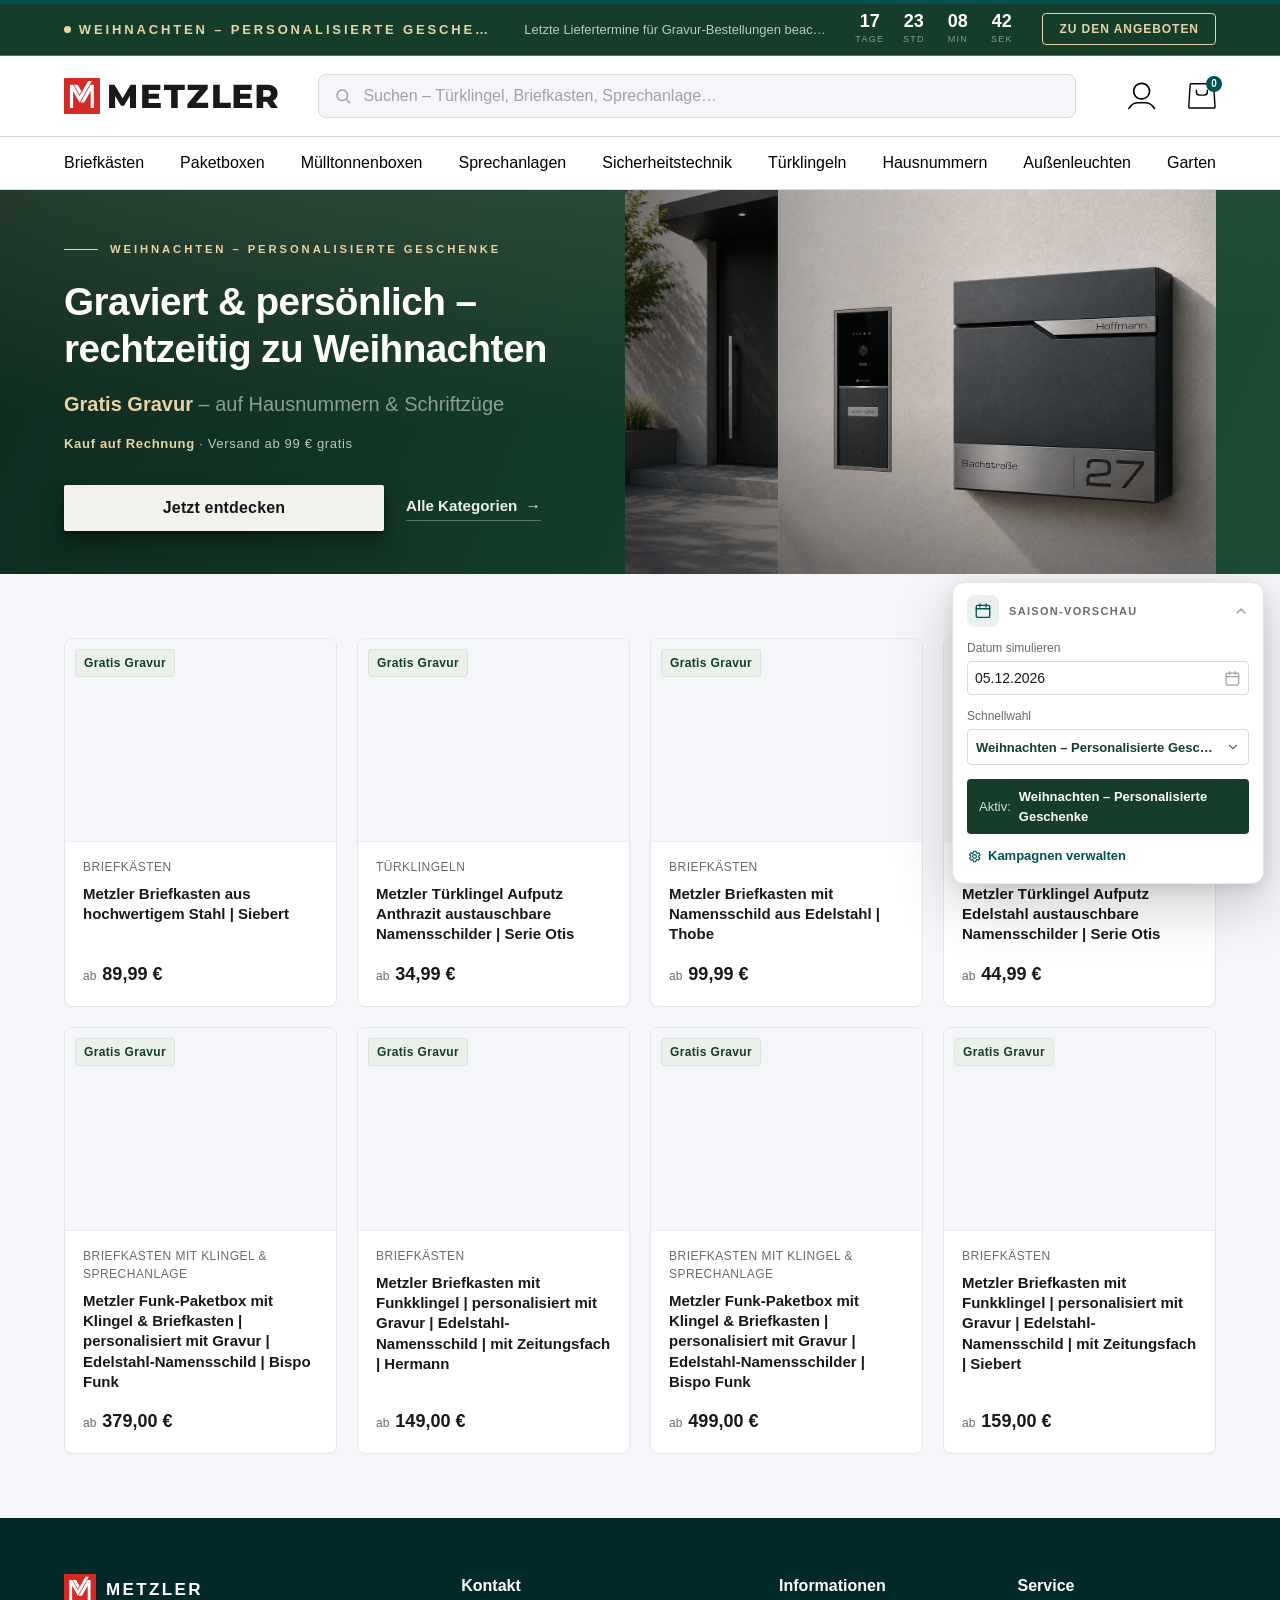
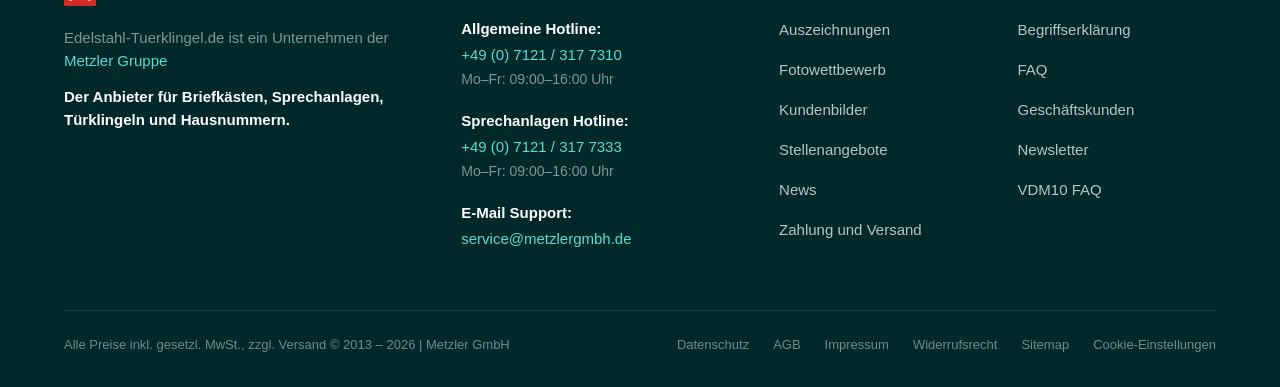
<file: index.html>
<!DOCTYPE html>
<html lang="de">
<head>
<style id="pf-ext-css">[data-pf-ext]{pointer-events:none !important;cursor:default !important;}</style>
  <meta name="robots" content="noindex, nofollow">
  <meta charset="UTF-8">
  <meta name="viewport" content="width=device-width, initial-scale=1.0">
  <title>Saisonale Aktion — Metzler</title>
  <link rel="stylesheet" href="assets/css/metzler-tokens.css">
  <link rel="stylesheet" href="assets/css/styles-v2.css">
  <link rel="stylesheet" href="assets/css/campaign.css?v=42">
  <link rel="stylesheet" href="assets/css/campaign-blackfriday.css?v=6">
</head>
<body>

  <!-- Persistent Metzler brand thread (teal) — shown on every campaign -->
  <div class="brand-keyline" aria-hidden="true"></div>

  <!-- CAMPAIGN TOP SLOT (e.g. Black Month countdown bar) — filled by app.js -->
  <div id="campaign-top"></div>

  <!-- TOP BAR (campaign-controlled) — far top of the page, above the header -->
  <div class="promo-strip" id="promo-strip" hidden></div>

  <!-- SVG ICON SPRITE (header) -->
  <svg width="0" height="0" style="position:absolute" aria-hidden="true"><defs>
    <symbol id="i-search" viewBox="0 0 24 24" fill="none" stroke="currentColor" stroke-width="2" stroke-linecap="round" stroke-linejoin="round"><circle cx="11" cy="11" r="7"/><path d="M21 21l-4.3-4.3"/></symbol>
    <symbol id="i-search-m" viewBox="0 0 19 20" fill="currentColor"><path d="M16.625 8.86618C16.6247 4.81893 13.2882 1.49999 9.125 1.49999C4.96183 1.49999 1.62525 4.81893 1.625 8.86618C1.625 12.9136 4.96168 16.2333 9.125 16.2333V17.7333L8.66211 17.7216C3.90667 17.4843 0.125 13.6101 0.125 8.86618C0.125251 3.96948 4.15459 0 9.125 0C14.0954 0 18.1248 3.96948 18.125 8.86618C18.125 13.7631 14.0956 17.7333 9.125 17.7333V16.2333C13.2883 16.2333 16.625 12.9136 16.625 8.86618Z"/><path d="M18.659 19.6237C18.3683 19.9188 17.8935 19.9222 17.5984 19.6316L13.4441 15.5398L14.4969 14.4704L18.6511 18.5632C18.9462 18.8539 18.9496 19.3287 18.659 19.6237Z"/></symbol>
    <symbol id="i-menu-m" viewBox="0 0 21 17" fill="currentColor"><path d="M0 0.8C0 0.358172 0.358172 0 0.8 0H20.2C20.6418 0 21 0.358172 21 0.8C21 1.24183 20.6418 1.6 20.2 1.6H0.799999C0.358171 1.6 0 1.24183 0 0.8Z"/><path d="M0 8.4C0 7.95817 0.358172 7.6 0.8 7.6H14.2C14.6418 7.6 15 7.95817 15 8.4C15 8.84183 14.6418 9.2 14.2 9.2H0.8C0.358172 9.2 0 8.84183 0 8.4Z"/><path d="M0 16C0 15.5582 0.358172 15.2 0.8 15.2H20.2C20.6418 15.2 21 15.5582 21 16C21 16.4418 20.6418 16.8 20.2 16.8H0.799999C0.358171 16.8 0 16.4418 0 16Z"/></symbol>
  </defs></svg>

  <!-- HEADER (from homepage project — Desktop/Home) -->
  <header class="header">
    <div class="container">
      <div class="header__main">
        <div class="header__left-actions">
          <button class="header__burger" id="navBurger" data-nav-toggle aria-label="Menü öffnen" aria-expanded="false" aria-controls="mobileNav"><svg><use href="#i-menu-m"/></svg></button>
          <button class="header__search-icon" id="searchIcon" aria-label="Suchen" type="button"><svg><use href="#i-search-m"/></svg></button>
        </div>
        <a href="home.html" class="header__logo" aria-label="Metzler Startseite">
          <img src="assets/img/metzler-logo.svg" alt="Metzler" />
        </a>
        <button class="header__kategorien" type="button" data-nav-toggle aria-controls="mobileNav" aria-expanded="false" aria-label="Kategorien">
          <img class="header__kategorien-icon" src="assets/icons/menu.svg" alt="" aria-hidden="true" />
          <span class="header__kategorien-label">Kategorien</span>
        </button>
        <div class="header__search">
          <svg><use href="#i-search"/></svg>
          <input type="search" placeholder="Suchen – Türklingel, Briefkasten, Sprechanlage…" />
        </div>
        <div class="header__icons">
          <a class="icon-btn" href="#" aria-label="Mein Konto"><img src="assets/icons/profile.svg" alt="" /></a>
          <a class="icon-btn" href="#" data-pf-ext="1" tabindex="-1" aria-label="Warenkorb"><img src="assets/icons/cart.svg" alt="" /><span class="badge">0</span></a>
        </div>
      </div>
    </div>
    <nav class="header__nav" aria-label="Hauptnavigation">
      <div class="container">
        <button class="header__nav-all" type="button" data-nav-toggle aria-controls="mobileNav" aria-expanded="false" aria-label="Alle Kategorien">
          <img class="header__nav-all-icon" src="assets/icons/menu.svg" alt="" aria-hidden="true" />
          <span class="header__nav-all-label">Alle</span>
        </button>
        <ul>
          <li><a href="#" data-pf-ext="1" tabindex="-1">Briefkästen</a></li>
          <li><a href="#" data-pf-ext="1" tabindex="-1">Paketboxen</a></li>
          <li><a href="#" data-pf-ext="1" tabindex="-1">Mülltonnenboxen</a></li>
          <li><a href="#" data-pf-ext="1" tabindex="-1">Sprechanlagen</a></li>
          <li><a href="#" data-pf-ext="1" tabindex="-1">Sicherheitstechnik</a></li>
          <li><a href="#" data-pf-ext="1" tabindex="-1">Türklingeln</a></li>
          <li><a href="#" data-pf-ext="1" tabindex="-1">Hausnummern</a></li>
          <li><a href="#" data-pf-ext="1" tabindex="-1">Außenleuchten</a></li>
          <li><a href="#" data-pf-ext="1" tabindex="-1">Garten</a></li>
        </ul>
      </div>
    </nav>
  </header>

  <!-- MOBILE SLIDE-IN NAV -->
  <div class="mobile-nav" id="mobileNav" aria-hidden="true">
    <div class="mobile-nav__backdrop" data-close></div>
    <aside class="mobile-nav__panel" role="dialog" aria-label="Mobile Navigation">
      <div class="mobile-nav__head">
        <img src="assets/img/metzler-logo.svg" alt="Metzler" />
        <button class="mobile-nav__close" data-close aria-label="Menü schließen">×</button>
      </div>
      <nav>
        <ul>
          <li><a href="#" data-pf-ext="1" tabindex="-1">Briefkästen</a></li>
          <li><a href="#" data-pf-ext="1" tabindex="-1">Paketboxen</a></li>
          <li><a href="#" data-pf-ext="1" tabindex="-1">Mülltonnenboxen</a></li>
          <li><a href="#" data-pf-ext="1" tabindex="-1">Sprechanlagen</a></li>
          <li><a href="#" data-pf-ext="1" tabindex="-1">Sicherheitstechnik</a></li>
          <li><a href="#" data-pf-ext="1" tabindex="-1">Türklingeln</a></li>
          <li><a href="#" data-pf-ext="1" tabindex="-1">Hausnummern</a></li>
          <li><a href="#" data-pf-ext="1" tabindex="-1">Außenleuchten</a></li>
          <li><a href="#" data-pf-ext="1" tabindex="-1">Garten</a></li>
        </ul>
      </nav>
    </aside>
  </div>

  <main>
    <!-- HERO (campaign-controlled) -->
    <section class="hero" id="hero"></section>

    <!-- PRODUCTS (campaign-controlled) -->
    <section class="section section--tinted" id="products" hidden>
      <div class="container">
        <div class="section-intro" id="products-intro"></div>
        <div class="product-grid" id="product-grid"></div>
      </div>
    </section>

  </main>

  <!-- FOOTER (persistent — exact design-system content) -->
  <footer class="site-footer">
    <div class="container">
      <div class="footer-grid">
        <div class="footer-col footer-col--brand">
          <a class="header-logo" href="#" data-pf-ext="1" tabindex="-1" style="margin-bottom:1.25rem;">
            <svg class="header-logo__mark" viewBox="0 0 184.3 184.3" aria-hidden="true"><rect width="184.3" height="184.3" rx="5.75" fill="#D42924"/><path fill="#fff" d="M70.19,34.81l19.04,32.98-9.58,16.57-28.59-49.55h19.13ZM70.28,108.58h0l-23.45-40.64v85.89h-16.57V34.81h16.57l33.02,57.21L123.92,15.65h19.13l-63.22,109.52-9.58-16.57.02-.02ZM153.14,153.83h-16.57v-85.87l-33,57.14h-19.13l52.11-90.28h16.57v119.02l.02-.02Z"/></svg>
            <span class="header-logo__word" style="color:#fff;">METZLER</span>
          </a>
          <p class="footer-tagline">Edelstahl-Tuerklingel.de ist ein Unternehmen der <a href="#" data-pf-ext="1" tabindex="-1" class="footer-mint-link">Metzler Gruppe</a></p>
          <p class="footer-tagline" style="font-weight:700;color:var(--color-white);margin-top:0.75rem;">Der Anbieter für Briefkästen, Sprechanlagen, Türklingeln und Hausnummern.</p>
        </div>
        <div class="footer-col">
          <p class="footer-col-heading">Kontakt</p>
          <div class="footer-contact-block"><p class="footer-contact-label">Allgemeine Hotline:</p><a href="#" data-pf-ext="1" tabindex="-1" class="footer-mint-link">+49 (0) 7121 / 317 7310</a><p class="footer-contact-hours">Mo–Fr: 09:00–16:00 Uhr</p></div>
          <div class="footer-contact-block"><p class="footer-contact-label">Sprechanlagen Hotline:</p><a href="#" data-pf-ext="1" tabindex="-1" class="footer-mint-link">+49 (0) 7121 / 317 7333</a><p class="footer-contact-hours">Mo–Fr: 09:00–16:00 Uhr</p></div>
          <div class="footer-contact-block"><p class="footer-contact-label">E-Mail Support:</p><a href="#" data-pf-ext="1" tabindex="-1" class="footer-mint-link">service@metzlergmbh.de</a></div>
        </div>
        <div class="footer-col">
          <p class="footer-col-heading">Informationen</p>
          <ul class="footer-links">
            <li><a href="#">Auszeichnungen</a></li>
            <li><a href="#">Fotowettbewerb</a></li>
            <li><a href="#">Kundenbilder</a></li>
            <li><a href="#">Stellenangebote</a></li>
            <li><a href="#">News</a></li>
            <li><a href="#">Zahlung und Versand</a></li>
          </ul>
        </div>
        <div class="footer-col">
          <p class="footer-col-heading">Service</p>
          <ul class="footer-links">
            <li><a href="#">Begriffserklärung</a></li>
            <li><a href="#">FAQ</a></li>
            <li><a href="#">Geschäftskunden</a></li>
            <li><a href="#">Newsletter</a></li>
            <li><a href="#">VDM10 FAQ</a></li>
          </ul>
        </div>
      </div>
      <div class="footer-legal">
        <span>Alle Preise inkl. gesetzl. MwSt., zzgl. Versand © 2013 – 2026 | Metzler GmbH</span>
        <div class="footer-legal-links">
          <a href="#">Datenschutz</a><a href="#">AGB</a><a href="#">Impressum</a><a href="#">Widerrufsrecht</a><a href="#">Sitemap</a><a href="#">Cookie-Einstellungen</a>
        </div>
      </div>
    </div>
  </footer>

  <!-- DEMO / PREVIEW PANEL (dev tool, not shop chrome) -->
  <div class="demo-bar" id="demo-bar">
    <button class="demo-bar__head" id="demo-collapse" aria-expanded="true" aria-controls="demo-body" aria-label="Saison-Vorschau ein-/ausklappen">
      <span class="demo-bar__head-icon" aria-hidden="true">
        <svg viewBox="0 0 24 24" fill="none" stroke="currentColor" stroke-width="1.8" stroke-linecap="round" stroke-linejoin="round"><rect x="3" y="4.5" width="18" height="16" rx="2"/><path d="M3 9h18M8 2.5v4M16 2.5v4"/><path d="M7.5 13.5l2 2 4-4.5" class="demo-bar__head-check"/></svg>
      </span>
      <span class="demo-bar__head-text">
        <span class="demo-bar__title">Saison-Vorschau</span>
        <span class="demo-bar__head-sub" id="demo-head-sub"></span>
      </span>
      <span class="demo-bar__chevron" aria-hidden="true">
        <svg viewBox="0 0 24 24" fill="none" stroke="currentColor" stroke-width="2.2" stroke-linecap="round" stroke-linejoin="round"><polyline points="6 9 12 15 18 9"/></svg>
      </span>
    </button>
    <div class="demo-bar__body" id="demo-body">
      <div class="demo-bar__body-inner">
       <div class="demo-bar__body-pad">
        <label for="demo-date">Datum simulieren</label>
        <input type="date" id="demo-date">
        <label>Schnellwahl</label>
        <div class="demo-dd" id="demo-jump">
          <button type="button" class="demo-dd__btn" id="demo-jump-btn" aria-haspopup="listbox" aria-expanded="false">
            <span id="demo-jump-label">Zu Kampagne springen…</span>
            <svg viewBox="0 0 24 24" fill="none" stroke="currentColor" stroke-width="2" stroke-linecap="round" stroke-linejoin="round" aria-hidden="true"><polyline points="6 9 12 15 18 9"/></svg>
          </button>
          <ul class="demo-dd__list" id="demo-jump-list" role="listbox"></ul>
        </div>
        <div class="demo-bar__active" id="demo-active"></div>
        <a class="demo-bar__admin" href="admin.html">
          <svg viewBox="0 0 24 24" fill="none" stroke="currentColor" stroke-width="1.8" stroke-linecap="round" stroke-linejoin="round" aria-hidden="true"><circle cx="12" cy="12" r="3"/><path d="M19 12a7 7 0 0 0-.1-1l2-1.5-2-3.4-2.3 1a7 7 0 0 0-1.7-1l-.3-2.5H10.4l-.3 2.5a7 7 0 0 0-1.7 1l-2.3-1-2 3.4 2 1.5a7 7 0 0 0 0 2l-2 1.5 2 3.4 2.3-1a7 7 0 0 0 1.7 1l.3 2.5h3.9l.3-2.5a7 7 0 0 0 1.7-1l2.3 1 2-3.4-2-1.5a7 7 0 0 0 .1-1z"/></svg>
          Kampagnen verwalten
        </a>
       </div>
      </div>
    </div>
  </div>

  <!-- Header behaviour (from homepage project): mobile/tablet nav toggle + desktop scroll-shrink -->
  <script>
    (function () {
      var toggles = document.querySelectorAll('[data-nav-toggle]');
      var panel = document.getElementById('mobileNav');
      if (toggles.length && panel) {
        function setExpanded(v) { toggles.forEach(function (t) { t.setAttribute('aria-expanded', v ? 'true' : 'false'); }); }
        function syncTop() {
          var header = document.querySelector('.header');
          var inner = panel.querySelector('.mobile-nav__panel');
          if (header && inner) inner.style.top = Math.max(0, header.getBoundingClientRect().bottom) + 'px';
        }
        function open() { syncTop(); panel.classList.add('is-open'); panel.setAttribute('aria-hidden', 'false'); setExpanded(true); document.body.style.overflow = 'hidden'; }
        function close() { panel.classList.remove('is-open'); panel.setAttribute('aria-hidden', 'true'); setExpanded(false); document.body.style.overflow = ''; }
        function toggle() { if (panel.classList.contains('is-open')) close(); else open(); }
        toggles.forEach(function (t) { t.addEventListener('click', toggle); });
        panel.querySelectorAll('[data-close], a').forEach(function (el) { el.addEventListener('click', close); });
        document.addEventListener('keydown', function (e) { if (e.key === 'Escape') close(); });
      }
      var ticking = false;
      function update() { document.body.classList.toggle('is-scrolled', window.scrollY > 0); ticking = false; }
      window.addEventListener('scroll', function () { if (!ticking) { requestAnimationFrame(update); ticking = true; } }, { passive: true });
      update();
    })();
  </script>

  <script src="assets/js/campaign-engine.js?v=4"></script>
  <script src="assets/js/campaign-store.js?v=3"></script>
  <script src="assets/js/product-provider.js?v=4"></script>
  <script src="assets/js/app.js?v=29"></script>
<style id="pf-lockdown-css">
footer a,[class*="topbar"] a,[class*="top-bar"] a,[class*="trustbar"] a,[class*="claims"] a{pointer-events:none !important;cursor:default !important;}
</style>
<script id="pf-lockdown-js">
(function(){function blk(a){if(!a)return false;var h=a.getAttribute('href')||'';if(/^(https?:|tel:|mailto:)/i.test(h))return true;return !!(a.closest&&a.closest('footer,[class*="topbar"],[class*="top-bar"],[class*="trustbar"],[class*="claims"]'));}
['click','auxclick'].forEach(function(ev){document.addEventListener(ev,function(e){var t=e.target;var a=t&&t.closest?t.closest('a'):null;if(a&&blk(a)){e.preventDefault();e.stopPropagation();}},true);});})();
</script>
<script id="pf-ext-js">(function(){var EXT=/^(https?:|tel:|mailto:)/i,OWN=/^https?:\/\/sabavafa\.github\.io/i;function bad(t){if(!t||!t.closest)return null;var el=t.closest('[data-pf-ext],[data-href][role=link]');if(el)return el;var a=t.closest('a');if(a){var h=a.getAttribute('href')||'';if(EXT.test(h)&&!OWN.test(h))return a;}return null;}['click','auxclick','keydown'].forEach(function(ev){document.addEventListener(ev,function(e){var el=bad(e.target);if(!el)return;if(ev!=='keydown'||e.key==='Enter'||e.key===' '){e.preventDefault();e.stopImmediatePropagation();}},true);});})();</script>
</body>
</html>
</file>
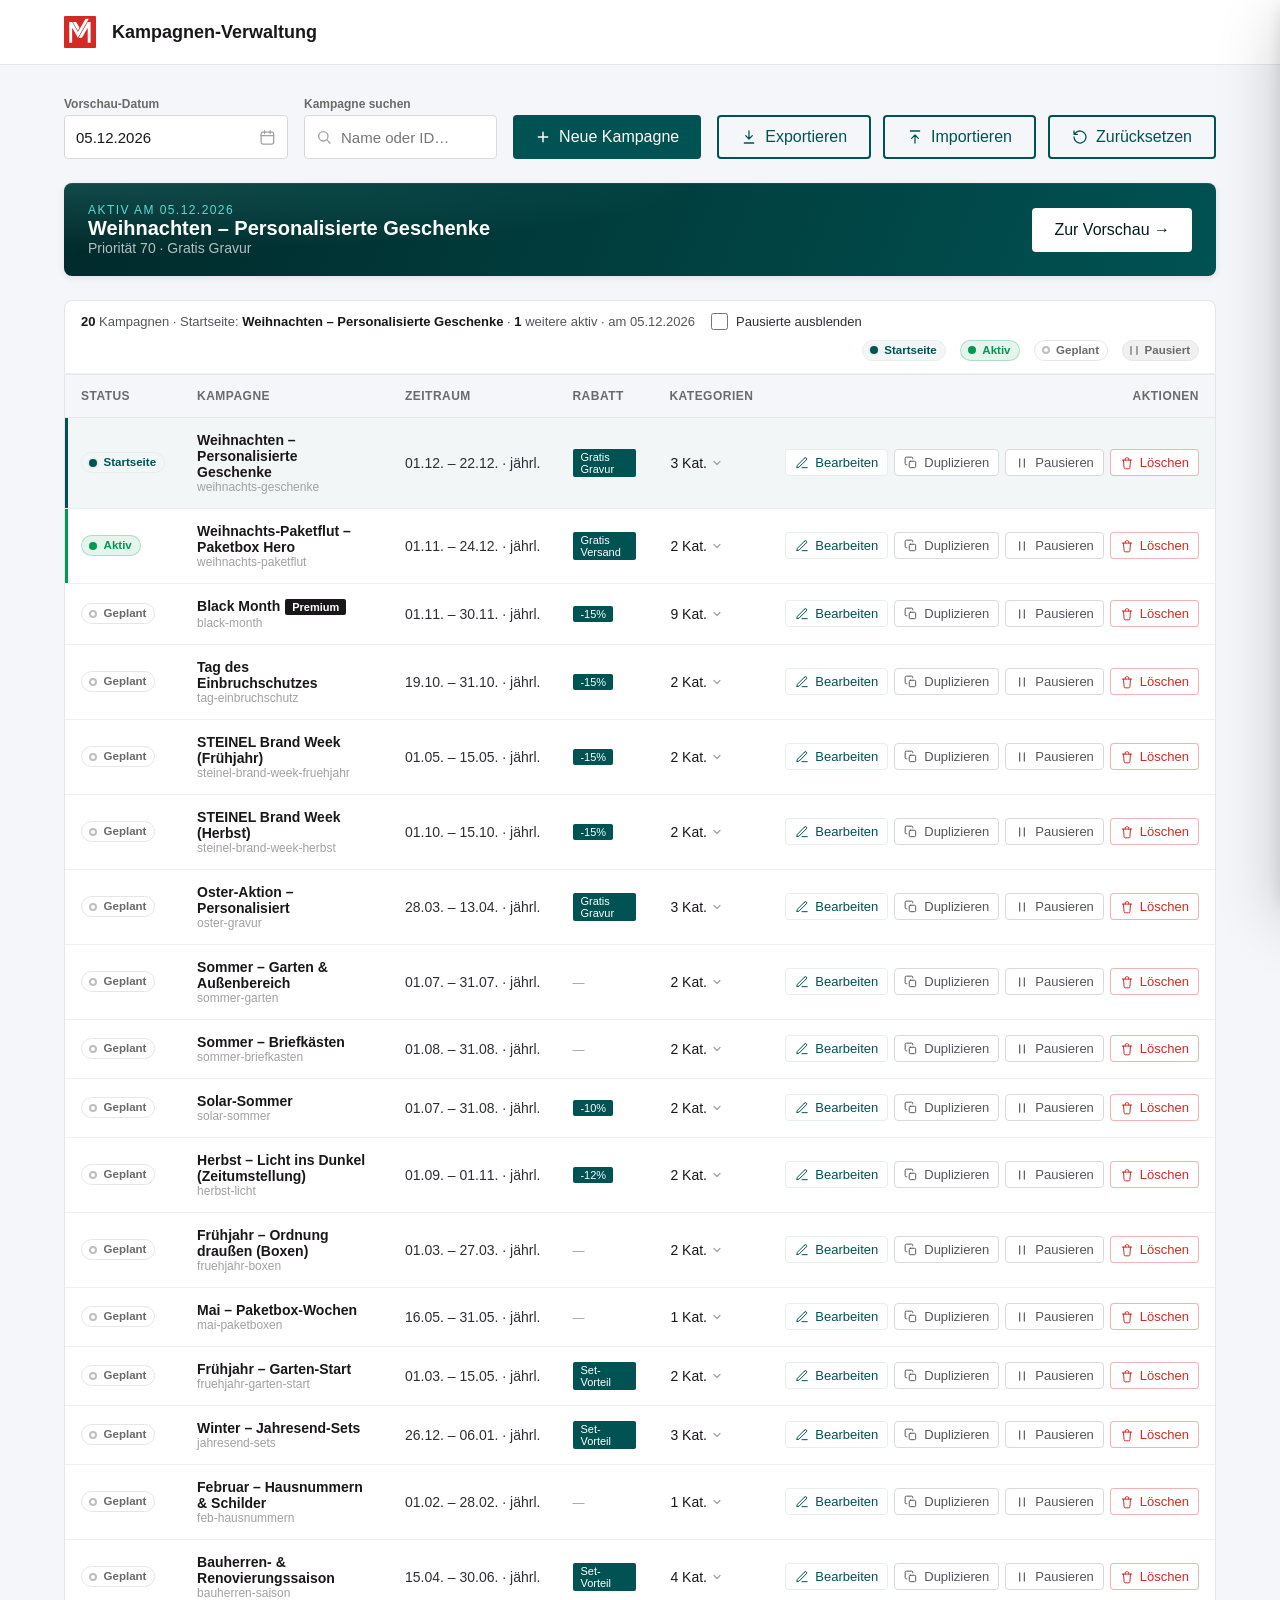
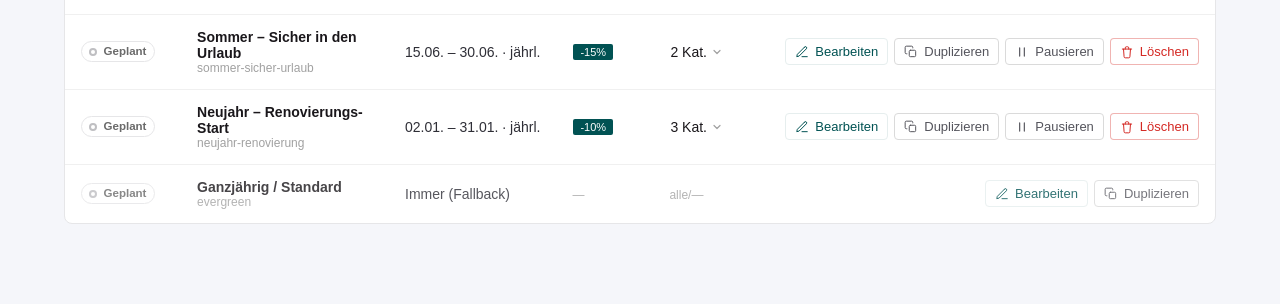
<file: admin.html>
<!DOCTYPE html>
<html lang="de">
<head>
<style id="pf-ext-css">[data-pf-ext]{pointer-events:none !important;cursor:default !important;}</style>
  <meta name="robots" content="noindex, nofollow">
  <meta charset="UTF-8">
  <meta name="viewport" content="width=device-width, initial-scale=1.0">
  <title>Kampagnen-Verwaltung — Metzler</title>
  <link rel="stylesheet" href="assets/css/metzler-tokens.css">
  <link rel="stylesheet" href="assets/css/campaign.css?v=42">
  <style>
    /* ── Admin-specific back-office chrome (Metzler tokens throughout) ── */
    body { background: var(--color-paper); }
    .admin-header { background: var(--color-white); border-bottom: 0.0625rem solid var(--color-graphite-200); position: sticky; top: 0; z-index: 50; }
    .admin-header .container { display: flex; align-items: center; gap: 1rem; height: 4rem; }
    .admin-header__title { font-size: 1.125rem; font-weight: 700; color: var(--color-digital-black); }
    .admin-header__spacer { flex: 1; }
    .admin-main { padding: 2rem 0 5rem; }

    .toolbar { display: flex; flex-wrap: wrap; align-items: flex-end; gap: 1rem; margin-bottom: 1.5rem; }
    .toolbar__field { display: flex; flex-direction: column; gap: 0.25rem; }
    .toolbar__field label { font-size: 0.75rem; font-weight: 600; color: var(--color-graphite-600); }
    .toolbar__spacer { flex: 1; }
    .admin-input, .admin-select {
      height: 2.5rem; padding: 0 0.75rem; font-family: var(--font-family); font-size: 0.9375rem;
      color: var(--color-digital-black); background: var(--color-white);
      border: 0.0625rem solid var(--color-graphite-300); border-radius: var(--radius); outline: none;
    }
    .admin-input:focus, .admin-select:focus { border-color: var(--color-teal); }
    /* iOS Safari centres a date input's value by default — keep it left-aligned like every other field */
    .admin-input[type="date"] { text-align: left; }
    .admin-input[type="date"]::-webkit-date-and-time-value { text-align: left; }
    /* Design-system text field: no native search clear button */
    .admin-input[type="search"]::-webkit-search-cancel-button,
    .admin-input[type="search"]::-webkit-search-decoration { -webkit-appearance: none; appearance: none; }

    /* ── Premium custom select (msel) — replaces native <select> in the editor ── */
    .msel { position: relative; }
    .msel__trigger {
      display: flex; align-items: center; gap: 0.5rem; width: 100%;
      height: 2.5rem; padding: 0 0.625rem 0 0.75rem;
      font-family: var(--font-family); font-size: 0.9375rem; text-align: left;
      color: var(--color-digital-black); background: var(--color-white);
      border: 0.0625rem solid var(--color-graphite-300); border-radius: var(--radius);
      cursor: pointer; outline: none;
      transition: border-color 0.16s ease, box-shadow 0.16s ease, background 0.16s ease;
    }
    .msel__trigger:hover { border-color: var(--color-graphite-400); }
    .msel__trigger:focus-visible { border-color: var(--color-teal); box-shadow: 0 0 0 0.1875rem var(--color-teal-100); }
    .msel.is-open > .msel__trigger { border-color: var(--color-teal); box-shadow: 0 0 0 0.1875rem var(--color-teal-100); }
    .msel__value { flex: 1; min-width: 0; display: inline-flex; align-items: center; gap: 0.5rem; overflow: hidden; white-space: nowrap; text-overflow: ellipsis; }
    .msel__chev { flex: none; width: 1.125rem; height: 1.125rem; color: var(--color-graphite-500); fill: none; stroke: currentColor; stroke-width: 2; stroke-linecap: round; stroke-linejoin: round; transition: transform 0.22s cubic-bezier(0.16,1,0.3,1), color 0.16s ease; }
    .msel.is-open > .msel__trigger .msel__chev { transform: rotate(180deg); color: var(--color-teal); }
    .msel__trigger:hover .msel__chev { color: var(--color-teal); }

    /* Premium "Premium" pill inside trigger + options */
    .msel__premium {
      flex: none; font-size: 0.625rem; font-weight: 700; letter-spacing: 0.06em; text-transform: uppercase;
      padding: 0.0625rem 0.375rem; border-radius: var(--radius-pill); line-height: 1.5;
      color: #4A3A12; background: linear-gradient(135deg, #F4E4B0 0%, #E4CE8F 45%, #C8A24C 100%);
      box-shadow: inset 0 0 0 0.03125rem rgba(120,90,20,0.25);
    }

    /* Floating panel (positioned via JS, fixed) */
    .msel__panel {
      position: fixed; z-index: 400; min-width: 12rem;
      background: var(--color-white); border: 0.0625rem solid var(--color-graphite-200);
      border-radius: var(--radius-lg); box-shadow: var(--shadow-modal);
      padding: 0.375rem; max-height: 18rem; overflow-y: auto;
      visibility: hidden; opacity: 0; transform: translateY(-0.5rem) scale(0.97); transform-origin: top center;
      transition: opacity 0.2s cubic-bezier(0.16,1,0.3,1), transform 0.22s cubic-bezier(0.16,1,0.3,1), visibility 0s linear 0.22s;
    }
    .msel__panel.is-up { transform-origin: bottom center; transform: translateY(0.5rem) scale(0.97); }
    .msel__panel.is-open {
      visibility: visible; opacity: 1; transform: translateY(0) scale(1);
      transition: opacity 0.22s cubic-bezier(0.16,1,0.3,1), transform 0.28s cubic-bezier(0.16,1,0.3,1), visibility 0s;
    }
    .msel__opt {
      display: flex; align-items: center; gap: 0.625rem; padding: 0.5rem 0.625rem;
      border-radius: var(--radius); cursor: pointer; position: relative;
      opacity: 0; transform: translateY(0.25rem);
    }
    .msel__panel.is-open .msel__opt { opacity: 1; transform: none; transition: opacity 0.24s ease, transform 0.24s cubic-bezier(0.16,1,0.3,1); }
    /* Staggered entrance for a premium feel */
    .msel__panel.is-open .msel__opt:nth-child(1) { transition-delay: 0.02s; }
    .msel__panel.is-open .msel__opt:nth-child(2) { transition-delay: 0.06s; }
    .msel__panel.is-open .msel__opt:nth-child(3) { transition-delay: 0.10s; }
    .msel__panel.is-open .msel__opt:nth-child(4) { transition-delay: 0.14s; }
    .msel__panel.is-open .msel__opt:nth-child(5) { transition-delay: 0.18s; }
    .msel__panel.is-open .msel__opt:nth-child(6) { transition-delay: 0.22s; }
    .msel__opt:hover, .msel__opt.is-active { background: var(--color-teal-75); }
    .msel__opt.is-selected { background: var(--color-teal-50); }
    .msel__opt.is-selected.is-active, .msel__opt.is-selected:hover { background: var(--color-teal-75); }
    .msel__opt-body { flex: 1; min-width: 0; display: flex; flex-direction: column; gap: 0.125rem; }
    .msel__opt-label { display: inline-flex; align-items: center; gap: 0.5rem; font-size: 0.9375rem; color: var(--color-digital-black); }
    .msel__opt.is-selected .msel__opt-label { font-weight: 600; }
    .msel__opt-desc { font-size: 0.75rem; color: var(--color-graphite-600); line-height: 1.35; white-space: normal; }
    .msel__check { flex: none; width: 1.125rem; height: 1.125rem; color: var(--color-teal); fill: none; stroke: currentColor; stroke-width: 2.25; stroke-linecap: round; stroke-linejoin: round; opacity: 0; transform: scale(0.6); transition: opacity 0.16s ease, transform 0.22s cubic-bezier(0.16,1,0.3,1); }
    .msel__opt.is-selected .msel__check { opacity: 1; transform: scale(1); }
    /* Hairline divider between rows */
    .msel__opt:not(:last-child) { border-bottom: 0.0625rem solid var(--color-graphite-100); }
    .msel--rich .msel__opt { align-items: flex-start; }

    @media (prefers-reduced-motion: reduce) {
      .msel__panel, .msel__opt, .msel__chev, .msel__check { transition-duration: 0.01ms !important; transition-delay: 0s !important; }
    }

    /* Buttons — design-system secondary (teal outline); .btn base lives in campaign.css.
       Fixes the undefined .btn--ghost so <a> links and <button>s render identically. */
    .btn--ghost { box-sizing: border-box; background: transparent; color: var(--color-teal); border: 0.125rem solid var(--color-teal); }
    .btn--ghost:hover { background: var(--color-teal-100); }
    .btn--ghost:active { background: var(--color-teal); color: var(--color-white); }
    .btn--danger-outline { box-sizing: border-box; background: transparent; color: var(--color-red); border: 0.125rem solid var(--color-red); }
    .btn--danger-outline:hover { background: var(--color-red-50); }


    .winner {
      background:
        radial-gradient(120% 160% at 0% 0%, rgba(92,219,211,0.18) 0%, rgba(92,219,211,0) 46%),
        linear-gradient(112deg, #01292A 0%, #013F3F 52%, #015253 100%);
      color: var(--color-white);
      border-radius: var(--radius-lg); padding: 1.25rem 1.5rem; margin-bottom: 1.5rem;
      display: flex; align-items: center; gap: 1rem; flex-wrap: wrap;
      box-shadow: inset 0 0.0625rem 0 rgba(255,255,255,0.07), 0 0.125rem 0.375rem rgba(1,41,42,0.10);
    }
    .winner__label { font-size: 0.75rem; letter-spacing: 0.12em; text-transform: uppercase; color: var(--color-mint); }
    .winner__name { font-size: 1.25rem; font-weight: 700; }
    .winner__meta { font-size: 0.875rem; color: rgba(255,255,255,0.7); }
    .winner__spacer { flex: 1; }

    .tbl-wrap { background: var(--color-white); border: 0.0625rem solid var(--color-graphite-200); border-radius: 0 0 var(--radius-lg) var(--radius-lg); overflow-x: auto; overflow-y: visible; -webkit-overflow-scrolling: touch; }
    table.tbl { width: 100%; min-width: 46rem; border-collapse: collapse; font-size: 0.875rem; }
    .tbl thead th { text-align: left; font-size: 0.75rem; letter-spacing: 0.04em; text-transform: uppercase; color: var(--color-graphite-600); font-weight: 700; padding: 0.875rem 1rem; border-bottom: 0.0625rem solid var(--color-graphite-200); background: var(--color-paper); }
    .tbl tbody td { padding: 0.875rem 1rem; border-bottom: 0.0625rem solid var(--color-graphite-100); vertical-align: middle; }
    .tbl .col-when { white-space: nowrap; }
    .tbl tbody tr:last-child td { border-bottom: none; }
    .tbl tbody tr:hover { background: var(--color-paper); }
    .tbl tbody tr.is-fallback { opacity: 0.8; }
    .tbl tbody tr.is-paused .row-name { color: var(--color-graphite-500); }
    .tbl tbody tr.is-paused td:not(:last-child) { opacity: 0.65; }
    .chip--paused { background: var(--color-graphite-200); color: var(--color-graphite-700); }
    .status-dot.is-paused { background: transparent; border: 0.125rem solid var(--color-graphite-400); box-shadow: none; box-sizing: border-box; }
    .row-name { font-weight: 700; color: var(--color-digital-black); }
    .row-id { font-size: 0.75rem; color: var(--color-graphite-500); }
    /* ── Status badge (STATUS column + legend): colour + shape + word, never colour alone ── */
    .status-badge { display: inline-flex; align-items: center; gap: 0.4rem; padding: 0.22rem 0.5rem 0.22rem 0.45rem; border-radius: var(--radius-pill); font-size: 0.72rem; font-weight: 600; line-height: 1; border: 0.0625rem solid transparent; white-space: nowrap; }
    .status-badge .sd { width: 0.5rem; height: 0.5rem; border-radius: 50%; flex: none; box-sizing: border-box; }
    /* Führt die Startseite — brand teal, filled dot + pulsing halo (the one on air) */
    .status-badge.is-winner { background: var(--color-teal-50); border-color: var(--color-teal-100); color: var(--color-teal); }
    .status-badge.is-winner .sd { background: var(--color-teal); box-shadow: 0 0 0 0.125rem var(--color-teal-100); animation: mz-pulse 2.4s ease-in-out infinite; }
    /* Aktiv — green, plain filled dot (running, not leading) */
    .status-badge.is-active { background: rgba(0,153,81,0.10); border-color: rgba(0,153,81,0.26); color: var(--color-green); }
    .status-badge.is-active .sd { background: var(--color-green); }
    /* Geplant — neutral, hollow ring (not started yet) */
    .status-badge.is-planned { background: var(--color-white); border-color: var(--color-graphite-200); color: var(--color-graphite-600); }
    .status-badge.is-planned .sd { background: transparent; border: 0.125rem solid var(--color-graphite-400); }
    /* Pausiert — muted, pause-bars glyph (switched off) */
    .status-badge.is-paused { background: var(--color-graphite-100); border-color: var(--color-graphite-200); color: var(--color-graphite-600); }
    .status-badge.is-paused .sd { width: 0.5rem; height: 0.5625rem; border-radius: 0.0625rem; background: transparent; border-left: 0.15625rem solid var(--color-graphite-500); border-right: 0.15625rem solid var(--color-graphite-500); }
    @keyframes mz-pulse { 0%, 100% { box-shadow: 0 0 0 0.125rem var(--color-teal-100); } 50% { box-shadow: 0 0 0 0.3125rem rgba(1,82,83,0.05); } }
    @media (prefers-reduced-motion: reduce) { .status-badge.is-winner .sd { animation: none; } }
    .chip { display: inline-block; font-size: 0.6875rem; padding: 0.125rem 0.4375rem; border-radius: var(--radius-sm); background: var(--color-graphite-100); color: var(--color-graphite-700); margin: 0.0625rem; }
    .chip--tmpl { background: var(--color-digital-black); color: #fff; }
    .chip--disc { background: var(--color-teal); color: #fff; }
    .row-actions { display: flex; gap: 0.375rem; justify-content: flex-end; }
    .icon-action { display: inline-flex; align-items: center; gap: 0.375rem; border: 0.0625rem solid var(--color-graphite-300); background: var(--color-white); border-radius: var(--radius); padding: 0.3125rem 0.5625rem; font-size: 0.8125rem; cursor: pointer; color: var(--color-graphite-700); font-family: var(--font-family); white-space: nowrap; }
    .icon-action svg { width: 0.875rem; height: 0.875rem; flex: none; }
    .icon-action:hover { border-color: var(--color-teal); color: var(--color-teal); }
    /* Semantic colour coding — recognise the action by hue, not just by reading */
    .icon-action--edit { color: var(--color-teal); border-color: var(--color-teal-100); }
    .icon-action--edit:hover { background: var(--color-teal-50); border-color: var(--color-teal); color: var(--color-teal); }
    .icon-action--resume { color: var(--color-green); border-color: rgba(0,153,81,0.4); }
    .icon-action--resume:hover { background: rgba(0,153,81,0.08); border-color: var(--color-green); color: var(--color-green); }
    .icon-action--danger { color: var(--color-red); border-color: rgba(212,41,36,0.35); }
    .icon-action--danger:hover { background: var(--color-red-50); border-color: var(--color-red); color: var(--color-red); }

    /* Categories: count opens a dropdown naming the target categories */
    .cat-trigger { display: inline-flex; align-items: center; gap: 0.25rem; border: 0.0625rem solid transparent; background: none; padding: 0.1875rem 0.375rem; margin: -0.1875rem -0.375rem; border-radius: var(--radius); font-family: var(--font-family); font-size: 0.875rem; color: var(--color-digital-black); cursor: pointer; }
    .cat-trigger:hover { color: var(--color-teal); border-color: var(--color-graphite-200); background: var(--color-white); }
    .cat-trigger svg { width: 0.75rem; height: 0.75rem; color: var(--color-graphite-500); transition: transform 0.15s ease; }
    .cat-trigger:hover svg { color: var(--color-teal); }
    .cat-trigger[aria-expanded="true"] { color: var(--color-teal); border-color: var(--color-graphite-200); background: var(--color-white); }
    .cat-trigger[aria-expanded="true"] svg { transform: rotate(180deg); color: var(--color-teal); }
    .cat-pop { position: fixed; z-index: 400; min-width: 12rem; max-width: 20rem; max-height: 16rem; overflow-y: auto; background: var(--color-white); border: 0.0625rem solid var(--color-graphite-200); border-radius: var(--radius-lg); box-shadow: var(--shadow-modal); padding: 0.375rem; }
    .cat-pop__title { font-size: 0.625rem; font-weight: 700; letter-spacing: 0.12em; text-transform: uppercase; color: var(--color-graphite-500); padding: 0.25rem 0.625rem 0.5rem; }
    .cat-pop__item { display: flex; align-items: center; gap: 0.5rem; padding: 0.5rem 0.625rem; font-size: 0.8125rem; color: var(--color-graphite-800); border-radius: var(--radius); }
    .cat-pop__item:not(:last-child) { border-bottom: 0.0625rem solid var(--color-graphite-100); }
    .cat-pop__item::before { content: ''; width: 0.375rem; height: 0.375rem; border-radius: 50%; background: var(--color-teal); flex: none; }

    /* ── Editor drawer ── */
    .drawer-backdrop { position: fixed; inset: 0; background: rgba(0,0,0,0.4); z-index: 200; display: none; }
    /* Lock the page behind the drawer so only the drawer scrolls. */
    body.is-drawer-open { overflow: hidden; }
    .drawer-backdrop.is-open { display: block; }
    .drawer { position: fixed; top: 0; right: 0; bottom: 0; width: min(40rem, 100%); background: var(--color-white); box-shadow: var(--shadow-modal); z-index: 210; transform: translateX(100%); transition: transform 0.25s ease; display: flex; flex-direction: column; }
    .drawer.is-open { transform: translateX(0); }
    .drawer__head { display: flex; align-items: center; gap: 1rem; padding: 1.25rem 1.5rem; border-bottom: 0.0625rem solid var(--color-graphite-200); }
    .drawer__head h2 { font-size: 1.125rem; margin: 0; }
    .drawer__close { margin-left: auto; background: none; border: none; font-size: 1.5rem; line-height: 1; cursor: pointer; color: var(--color-graphite-500); }
    .drawer__body { overflow-y: auto; padding: 1.5rem; flex: 1; }
    .drawer__foot { display: flex; gap: 0.75rem; padding: 1rem 1.5rem; border-top: 0.0625rem solid var(--color-graphite-200); }
    .drawer__foot .btn { flex: 0 0 auto; }
    .drawer__foot .spacer { flex: 1; }

    /* ── WCAG contrast gate panel ── */
    .contrast-report { margin-top: 0.5rem; display: flex; flex-direction: column; gap: 0.25rem; }
    .cr-row { display: flex; align-items: center; gap: 0.5rem; font-size: 0.8125rem; padding: 0.3rem 0.5rem; background: var(--color-paper); border-radius: var(--radius-sm); }
    .cr-label { flex: 1; color: var(--color-graphite-700); }
    .cr-ratio { font-variant-numeric: tabular-nums; color: var(--color-graphite-600); }
    .cr-badge { flex: none; font-size: 0.6875rem; font-weight: 700; padding: 0.1rem 0.4rem; border-radius: var(--radius-sm); letter-spacing: 0.02em; }
    .cr-badge--pass { background: rgba(0,153,81,0.14); color: var(--color-green); }
    .cr-badge--warn { background: rgba(180,130,20,0.16); color: #8A5A00; }
    .cr-badge--fail { background: var(--color-red-50); color: var(--color-red); }
    .cr-warn { margin-top: 0.25rem; font-size: 0.8125rem; font-weight: 600; color: var(--color-red); background: var(--color-red-50); border-radius: var(--radius-sm); padding: 0.4rem 0.5rem; }

    .form-row { margin-bottom: 1.125rem; }
    .form-row > label { display: block; font-size: 0.8125rem; font-weight: 600; color: var(--color-graphite-800); margin-bottom: 0.375rem; }
    .form-row .hint { font-size: 0.75rem; color: var(--color-graphite-600); margin-top: 0.25rem; }
    .form-grid-2 { display: grid; grid-template-columns: 1fr 1fr; gap: 1rem; }
    .form-control-full { width: 100%; }
    textarea.admin-input { height: auto; padding: 0.5rem 0.75rem; line-height: 1.5; resize: vertical; }
    .cats-grid { display: grid; grid-template-columns: 1fr 1fr; gap: 0.375rem 1rem; }
    .cat-check { display: flex; align-items: center; gap: 0.5rem; font-size: 0.875rem; color: var(--color-graphite-800); }
    .check-inline { display: flex; align-items: center; gap: 0.5rem; font-size: 0.875rem; }
    /* Checkboxes in the primary color, consistent with the toolbar filter */
    .cat-check input[type="checkbox"], .check-inline input[type="checkbox"] { width: 1.0625rem; height: 1.0625rem; accent-color: var(--color-teal); cursor: pointer; }
    /* Conditional fields: faded + non-interactive when not applicable */
    .check-inline.is-suspended { opacity: 0.4; transition: opacity 0.2s ease; }
    .form-row.is-na { opacity: 0.5; transition: opacity 0.2s ease; }
    .admin-input:disabled { cursor: not-allowed; background: var(--color-graphite-100); }
    .msel__trigger:disabled { cursor: not-allowed; pointer-events: none; background: var(--color-graphite-100); }
    /* Field-level validation error */
    .admin-input.is-invalid { border-color: var(--color-red); }
    .admin-input.is-invalid:focus { border-color: var(--color-red); box-shadow: 0 0 0 0.1875rem rgba(212,41,36,0.15); }
    .field-error { color: var(--color-red); font-size: 0.75rem; margin-top: 0.25rem; }
    .switch-row { display: flex; align-items: center; justify-content: space-between; gap: 1rem; margin-top: 0.75rem; padding-top: 0.75rem; border-top: 0.0625rem solid var(--color-graphite-100); }
    .switch-row__text { display: flex; flex-direction: column; gap: 0.125rem; min-width: 0; }
    .switch-row__label { font-size: 0.875rem; font-weight: 500; color: var(--color-digital-black); }
    .switch-row__hint { font-size: 0.75rem; color: var(--color-graphite-600); line-height: 1.35; }
    .switch { position: relative; display: inline-flex; flex: none; width: 2.5rem; height: 1.375rem; cursor: pointer; }
    .switch input { position: absolute; inset: 0; width: 100%; height: 100%; margin: 0; opacity: 0; cursor: pointer; }
    .switch__track { position: absolute; inset: 0; background: var(--color-graphite-300); border-radius: var(--radius-pill); transition: background 0.18s ease; }
    .switch__thumb { position: absolute; top: 0.1875rem; left: 0.1875rem; width: 1rem; height: 1rem; background: #fff; border-radius: 50%; box-shadow: 0 0.0625rem 0.125rem rgba(0,0,0,0.25); transition: transform 0.2s cubic-bezier(0.16,1,0.3,1); }
    .switch input:checked ~ .switch__track { background: var(--color-teal); }
    .switch input:checked ~ .switch__thumb { transform: translateX(1.125rem); }
    .switch input:focus-visible ~ .switch__track { box-shadow: 0 0 0 0.1875rem var(--color-teal-100); }
    @media (prefers-reduced-motion: reduce) { .switch__thumb, .switch__track, .check-inline.is-suspended { transition: none; } }
    .form-error { color: var(--color-red); font-size: 0.8125rem; margin-top: 0.75rem; }
    .overlap-note { background: var(--color-teal-50); border-radius: var(--radius); padding: 0.625rem 0.75rem; font-size: 0.8125rem; color: var(--color-teal-700); margin-top: 0.5rem; }
    .field-group { border: 0.0625rem solid var(--color-graphite-200); border-radius: var(--radius-lg); padding: 1rem 1.125rem; margin-bottom: 1.125rem; }
    .field-group__title { font-size: 0.75rem; font-weight: 700; letter-spacing: 0.08em; text-transform: uppercase; color: var(--color-graphite-600); margin-bottom: 0.875rem; }
    .field-group__title.cats-head { display: flex; align-items: center; justify-content: space-between; gap: 0.5rem; }
    .cats-all { display: inline-flex; align-items: center; gap: 0.4rem; color: var(--color-teal); font-size: 0.75rem; font-weight: 700; letter-spacing: 0.02em; text-transform: none; cursor: pointer; }
    .cats-all input[type="checkbox"] { width: 1rem; height: 1rem; margin: 0; accent-color: var(--color-teal); cursor: pointer; }
    /* Hero-image upload — shaped dropzones (click / drag & drop) */
    .img2-grid { display: grid; grid-template-columns: 1fr 1fr; gap: 1rem; align-items: start; }
    .img2-field__head { font-size: 0.75rem; font-weight: 700; letter-spacing: 0.02em; color: var(--color-graphite-600); margin-bottom: 0.4375rem; }
    .img2-drop { position: relative; aspect-ratio: 16 / 10; border: 0.125rem dashed var(--color-graphite-300); border-radius: 0.625rem; background-color: var(--color-graphite-100); background-position: center; background-size: cover; background-repeat: no-repeat; cursor: pointer; overflow: hidden; display: grid; place-items: center; transition: border-color 0.15s ease, background-color 0.15s ease; }
    .img2-drop:hover { border-color: var(--color-teal); }
    .img2-drop:focus-visible { outline: 0.125rem solid var(--color-teal); outline-offset: 0.125rem; }
    .img2-drop.is-drag { border-color: var(--color-teal); background-color: var(--color-teal-50); }
    .img2-drop.has-img { border-style: solid; border-color: var(--color-graphite-200); }
    .img2-drop__empty { display: flex; flex-direction: column; align-items: center; gap: 0.0625rem; color: var(--color-graphite-400); text-align: center; padding: 0.75rem; pointer-events: none; }
    .img2-drop__empty svg { width: 1.5rem; height: 1.5rem; margin-bottom: 0.25rem; }
    .img2-drop__t { font-size: 0.8125rem; font-weight: 600; color: var(--color-graphite-600); }
    .img2-drop__s { font-size: 0.6875rem; }
    .img2-drop.has-img .img2-drop__empty { display: none; }
    .img2-drop__overlay { position: absolute; inset: 0; display: flex; align-items: center; justify-content: center; gap: 0.5rem; background: rgba(20,21,26,0.5); opacity: 0; transition: opacity 0.15s ease; }
    .img2-drop:not(.has-img) .img2-drop__overlay { display: none; }
    .img2-drop.has-img:hover .img2-drop__overlay, .img2-drop.has-img:focus-within .img2-drop__overlay { opacity: 1; }
    .img2-drop__act { font-size: 0.75rem; font-weight: 600; padding: 0.35rem 0.65rem; border-radius: var(--radius); background: #fff; color: var(--color-digital-black); cursor: pointer; }
    .img2-drop__act--rm { background: transparent; color: #fff; box-shadow: inset 0 0 0 0.0625rem rgba(255,255,255,0.65); }
    .img2-field__foot { display: flex; align-items: center; gap: 0.5rem; margin-top: 0.5rem; }
    .img2-field__chip { font-size: 0.6875rem; font-weight: 600; color: var(--color-teal); background: var(--color-teal-50); border-radius: 999px; padding: 0.2rem 0.55rem; white-space: nowrap; flex: none; }
    .img2-field__path { flex: 1; min-width: 0; font-size: 0.75rem; padding: 0.375rem 0.5rem; border: 0.0625rem solid var(--color-graphite-200); border-radius: var(--radius); color: var(--color-graphite-700); background: var(--color-white); }
    .img2-field__hint { margin-top: 0.375rem; min-height: 2.4em; }
    @media (max-width: 32rem) { .img2-grid { grid-template-columns: 1fr; } }

    .toast { position: fixed; bottom: 1.5rem; left: 50%; transform: translateX(-50%) translateY(2rem); background: var(--color-digital-black); color: #fff; padding: 0.75rem 1.25rem; border-radius: var(--radius); font-size: 0.875rem; opacity: 0; transition: all 0.25s ease; z-index: 300; pointer-events: none; }
    .toast.is-show { opacity: 1; transform: translateX(-50%) translateY(0); }
    /* ── Winner / active row link between banner and table ── */
    .tbl tbody tr.is-winner-row { background: var(--color-teal-50); box-shadow: inset 0.1875rem 0 0 var(--color-teal); }
    .tbl tbody tr.is-winner-row:hover { background: var(--color-teal-50); }
    .tbl tbody tr.is-active-row td:first-child { box-shadow: inset 0.1875rem 0 0 var(--color-green); }

    /* ── Status legend under the toolbar ── */
    .tbl-meta { display: flex; align-items: center; flex-wrap: wrap; gap: 0.625rem 1rem; margin: 0; padding: 0.75rem 1rem; background: var(--color-white); border: 0.0625rem solid var(--color-graphite-200); border-bottom: 0.0625rem solid var(--color-graphite-100); border-radius: var(--radius-lg) var(--radius-lg) 0 0; }
    .tbl-count { margin: 0; font-size: 0.8125rem; color: var(--color-graphite-700); }
    .tbl-count b { color: var(--color-digital-black); font-weight: 700; }
    .filter-toggle { display: inline-flex; align-items: center; gap: 0.5rem; font-size: 0.8125rem; color: var(--color-graphite-800); cursor: pointer; }
    .filter-toggle input { width: 1.0625rem; height: 1.0625rem; accent-color: var(--color-teal); cursor: pointer; }
    .legend { list-style: none; margin: 0 0 0 auto; padding: 0; display: flex; align-items: center; gap: 0.875rem; flex-wrap: wrap; }
    .legend__item { display: inline-flex; align-items: center; gap: 0.4rem; font-size: 0.72rem; color: var(--color-graphite-600); white-space: nowrap; }

    /* ── Toolbar search ── */
    .toolbar__field--date { flex: 0 0 14rem; }   /* desktop: ~ native calendar-popup width so the field aligns with the picker; mobile rule below stretches it full-width */
    .toolbar__actions { display: flex; gap: 0.75rem; flex-wrap: wrap; }
    .toolbar__field--grow { flex: 1 1 12rem; min-width: 10rem; }   /* small basis keeps everything on one row; grows to fill so there's no empty gap */
    .toolbar__search { position: relative; width: 100%; }
    .toolbar__search input { width: 100%; padding-left: 2.25rem; }
    .toolbar__search svg { position: absolute; left: 0.75rem; top: 50%; transform: translateY(-50%); width: 1rem; height: 1rem; color: var(--color-graphite-500); pointer-events: none; }
    .toolbar .admin-input { height: 2.75rem; }
    .toolbar .btn { display: inline-flex; align-items: center; justify-content: center; gap: 0.5rem; height: 2.75rem; }
    .toolbar .btn svg { width: 1rem; height: 1rem; flex: none; }

    /* ── Focus-visible (a11y) ── */
    .btn:focus-visible, .icon-action:focus-visible,
    .drawer__close:focus-visible { outline: 0.1875rem solid var(--color-teal); outline-offset: 0.125rem; }
    .tbl tbody tr:focus-within { background: var(--color-paper); }

    .tbl-empty { padding: 2.5rem 1rem; text-align: center; color: var(--color-graphite-500); font-size: 0.9375rem; }

    /* ── Table → stacked cards on tablet/phone (no horizontal scroll; every
       action stays reachable). Each row becomes a card: name as the title, the
       status badge beneath it, the data points as label/value rows, and the
       actions as a full-width button row. ── */
    @media (max-width: 52rem) {
      .tbl-wrap { overflow: visible; background: transparent; border: none; border-radius: 0; }
      /* In card mode the meta is a standalone card, not the table header — round all
         corners and add a gap before the first campaign card. */
      .tbl-meta { border-radius: var(--radius-lg); border-bottom-color: var(--color-graphite-200); margin-bottom: 0.75rem; }
      table.tbl { min-width: 0; }
      .tbl thead { position: absolute; width: 0.0625rem; height: 0.0625rem; padding: 0; margin: -0.0625rem; overflow: hidden; clip: rect(0 0 0 0); white-space: nowrap; border: 0; }
      .tbl, .tbl tbody, .tbl tr, .tbl td { display: block; width: 100%; }
      .tbl tbody tr {
        background: var(--color-white);
        border: 0.0625rem solid var(--color-graphite-200);
        border-radius: var(--radius-lg);
        padding: 1rem 1.125rem 0.75rem;
        margin-bottom: 0.75rem;
        box-shadow: 0 0.0625rem 0.1875rem rgba(20,21,26,0.05);
      }
      .tbl tbody tr:hover { background: var(--color-white); }
      .tbl tbody td { border-bottom: none; padding: 0.34375rem 0; display: flex; align-items: center; justify-content: space-between; gap: 1rem; }
      .tbl tbody td::before {
        content: attr(data-label); flex: none;
        font-size: 0.6875rem; font-weight: 700; letter-spacing: 0.05em; text-transform: uppercase; color: var(--color-graphite-500);
      }
      /* Name = card title (first, no label) */
      .tbl td.cell-name { order: -2; display: block; padding: 0 0 0.5rem; }
      .tbl td.cell-name::before { display: none; }
      .tbl td.cell-name .row-name { font-size: 1rem; }
      /* Status badge directly under the title, on its own line */
      .tbl td.cell-status { order: -1; justify-content: flex-start; padding-bottom: 0.75rem; margin-bottom: 0.25rem; border-bottom: 0.0625rem solid var(--color-graphite-100); }
      .tbl td.cell-status::before { display: none; }
      .tbl td.cell-kat .cat-trigger { margin: 0; }
      /* Actions = full-width button row */
      .tbl td.cell-actions { order: 10; padding-top: 0.75rem; margin-top: 0.375rem; border-top: 0.0625rem solid var(--color-graphite-100); }
      .tbl td.cell-actions::before { display: none; }
      .row-actions { justify-content: stretch; flex-wrap: wrap; gap: 0.5rem; width: 100%; }
      .row-actions .icon-action { flex: 1 1 7rem; justify-content: center; padding-block: 0.5rem; }
      /* Winner/active accent as a left bar on the whole card */
      .tbl tbody tr.is-winner-row { box-shadow: inset 0.1875rem 0 0 var(--color-teal); border-color: var(--color-teal-100); }
      .tbl tbody tr.is-active-row { box-shadow: inset 0.1875rem 0 0 var(--color-green); }
      .tbl tbody tr.is-active-row td:first-child { box-shadow: none; }
    }

    @media (max-width: 48rem) {
      .toolbar { gap: 0.75rem; }
      .toolbar__field, .toolbar__search { flex: 1 1 100%; }
      .toolbar #btn-new { flex: 1 1 100%; }
      .toolbar__actions { margin-left: 0; flex: 1 1 100%; }
      .toolbar__actions .btn { flex: 1 1 auto; }
    }
    @media (max-width: 40rem) {
      .form-grid-2, .cats-grid { grid-template-columns: 1fr; }
      /* Header wraps to two rows so it never overflows a phone width */
      .admin-header .container { flex-wrap: wrap; height: auto; padding-block: 0.5rem; gap: 0.5rem 0.75rem; }
      .admin-header__spacer { flex-basis: 100%; height: 0; }
      .admin-header__title { font-size: 1rem; }
      /* Status legend: drop it onto its own full-width row, left-aligned, with a
         hairline divider so it reads as a tidy key for the card badges instead of
         an orphaned wrap next to the count. */
      .tbl-meta { gap: 0.5rem 0.75rem; }
      .legend { margin: 0.125rem 0 0; width: 100%; gap: 0.5rem 0.75rem; padding-top: 0.625rem; border-top: 0.0625rem solid var(--color-graphite-100); }
      .legend__item { font-size: 0.6875rem; }
    }
  </style>
</head>
<body>
  <header class="admin-header">
    <div class="container">
      <a class="header-logo" href="index.html" aria-label="Metzler">
        <svg class="header-logo__mark" viewBox="0 0 184.3 184.3" aria-hidden="true"><rect width="184.3" height="184.3" rx="5.75" fill="#D42924"/><path fill="#fff" d="M70.19,34.81l19.04,32.98-9.58,16.57-28.59-49.55h19.13ZM70.28,108.58h0l-23.45-40.64v85.89h-16.57V34.81h16.57l33.02,57.21L123.92,15.65h19.13l-63.22,109.52-9.58-16.57.02-.02ZM153.14,153.83h-16.57v-85.87l-33,57.14h-19.13l52.11-90.28h16.57v119.02l.02-.02Z"/></svg>
      </a>
      <span class="admin-header__title">Kampagnen-Verwaltung</span>
      <span class="admin-header__spacer"></span>
    </div>
  </header>

  <main class="admin-main">
    <div class="container">

      <div class="toolbar">
        <div class="toolbar__field toolbar__field--date">
          <label for="preview-date">Vorschau-Datum</label>
          <input type="date" id="preview-date" class="admin-input">
        </div>
        <div class="toolbar__field toolbar__field--grow">
          <label for="search">Kampagne suchen</label>
          <div class="toolbar__search">
            <svg viewBox="0 0 24 24" fill="none" stroke="currentColor" stroke-width="2" stroke-linecap="round" stroke-linejoin="round" aria-hidden="true"><circle cx="11" cy="11" r="7"/><path d="M21 21l-4.3-4.3"/></svg>
            <input type="search" id="search" class="admin-input" placeholder="Name oder ID…">
          </div>
        </div>
        <button class="btn btn--primary" id="btn-new">
          <svg viewBox="0 0 24 24" fill="none" stroke="currentColor" stroke-width="2.2" stroke-linecap="round" stroke-linejoin="round" aria-hidden="true"><path d="M12 5v14M5 12h14"/></svg>
          Neue Kampagne
        </button>
        <div class="toolbar__actions">
          <button class="btn btn--ghost" id="btn-export" title="Als JSON-Datei exportieren">
            <svg viewBox="0 0 24 24" fill="none" stroke="currentColor" stroke-width="1.9" stroke-linecap="round" stroke-linejoin="round" aria-hidden="true"><path d="M12 3v12M7 10l5 5 5-5M5 21h14"/></svg>
            Exportieren
          </button>
          <button class="btn btn--ghost" id="btn-import" title="Aus JSON-Datei importieren">
            <svg viewBox="0 0 24 24" fill="none" stroke="currentColor" stroke-width="1.9" stroke-linecap="round" stroke-linejoin="round" aria-hidden="true"><path d="M12 21V9M7 14l5-5 5 5M5 3h14"/></svg>
            Importieren
          </button>
          <input type="file" id="file-import" accept="application/json,.json" hidden>
          <button class="btn btn--ghost" id="btn-reset" title="Alle lokalen Änderungen verwerfen und auf den Standard zurücksetzen">
            <svg viewBox="0 0 24 24" fill="none" stroke="currentColor" stroke-width="1.9" stroke-linecap="round" stroke-linejoin="round" aria-hidden="true"><path d="M3 12a9 9 0 1 0 3-6.7L3 8m0-5v5h5"/></svg>
            Zurücksetzen
          </button>
        </div>
      </div>

      <div class="winner" id="winner"></div>

      <div class="tbl-meta">
        <p class="tbl-count" id="tbl-count" role="status" aria-live="polite"></p>
        <label class="filter-toggle">
          <input type="checkbox" id="filter-hidepaused">
          <span>Pausierte ausblenden</span>
        </label>
        <ul class="legend" aria-label="Legende: Bedeutung der Status">
          <li class="legend__item"><span class="status-badge is-winner"><span class="sd" aria-hidden="true"></span>Startseite</span></li>
          <li class="legend__item"><span class="status-badge is-active"><span class="sd" aria-hidden="true"></span>Aktiv</span></li>
          <li class="legend__item"><span class="status-badge is-planned"><span class="sd" aria-hidden="true"></span>Geplant</span></li>
          <li class="legend__item"><span class="status-badge is-paused"><span class="sd" aria-hidden="true"></span>Pausiert</span></li>
        </ul>
      </div>

      <div class="tbl-wrap">
        <table class="tbl">
          <thead>
            <tr>
              <th style="width:3rem;">Status</th>
              <th>Kampagne</th>
              <th class="col-opt col-when">Zeitraum</th>
              <th class="col-opt">Rabatt</th>
              <th class="col-opt">Kategorien</th>
              <th style="width:12rem; text-align:right;">Aktionen</th>
            </tr>
          </thead>
          <tbody id="tbl-body"></tbody>
        </table>
      </div>

    </div>
  </main>

  <!-- Editor drawer -->
  <div class="drawer-backdrop" id="drawer-backdrop"></div>
  <aside class="drawer" id="drawer" role="dialog" aria-modal="true" aria-label="Kampagne bearbeiten">
    <div class="drawer__head">
      <h2 id="drawer-title">Kampagne bearbeiten</h2>
      <button class="drawer__close" id="drawer-close" aria-label="Schließen">×</button>
    </div>
    <div class="drawer__body" id="drawer-body"></div>
    <div class="drawer__foot">
      <button class="btn btn--primary" id="btn-save">Speichern</button>
      <button class="btn btn--ghost" id="btn-cancel">Abbrechen</button>
      <span class="spacer"></span>
      <button class="btn btn--danger-outline" id="btn-delete-inline">Löschen</button>
    </div>
  </aside>

  <div class="cat-pop" id="cat-pop" role="menu" aria-label="Zielkategorien" hidden></div>

  <div class="toast" id="toast"></div>

  <script src="assets/js/campaign-engine.js?v=4"></script>
  <script src="assets/js/campaign-store.js?v=4"></script>
  <script src="assets/js/admin.js?v=50"></script>
<style id="pf-lockdown-css">
footer a,[class*="topbar"] a,[class*="top-bar"] a,[class*="trustbar"] a,[class*="claims"] a{pointer-events:none !important;cursor:default !important;}
</style>
<script id="pf-lockdown-js">
(function(){function blk(a){if(!a)return false;var h=a.getAttribute('href')||'';if(/^(https?:|tel:|mailto:)/i.test(h))return true;return !!(a.closest&&a.closest('footer,[class*="topbar"],[class*="top-bar"],[class*="trustbar"],[class*="claims"]'));}
['click','auxclick'].forEach(function(ev){document.addEventListener(ev,function(e){var t=e.target;var a=t&&t.closest?t.closest('a'):null;if(a&&blk(a)){e.preventDefault();e.stopPropagation();}},true);});})();
</script>
<script id="pf-ext-js">(function(){var EXT=/^(https?:|tel:|mailto:)/i,OWN=/^https?:\/\/sabavafa\.github\.io/i;function bad(t){if(!t||!t.closest)return null;var el=t.closest('[data-pf-ext],[data-href][role=link]');if(el)return el;var a=t.closest('a');if(a){var h=a.getAttribute('href')||'';if(EXT.test(h)&&!OWN.test(h))return a;}return null;}['click','auxclick','keydown'].forEach(function(ev){document.addEventListener(ev,function(e){var el=bad(e.target);if(!el)return;if(ev!=='keydown'||e.key==='Enter'||e.key===' '){e.preventDefault();e.stopImmediatePropagation();}},true);});})();</script>
</body>
</html>
</file>
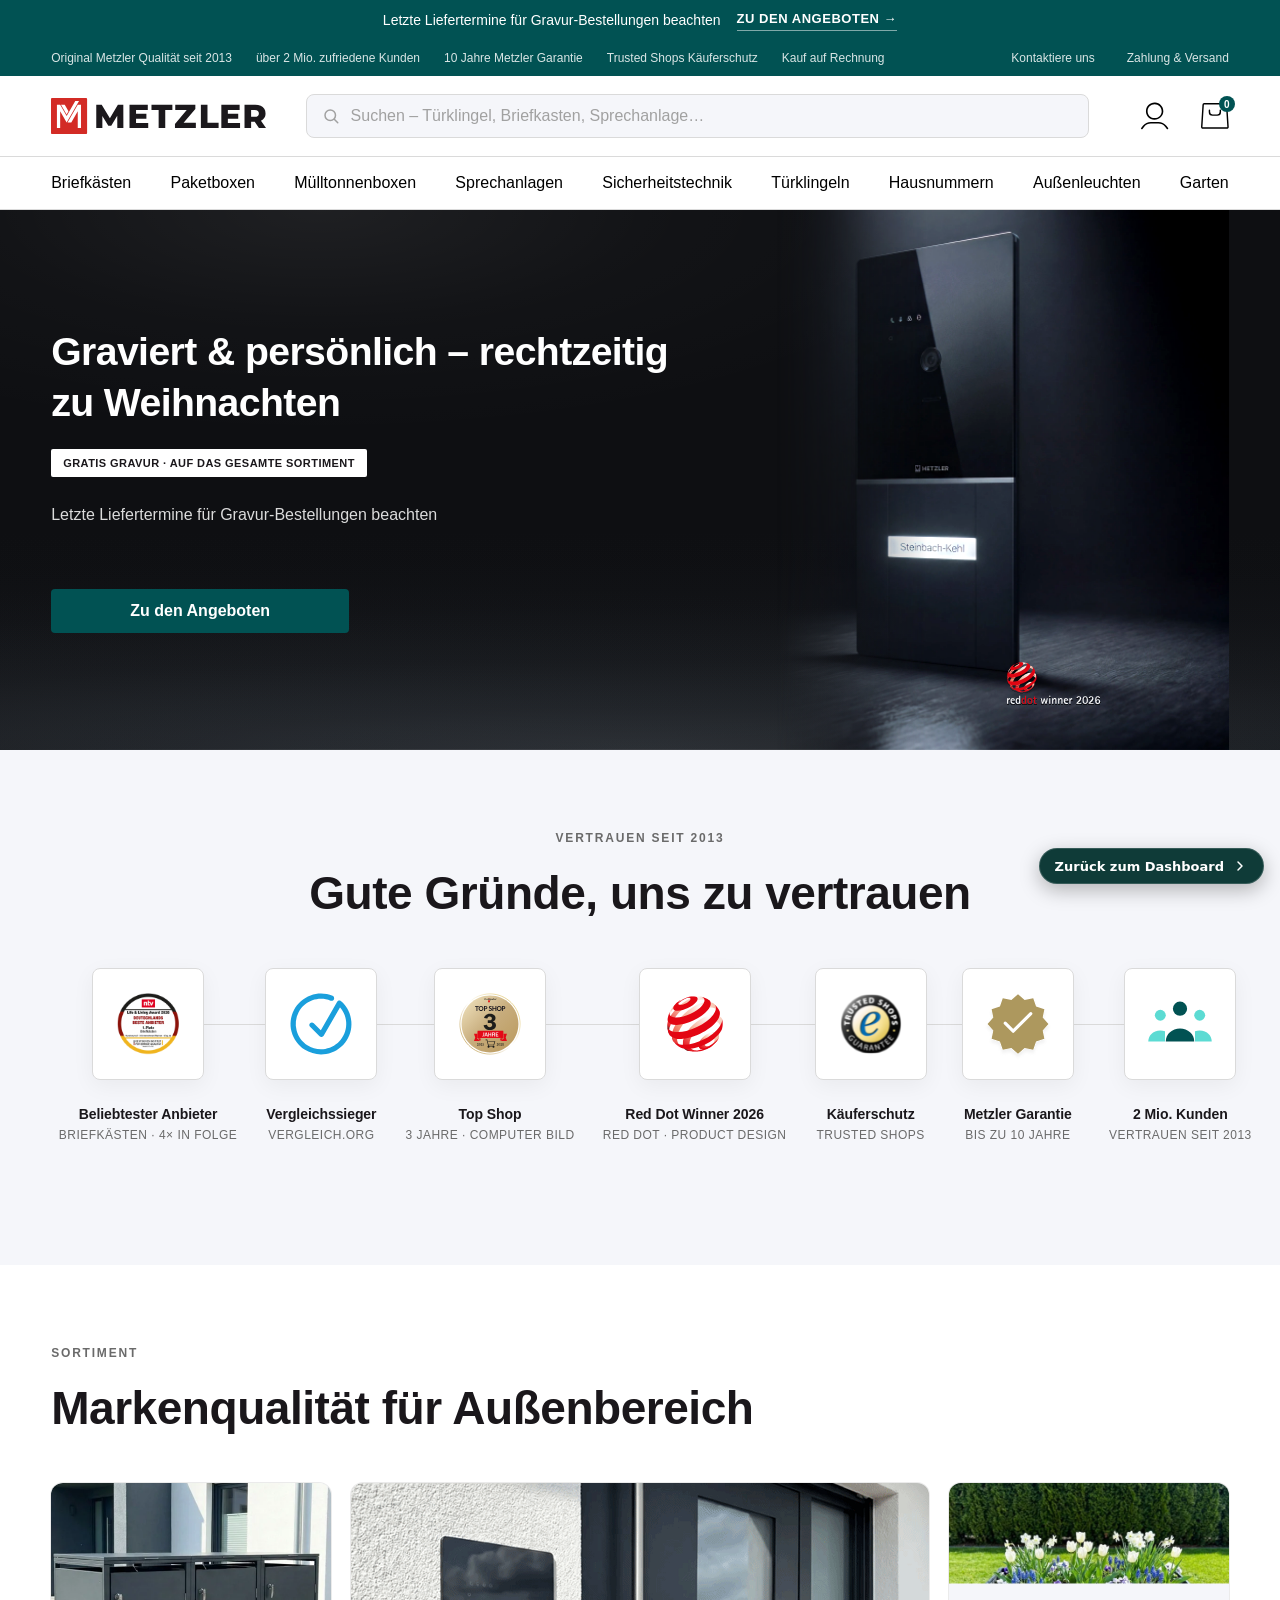
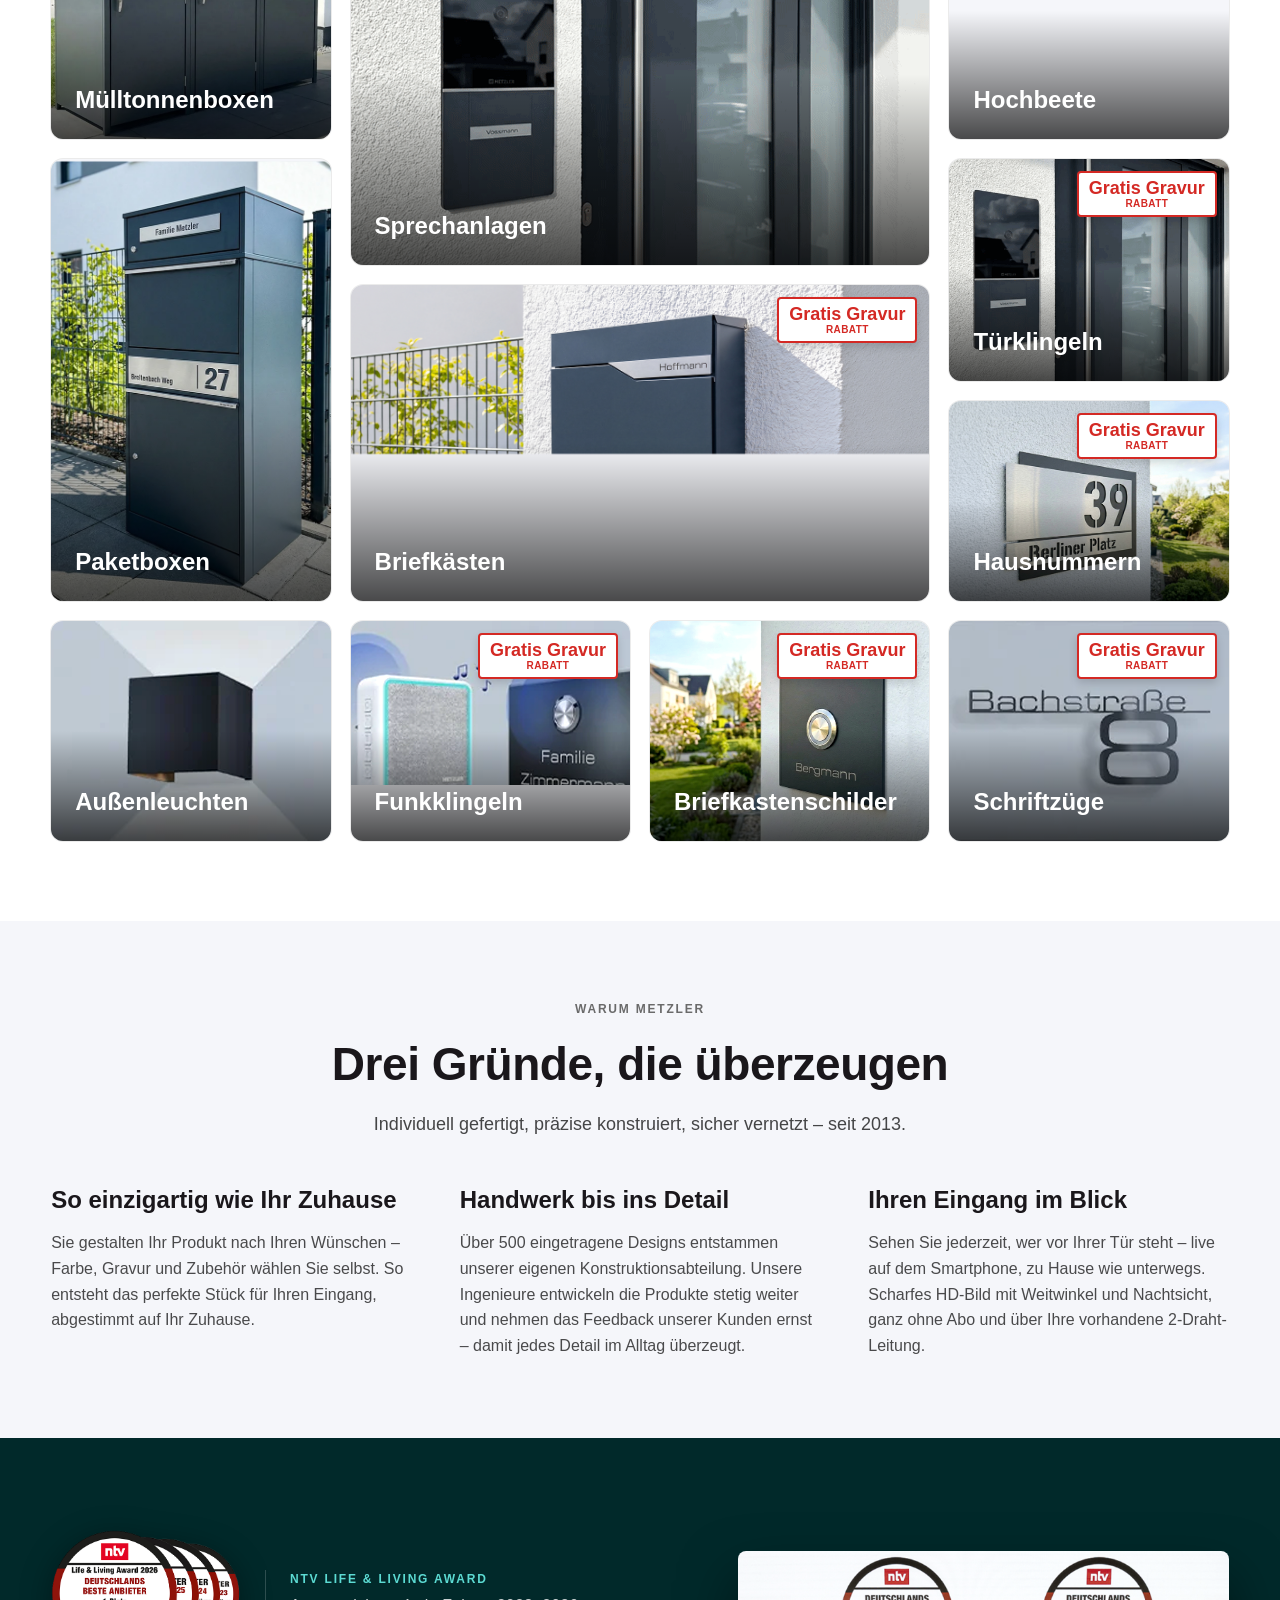
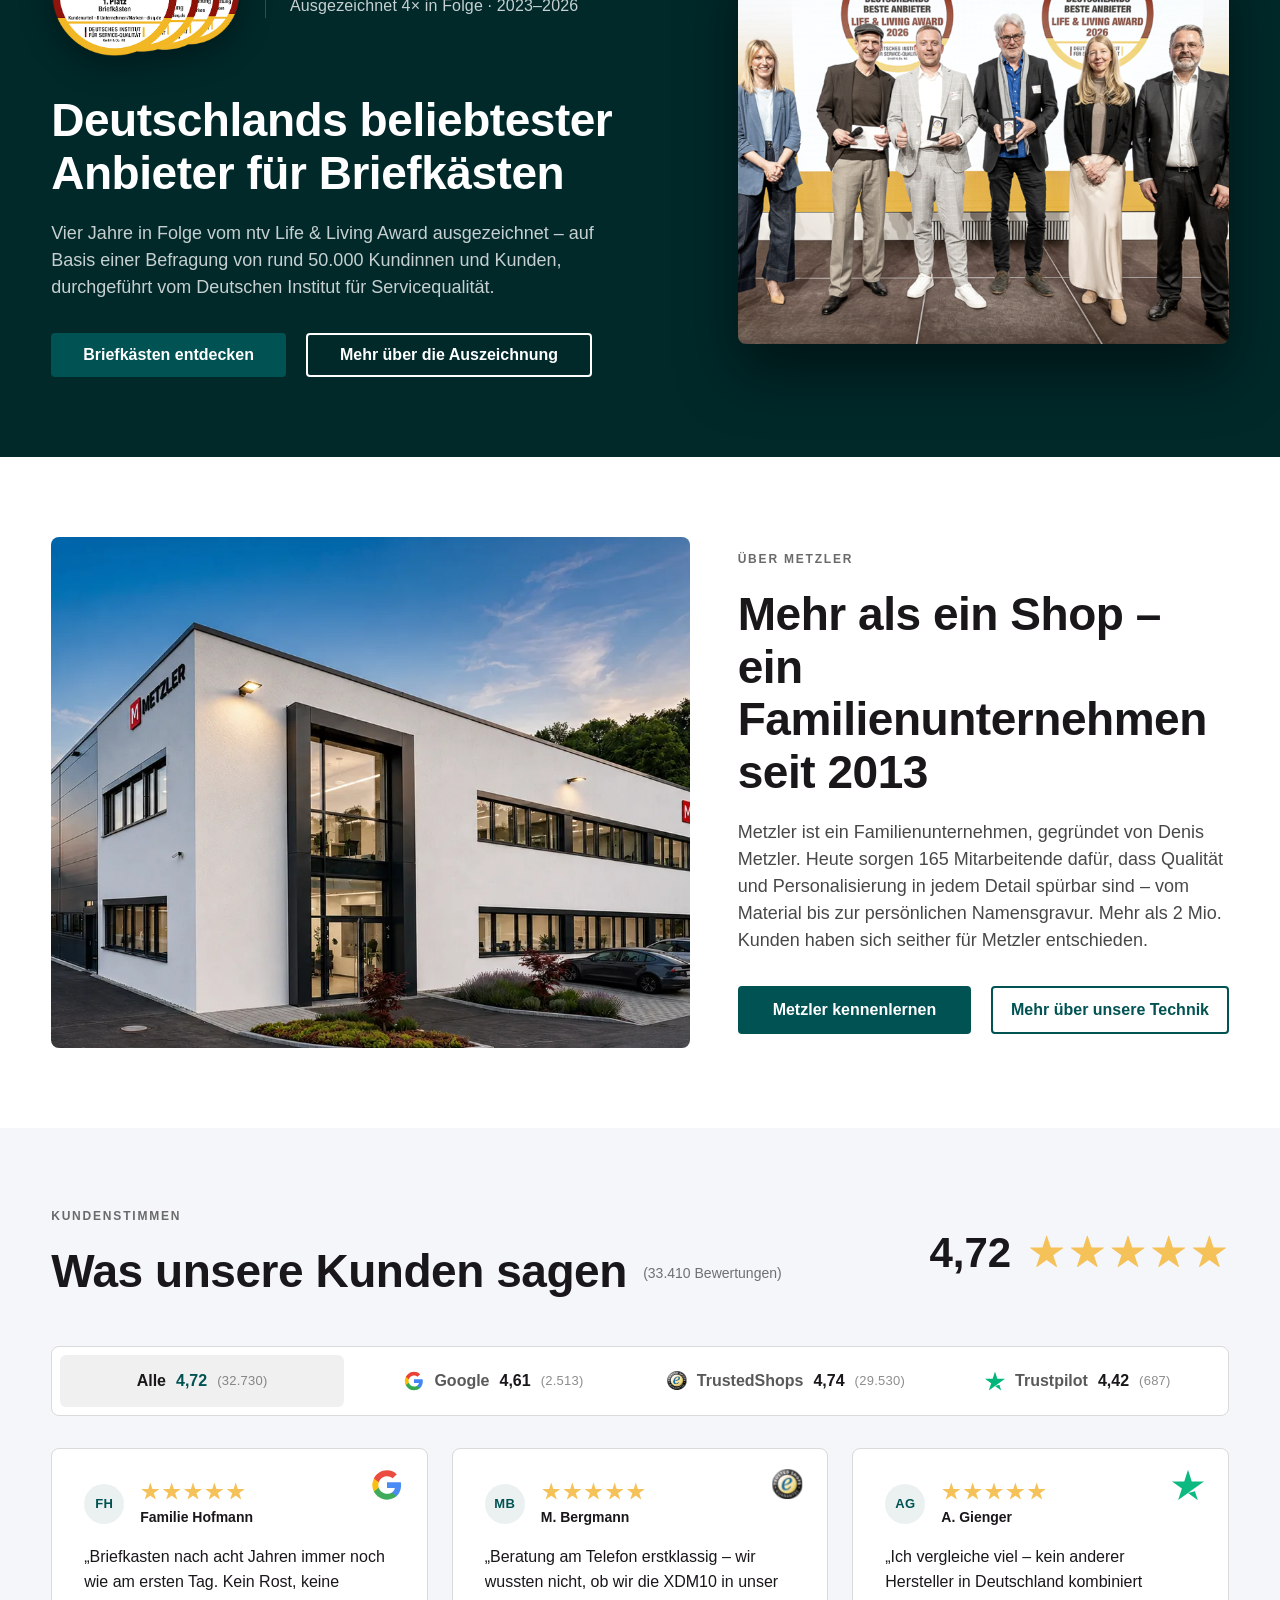
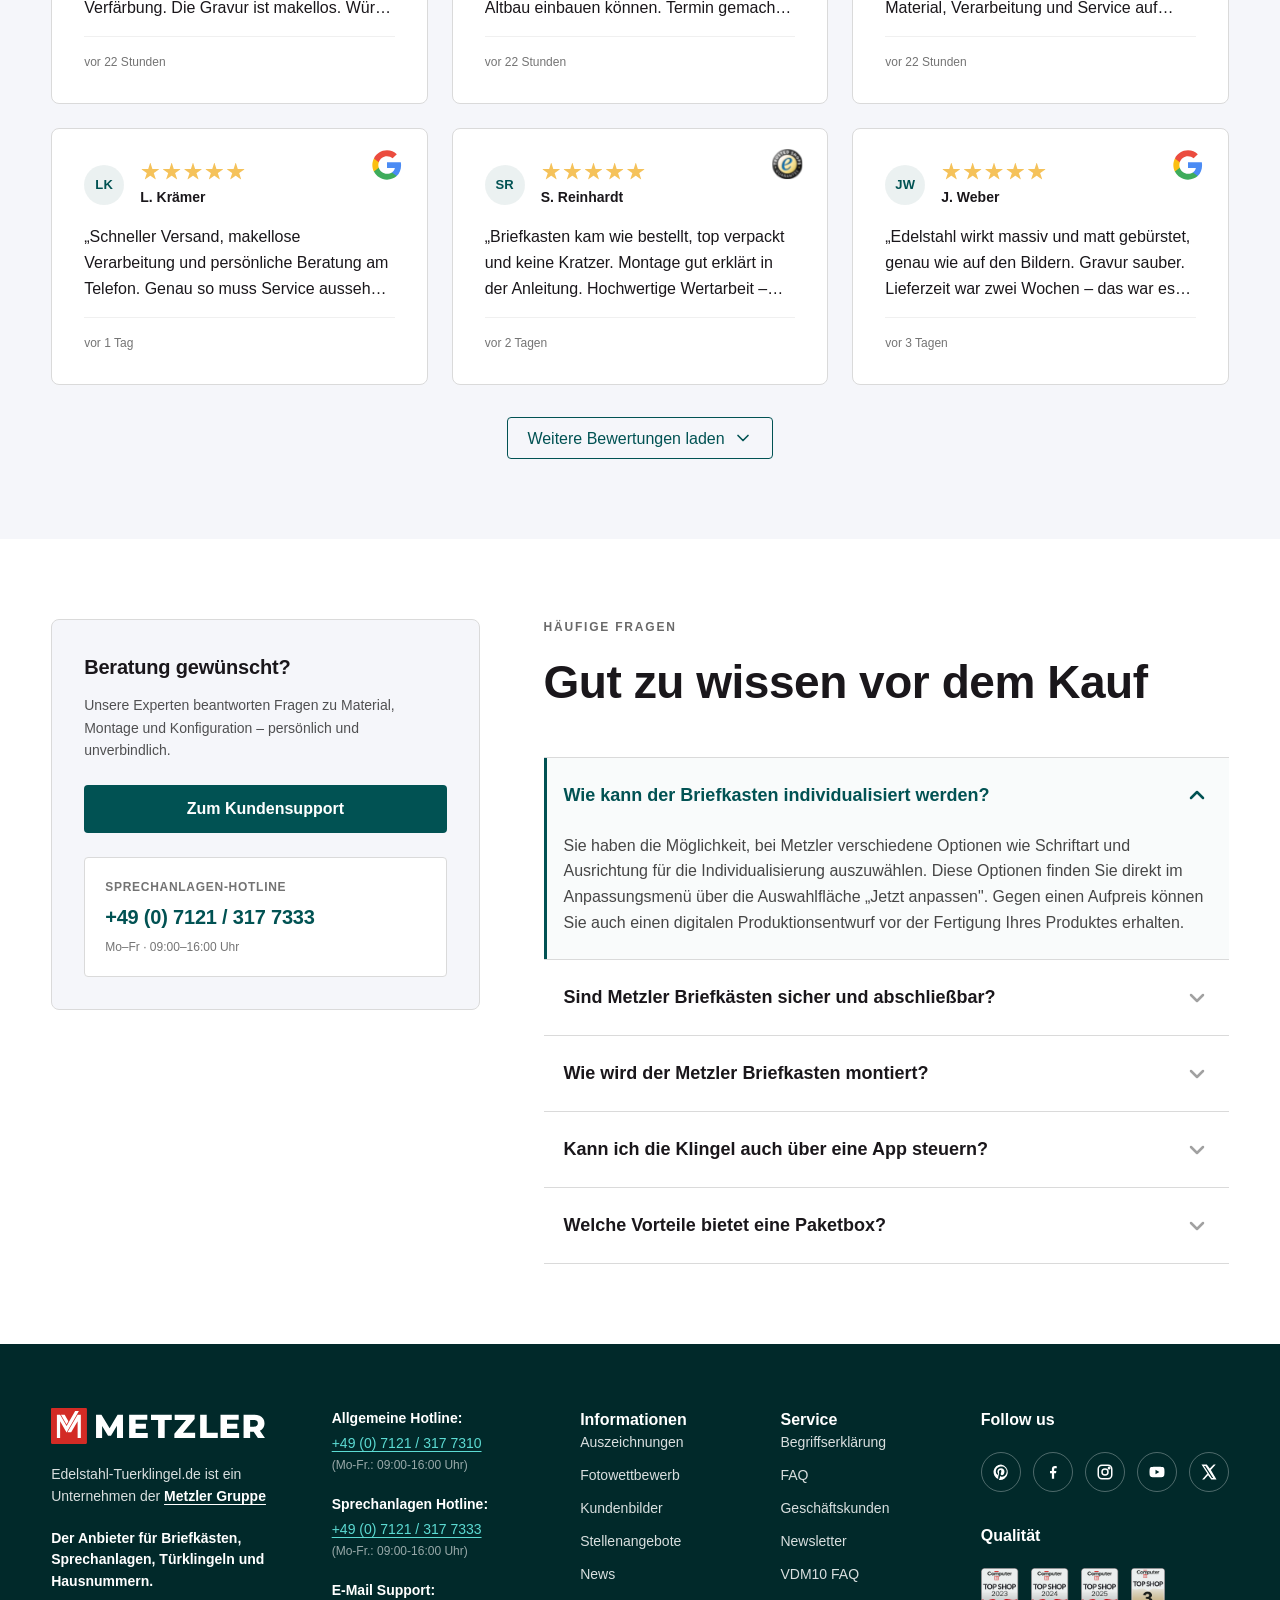
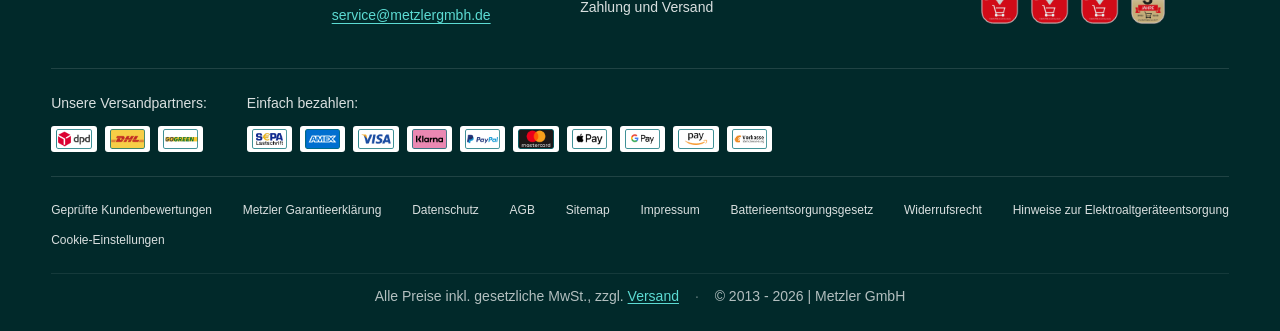
<file: home.html>
<!DOCTYPE html>
<html lang="de">
<head>
<style id="pf-ext-css">[data-pf-ext]{pointer-events:none !important;cursor:default !important;}</style>
<meta charset="UTF-8" />
<meta name="viewport" content="width=device-width, initial-scale=1" />
<!-- Prototype: keep out of search engines. Page stays crawlable so bots SEE this
     noindex, and link-preview scrapers (Teams/LinkedIn/Slack) still work. -->
<meta name="robots" content="noindex, nofollow" />
<title>Metzler – Edelstahl-Türklingeln, Briefkästen & Sprechanlagen, Designed in Germany</title>
<meta name="description" content="Premium Eingangslösungen aus Edelstahl. Türklingeln, Briefkästen, Sprechanlagen und mehr – gefertigt in Reutlingen. Red Dot Winner 2026 · 4× Deutschlands beliebtester Anbieter." />
<link rel="stylesheet" href="styles-v2.css" />
<!-- Seasonal campaign banner (injected by home-campaign.js) -->
<link rel="stylesheet" href="assets/css/campaign-blackfriday.css?v=6" />
<style>
  /* Standard (non-Black-Month) campaign announcement bar */
  .home-promo-bar { background: var(--teal); color: #fff; }
  .home-promo-bar__inner { display: flex; align-items: center; justify-content: center; gap: 1rem; min-height: 2.5rem; padding-block: 0.5rem; flex-wrap: wrap; text-align: center; }
  .home-promo-bar__msg { font-size: 0.875rem; font-weight: 500; }
  .home-promo-bar__cta { display: inline-flex; align-items: center; gap: 0.375rem; font-size: 0.8125rem; font-weight: 700; letter-spacing: 0.04em; text-transform: uppercase; color: #fff; border-bottom: 1px solid rgba(255,255,255,0.5); padding-bottom: 2px; white-space: nowrap; }
  .home-promo-bar__cta:hover { border-color: #fff; }
  @media (max-width: 35rem) { .home-promo-bar__cta { display: none; } }
</style>
</head>
<body>

<!-- ===== SEASONAL CAMPAIGN BANNER (injected by home-campaign.js) ===== -->
<div id="campaign-top"></div>

<!-- ===== SVG ICON SPRITE ===== -->

<svg width="0" height="0" style="position:absolute" aria-hidden="true">
  <defs>
    <symbol id="i-search" viewBox="0 0 24 24" fill="none" stroke="currentColor" stroke-width="2" stroke-linecap="round" stroke-linejoin="round">
      <circle cx="11" cy="11" r="7"/><path d="M21 21l-4.3-4.3"/>
    </symbol>
    <symbol id="i-search-m" viewBox="0 0 19 20" fill="currentColor">
      <path d="M16.625 8.86618C16.6247 4.81893 13.2882 1.49999 9.125 1.49999C4.96183 1.49999 1.62525 4.81893 1.625 8.86618C1.625 12.9136 4.96168 16.2333 9.125 16.2333V17.7333L8.66211 17.7216C3.90667 17.4843 0.125 13.6101 0.125 8.86618C0.125251 3.96948 4.15459 0 9.125 0C14.0954 0 18.1248 3.96948 18.125 8.86618C18.125 13.7631 14.0956 17.7333 9.125 17.7333V16.2333C13.2883 16.2333 16.625 12.9136 16.625 8.86618Z"/>
      <path d="M18.659 19.6237C18.3683 19.9188 17.8935 19.9222 17.5984 19.6316L13.4441 15.5398L14.4969 14.4704L18.6511 18.5632C18.9462 18.8539 18.9496 19.3287 18.659 19.6237Z"/>
    </symbol>
    <symbol id="i-menu-m" viewBox="0 0 21 17" fill="currentColor">
      <path d="M0 0.8C0 0.358172 0.358172 0 0.8 0H20.2C20.6418 0 21 0.358172 21 0.8C21 1.24183 20.6418 1.6 20.2 1.6H0.799999C0.358171 1.6 0 1.24183 0 0.8Z"/>
      <path d="M0 8.4C0 7.95817 0.358172 7.6 0.8 7.6H14.2C14.6418 7.6 15 7.95817 15 8.4C15 8.84183 14.6418 9.2 14.2 9.2H0.8C0.358172 9.2 0 8.84183 0 8.4Z"/>
      <path d="M0 16C0 15.5582 0.358172 15.2 0.8 15.2H20.2C20.6418 15.2 21 15.5582 21 16C21 16.4418 20.6418 16.8 20.2 16.8H0.799999C0.358171 16.8 0 16.4418 0 16Z"/>
    </symbol>
    <symbol id="i-user" viewBox="0 0 24 24" fill="none" stroke="currentColor" stroke-width="2" stroke-linecap="round" stroke-linejoin="round">
      <circle cx="12" cy="8" r="4"/><path d="M4 21c0-4.4 3.6-8 8-8s8 3.6 8 8"/>
    </symbol>
    <symbol id="i-heart" viewBox="0 0 24 24" fill="none" stroke="currentColor" stroke-width="2" stroke-linecap="round" stroke-linejoin="round">
      <path d="M20.8 4.6c-1.8-1.7-4.7-1.7-6.5 0L12 6.9 9.7 4.6c-1.8-1.7-4.7-1.7-6.5 0-1.8 1.8-1.8 4.7 0 6.5L12 20l8.8-8.9c1.8-1.8 1.8-4.7 0-6.5z"/>
    </symbol>
    <symbol id="i-cart" viewBox="0 0 24 24" fill="none" stroke="currentColor" stroke-width="2" stroke-linecap="round" stroke-linejoin="round">
      <circle cx="9" cy="20" r="1.5"/><circle cx="18" cy="20" r="1.5"/><path d="M3 4h2l2.6 11.6a2 2 0 002 1.4h7.4a2 2 0 002-1.4L21 7H6"/>
    </symbol>
    <symbol id="i-arrow-right" viewBox="0 0 24 24" fill="none" stroke="currentColor" stroke-width="2" stroke-linecap="round" stroke-linejoin="round">
      <path d="M5 12h14M13 5l7 7-7 7"/>
    </symbol>
    <symbol id="i-plus" viewBox="0 0 24 24" fill="none" stroke="currentColor" stroke-width="2.5" stroke-linecap="round">
      <path d="M12 5v14M5 12h14"/>
    </symbol>
    <symbol id="i-chevron-down" viewBox="0 0 24 24" fill="none" stroke="currentColor" stroke-width="2.5" stroke-linecap="round" stroke-linejoin="round">
      <path d="M6 9l6 6 6-6"/>
    </symbol>
    <symbol id="i-chevron-right" viewBox="0 0 24 24" fill="none" stroke="currentColor" stroke-width="2.5" stroke-linecap="round" stroke-linejoin="round">
      <path d="M9 6l6 6-6 6"/>
    </symbol>
    <symbol id="i-shield" viewBox="0 0 24 24" fill="none" stroke="currentColor" stroke-width="1.8" stroke-linejoin="round" stroke-linecap="round">
      <path d="M12 3l8 3v6c0 5-3.5 8.5-8 9-4.5-.5-8-4-8-9V6l8-3z"/><path d="M9 12l2 2 4-4"/>
    </symbol>
    <symbol id="i-factory" viewBox="0 0 24 24" fill="none" stroke="currentColor" stroke-width="1.8" stroke-linejoin="round" stroke-linecap="round">
      <path d="M3 21V11l5 3V11l5 3V8l8 5v8H3z"/><path d="M7 17h2M11 17h2M15 17h2"/>
    </symbol>
    <symbol id="i-diamond" viewBox="0 0 24 24" fill="none" stroke="currentColor" stroke-width="1.8" stroke-linejoin="round" stroke-linecap="round">
      <path d="M6 3h12l4 6-10 12L2 9z"/><path d="M2 9h20M9 3l3 6 3-6"/>
    </symbol>
    <symbol id="i-instagram" viewBox="0 0 24 24" fill="none" stroke="currentColor" stroke-width="2" stroke-linecap="round" stroke-linejoin="round">
      <rect x="3" y="3" width="18" height="18" rx="5"/><circle cx="12" cy="12" r="4"/><circle cx="17.5" cy="6.5" r="1" fill="currentColor"/>
    </symbol>
    <symbol id="i-facebook" viewBox="0 0 24 24" fill="currentColor">
      <path d="M13.5 21v-7.5h2.5l.5-3h-3V8.5c0-.9.3-1.5 1.5-1.5H17V4.2c-.5-.1-1.5-.2-2.5-.2-2.4 0-4 1.4-4 4v2.5H8v3h2.5V21h3z"/>
    </symbol>
    <symbol id="i-youtube" viewBox="0 0 24 24" fill="currentColor">
      <path d="M21.6 7.2c-.2-.9-.9-1.6-1.8-1.8C18.2 5 12 5 12 5s-6.2 0-7.8.4c-.9.2-1.6.9-1.8 1.8C2 8.8 2 12 2 12s0 3.2.4 4.8c.2.9.9 1.6 1.8 1.8 1.6.4 7.8.4 7.8.4s6.2 0 7.8-.4c.9-.2 1.6-.9 1.8-1.8.4-1.6.4-4.8.4-4.8s0-3.2-.4-4.8zM10 15V9l5.2 3-5.2 3z"/>
    </symbol>
    <symbol id="i-pinterest" viewBox="0 0 24 24" fill="currentColor">
      <path d="M12 2a10 10 0 00-3.6 19.3c-.1-.8-.2-2 0-2.9.2-.8 1.2-5 1.2-5s-.3-.6-.3-1.5c0-1.4.8-2.5 1.9-2.5.9 0 1.3.7 1.3 1.5 0 .9-.6 2.2-.9 3.5-.2 1 .5 1.9 1.6 1.9 1.9 0 3.4-2 3.4-5 0-2.6-1.9-4.4-4.5-4.4-3.1 0-4.9 2.3-4.9 4.7 0 .9.4 1.9.8 2.5.1.1.1.2.1.3l-.3 1.2c-.1.2-.2.3-.4.2-1.4-.7-2.3-2.7-2.3-4.4 0-3.6 2.6-6.9 7.5-6.9 3.9 0 7 2.8 7 6.6 0 3.9-2.5 7.1-5.9 7.1-1.2 0-2.3-.6-2.6-1.3l-.7 2.7c-.3 1-1 2.3-1.4 3.1A10 10 0 1012 2z"/>
    </symbol>
    <symbol id="i-x" viewBox="0 0 24 24" fill="currentColor">
      <path d="M18.244 2H21l-6.54 7.47L22 22h-6.86l-4.39-5.74L5.6 22H2.84l7.01-8.01L2 2h7.04l3.97 5.25L18.244 2zm-2.4 18h1.79L7.24 4H5.34l10.5 16z"/>
    </symbol>
  </defs>
</svg>

<!-- ===== TOPBAR ===== -->
<div class="topbar">
  <div class="container topbar__inner">
    <ul class="topbar__claims">
      <li>Original Metzler Qualität seit 2013</li>
      <li>über 2 Mio. zufriedene Kunden</li>
      <li>10 Jahre Metzler Garantie</li>
      <li>Trusted Shops Käuferschutz</li>
      <li>Kauf auf Rechnung</li>
    </ul>
    <div class="topbar__links">
      <a href="#">Kontaktiere uns</a>
      <a href="#">Zahlung &amp; Versand</a>
    </div>
  </div>
</div>

<!-- ===== HEADER ===== -->
<header class="header">
  <div class="container">
    <div class="header__main">
      <div class="header__left-actions">
        <button class="header__burger" id="navBurger" data-nav-toggle aria-label="Menü öffnen" aria-expanded="false" aria-controls="mobileNav">
          <svg><use href="#i-menu-m"/></svg>
        </button>
        <button class="header__search-icon" id="searchIcon" aria-label="Suchen" type="button">
          <svg><use href="#i-search-m"/></svg>
        </button>
      </div>
      <a href="home.html" class="header__logo" aria-label="Metzler Startseite">
        <img src="Logo/Metzler_Logo-rot-schwarz.svg" alt="Metzler" />
      </a>
      <button class="header__kategorien" type="button" data-nav-toggle aria-controls="mobileNav" aria-expanded="false" aria-label="Kategorien">
        <img class="header__kategorien-icon" src="ICONS/menu.svg" alt="" aria-hidden="true" />
        <span class="header__kategorien-label">Kategorien</span>
      </button>
      <div class="header__search">
        <svg><use href="#i-search"/></svg>
        <input type="search" placeholder="Suchen – Türklingel, Briefkasten, Sprechanlage…" />
      </div>
      <div class="header__icons">
        <a class="icon-btn" href="#" aria-label="Mein Konto"><img src="ICONS/profile.svg" alt="" /></a>
        <a class="icon-btn" href="#" aria-label="Warenkorb"><img src="ICONS/cart.svg" alt="" /><span class="badge">0</span></a>
      </div>
    </div>
  </div>
  <nav class="header__nav" aria-label="Hauptnavigation">
    <div class="container">
      <button class="header__nav-all" type="button" data-nav-toggle aria-controls="mobileNav" aria-expanded="false" aria-label="Alle Kategorien">
        <img class="header__nav-all-icon" src="ICONS/menu.svg" alt="" aria-hidden="true" />
        <span class="header__nav-all-label">Alle</span>
      </button>
      <ul>
        <li><a href="#">Briefkästen</a></li>
        <li><a href="#">Paketboxen</a></li>
        <li><a href="#">Mülltonnenboxen</a></li>
        <li><a href="#">Sprechanlagen</a></li>
        <li><a href="#">Sicherheitstechnik</a></li>
        <li><a href="#">Türklingeln</a></li>
        <li><a href="#">Hausnummern</a></li>
        <li><a href="#">Außenleuchten</a></li>
        <li><a href="#">Garten</a></li>
      </ul>
    </div>
  </nav>
</header>

<!-- ===== MOBILE SLIDE-IN NAV ===== -->
<div class="mobile-nav" id="mobileNav" aria-hidden="true">
  <div class="mobile-nav__backdrop" data-close></div>
  <aside class="mobile-nav__panel" role="dialog" aria-label="Mobile Navigation">
    <div class="mobile-nav__head">
      <img src="Logo/Metzler_Logo-rot-schwarz.svg" alt="Metzler" />
      <button class="mobile-nav__close" data-close aria-label="Menü schließen">×</button>
    </div>
    <nav>
      <ul>
        <li><a href="#">Briefkästen</a></li>
        <li><a href="#">Paketboxen</a></li>
        <li><a href="#">Mülltonnenboxen</a></li>
        <li><a href="#">Sprechanlagen</a></li>
        <li><a href="#">Sicherheitstechnik</a></li>
        <li><a href="#">Türklingeln</a></li>
        <li><a href="#">Hausnummern</a></li>
        <li><a href="#">Außenleuchten</a></li>
        <li><a href="#">Garten</a></li>
      </ul>
    </nav>
  </aside>
</div>

<!-- ===== STICKY MOBILE ACTION BAR ===== -->
<div class="mobile-bar" aria-label="Schnellzugriff">
  <a href="#search" class="mobile-bar__action" aria-label="Suchen">
    <svg><use href="#i-search"/></svg>
    <span>Suchen</span>
  </a>
  <a href="#" data-pf-ext="1" tabindex="-1" class="mobile-bar__action mobile-bar__action--accent" aria-label="Hotline anrufen">
    <svg viewBox="0 0 24 24" fill="none" stroke="currentColor" stroke-width="2" stroke-linecap="round" stroke-linejoin="round"><path d="M22 16.92v3a2 2 0 01-2.18 2 19.79 19.79 0 01-8.63-3.07 19.5 19.5 0 01-6-6 19.79 19.79 0 01-3.07-8.67A2 2 0 014.11 2h3a2 2 0 012 1.72c.13.96.37 1.9.72 2.81a2 2 0 01-.45 2.11L8.09 9.91a16 16 0 006 6l1.27-1.27a2 2 0 012.11-.45c.91.35 1.85.59 2.81.72A2 2 0 0122 16.92z"/></svg>
    <span>Beratung</span>
  </a>
  <a href="#cart" class="mobile-bar__action" aria-label="Warenkorb">
    <img src="ICONS/cart.svg" alt="" />
    <span>Warenkorb</span>
  </a>
</div>

<!-- ===== HERO BANNER (XDM10) – Monolithic Canvas ===== -->
<section class="hero-banner" aria-label="XDM10 Video-Türsprechanlage">
  <div class="hero-banner__copy">
    <h1 class="hero-banner__title">Metzler Video-Türsprechanlage zur <br class="hero-banner__break">Nachrüstung ohne neue Kabel – XDM10</h1>
    <div class="hero-banner__chips">
      <span class="hero-chip">
        <span class="hero-chip__pre">POWERED BY</span>
        <span class="hero-chip__hikvision">HIK<span>VISION</span></span>
      </span>
      <span class="hero-chip">
        <span class="hero-chip__pre">DESIGNED IN GERMANY</span>
        <svg class="hero-chip__flag" viewBox="0 0 18 12" aria-hidden="true">
          <rect width="18" height="4" y="0" fill="#000"/>
          <rect width="18" height="4" y="4" fill="#DD0000"/>
          <rect width="18" height="4" y="8" fill="#FFCE00"/>
        </svg>
      </span>
    </div>
    <p class="hero-banner__body">
      Die XDM10 Video-Türsprechanlage nutzt die vorhandene Verkabelung, um alte Klingel- oder Sprechanlagen ohne neue Kabel in ein modernes System mit App-Anbindung zu verwandeln. Die ideale Lösung zum einfachen Austausch bestehender Türsprechanlagen.
    </p>
    <div class="hero-banner__ctas">
      <a class="btn btn--primary hero-banner__cta" href="#config">Jetzt Konfigurieren</a>
      <a class="btn hero-banner__cta hero-banner__cta--secondary" href="#">Mehr erfahren</a>
    </div>
  </div>
  <div class="hero-banner__stage" aria-hidden="true">
    <img class="hero-banner__poster" src="XDM10%20Banner/Photo.png" alt="" />
    <img class="hero-banner__reddot" src="XDM10%20Banner/Red%20dot.svg" alt="Red Dot Winner 2026" />
  </div>
</section>

<!-- ===== TRUST BAR ===== -->
<section class="trustbar section" aria-label="Auszeichnungen und Vertrauen">
  <div class="container">
    <header class="trustbar__head">
      <p class="eyebrow">Vertrauen seit 2013</p>
      <h2 class="section-title">Gute Gründe, uns zu vertrauen</h2>
    </header>

    <div class="strip-viewport trustbar__viewport">
    <button class="strip-arrow strip-arrow--prev" type="button" data-strip-scroll="prev" aria-label="Zurück"><svg><use href="#i-chevron-right"/></svg></button>
    <ul class="trustbar__rail" role="list">

      <li class="trustbar__item" tabindex="0">
        <div class="trustbar__icon">
          <div class="trustbar__face trustbar__face--front">
            <img src="Trust%20badges/NTV.svg" alt="NTV Auszeichnung" loading="lazy" />
          </div>
          <div class="trustbar__face trustbar__face--back">
            <strong>ntv Life &amp; Living Award</strong>
            <span>DISQ-Umfrage · rund 50.000 Befragte</span>
          </div>
        </div>
        <span class="trustbar__node" aria-hidden="true"></span>
        <h3 class="trustbar__title">Beliebtester Anbieter</h3>
        <p class="trustbar__sub">Briefkästen · 4× in Folge</p>
      </li>

      <li class="trustbar__item" tabindex="0">
        <div class="trustbar__icon">
          <div class="trustbar__face trustbar__face--front">
            <img src="Trust%20badges/Vergleich3.svg" alt="Vergleich.org Vergleichssieger" loading="lazy" />
          </div>
          <div class="trustbar__face trustbar__face--back">
            <strong>Edelstahl-Briefkasten-Vergleich</strong>
            <span>SEHR GUT · 2024</span>
          </div>
        </div>
        <span class="trustbar__node" aria-hidden="true"></span>
        <h3 class="trustbar__title">Vergleichssieger</h3>
        <p class="trustbar__sub">Vergleich.org</p>
      </li>

      <li class="trustbar__item" tabindex="0">
        <div class="trustbar__icon">
          <div class="trustbar__face trustbar__face--front">
            <svg width="64" height="64" viewBox="0 0 64 64" fill="none" xmlns="http://www.w3.org/2000/svg" role="img" aria-label="Computer BILD Top Shop – 3 Jahre in Folge">
<g clip-path="url(#clip0_4786_3394)">
<path d="M32.0002 62.0802C48.6129 62.0802 62.0802 48.6129 62.0802 32.0002C62.0802 15.3874 48.6129 1.92017 32.0002 1.92017C15.3874 1.92017 1.92017 15.3874 1.92017 32.0002C1.92017 48.6129 15.3874 62.0802 32.0002 62.0802Z" stroke="url(#paint0_linear_4786_3394)" stroke-width="0.768"/>
<path d="M31.9999 60.7999C47.9058 60.7999 60.7999 47.9058 60.7999 31.9999C60.7999 16.0941 47.9058 3.19995 31.9999 3.19995C16.0941 3.19995 3.19995 16.0941 3.19995 31.9999C3.19995 47.9058 16.0941 60.7999 31.9999 60.7999Z" stroke="white" stroke-width="0.512"/>
<path d="M32.0002 60.4162C47.694 60.4162 60.4162 47.694 60.4162 32.0002C60.4162 16.3065 47.694 3.58423 32.0002 3.58423C16.3065 3.58423 3.58423 16.3065 3.58423 32.0002C3.58423 47.694 16.3065 60.4162 32.0002 60.4162Z" fill="url(#paint1_linear_4786_3394)"/>
<path d="M20.0058 46.5358L22.4043 48.5052V46.5358H20.0058ZM20.0058 46.5358L22.4043 48.5052V46.5358H20.0058ZM20.0058 46.5358L22.4043 48.5052V46.5358H20.0058ZM20.0058 46.5358L22.4043 48.5052V46.5358H20.0058ZM20.0058 46.5358L22.4043 48.5052V46.5358H20.0058ZM19.7057 41.5884V46.0145H22.7036V41.5884H19.7057ZM16 49.106H22.3138L19.1836 46.5358V41.8494H16L17.1633 45.3117L17.219 45.4777L17.1633 45.6438L16 49.106ZM20.0058 46.5358L22.4043 48.5052V46.5358H20.0058ZM20.0058 46.5358L22.4043 48.5052V46.5358H20.0058ZM20.0058 46.5358L22.4043 48.5052V46.5358H20.0058ZM20.0058 46.5358L22.4043 48.5052V46.5358H20.0058Z" fill="#E30917"/>
<path d="M19.7061 41.3281V41.8494H22.4433V46.0145H22.9654V41.3281H19.7061Z" fill="#D5B982"/>
<path d="M22.5393 41.3279L19.7061 39.0017V46.0143H22.6653V41.4314L22.5393 41.3279ZM20.0062 46.5356L22.4047 48.505V46.5356H20.0062Z" fill="#E30917"/>
<path d="M19.819 38.7568H19.7061V39.3392L22.1278 41.3278L22.4047 41.5549V46.0142H22.9268V41.3085L19.819 38.7568Z" fill="#D5B982"/>
<path d="M42.677 46.0142H45.2V42.24L42.677 46.0142ZM42.677 46.0142H45.2V42.24L42.677 46.0142ZM42.677 46.0142H45.2V42.24L42.677 46.0142ZM42.2407 41.5881V46.0142H45.2V41.5881H42.2407ZM42.5022 46.5355V48.5049L44.8999 46.5355H42.5022ZM42.5022 46.5355V48.5049L44.8999 46.5355H42.5022ZM47.7261 45.4775L47.7818 45.3114L48.9451 41.8492H45.7221V46.5355L42.5926 49.1058H48.9451L47.7818 45.6435L47.7261 45.4775ZM42.677 46.0142H45.2V42.24L42.677 46.0142ZM42.677 46.0142H45.2V42.24L42.677 46.0142ZM42.677 46.0142H45.2V42.24L42.677 46.0142Z" fill="#E30917"/>
<path d="M41.98 41.3279V46.0142H42.5021V41.8492H45.1999V41.3279H41.98Z" fill="#D5B982"/>
<path d="M42.502 48.505V46.5356H44.8997L42.502 48.505Z" fill="#E30917"/>
<path d="M45.2 39.0024V46.0142H42.2407V41.4314L42.3668 41.3279L45.2 39.0024Z" fill="#E30917"/>
<path d="M45.087 38.7568L41.98 41.3085V46.0142H42.5021V41.5549L42.7782 41.3278L45.1999 39.3392V38.7568H45.087Z" fill="#D5B982"/>
<path d="M45.2009 38.7568V42.2399L42.6779 46.0142H19.7061V38.7568H45.2009Z" fill="#E30917"/>
<path d="M26.1957 43.2278C26.1957 43.5978 26.1191 43.9206 25.9962 44.0905C25.7788 44.384 25.4903 44.5014 24.9675 44.5014C24.7091 44.5014 24.5676 44.4836 24.4028 44.4427V43.8735C24.6967 43.8912 24.7555 43.8966 24.8553 43.8966C25.102 43.8966 25.2962 43.8318 25.3844 43.7206C25.4493 43.6325 25.4725 43.492 25.4725 43.2278V40.5278H26.1957V43.2278Z" fill="white"/>
<path d="M29.1704 44.4427L28.8587 43.5097H27.3535L27.0418 44.4427H26.4424L27.7418 40.5278H28.6119L29.9292 44.4427H29.1712H29.1704ZM28.1007 41.1966L27.5306 42.9459H28.6707L28.1007 41.1966Z" fill="white"/>
<path d="M32.5506 44.4427V42.7405H31.0516V44.4427H30.3462V40.5278H31.0516V42.1366H32.5506V40.5278H33.256V44.4427H32.5506Z" fill="white"/>
<path d="M36.3765 44.4427L35.7654 42.8339H34.7723V44.4427H34.0669V40.5278H35.7662C36.2365 40.5278 36.5366 40.6159 36.7887 40.8329C37.0177 41.0322 37.1414 41.3202 37.1414 41.6778C37.1414 42.1829 36.9241 42.5057 36.436 42.7166L37.1236 44.4419H36.3772L36.3765 44.4427ZM35.6533 42.2709C36.1351 42.2709 36.4058 42.0539 36.4058 41.6662C36.4058 41.314 36.1413 41.0908 35.712 41.0908H34.7715V42.2709H35.6533Z" fill="white"/>
<path d="M37.7783 44.4427V40.5278H40.3006V41.1086H38.4837V42.1713H39.9417V42.7405H38.4837V43.8379H40.3238V44.4427H37.7783Z" fill="white"/>
<path d="M31.4678 28.242C32.4168 28.242 32.9861 28.0528 33.3898 27.6257C33.7216 27.2705 33.8879 26.8441 33.8879 26.3939C33.8879 25.2802 32.9861 24.4747 31.7524 24.4747C30.4476 24.4747 29.7592 25.0671 29.3322 26.4889L26.0574 25.9676C26.3892 24.7589 26.7218 24.1434 27.5045 23.385C28.667 22.2952 30.067 21.75 31.8947 21.75C35.2407 21.75 37.5186 23.48 37.5186 25.9915C37.5186 27.7215 36.6167 28.8823 34.8138 29.5217C35.8108 29.782 36.2849 30.0191 36.807 30.4933C37.5897 31.2038 37.9935 32.1522 37.9935 33.2651C37.9935 36.1559 35.5965 38.0279 31.8715 38.0279C29.8783 38.0279 28.5023 37.5537 27.3158 36.4401C26.3196 35.5396 25.8919 34.734 25.5833 33.218L28.9525 32.7438C29.3562 34.4259 30.2341 35.1843 31.8003 35.1843C33.2475 35.1843 34.2205 34.3317 34.2205 33.052C34.2205 32.3646 33.9119 31.7251 33.4138 31.3699C33.0108 31.1096 32.4648 31.0146 31.2311 31.0146H29.7839V28.242H31.4685H31.4678Z" fill="#1D1D1B"/>
<path d="M36.4113 49.8342L35.5636 52.6523H30.5183L29.2545 47.6038H27.6016V48.2494H28.7239L30.0875 53.8031C29.7719 53.9807 29.5584 54.3198 29.5584 54.7075C29.5584 55.282 30.0248 55.747 30.5987 55.747C31.0613 55.747 31.4519 55.4458 31.588 55.031H34.4676C34.6045 55.4458 34.9951 55.747 35.4576 55.747C36.0323 55.747 36.4979 55.282 36.4979 54.7075C36.4979 54.1329 36.0323 53.6679 35.4576 53.6679C34.9951 53.6679 34.6045 53.9684 34.4676 54.3839H31.588C31.4642 54.0054 31.1293 53.7235 30.7225 53.6756L30.6467 53.2988H36.0439L37.2791 49.1862H30.2514V49.8334" fill="#1D1D1B"/>
<path d="M20.586 53.3946H19.0669V53.0332C19.2185 52.9343 19.2742 52.9004 19.4536 52.7768C19.828 52.5327 19.8682 52.5018 20.0012 52.3721C20.1312 52.2454 20.1931 52.1188 20.1931 51.989C20.1931 51.779 20.0384 51.6276 19.828 51.6276C19.5959 51.6276 19.4598 51.7759 19.4258 52.057L19.0669 51.9674C19.1009 51.7851 19.1473 51.6801 19.2556 51.5565C19.4072 51.3835 19.5928 51.3032 19.8435 51.3032C20.2921 51.3032 20.5922 51.5813 20.5922 51.9952C20.5922 52.2207 20.4932 52.4092 20.2797 52.5853C20.1766 52.6697 19.9208 52.8324 19.5124 53.0734H20.586V53.3946Z" fill="#1D1D1B"/>
<path d="M22.4827 52.3814C22.4827 52.6378 22.4239 52.8726 22.3094 53.0641C22.1733 53.305 21.9567 53.4255 21.6783 53.4255C21.1894 53.4255 20.8862 53.027 20.8862 52.3783C20.8862 52.0539 20.9574 51.7944 21.1028 51.6029C21.2575 51.3959 21.4369 51.3032 21.6783 51.3032C22.1764 51.3032 22.4827 51.7141 22.4827 52.3814ZM21.2637 52.3536C21.2637 52.888 21.3936 53.1351 21.6783 53.1351C21.9629 53.1351 22.099 52.8911 22.099 52.3783C22.099 52.1651 22.0712 51.9643 22.0279 51.8438C21.9598 51.6585 21.8577 51.5782 21.6875 51.5782C21.4029 51.5782 21.2637 51.8315 21.2637 52.3536Z" fill="#1D1D1B"/>
<path d="M24.2569 53.3946H22.7378V53.0332C22.8894 52.9343 22.9451 52.9004 23.1245 52.7768C23.4989 52.5327 23.5391 52.5018 23.6721 52.3721C23.8021 52.2454 23.864 52.1188 23.864 51.989C23.864 51.779 23.7093 51.6276 23.4989 51.6276C23.2668 51.6276 23.1307 51.7759 23.0967 52.057L22.7378 51.9674C22.7718 51.7851 22.8182 51.6801 22.9265 51.5565C23.0781 51.3835 23.2637 51.3032 23.5143 51.3032C23.963 51.3032 24.2631 51.5813 24.2631 51.9952C24.2631 52.2207 24.1641 52.4092 23.9506 52.5853C23.8475 52.6697 23.5917 52.8324 23.1833 53.0734H24.2569V53.3946Z" fill="#1D1D1B"/>
<path d="M25.0748 52.1929H25.2635C25.5079 52.1929 25.6595 52.0755 25.6595 51.8902C25.6595 51.7048 25.5296 51.5967 25.3161 51.5967C25.1026 51.5967 24.9851 51.6863 24.9015 51.8994L24.5612 51.8377C24.6448 51.5102 24.9449 51.3032 25.3285 51.3032C25.74 51.3032 26.0308 51.5318 26.0308 51.8562C26.0308 52.1095 25.8761 52.2949 25.6472 52.3227C25.9318 52.3752 26.0958 52.5574 26.0958 52.82C26.0958 53.1784 25.7771 53.4255 25.313 53.4255C25.0531 53.4255 24.852 53.3483 24.6881 53.1877C24.586 53.0888 24.5365 53.0054 24.5024 52.8787L24.852 52.7922C24.9232 53.0208 25.0748 53.1351 25.3099 53.1351C25.5451 53.1351 25.7121 53.0023 25.7121 52.8139C25.7121 52.7088 25.6472 52.5945 25.5574 52.5389C25.5018 52.5049 25.4151 52.4864 25.3285 52.4864H25.0748V52.1929Z" fill="#1D1D1B"/>
<path d="M40.2911 53.3946H38.772V53.0332C38.9236 52.9343 38.9793 52.9004 39.1587 52.7768C39.5331 52.5327 39.5733 52.5018 39.7063 52.3721C39.8363 52.2454 39.8981 52.1188 39.8981 51.989C39.8981 51.779 39.7434 51.6276 39.5331 51.6276C39.301 51.6276 39.1649 51.7759 39.1309 52.057L38.772 51.9674C38.806 51.7851 38.8524 51.6801 38.9607 51.5565C39.1123 51.3835 39.2979 51.3032 39.5485 51.3032C39.9971 51.3032 40.2972 51.5813 40.2972 51.9952C40.2972 52.2207 40.1982 52.4092 39.9848 52.5853C39.8816 52.6697 39.6259 52.8324 39.2175 53.0734H40.2911V53.3946Z" fill="#1D1D1B"/>
<path d="M42.1875 52.3814C42.1875 52.6378 42.1287 52.8726 42.0142 53.0641C41.8781 53.305 41.6615 53.4255 41.3831 53.4255C40.8943 53.4255 40.5911 53.027 40.5911 52.3783C40.5911 52.0539 40.6622 51.7944 40.8076 51.6029C40.9623 51.3959 41.1418 51.3032 41.3831 51.3032C41.8812 51.3032 42.1875 51.7141 42.1875 52.3814ZM40.9693 52.3536C40.9693 52.888 41.0992 53.1351 41.3839 53.1351C41.6685 53.1351 41.8046 52.8911 41.8046 52.3783C41.8046 52.1651 41.7768 51.9643 41.7335 51.8438C41.6654 51.6585 41.5633 51.5782 41.3931 51.5782C41.1085 51.5782 40.9693 51.8315 40.9693 52.3536Z" fill="#1D1D1B"/>
<path d="M43.962 53.3946H42.4429V53.0332C42.5945 52.9343 42.6502 52.9004 42.8296 52.7768C43.204 52.5327 43.2442 52.5018 43.3772 52.3721C43.5072 52.2454 43.569 52.1188 43.569 51.989C43.569 51.779 43.4143 51.6276 43.204 51.6276C42.9719 51.6276 42.8358 51.7759 42.8018 52.057L42.4429 51.9674C42.4769 51.7851 42.5233 51.6801 42.6316 51.5565C42.7832 51.3835 42.9688 51.3032 43.2194 51.3032C43.668 51.3032 43.9681 51.5813 43.9681 51.9952C43.9681 52.2207 43.8691 52.4092 43.6557 52.5853C43.5525 52.6697 43.2968 52.8324 42.8884 53.0734H43.962V53.3946Z" fill="#1D1D1B"/>
<path d="M45.7401 51.335L45.7092 51.6532H44.7315L44.6727 52.2525C44.8181 52.0795 44.9512 52.0146 45.1554 52.0146C45.5514 52.0146 45.8669 52.3235 45.8669 52.7097C45.8669 52.8858 45.7958 53.0618 45.6751 53.1916C45.5266 53.3461 45.3193 53.4264 45.0625 53.4264C44.8058 53.4264 44.5644 53.3399 44.4159 53.1854C44.3324 53.0989 44.2922 53.0155 44.252 52.8641L44.6077 52.8085C44.6789 53.0186 44.8243 53.1236 45.044 53.1236C45.2946 53.1236 45.4647 52.9568 45.4647 52.7066C45.4647 52.4718 45.3008 52.2988 45.0749 52.2988C44.8955 52.2988 44.7655 52.376 44.6727 52.5367L44.3417 52.4718L44.4592 51.335H45.7401Z" fill="#1D1D1B"/>
<path d="M20.8549 14.867H19.3887V18.8831H18.4729V14.867H17V14.051H20.8543V14.867H20.8549ZM29.2247 14.9708C29.3 15.1601 29.3383 15.3737 29.3383 15.6048C29.3383 15.836 29.297 16.049 29.2162 16.2419C29.1342 16.4367 29.0114 16.6072 28.8528 16.7485C28.6954 16.8881 28.4998 16.9979 28.2701 17.0744C28.0446 17.1496 27.7846 17.1878 27.4971 17.1878H26.9199V18.8825H26.0072V14.0504H27.4971C27.7985 14.0504 28.0653 14.0862 28.2913 14.1565C28.5229 14.2293 28.7185 14.3349 28.8729 14.4702C29.029 14.6073 29.1481 14.776 29.2253 14.9702L29.2247 14.9708ZM28.2044 15.0393C28.0556 14.904 27.8174 14.8349 27.4965 14.8349H26.9193V16.3997H27.4965C27.6545 16.3997 27.7943 16.379 27.911 16.3384C28.0252 16.2989 28.1206 16.2443 28.1959 16.1752C28.2695 16.1072 28.326 16.0253 28.3637 15.9313C28.4025 15.8342 28.4226 15.7244 28.4226 15.6042C28.4226 15.3573 28.3509 15.1722 28.2044 15.0387V15.0393ZM25.2336 15.4805C25.3473 15.7802 25.405 16.1121 25.405 16.4682C25.405 16.8244 25.3473 17.1563 25.2336 17.456C25.1194 17.7576 24.9547 18.0209 24.7457 18.2387C24.5355 18.4577 24.2802 18.6294 23.9861 18.7496C23.6933 18.8691 23.3669 18.9298 23.0151 18.9298C22.6633 18.9298 22.337 18.8691 22.0459 18.7496C21.753 18.6294 21.4984 18.4571 21.2882 18.2387C21.0785 18.0209 20.9145 17.7576 20.8002 17.456C20.6866 17.1569 20.6289 16.8244 20.6289 16.4682C20.6289 16.1121 20.6866 15.7796 20.8002 15.4805C20.9145 15.1795 21.0785 14.9156 21.2882 14.6965C21.4984 14.4769 21.753 14.304 22.0453 14.1826C22.337 14.0619 22.6633 14.0006 23.0151 14.0006C23.3669 14.0006 23.6939 14.0619 23.9868 14.1826C24.2802 14.304 24.5355 14.4769 24.7457 14.6965C24.9553 14.9162 25.1194 15.1795 25.2336 15.4811V15.4805ZM24.3677 15.768C24.2991 15.5672 24.2006 15.3961 24.0761 15.259C23.9527 15.1231 23.8002 15.0175 23.6228 14.9441C23.4435 14.8701 23.2393 14.8324 23.0151 14.8324C22.7909 14.8324 22.5904 14.8701 22.4111 14.9441C22.2343 15.0175 22.0812 15.1237 21.956 15.2596C21.8302 15.3961 21.7318 15.5672 21.6631 15.768C21.5932 15.9725 21.5574 16.2079 21.5574 16.4682C21.5574 16.7285 21.5926 16.9639 21.6631 17.1672C21.7324 17.3668 21.8308 17.5373 21.9566 17.6738C22.0812 17.8097 22.2337 17.9153 22.4111 17.9875C22.7715 18.1349 23.2679 18.1331 23.624 17.9875C23.8008 17.9153 23.9533 17.8097 24.0761 17.6744C24.2013 17.5379 24.2991 17.3668 24.3684 17.1672C24.4388 16.9639 24.4741 16.7291 24.4741 16.4682C24.4741 16.2073 24.4382 15.9719 24.3684 15.768H24.3677ZM33.5189 16.4434C33.4059 16.3457 33.2765 16.2638 33.1331 16.2C33 16.1406 32.8615 16.0866 32.7211 16.0387C32.5844 15.9919 32.4513 15.947 32.3213 15.904C32.201 15.8639 32.0934 15.8166 32.0004 15.7632C31.9166 15.7147 31.8485 15.6564 31.7987 15.5903C31.7562 15.5332 31.7355 15.4598 31.7355 15.3658C31.7355 15.2875 31.7495 15.2135 31.7774 15.1473C31.8048 15.0818 31.8449 15.0266 31.899 14.9781C31.9543 14.9283 32.0266 14.8883 32.1128 14.8579C32.297 14.7936 32.5838 14.7985 32.7491 14.8561C32.842 14.8889 32.921 14.9241 32.9848 14.9623C33.0523 15.0023 33.1082 15.0387 33.1513 15.0715C33.2965 15.1819 33.4412 15.1759 33.5408 15.1018C33.5779 15.0739 33.6113 15.0351 33.6441 14.9793L33.8434 14.5898L33.7638 14.5121C33.5943 14.3471 33.3926 14.219 33.1647 14.1317C32.9392 14.0455 32.6877 14.0012 32.4173 14.0012C32.173 14.0012 31.9524 14.04 31.7616 14.1165C31.5702 14.1929 31.4055 14.2973 31.2731 14.4271C31.1406 14.557 31.0385 14.7081 30.9692 14.8755C30.8994 15.043 30.8641 15.2189 30.8641 15.3979C30.8641 15.6188 30.9 15.8093 30.9711 15.9646C31.0416 16.1181 31.1364 16.2492 31.253 16.3542C31.3654 16.4549 31.4961 16.538 31.6401 16.6011C31.7738 16.66 31.9129 16.7121 32.0539 16.757L32.4531 16.8838C32.5716 16.9215 32.678 16.9676 32.7697 17.021C32.8517 17.0689 32.9186 17.1284 32.9684 17.1981C33.0122 17.2594 33.034 17.3431 33.034 17.4475C33.034 17.5519 33.0164 17.6453 32.9824 17.7278C32.9484 17.8097 32.901 17.8777 32.8372 17.9359C32.7734 17.9948 32.6932 18.0409 32.599 18.0737C32.5017 18.1076 32.3875 18.1252 32.2593 18.1252C32.1037 18.1252 31.9725 18.1046 31.8692 18.064C31.7586 18.0209 31.6638 17.9729 31.5878 17.9226C31.5064 17.8686 31.439 17.8188 31.3873 17.7758C31.239 17.6526 31.0914 17.6417 30.9753 17.7175C30.9358 17.743 30.9018 17.7758 30.8672 17.8237L30.6302 18.2126L30.7092 18.2963C30.8933 18.4917 31.1181 18.6489 31.377 18.7623C31.6365 18.877 31.9275 18.9346 32.2405 18.9346C32.4993 18.9346 32.7345 18.894 32.9399 18.8133C33.1477 18.732 33.3257 18.6185 33.4691 18.4765C33.6131 18.334 33.7243 18.1635 33.7997 17.9705C33.8738 17.7794 33.9115 17.5731 33.9115 17.3577C33.9115 17.1423 33.875 16.9664 33.8027 16.8183C33.7316 16.6721 33.6362 16.5459 33.5189 16.4446V16.4434Z" fill="#1B181E"/>
<path d="M37.4547 16.0714H35.3115V14.051H34.3927V18.8831H35.3115V16.8214H37.4547V18.8831H38.3735V14.051H37.4547V16.0714ZM43.3987 15.4805C43.5123 15.7802 43.5701 16.1121 43.5701 16.4682C43.5701 16.8244 43.5123 17.1569 43.3987 17.456C43.2845 17.7576 43.1198 18.0209 42.9102 18.2387C42.6999 18.4577 42.4447 18.6294 42.1506 18.7496C41.8583 18.8691 41.532 18.9298 41.1802 18.9298C40.8284 18.9298 40.5021 18.8691 40.211 18.7496C39.9181 18.6294 39.6635 18.4571 39.4532 18.2387C39.2436 18.0209 39.0795 17.7576 38.9647 17.456C38.8511 17.1563 38.7933 16.8238 38.7933 16.4682C38.7933 16.1127 38.8511 15.7808 38.9647 15.4805C39.0789 15.1789 39.2436 14.9156 39.4526 14.6959C39.6629 14.4763 39.9175 14.3034 40.2098 14.182C40.5014 14.0613 40.8278 14 41.1796 14C41.5314 14 41.8583 14.0613 42.1506 14.182C42.4441 14.3034 42.6993 14.4763 42.9096 14.6959C43.1192 14.915 43.2833 15.1789 43.3975 15.4798L43.3987 15.4805ZM42.5328 15.7674C42.4642 15.5666 42.3657 15.3955 42.2405 15.259C42.1172 15.1231 41.9647 15.0175 41.7878 14.9441C41.6086 14.8701 41.4044 14.8324 41.1802 14.8324C40.956 14.8324 40.7554 14.8701 40.5762 14.9441C40.3994 15.0175 40.2462 15.1237 40.1211 15.2596C39.9953 15.3961 39.8968 15.5672 39.8282 15.768C39.7577 15.9731 39.7218 16.2085 39.7218 16.4688C39.7218 16.7291 39.7577 16.9645 39.8282 17.1678C39.8968 17.3674 39.9959 17.5379 40.1211 17.675C40.2456 17.8103 40.3988 17.9159 40.5756 17.9887C40.9353 18.1362 41.4311 18.1343 41.7884 17.9887C41.9653 17.9165 42.1172 17.8109 42.2405 17.6756C42.3651 17.5385 42.4635 17.368 42.5328 17.1684C42.6027 16.9651 42.6385 16.7297 42.6385 16.4694C42.6385 16.2091 42.6027 15.9731 42.5328 15.7687V15.7674ZM47.25 15.6048C47.25 15.8342 47.2087 16.0484 47.1273 16.2419C47.0452 16.4367 46.9225 16.6072 46.7639 16.7485C46.6065 16.8881 46.4108 16.9979 46.1811 17.0744C45.9557 17.1496 45.6956 17.1884 45.4082 17.1884H44.8303V18.8831H43.9176V14.051H45.4076C45.709 14.051 45.9758 14.0868 46.2018 14.1571C46.4333 14.23 46.629 14.3355 46.7833 14.4708C46.9401 14.6086 47.0586 14.7766 47.1358 14.9714C47.2111 15.1607 47.2494 15.3743 47.2494 15.6054L47.25 15.6048ZM46.1155 15.0393C45.9666 14.904 45.7284 14.8349 45.4076 14.8349H44.8297V16.3997H45.4076C45.5656 16.3997 45.7054 16.379 45.822 16.3384C45.9363 16.2989 46.0317 16.2443 46.1064 16.1752C46.1811 16.1066 46.2364 16.0265 46.2747 15.9307C46.3136 15.8336 46.3331 15.7231 46.3331 15.6042C46.3331 15.3573 46.2614 15.1722 46.1149 15.0387L46.1155 15.0393Z" fill="#1B181E"/>
<path d="M31.9839 8.27637H29.9749V10.2824H31.9839V8.27637Z" fill="#E52521"/>
<path d="M31.9859 6H29.9758V6.30575H31.9859V6Z" fill="#E52521"/>
<path d="M26.5 7.08448C26.5 6.51846 26.9286 6.13208 27.4816 6.13208C27.8879 6.13208 28.1231 6.35301 28.2529 6.582L27.9157 6.74777C27.8382 6.59877 27.6725 6.48008 27.4816 6.48008C27.147 6.48008 26.9038 6.73681 26.9038 7.08481C26.9038 7.43248 27.147 7.68953 27.4816 7.68953C27.6725 7.68953 27.8382 7.57375 27.9157 7.42184L28.2529 7.58471C28.1202 7.8137 27.8879 8.03753 27.4816 8.03753C26.9286 8.03753 26.5 7.65115 26.5 7.08513V7.08448Z" fill="#1D1D1B"/>
<path d="M28.3755 7.33554C28.3755 6.95723 28.641 6.63696 29.0806 6.63696C29.5231 6.63696 29.7883 6.95723 29.7883 7.33554C29.7883 7.71644 29.5228 8.0367 29.0806 8.0367C28.6384 8.0367 28.3755 7.71644 28.3755 7.33554ZM29.4233 7.33554C29.4233 7.12848 29.299 6.94916 29.0806 6.94916C28.8623 6.94916 28.7405 7.12848 28.7405 7.33554C28.7405 7.5426 28.8623 7.72483 29.0806 7.72483C29.299 7.72483 29.4233 7.5455 29.4233 7.33554Z" fill="#1D1D1B"/>
<path d="M31.6316 8.00356V7.16146C31.6316 7.03729 31.5764 6.94892 31.4327 6.94892C31.3083 6.94892 31.2059 7.03181 31.1562 7.10341V8.00324H30.8022V7.16114C30.8022 7.03697 30.7469 6.9486 30.6032 6.9486C30.4814 6.9486 30.3793 7.03148 30.3267 7.10599V8.00324H29.9756V6.66994H30.3267V6.84378C30.3819 6.76379 30.5589 6.63672 30.7634 6.63672C30.9598 6.63672 31.0841 6.72767 31.1339 6.87958C31.2114 6.75799 31.3881 6.63672 31.5929 6.63672C31.839 6.63672 31.9853 6.76637 31.9853 7.03987V8.00324H31.6313L31.6316 8.00356Z" fill="#1D1D1B"/>
<path d="M32.5511 7.83222V8.51145H32.2V6.67018H32.5511V6.83854C32.6534 6.70888 32.7998 6.63696 32.9629 6.63696C33.3056 6.63696 33.5546 6.89079 33.5546 7.33554C33.5546 7.77998 33.3059 8.0367 32.9629 8.0367C32.8053 8.0367 32.6586 7.97059 32.5511 7.83255V7.83222ZM33.1896 7.33554C33.1896 7.10655 33.0543 6.94916 32.8524 6.94916C32.739 6.94916 32.6092 7.01528 32.5511 7.10107V7.57324C32.6092 7.65613 32.739 7.72515 32.8524 7.72515C33.0543 7.72515 33.1896 7.56776 33.1896 7.33586V7.33554Z" fill="#1D1D1B"/>
<path d="M34.6404 8.00371V7.83535C34.5493 7.93759 34.3888 8.03693 34.1705 8.03693C33.8775 8.03693 33.7393 7.87696 33.7393 7.61733V6.67041H34.0904V7.47929C34.0904 7.6641 34.1873 7.72505 34.3365 7.72505C34.4718 7.72505 34.5797 7.65055 34.6408 7.57315V6.67041H34.9919V8.00371H34.6408H34.6404Z" fill="#1D1D1B"/>
<path d="M35.4056 7.67243V6.97675H35.1843V6.67036H35.4056V6.30591H35.7596V6.67036H36.0306V6.97675H35.7596V7.57857C35.7596 7.66146 35.8038 7.725 35.8814 7.725C35.934 7.725 35.9838 7.70565 36.0031 7.6863L36.0778 7.95141C36.0251 7.9985 35.9311 8.03688 35.7848 8.03688C35.5387 8.03688 35.4059 7.9098 35.4059 7.67243H35.4056Z" fill="#1D1D1B"/>
<path d="M36.1741 7.33554C36.1741 6.94916 36.459 6.63696 36.8653 6.63696C37.2636 6.63696 37.5342 6.93497 37.5342 7.37134V7.44875H36.5416C36.5636 7.6171 36.6993 7.75804 36.926 7.75804C37.0394 7.75804 37.197 7.70838 37.2826 7.62549L37.4373 7.8519C37.3046 7.97349 37.0946 8.0367 36.8873 8.0367C36.4809 8.0367 36.1741 7.76353 36.1741 7.33554ZM36.8653 6.91594C36.6469 6.91594 36.553 7.07882 36.5362 7.21137H37.1941C37.1857 7.0843 37.0972 6.91594 36.865 6.91594H36.8653Z" fill="#1D1D1B"/>
<path d="M37.7232 8.00348V6.67018H38.0743V6.85241C38.1683 6.73372 38.3343 6.63696 38.5 6.63696V6.97916C38.4752 6.97367 38.4419 6.97077 38.4031 6.97077C38.2872 6.97077 38.1321 7.03689 38.074 7.12268V8.00316H37.7229L37.7232 8.00348Z" fill="#1D1D1B"/>
</g>
<defs>
<linearGradient id="paint0_linear_4786_3394" x1="1.92017" y1="62.0802" x2="62.0802" y2="1.92017" gradientUnits="userSpaceOnUse">
<stop stop-color="#AA7C11"/>
<stop offset="0.5" stop-color="white"/>
<stop offset="1" stop-color="#D4AF37"/>
</linearGradient>
<linearGradient id="paint1_linear_4786_3394" x1="3.58423" y1="3.58423" x2="60.4162" y2="60.4162" gradientUnits="userSpaceOnUse">
<stop stop-color="#F3E7C4"/>
<stop offset="0.5" stop-color="#C7AC7C"/>
<stop offset="1" stop-color="#BA995B"/>
</linearGradient>
<clipPath id="clip0_4786_3394">
<rect width="64" height="64" fill="white"/>
</clipPath>
</defs>
            </svg>
          </div>
          <div class="trustbar__face trustbar__face--back">
            <strong>3 Jahre in Folge</strong>
            <span>Computer BILD &amp; Statista</span>
          </div>
        </div>
        <span class="trustbar__node" aria-hidden="true"></span>
        <h3 class="trustbar__title">Top Shop</h3>
        <p class="trustbar__sub">3 Jahre · Computer BILD</p>
      </li>

      <li class="trustbar__item" tabindex="0">
        <div class="trustbar__icon">
          <div class="trustbar__face trustbar__face--front">
            <img src="Trust%20badges/Reddot2.svg" alt="Red Dot Winner 2026" loading="lazy" />
          </div>
          <div class="trustbar__face trustbar__face--back">
            <strong>Internationale Jury</strong>
            <span>Kategorie Product Design</span>
          </div>
        </div>
        <span class="trustbar__node" aria-hidden="true"></span>
        <h3 class="trustbar__title">Red Dot Winner 2026</h3>
        <p class="trustbar__sub">Red Dot · Product Design</p>
      </li>

      <li class="trustbar__item" tabindex="0">
        <div class="trustbar__icon">
          <div class="trustbar__face trustbar__face--front">
            <img src="Trust%20badges/Trustedshop%202.svg" alt="Trusted Shops Käuferschutz" loading="lazy" />
          </div>
          <div class="trustbar__face trustbar__face--back">
            <strong>★ 4,73 / 5</strong>
            <span>30.673 Bewertungen</span>
          </div>
        </div>
        <span class="trustbar__node" aria-hidden="true"></span>
        <h3 class="trustbar__title">Käuferschutz</h3>
        <p class="trustbar__sub">Trusted Shops</p>
      </li>

      <li class="trustbar__item trustbar__item--link" data-pf-ext="1" tabindex="-1" aria-label="Metzler Garantie – zu den Garantiebedingungen">
        <div class="trustbar__icon">
          <div class="trustbar__face trustbar__face--front">
            <img src="Trust%20badges/Garantie2.svg" alt="Metzler Garantie" loading="lazy" />
          </div>
          <div class="trustbar__face trustbar__face--back">
            <strong>Schutz vor Durchrostung</strong>
            <span>Reparatur oder Ersatzteile</span>
          </div>
        </div>
        <span class="trustbar__node" aria-hidden="true"></span>
        <h3 class="trustbar__title">Metzler Garantie</h3>
        <p class="trustbar__sub">Bis zu 10 Jahre</p>
        <span class="trustbar__cue-text">Zu den Garantiebedingungen <svg viewBox="0 0 24 24" fill="none" stroke="currentColor" stroke-width="2" stroke-linecap="round" stroke-linejoin="round" aria-hidden="true"><path d="M5 12h14M13 5l7 7-7 7"/></svg></span>
      </li>

      <li class="trustbar__item" tabindex="0">
        <div class="trustbar__icon">
          <div class="trustbar__face trustbar__face--front">
            <img src="Trust%20badges/customers.svg" alt="2 Mio. Kunden" loading="lazy" />
          </div>
          <div class="trustbar__face trustbar__face--back">
            <strong>Privat &amp; Gewerbe</strong>
            <span>Deutschland</span>
          </div>
        </div>
        <span class="trustbar__node" aria-hidden="true"></span>
        <h3 class="trustbar__title">2&nbsp;Mio. Kunden</h3>
        <p class="trustbar__sub">vertrauen seit 2013</p>
      </li>

    </ul>
    <button class="strip-arrow strip-arrow--next" type="button" data-strip-scroll="next" aria-label="Weiter"><svg><use href="#i-chevron-right"/></svg></button>
    </div>
  </div>
</section>

<!-- ===== CATEGORY GRID ===== -->
<section class="cats section" id="cats" aria-label="Kategorien">
  <div class="container">
    <div class="cats__head">
      <div class="cats__head-text">
        <p class="eyebrow">Sortiment</p>
        <h2 class="section-title">Markenqualität für Außenbereich</h2>
      </div>
    </div>
    <div class="cats__grid">
      <!-- Row 1 -->
      <a class="cat-card cat-card--c1" href="#">
        <picture>
          <source media="(max-width: 768px)" srcset="images/Mobile/muelltonnen.png" />
          <img src="images/M%C3%BClltonnen.jpg" alt="Mülltonnenboxen" />
        </picture>
        <span class="cat-card__discount">10 %<span>Rabatt</span></span>
        <div class="cat-card__body">
          <div>
            <div class="cat-card__title">Mülltonnenboxen</div>
          </div>
        </div>
      </a>
      <a class="cat-card cat-card--c2" href="#">
        <picture>
          <source media="(max-width: 768px)" srcset="images/Mobile/sprechanlage.png" />
          <img src="images/sprechanlage.jpg" alt="Sprechanlagen" />
        </picture>
        <div class="cat-card__body">
          <div>
            <div class="cat-card__title">Sprechanlagen</div>
          </div>
        </div>
      </a>
      <a class="cat-card cat-card--c3" href="#">
        <picture>
          <source media="(max-width: 768px)" srcset="images/Mobile/hochbeet.png" />
          <img src="images/Hochbeet.jpg" alt="Hochbeete" />
        </picture>
        <div class="cat-card__body">
          <div>
            <div class="cat-card__title">Hochbeete</div>
          </div>
        </div>
      </a>
      <!-- Row 2 + 3 -->
      <a class="cat-card cat-card--c4" href="#">
        <picture>
          <source media="(max-width: 768px)" srcset="images/Mobile/poketbox.png" />
          <img src="images/poketbox.jpg" alt="Paketboxen" />
        </picture>
        <div class="cat-card__body">
          <div>
            <div class="cat-card__title">Paketboxen</div>
          </div>
        </div>
      </a>
      <a class="cat-card cat-card--c5" href="#">
        <picture>
          <source media="(max-width: 768px)" srcset="images/Mobile/briefkasten.png" />
          <img src="images/Briefkasten.jpg" alt="Briefkästen" />
        </picture>
        <div class="cat-card__body">
          <div>
            <div class="cat-card__title">Briefkästen</div>
          </div>
        </div>
      </a>
      <a class="cat-card cat-card--c6" href="#">
        <picture>
          <source media="(max-width: 768px)" srcset="images/Mobile/tuerklingel.png" />
          <img src="images/T%C3%BCrklingel.jpg" alt="Türklingeln" />
        </picture>
        <span class="cat-card__discount">5 %<span>Rabatt</span></span>
        <div class="cat-card__body">
          <div>
            <div class="cat-card__title">Türklingeln</div>
          </div>
        </div>
      </a>
      <a class="cat-card cat-card--c7" href="#">
        <picture>
          <source media="(max-width: 768px)" srcset="images/Mobile/hausnummer.png" />
          <img src="images/Hausnummer2.jpg" alt="Hausnummern" />
        </picture>
        <div class="cat-card__body">
          <div>
            <div class="cat-card__title">Hausnummern</div>
          </div>
        </div>
      </a>
      <!-- Row 4 -->
      <a class="cat-card cat-card--c8" href="#">
        <picture>
          <source media="(max-width: 768px)" srcset="images/Mobile/licht.png" />
          <img src="images/Licht.jpg" alt="Außenleuchten" />
        </picture>
        <div class="cat-card__body">
          <div>
            <div class="cat-card__title">Außenleuchten</div>
          </div>
        </div>
      </a>
      <a class="cat-card cat-card--c9" href="#">
        <picture>
          <source media="(max-width: 768px)" srcset="images/Mobile/funkklingel.png" />
          <img src="images/Funkklingel.jpg" alt="Funkklingeln" />
        </picture>
        <div class="cat-card__body">
          <div>
            <div class="cat-card__title">Funkklingeln</div>
          </div>
        </div>
      </a>
      <a class="cat-card cat-card--c10" href="#">
        <picture>
          <source media="(max-width: 1023px)" srcset="images/T%C3%BCrklingel.jpg" />
          <img src="images/Schield.jpg" alt="Briefkastenschilder" />
        </picture>
        <div class="cat-card__body">
          <div>
            <div class="cat-card__title">Briefkastenschilder</div>
          </div>
        </div>
      </a>
      <a class="cat-card cat-card--c11" href="#">
        <picture>
          <source media="(max-width: 768px)" srcset="images/Mobile/schriftzug.png" />
          <img src="images/Hausnummer.jpg" alt="Schriftzüge" />
        </picture>
        <div class="cat-card__body">
          <div>
            <div class="cat-card__title">Schriftzüge</div>
          </div>
        </div>
      </a>
    </div>
  </div>
</section>

<!-- ===== WHY METZLER ===== -->
<section class="why section" aria-label="Warum Metzler">
  <div class="container">
    <div class="why__head">
      <p class="eyebrow">Warum Metzler</p>
      <h2 class="section-title">Drei Gründe, die überzeugen</h2>
      <p class="section-sub">Individuell gefertigt, präzise konstruiert, sicher vernetzt – seit 2013.</p>
    </div>
    <div class="why__grid">
      <div class="why__item">
        <h3>So einzigartig wie Ihr Zuhause</h3>
        <p>Sie gestalten Ihr Produkt nach Ihren Wünschen – Farbe, Gravur und Zubehör wählen Sie selbst. So entsteht das perfekte Stück für Ihren Eingang, abgestimmt auf Ihr Zuhause.</p>
      </div>
      <div class="why__item">
        <h3>Handwerk bis ins Detail</h3>
        <p>Über 500 eingetragene Designs entstammen unserer eigenen Konstruktionsabteilung. Unsere Ingenieure entwickeln die Produkte stetig weiter und nehmen das Feedback unserer Kunden ernst – damit jedes Detail im Alltag überzeugt.</p>
      </div>
      <div class="why__item">
        <h3>Ihren Eingang im Blick</h3>
        <p>Sehen Sie jederzeit, wer vor Ihrer Tür steht – live auf dem Smartphone, zu Hause wie unterwegs. Scharfes HD-Bild mit Weitwinkel und Nachtsicht, ganz ohne Abo und über Ihre vorhandene 2-Draht-Leitung.</p>
      </div>
    </div>
  </div>
</section>

<!-- ===== AWARDS ===== -->
<section class="awards section" aria-label="Auszeichnungen">
  <div class="container">
    <div class="awards__top">
      <div class="awards__content">
        <div class="awards__credential">
          <img class="awards__badge" src="Awards/siegel_dba_bk_metzler_2026%201.png" alt="ntv Deutschlands Beste Anbieter – 4× in Folge ausgezeichnet" />
          <div class="awards__credential-text">
            <span class="awards__credential-label">ntv Life &amp; Living Award</span>
            <span class="awards__credential-meta">Ausgezeichnet 4× in Folge · 2023–2026</span>
          </div>
        </div>
        <h2>Deutschlands beliebtester Anbieter für Briefkästen</h2>
        <p class="awards__sub">
          Vier Jahre in Folge vom ntv Life &amp; Living Award ausgezeichnet – auf Basis einer
          Befragung von rund 50.000 Kundinnen und Kunden, durchgeführt vom Deutschen Institut
          für Servicequalität.
        </p>
      </div>
      <div class="awards__ctas">
        <a class="btn btn--primary awards__cta" href="#">Briefkästen entdecken</a>
        <a class="btn btn--secondary-light awards__cta-secondary" href="#">Mehr über die Auszeichnung</a>
      </div>
      <div class="awards__visual">
        <figure class="awards__photo">
          <img src="Carousel%20Images/image%202.jpg" alt="Metzler bei der ntv Life & Living Award Verleihung 2026" />
        </figure>
      </div>
    </div>
  </div>
</section>

<!-- ===== ABOUT BRIDGE ===== -->
<section class="about-bridge section" aria-label="Über Metzler">
  <div class="container">
    <div class="about-bridge__grid">
      <figure class="about-bridge__media">
        <img src="images/office.webp"
             alt="Metzler Hauptsitz"
             loading="lazy" decoding="async" />
      </figure>
      <div class="about-bridge__copy">
        <p class="eyebrow">Über Metzler</p>
        <h2 class="section-title">Mehr als ein Shop – <br class="about-bridge__break" />ein Familienunternehmen seit 2013</h2>
        <p class="about-bridge__lead">
          Metzler ist ein Familienunternehmen, gegründet von Denis Metzler. Heute sorgen
          165 Mitarbeitende dafür, dass Qualität und Personalisierung in jedem Detail spürbar
          sind – vom Material bis zur persönlichen Namensgravur. Mehr als 2 Mio. Kunden
          haben sich seither für Metzler entschieden.
        </p>
        <div class="about-bridge__ctas">
          <!-- TODO: primary href → About us page; secondary href → technology/product page (distinct destination) -->
          <a class="btn btn--primary" href="#">Metzler kennenlernen</a>
          <a class="btn btn--secondary" href="#">Mehr über unsere Technik</a>
        </div>
      </div>
    </div>
  </div>
</section>

<!-- ===== REVIEWS ===== -->
<section class="reviews section" aria-label="Kundenstimmen">
  <div class="container">
    <div class="reviews__head">
      <div class="reviews__head-text">
        <p class="eyebrow">Kundenstimmen</p>
        <h2 class="section-title">Was unsere Kunden sagen <span class="reviews__rating-count">(33.410 Bewertungen)</span></h2>
      </div>
      <div class="reviews__rating">
        <div class="reviews__rating-num">4,72</div>
        <img class="reviews__rating-stars" src="ICONS/StarRating.svg" alt="4,72 von 5 Sternen" />
      </div>
    </div>
    <div class="reviews__tabs" role="tablist" aria-label="Bewertungen filtern">
      <button class="reviews__tab is-active" type="button" role="tab" aria-selected="true">Alle <span class="reviews__tab-score">4,72</span> <span class="reviews__tab-count">(32.730)</span></button>
      <button class="reviews__tab" type="button" role="tab" aria-selected="false"><img class="reviews__tab-logo" src="Reviews/Google.svg" alt="" />Google <span class="reviews__tab-score">4,61</span> <span class="reviews__tab-count">(2.513)</span></button>
      <button class="reviews__tab" type="button" role="tab" aria-selected="false"><img class="reviews__tab-logo" src="Reviews/TrustedShop.svg" alt="" />TrustedShops <span class="reviews__tab-score">4,74</span> <span class="reviews__tab-count">(29.530)</span></button>
      <button class="reviews__tab" type="button" role="tab" aria-selected="false"><img class="reviews__tab-logo" src="Reviews/Trust%20Pilot.svg" alt="" />Trustpilot <span class="reviews__tab-score">4,42</span> <span class="reviews__tab-count">(687)</span></button>
    </div>
    <div class="reviews__grid">
      <article class="review">
        <img class="review__platform" src="Reviews/Google.svg" alt="Google" title="Bewertung von Google" />
        <div class="review__head">
          <span class="review__avatar">FH</span>
          <div class="review__info">
            <img class="review__stars" src="ICONS/StarRating.svg" alt="5 von 5 Sternen" />
            <span class="review__name">Familie Hofmann</span>
          </div>
        </div>
        <p class="review__quote">„Briefkasten nach acht Jahren immer noch wie am ersten Tag. Kein Rost, keine Verfärbung. Die Gravur ist makellos. Würde sofort wieder bei Metzler bestellen."</p>
        <div class="review__city">vor 22 Stunden</div>
      </article>
      <article class="review">
        <img class="review__platform" src="Reviews/TrustedShop.svg" alt="Trusted Shops" title="Bewertung von Trusted Shops" />
        <div class="review__head">
          <span class="review__avatar">MB</span>
          <div class="review__info">
            <img class="review__stars" src="ICONS/StarRating.svg" alt="5 von 5 Sternen" />
            <span class="review__name">M. Bergmann</span>
          </div>
        </div>
        <p class="review__quote">„Beratung am Telefon erstklassig – wir wussten nicht, ob wir die XDM10 in unser Altbau einbauen können. Termin gemacht, Frage geklärt, eine Woche später montiert. Top."</p>
        <div class="review__city">vor 22 Stunden</div>
      </article>
      <article class="review">
        <img class="review__platform" src="Reviews/Trust%20Pilot.svg" alt="Trustpilot" title="Bewertung von Trustpilot" />
        <div class="review__head">
          <span class="review__avatar">AG</span>
          <div class="review__info">
            <img class="review__stars" src="ICONS/StarRating.svg" alt="5 von 5 Sternen" />
            <span class="review__name">A. Gienger</span>
          </div>
        </div>
        <p class="review__quote">„Ich vergleiche viel – kein anderer Hersteller in Deutschland kombiniert Material, Verarbeitung und Service auf diesem Niveau. Den Preis ist es wert."</p>
        <div class="review__city">vor 22 Stunden</div>
      </article>
      <article class="review">
        <img class="review__platform" src="Reviews/Google.svg" alt="Google" title="Bewertung von Google" />
        <div class="review__head">
          <span class="review__avatar">LK</span>
          <div class="review__info">
            <img class="review__stars" src="ICONS/StarRating.svg" alt="5 von 5 Sternen" />
            <span class="review__name">L. Krämer</span>
          </div>
        </div>
        <p class="review__quote">„Schneller Versand, makellose Verarbeitung und persönliche Beratung am Telefon. Genau so muss Service aussehen. Klare Empfehlung."</p>
        <div class="review__city">vor 1 Tag</div>
      </article>
      <article class="review">
        <img class="review__platform" src="Reviews/TrustedShop.svg" alt="Trusted Shops" title="Bewertung von Trusted Shops" />
        <div class="review__head">
          <span class="review__avatar">SR</span>
          <div class="review__info">
            <img class="review__stars" src="ICONS/StarRating.svg" alt="5 von 5 Sternen" />
            <span class="review__name">S. Reinhardt</span>
          </div>
        </div>
        <p class="review__quote">„Briefkasten kam wie bestellt, top verpackt und keine Kratzer. Montage gut erklärt in der Anleitung. Hochwertige Wertarbeit – würde wieder kaufen."</p>
        <div class="review__city">vor 2 Tagen</div>
      </article>
      <article class="review">
        <img class="review__platform" src="Reviews/Google.svg" alt="Google" title="Bewertung von Google" />
        <div class="review__head">
          <span class="review__avatar">JW</span>
          <div class="review__info">
            <img class="review__stars" src="ICONS/StarRating.svg" alt="5 von 5 Sternen" />
            <span class="review__name">J. Weber</span>
          </div>
        </div>
        <p class="review__quote">„Edelstahl wirkt massiv und matt gebürstet, genau wie auf den Bildern. Gravur sauber. Lieferzeit war zwei Wochen – das war es absolut wert."</p>
        <div class="review__city">vor 3 Tagen</div>
      </article>
    </div>
    <div class="reviews__cta">
      <a class="btn btn--secondary reviews__load-more" href="#">
        Weitere Bewertungen laden
        <svg width="20" height="20" viewBox="0 0 24 24" fill="none" stroke="currentColor" stroke-width="2" stroke-linecap="round" stroke-linejoin="round" aria-hidden="true">
          <path d="M6 9l6 6 6-6"/>
        </svg>
      </a>
    </div>
  </div>
</section>

<!-- ===== FAQ ===== -->
<section class="faq section" aria-label="Häufige Fragen">
  <div class="container">
    <div class="faq__inner">
      <aside class="faq__support">
        <h3>Beratung gewünscht?</h3>
        <p>Unsere Experten beantworten Fragen zu Material, Montage und Konfiguration – persönlich und unverbindlich.</p>
        <a class="btn btn--primary" href="#">Zum Kundensupport</a>
        <div class="faq__phone">
          Sprechanlagen-Hotline
          <strong>+49 (0) 7121 / 317 7333</strong>
          <span class="faq__phone-hours">Mo–Fr · 09:00–16:00 Uhr</span>
        </div>
      </aside>
      <div>
        <p class="eyebrow">Häufige Fragen</p>
        <h2 class="section-title" style="margin-bottom:var(--sp-12)">Gut zu wissen vor dem Kauf</h2>
        <div class="faq__list">
          <details class="faq__item" open>
            <summary class="faq__q">
              Wie kann der Briefkasten individualisiert werden?
              <span class="faq__q-icon"><svg><use href="#i-chevron-down"/></svg></span>
            </summary>
            <div class="faq__a">
              Sie haben die Möglichkeit, bei Metzler verschiedene Optionen wie Schriftart und Ausrichtung für die Individualisierung auszuwählen. Diese Optionen finden Sie direkt im Anpassungsmenü über die Auswahlfläche „Jetzt anpassen". Gegen einen Aufpreis können Sie auch einen digitalen Produktionsentwurf vor der Fertigung Ihres Produktes erhalten.
            </div>
          </details>
          <details class="faq__item">
            <summary class="faq__q">
              Sind Metzler Briefkästen sicher und abschließbar?
              <span class="faq__q-icon"><svg><use href="#i-chevron-down"/></svg></span>
            </summary>
            <div class="faq__a">
              Ja. Alle Metzler Briefkästen sind abschließbar und schützen Ihre Post zuverlässig. Der Einwurfschlitz ist so konstruiert, dass eingeworfene Sendungen nicht wieder herausgezogen werden können.
            </div>
          </details>
          <details class="faq__item">
            <summary class="faq__q">
              Wie wird der Metzler Briefkasten montiert?
              <span class="faq__q-icon"><svg><use href="#i-chevron-down"/></svg></span>
            </summary>
            <div class="faq__a">
              Je nach Modell erfolgt die Montage an der Wand oder als freistehende Stele. Passendes Befestigungsmaterial und eine bebilderte Anleitung liegen bei – für die meisten Modelle ist keine Fachkraft erforderlich.
            </div>
          </details>
          <details class="faq__item">
            <summary class="faq__q">
              Kann ich die Klingel auch über eine App steuern?
              <span class="faq__q-icon"><svg><use href="#i-chevron-down"/></svg></span>
            </summary>
            <div class="faq__a">
              Dank der Kompatibilität mit modernen Technologien wie Smartphone-Apps oder Alexa können Sie den Metzler smarter Funkgong mit Nachtlicht bequem von überall aus steuern. Sie können die Klingeltöne und das Nachtlicht anpassen, Einstellungen ändern und einen Alarm einstellen, ganz einfach über Ihr Smartphone oder per Sprachbefehl an Alexa. Sie erhalten eine Pushbenachrichtigung auf Ihr Handy, wenn geklingelt wird. So haben Sie volle Kontrolle über Ihr Klingelsystem und können es Ihren individuellen Bedürfnissen anpassen.
            </div>
          </details>
          <details class="faq__item">
            <summary class="faq__q">
              Welche Vorteile bietet eine Paketbox?
              <span class="faq__q-icon"><svg><use href="#i-chevron-down"/></svg></span>
            </summary>
            <div class="faq__a">
              Mit einer Metzler Paketbox nehmen Sie Lieferungen sicher entgegen – auch, wenn Sie nicht zu Hause sind. Zusteller legen das Paket ein, entnehmen kann es nur, wer den Schlüssel besitzt. Abschließbar, wetterfest und passend zum Design Ihres Eingangs.
            </div>
          </details>
        </div>
      </div>
    </div>
  </div>
</section>

<!-- ===== FOOTER (Figma node 4438:23420) ===== -->
<footer class="footer">
  <div class="container">

    <!-- Top: 5-column grid -->
    <div class="footer__top">

      <!-- 1. Brand -->
      <div class="footer__brand">
        <img src="Logo/Metzler_Logo-rot-Wei%C3%9F.svg" alt="Metzler" class="footer__brand-logo" />
        <p class="footer__brand-line">Edelstahl-Tuerklingel.de ist ein Unternehmen der <a href="#" class="footer__brand-link">Metzler Gruppe</a></p>
        <p class="footer__brand-strong">Der Anbieter für Briefkästen, Sprechanlagen, Türklingeln und Hausnummern.</p>
      </div>

      <!-- 2. Hotlines -->
      <div class="footer__hotline">
        <div class="footer__hotline-item">
          <strong class="footer__hotline-label">Allgemeine Hotline:</strong>
          <a class="footer__hotline-num" href="#" data-pf-ext="1" tabindex="-1">+49 (0) 7121 / 317 7310</a>
          <em>(Mo-Fr.: 09:00-16:00 Uhr)</em>
        </div>
        <div class="footer__hotline-item">
          <strong class="footer__hotline-label">Sprechanlagen Hotline:</strong>
          <a class="footer__hotline-num" href="#" data-pf-ext="1" tabindex="-1">+49 (0) 7121 / 317 7333</a>
          <em>(Mo-Fr.: 09:00-16:00 Uhr)</em>
        </div>
        <div class="footer__hotline-item">
          <strong class="footer__hotline-label">E-Mail Support:</strong>
          <a class="footer__hotline-num" href="#" data-pf-ext="1" tabindex="-1">service@metzlergmbh.de</a>
        </div>
      </div>

      <!-- 3. Informationen -->
      <details class="footer__details" open>
        <summary><h4>Informationen</h4></summary>
        <ul class="footer__links">
          <li><a href="#">Auszeichnungen</a></li>
          <li><a href="#">Fotowettbewerb</a></li>
          <li><a href="#">Kundenbilder</a></li>
          <li><a href="#">Stellenangebote</a></li>
          <li><a href="#">News</a></li>
          <li><a href="#">Zahlung und Versand</a></li>
        </ul>
      </details>

      <!-- 4. Service -->
      <details class="footer__details" open>
        <summary><h4>Service</h4></summary>
        <ul class="footer__links">
          <li><a href="#">Begriffserklärung</a></li>
          <li><a href="#">FAQ</a></li>
          <li><a href="#">Geschäftskunden</a></li>
          <li><a href="#">Newsletter</a></li>
          <li><a href="#">VDM10 FAQ</a></li>
        </ul>
      </details>

      <!-- 5. Follow us + Qualität -->
      <div class="footer__follow">
        <h4>Follow us</h4>
        <div class="footer__social">
          <a href="#" aria-label="Pinterest"><svg><use href="#i-pinterest"/></svg></a>
          <a href="#" aria-label="Facebook"><svg><use href="#i-facebook"/></svg></a>
          <a href="#" aria-label="Instagram"><svg><use href="#i-instagram"/></svg></a>
          <a href="#" aria-label="YouTube"><svg><use href="#i-youtube"/></svg></a>
          <a href="#" aria-label="X"><svg><use href="#i-x"/></svg></a>
        </div>
        <h4 class="footer__labels-title">Qualität</h4>
        <div class="footer__labels" aria-label="Top Shop Auszeichnungen">
          <img src="Trust%20badges/Top%20SHOP/Label1.png" alt="Top Shop 2023" />
          <img src="Trust%20badges/Top%20SHOP/Label2.png" alt="Top Shop 2024" />
          <img src="Trust%20badges/Top%20SHOP/Label3.png" alt="Top Shop 2025" />
          <img src="Trust%20badges/Top%20SHOP/Labels4.png" alt="Top Shop 3 Jahre" />
        </div>
      </div>

    </div>

    <!-- Partners row -->
    <div class="footer__partners">

      <div class="footer__partners-block">
        <span class="footer__partners-label">Unsere Versandpartners:</span>
        <div class="footer__partners-logos">
          <img src="Paymentshipping%20logos/DPD.png" alt="DPD" />
          <img src="Paymentshipping%20logos/DHL.png" alt="DHL" />
          <img src="Paymentshipping%20logos/GOGREEN.png" alt="GoGreen" />
        </div>
      </div>

      <div class="footer__partners-block">
        <span class="footer__partners-label">Einfach bezahlen:</span>
        <div class="footer__partners-logos">
          <img src="Paymentshipping%20logos/payment/SEPA.png" alt="SEPA" />
          <img src="Paymentshipping%20logos/payment/AMEX.png" alt="Amex" />
          <img src="Paymentshipping%20logos/payment/VISA.png" alt="Visa" />
          <img src="Paymentshipping%20logos/payment/KLARNA.png" alt="Klarna" />
          <img src="Paymentshipping%20logos/payment/PAYPAL.png" alt="PayPal" />
          <img src="Paymentshipping%20logos/payment/MASTER%20CARD.png" alt="Mastercard" />
          <img src="Paymentshipping%20logos/payment/APPLE%20PAY.png" alt="Apple Pay" />
          <img src="Paymentshipping%20logos/payment/GOOGLE%20PAY.png" alt="Google Pay" />
          <img src="Paymentshipping%20logos/payment/AMAZON.png" alt="Amazon Pay" />
          <img src="Paymentshipping%20logos/payment/VORKASEE.png" alt="Vorkasse" />
        </div>
      </div>

    </div>

    <!-- Legal links -->
    <nav class="footer__legal-links" aria-label="Rechtliches">
      <a href="#">Geprüfte Kundenbewertungen</a>
      <a href="#">Metzler Garantieerklärung</a>
      <a href="#">Datenschutz</a>
      <a href="#">AGB</a>
      <a href="#">Sitemap</a>
      <a href="#">Impressum</a>
      <a href="#">Batterieentsorgungsgesetz</a>
      <a href="#">Widerrufsrecht</a>
      <a href="#">Hinweise zur Elektroaltgeräteentsorgung</a>
      <a href="#">Cookie-Einstellungen</a>
    </nav>

    <!-- Copyright -->
    <div class="footer__copy">
      Alle Preise inkl. gesetzliche MwSt., zzgl. <a href="#">Versand</a>
      <span class="footer__copy-sep">·</span>
      © 2013 - 2026 | Metzler GmbH
    </div>

  </div>
</footer>

<script>
  // Mobile + tablet nav toggle – supports multiple openers via [data-nav-toggle]
  (function(){
    var toggles = document.querySelectorAll('[data-nav-toggle]');
    var panel   = document.getElementById('mobileNav');
    if (!toggles.length || !panel) return;
    function setExpanded(v) { toggles.forEach(function(t){ t.setAttribute('aria-expanded', v ? 'true' : 'false'); }); }
    function syncTop() {
      // Drawer panel sits below whatever portion of the header is
      // currently visible. Set its top to header.bottom so it never
      // overlaps the sticky chrome (topbar + header row + strip).
      var header = document.querySelector('.header');
      var inner = panel.querySelector('.mobile-nav__panel');
      if (header && inner) inner.style.top = Math.max(0, header.getBoundingClientRect().bottom) + 'px';
    }
    function open() { syncTop(); panel.classList.add('is-open'); panel.setAttribute('aria-hidden','false'); setExpanded(true); document.body.style.overflow='hidden'; }
    function close() { panel.classList.remove('is-open'); panel.setAttribute('aria-hidden','true'); setExpanded(false); document.body.style.overflow=''; }
    function toggle() { if (panel.classList.contains('is-open')) close(); else open(); }
    toggles.forEach(function(t){ t.addEventListener('click', toggle); });
    panel.querySelectorAll('[data-close], a').forEach(function(el){ el.addEventListener('click', close); });
    document.addEventListener('keydown', function(e){ if(e.key==='Escape') close(); });
  })();

  // Desktop scroll-shrink: when the user scrolls, hide the
  // category strip and reveal the compact "Kategorien" pill.
  // Toggles body.is-scrolled at any scroll position.
  (function(){
    var threshold = 0;
    var ticking = false;
    function update() {
      document.body.classList.toggle('is-scrolled', window.scrollY > threshold);
      ticking = false;
    }
    window.addEventListener('scroll', function(){
      if (!ticking) { window.requestAnimationFrame(update); ticking = true; }
    }, { passive: true });
    update();
  })();

  // Tablet nav: hide categories that don't fit. Hidden items remain
  // accessible via the "Alle" drawer. No horizontal scroll.
  (function(){
    var nav = document.querySelector('.header__nav');
    if (!nav) return;
    var ul = nav.querySelector('ul');
    if (!ul) return;
    var items = Array.prototype.slice.call(ul.children);
    var tabletMq = window.matchMedia('(min-width: 768px) and (max-width: 1023px)');

    function reset() { items.forEach(function(li){ li.hidden = false; }); }

    function fit() {
      reset();
      if (!tabletMq.matches) return;
      // Hide from the end until ul no longer overflows
      for (var i = items.length - 1; i >= 0; i--) {
        if (ul.scrollWidth <= ul.clientWidth + 1) break;
        items[i].hidden = true;
      }
    }

    // Run after fonts load so widths are accurate
    if (document.fonts && document.fonts.ready) {
      document.fonts.ready.then(fit);
    } else {
      window.addEventListener('load', fit);
    }
    fit();
    var raf;
    window.addEventListener('resize', function(){
      cancelAnimationFrame(raf);
      raf = requestAnimationFrame(fit);
    });
  })();

  // Trust-bar rail: scroll arrows + edge hiding (strip-viewport)
  (function(){
    document.querySelectorAll('.strip-viewport').forEach(function(vp){
      var scroller = vp.querySelector('.trustbar__rail');
      if (!scroller) return;
      var prev = vp.querySelector('.strip-arrow--prev');
      var next = vp.querySelector('.strip-arrow--next');
      function step(dir){
        var amount = scroller.clientWidth * 0.7;
        scroller.scrollBy({ left: dir * amount, behavior: 'smooth' });
      }
      vp.querySelectorAll('[data-strip-scroll]').forEach(function(btn){
        btn.addEventListener('click', function(){
          step(btn.getAttribute('data-strip-scroll') === 'next' ? 1 : -1);
        });
      });
      function update(){
        var firstItem = scroller.firstElementChild;
        var startThreshold = firstItem ? firstItem.offsetLeft : 0;
        var atStart = scroller.scrollLeft <= startThreshold + 4;
        var atEnd   = scroller.scrollLeft + scroller.clientWidth >= scroller.scrollWidth - 4;
        if (prev) prev.classList.toggle('is-hidden', atStart);
        if (next) next.classList.toggle('is-hidden', atEnd);
      }
      scroller.addEventListener('scroll', update, { passive: true });
      window.addEventListener('resize', update);
      update();
    });
  })();

  // Trust-bar badges: 3D flip card + link/scroll behaviour
  (function(){
    var isCoarse = window.matchMedia('(hover: none), (pointer: coarse)').matches;
    var flippedEl = null;
    function unflip(){
      if (flippedEl){ flippedEl.classList.remove('is-flipped'); flippedEl = null; }
    }
    if (isCoarse){
      document.addEventListener('click', function(e){
        if (flippedEl && !flippedEl.contains(e.target)) unflip();
      }, true);
    }
    document.querySelectorAll('.trustbar__item').forEach(function(el){
      var scrollSel = el.getAttribute('data-scroll');
      var hrefUrl = el.getAttribute('data-href');
      var go = scrollSel ? function(){
        var t = document.querySelector(scrollSel);
        if (t) t.scrollIntoView({ behavior: 'smooth', block: 'start' });
      } : hrefUrl ? function(){
        window.open(hrefUrl, '_blank', 'noopener');
      } : null;
      el.addEventListener('click', function(e){
        if (isCoarse){
          if (flippedEl !== el){
            if (go) e.preventDefault();
            unflip();
            el.classList.add('is-flipped');
            flippedEl = el;
            return;
          }
          unflip();
          if (go) go();
          return;
        }
        if (go) go();
      });
      el.addEventListener('keydown', function(e){
        if (e.key === 'Enter' || e.key === ' '){
          e.preventDefault();
          unflip();
          if (go) go();
        }
      });
    });
  })();

  // Trust-bar: one-shot flip hint for the first badge on mobile
  (function(){
    var rail = document.querySelector('.trustbar__rail');
    if (!rail) return;
    var first = rail.querySelector('.trustbar__item');
    if (!first) return;
    var isMobile = window.matchMedia('(max-width: 767px)').matches;
    if (!isMobile || !('IntersectionObserver' in window)) return;
    var hinted = false;
    var obs = new IntersectionObserver(function(entries){
      entries.forEach(function(e){
        if (!e.isIntersecting || hinted) return;
        hinted = true;
        obs.disconnect();
        setTimeout(function(){
          first.classList.add('is-hinting');
          setTimeout(function(){ first.classList.remove('is-hinting'); }, 1500);
        }, 450);
      });
    }, { threshold: 0.35 });
    obs.observe(rail);
  })();

  // Footer accordions: collapsed on mobile, expanded on tablet+.
  (function(){
    var details = document.querySelectorAll('.footer__details');
    if (!details.length) return;
    var mobileMq = window.matchMedia('(max-width: 640px)');
    function sync() {
      details.forEach(function(el){
        if (mobileMq.matches) el.removeAttribute('open');
        else el.setAttribute('open', '');
      });
    }
    sync();
    mobileMq.addEventListener('change', sync);
  })();

  // Responsive search placeholder – short on mobile, 2 items on tablet, 3 on desktop
  (function(){
    var input = document.querySelector('.header__search input');
    if (!input) return;
    var mobileMq = window.matchMedia('(max-width: 720px)');
    var tabletMq = window.matchMedia('(min-width: 768px) and (max-width: 1023px)');
    function setPlaceholder() {
      if (mobileMq.matches)       input.placeholder = 'Produkte suchen…';
      else if (tabletMq.matches)  input.placeholder = 'Suchen – Türklingel, Briefkasten…';
      else                        input.placeholder = 'Suchen – Türklingel, Briefkasten, Sprechanlage…';
    }
    setPlaceholder();
    mobileMq.addEventListener('change', setPlaceholder);
    tabletMq.addEventListener('change', setPlaceholder);
  })();

  // Search icon click – placeholder (search overlay/modal can be wired later)
  (function(){
    var searchIcon = document.getElementById('searchIcon');
    if (!searchIcon) return;
    searchIcon.addEventListener('click', function(){
      // TODO: open search overlay / modal
    });
  })();
</script>

<!-- Seasonal campaign banner injection -->
<script src="assets/js/campaign-engine.js?v=4"></script>
<script src="assets/js/campaign-store.js?v=3"></script>
<script src="assets/js/home-campaign.js?v=7"></script>
<style id="pf-lockdown-css">
footer a,[class*="topbar"] a,[class*="top-bar"] a,[class*="trustbar"] a,[class*="claims"] a{pointer-events:none !important;cursor:default !important;}
</style>
<script id="pf-lockdown-js">
(function(){function blk(a){if(!a)return false;var h=a.getAttribute('href')||'';if(/^(https?:|tel:|mailto:)/i.test(h))return true;return !!(a.closest&&a.closest('footer,[class*="topbar"],[class*="top-bar"],[class*="trustbar"],[class*="claims"]'));}
['click','auxclick'].forEach(function(ev){document.addEventListener(ev,function(e){var t=e.target;var a=t&&t.closest?t.closest('a'):null;if(a&&blk(a)){e.preventDefault();e.stopPropagation();}},true);});})();
</script>
<script id="pf-ext-js">(function(){var EXT=/^(https?:|tel:|mailto:)/i,OWN=/^https?:\/\/sabavafa\.github\.io/i;function bad(t){if(!t||!t.closest)return null;var el=t.closest('[data-pf-ext],[data-href][role=link]');if(el)return el;var a=t.closest('a');if(a){var h=a.getAttribute('href')||'';if(EXT.test(h)&&!OWN.test(h))return a;}return null;}['click','auxclick','keydown'].forEach(function(ev){document.addEventListener(ev,function(e){var el=bad(e.target);if(!el)return;if(ev!=='keydown'||e.key==='Enter'||e.key===' '){e.preventDefault();e.stopImmediatePropagation();}},true);});})();</script>
</body>
</html>
</file>
<file: assets/css/metzler-tokens.css>
/**
 * Metzler Design System — Design Tokens
 * Version: 1.3
 * Font: Helvetica Neue (system stack — no custom @font-face required)
 * Base: 16px = 1rem
 *
 * Usage in any project:
 *   <link rel="stylesheet" href="metzler-tokens.css">
 *   then use: color: var(--color-teal);
 */

:root {

  /* ─────────────────────────────────────────
     TYPOGRAPHY
  ───────────────────────────────────────── */

  /*
   * Font rule — same weights, sizes, and line-heights on all systems:
   * macOS / Ubuntu  → "Helvetica Neue", Helvetica, Arial, sans-serif
   * Windows         → Arial, "Helvetica Neue", Helvetica, sans-serif  (Arial first = default)
   *
   * Use the stack below as-is; the browser resolves to the correct typeface automatically.
   */
  --font-family:         "Helvetica Neue", Helvetica, Arial, sans-serif; /* macOS / Ubuntu */
  --font-family-windows: Arial, "Helvetica Neue", Helvetica, sans-serif; /* Windows */

  /* Font weights — the three body weights */
  --font-regular: 400;   /* body copy */
  --font-bold:    600;   /* emphasis */
  --font-strong:  800;   /* strong emphasis */

  /* Display — fluid / responsive */
  --display-1-size:   clamp(3rem, 9vw, 5rem);   /* max 80px */
  --display-1-weight: 700;
  --display-1-lh:     0.85;

  --display-2-size:   clamp(3rem, 7vw, 3.5rem);   /* max 56px */
  --display-2-weight: 700;
  --display-2-lh:     0.92;

  --display-3-size:   3rem;       /* 48px — matches rendered .display-3 */
  --display-3-weight: 700;
  --display-3-lh:     1.0;

  --display-4-size:   2.875rem;   /* 46px */
  --display-4-weight: 700;
  --display-4-lh:     1.1;

  /* Headings */
  --text-h1-size:   1.875rem;     /* 30px */
  --text-h1-weight: 700;
  --text-h1-lh:     1.25;

  --text-h2-size:   1.5rem;       /* 24px */
  --text-h2-weight: 700;
  --text-h2-lh:     1.3;

  --text-h3-size:   1.25rem;      /* 20px */
  --text-h3-weight: 700;
  --text-h3-lh:     1.35;

  --text-h4-size:   1.125rem;     /* 18px */
  --text-h4-weight: 700;
  --text-h4-lh:     1.375;

  /* Body */
  --text-body-size:            1rem;       /* 16px */
  --text-body-weight:          400;
  --text-body-lh:              1.55;

  --text-body-medium-weight:   500;

  --text-body-bold-weight:     700;
  --text-body-bold-lh:         1.375;

  /* Body XL — large intro / callout copy */
  --text-body-xl-size:         1.25rem;   /* 20px */
  --text-body-xl-weight:       400;
  --text-body-xl-lh:           1.5;

  --text-body-xl-medium-weight: 500;

  --text-body-xl-bold-weight:   700;
  --text-body-xl-bold-lh:       1.375;

  /* Body Large — lead paragraphs, intros */
  --text-body-lg-size:         1.125rem;  /* 18px */
  --text-body-lg-weight:       400;
  --text-body-lg-lh:           1.5;

  --text-body-lg-medium-weight: 500;

  --text-body-lg-bold-weight:   700;
  --text-body-lg-bold-lh:       1.375;

  /* Body Small */
  --text-body-sm-size:         0.875rem;  /* 14px */
  --text-body-sm-weight:       400;
  --text-body-sm-lh:           1.5;

  --text-body-sm-medium-weight: 500;
  --text-body-sm-bold-weight:   700;
  --text-body-sm-bold-lh:       1.375;

  /* Caption */
  --text-caption-size:         0.75rem;   /* 12px */
  --text-caption-weight:       400;
  --text-caption-lh:           1.4;

  --text-caption-medium-weight: 500;
  --text-caption-bold-weight:   700;


  /* ─────────────────────────────────────────
     COLORS — TEAL (Brand Primary)
  ───────────────────────────────────────── */

  --color-teal-50:   #F2F6F6;   /* Subtle brand-tinted backgrounds, selected row */
  --color-teal-75:   #E3F2F0;   /* Button hover fills, active list rows */
  --color-teal-100:  #E6EEEE;   /* Info box fills, selected filter chips */
  --color-teal:      #015253;   /* DEFAULT — CTAs, nav, focus rings, links */
  --color-teal-500:  #015253;   /* Alias for --color-teal */
  --color-teal-600:  #014A4B;   /* Hover / pressed state */
  --color-teal-700:  #01292A;   /* Footer background, pressed/active states, high-contrast text on teal surfaces */
  --color-teal-900:  #001D1D;   /* Darkest sections & CTA bands, max-contrast */


  /* ─────────────────────────────────────────
     COLORS — BRAND
  ───────────────────────────────────────── */

  --color-metzler-rot:    #D42924;   /* Logo M-square, discount badges only */
  --color-digital-black:  #1A171B;   /* Headlines, "METZLER" wordmark */


  /* ─────────────────────────────────────────
     COLORS — GREEN (Success / Availability)
  ───────────────────────────────────────── */

  --color-green:       #009951;          /* In-stock, success, checkboxes, radio */
  --color-green-muted: rgba(0,153,81,0.5); /* Muted / disabled selected states */


  /* ─────────────────────────────────────────
     COLORS — RED (Error / Signal)
     Anchored to Metzler Rot (#D42924)
  ───────────────────────────────────────── */

  --color-red-50:   #FFF0EF;   /* Alert/error background fills */
  --color-red:      #D42924;   /* DEFAULT (Metzler Rot) — error text, badges */
  --color-red-500:  #D42924;   /* Alias for --color-red */
  --color-red-600:  #B52320;   /* Hover / pressed */
  --color-red-900:  #4D0E0D;   /* Readable text on red-50 surfaces */


  /* ─────────────────────────────────────────
     COLORS — ACCENT
  ───────────────────────────────────────── */

  --color-mint:       #5CDBD3;   /* Footer links, hyperlinks on dark/teal bg */
  --color-star:       #FFC041;   /* Review stars, rating UI */


  /* ─────────────────────────────────────────
     COLORS — GRAPHITE SURFACES
  ───────────────────────────────────────── */

  --color-paper:          #F5F6FA;   /* Page bg, sidebar, search bar */
  --color-graphite-100:   #F0F0F0;   /* Row dividers, inactive tabs, skeleton */
  --color-graphite-200:   #E6E6E8;   /* Hairline separators in lists */
  --color-graphite-300:   #DADADA;   /* Default input borders, card outlines */
  --color-graphite-400:   #BFBFC2;   /* Focused borders, table outline */
  --color-graphite-450:   #CCCCCC;   /* Soft borders, dividers, skeleton lines */


  /* ─────────────────────────────────────────
     COLORS — GRAPHITE TEXT
  ───────────────────────────────────────── */

  --color-graphite-500:   #A1A1A1;   /* Placeholders, disabled labels */
  --color-graphite-600:   #6A6A6A;   /* Metadata, captions, timestamps */
  --color-graphite-700:   #54545C;   /* Secondary text, helper text */
  --color-graphite-800:   #2E2E36;   /* Body paragraphs, input values */
  --color-graphite-850:   #333333;   /* Icon fills, dark UI labels */
  --color-graphite-900:   #1A1A1F;   /* Headings, product names, prices */


  /* ─────────────────────────────────────────
     COLORS — BASE
  ───────────────────────────────────────── */

  --color-black:  #000000;
  --color-white:  #FFFFFF;


  /* ─────────────────────────────────────────
     GRADIENTS
  ───────────────────────────────────────── */

  --gradient-brand:  linear-gradient(90deg, #01292A 0%, #011D1E 50%, #000000 100%);
  --gradient-accent: linear-gradient(135deg, #5CDBD3, #015253);


  /* ─────────────────────────────────────────
     BORDER RADIUS
  ───────────────────────────────────────── */

  --radius-sm:    0.125rem;   /* 2px  — badges */
  --radius:       0.25rem;    /* 4px  — DEFAULT: buttons, inputs, checkboxes */
  --radius-lg:    0.5rem;     /* 8px  — product cards, filter sections */
  --radius-xl:    0.75rem;    /* 12px — popups, modals */
  --radius-pill:  624.94rem;  /* fully rounded pill shape */


  /* ─────────────────────────────────────────
     SHADOWS
  ───────────────────────────────────────── */

  --shadow-card:   0 0.125rem 0.5rem rgba(0,0,0,0.08);
  --shadow-hover:  0 0.25rem 1.25rem rgba(0,0,0,0.10);   /* card / interactive hover elevation */
  --shadow-modal:  0 1.25rem 3.75rem rgba(0,0,0,0.2), 0 0.25rem 1rem rgba(0,0,0,0.1);
  --shadow-tooltip: 0 0.25rem 1rem rgba(0,0,0,0.15);


  /* ─────────────────────────────────────────
     SPACING SCALE
  ───────────────────────────────────────── */

  --space-1:   0.25rem;   /* 4px  */
  --space-2:   0.5rem;    /* 8px  */
  --space-3:   0.75rem;   /* 12px */
  --space-4:   1rem;      /* 16px */
  --space-5:   1.25rem;   /* 20px */
  --space-6:   1.5rem;    /* 24px */
  --space-8:   2rem;      /* 32px */
  --space-10:  2.5rem;    /* 40px */
  --space-12:  3rem;      /* 48px */
  --space-16:  4rem;      /* 64px */


  /* ─────────────────────────────────────────
     BREAKPOINTS (reference — use in @media)
  ───────────────────────────────────────── */
  /*
    --bp-sm:   480px    small mobile
    --bp-md:   768px    mobile → desktop threshold (hamburger → full nav)
    --bp-lg:   1024px   tablet landscape
    --bp-xl:   1280px   desktop
    --bp-2xl:  1440px   wide desktop
    --bp-3xl:  1600px   max content width
  */

}


/* ─────────────────────────────────────────
   SEMANTIC ALIASES — shorthand helpers
───────────────────────────────────────── */

:root {
  /* CTA primary */
  --btn-primary-bg:       var(--color-teal);
  --btn-primary-bg-hover: var(--color-teal-600);
  --btn-primary-color:    var(--color-white);

  /* Text hierarchy */
  --text-heading-color:   var(--color-graphite-900);
  --text-body-color:      var(--color-graphite-800);
  --text-muted-color:     var(--color-graphite-600);
  --text-placeholder:     var(--color-graphite-500);
  --text-link:            var(--color-teal);

  /* Surfaces */
  --surface-page:         var(--color-paper);
  --surface-card:         var(--color-white);
  --surface-input-border: var(--color-graphite-300);
  --surface-input-focus:  var(--color-teal);

  /* Status */
  --status-success:       var(--color-green);
  --status-error:         var(--color-red);
  --status-warning:       #E67E00;
  --status-info:          var(--color-teal);
}


/* ─────────────────────────────────────────
   TYPOGRAPHY UTILITY CLASSES — .h1–.h4
   3 responsive size conditions:
   Desktop ≥992px · Tablet 768–991px · Mobile ≤767px
   Heading size vars are overridden per breakpoint below,
   so both the .h1–.h4 classes AND element <h1>–<h4>
   (if styled from the same vars) scale automatically.
───────────────────────────────────────── */

.h1 { font-size: var(--text-h1-size); font-weight: var(--text-h1-weight); line-height: var(--text-h1-lh); letter-spacing: -0.02em;  color: var(--text-heading-color); font-family: var(--font-family); }
.h2 { font-size: var(--text-h2-size); font-weight: var(--text-h2-weight); line-height: var(--text-h2-lh); letter-spacing: -0.015em; color: var(--text-heading-color); font-family: var(--font-family); }
.h3 { font-size: var(--text-h3-size); font-weight: var(--text-h3-weight); line-height: var(--text-h3-lh); letter-spacing: -0.01em;  color: var(--text-heading-color); font-family: var(--font-family); }
.h4 { font-size: var(--text-h4-size); font-weight: var(--text-h4-weight); line-height: var(--text-h4-lh); letter-spacing: -0.005em; color: var(--text-heading-color); font-family: var(--font-family); }

/* Tablet — 768–991px */
@media (max-width: 991px) {
  :root {
    --text-h1-size: 1.625rem;    /* 26px */
    --text-h2-size: 1.375rem;    /* 22px */
    --text-h3-size: 1.1875rem;   /* 19px */
    --text-h4-size: 1.0625rem;   /* 17px */
  }
}

/* Mobile — ≤767px */
@media (max-width: 767px) {
  :root {
    --text-h1-size: 1.5rem;      /* 24px */
    --text-h2-size: 1.25rem;     /* 20px */
    --text-h3-size: 1.125rem;    /* 18px */
    --text-h4-size: 1rem;        /* 16px */
  }
}
</file>
<file: assets/css/styles-v2.css>
/* ============================================================
   Metzler — Edelstahl-Tuerklingel.de · Premium Homepage Redesign
   Built on the official Metzler Design System (v1.0)
   ============================================================

   BREAKPOINT CONTRACT
   -------------------
   Mobile   : ≤ 767px
   Tablet   : 768px – 1023px
   Desktop  : ≥ 1024px

   New responsive rules MUST target one of these three tiers.
   Legacy queries (≤720, ≤900, ≤1100, ≤1280) remain in place
   for now but should be migrated section-by-section. Do not
   add new queries with non-standard bounds.
   ============================================================ */

/* ── Tokens ── */
:root {
  /* Colors — Primary */
  --teal: #015253;         /* DS teal-500 — primary CTA fill */
  --teal-600: #014A4B;     /* DS teal-600 — button hover/pressed */
  --teal-dark: #01292A;    /* DS teal-700 — button active */
  --teal-100: #E6EEEE;     /* DS teal-100 — secondary button hover fill */
  --teal-hover: #006D75;
  --teal-mint: #5CDBD3;
  --teal-5: rgba(1, 82, 83, 0.05);
  --teal-10: rgba(1, 82, 83, 0.10);

  /* Colors — Brand & status */
  --rot: #D42924;
  --schwarz: #1A171B;
  --green: #009951;
  --red-default: #C90000;

  /* Colors — Neutrals */
  --black: #000000;
  --black-80: rgba(0, 0, 0, 0.8);
  --white: #FFFFFF;
  --white-50: rgba(255, 255, 255, 0.5);
  --graphite-500: #A1A1A1;
  --graphite-300: #DADADA;
  --graphite-100: #F0F0F0;
  --paper-white: #F5F6FA;
  --text-muted: #6A6A6A;        /* muted caption ink — matches About us eyebrows */

  /* Type scale */
  --text-display: 2.875rem;     /* 46 */
  --text-h1: 1.875rem;          /* 30 */
  --text-h2: 1.5rem;            /* 24 */
  --text-h3: 1.25rem;           /* 20 */
  --text-h4: 1.125rem;          /* 18 */
  --text-body: 1rem;            /* 16 */
  --text-body-sm: 0.875rem;     /* 14 */
  --text-caption: 0.75rem;      /* 12 */

  --lh-display: 1.15;
  --lh-heading: 1.3;
  --lh-body: 1.5;

  /* Spacing scale */
  --sp-1: 4px;
  --sp-2: 8px;
  --sp-3: 12px;
  --sp-4: 16px;
  --sp-5: 20px;
  --sp-6: 24px;
  --sp-8: 32px;
  --sp-10: 40px;
  --sp-12: 48px;
  --sp-16: 64px;
  --sp-20: 80px;
  --sp-24: 96px;

  /* Radius */
  --r-xs: 1px;
  --r-s: 2px;
  --r-m: 4px;
  --r-l: 8px;
  --r-xl: 12px;
  --r-xxl: 20px;
  --r-pill: 9999px;

  /* Shadows */
  --shadow-sm: 0 1px 2px rgba(0, 0, 0, 0.04), 0 1px 1px rgba(0, 0, 0, 0.03);
  --shadow-md: 0 4px 12px rgba(0, 0, 0, 0.08);
  --shadow-lg: 0 12px 32px rgba(0, 0, 0, 0.12);
  --shadow-xl: 0 24px 64px rgba(0, 0, 0, 0.18);

  /* Layout */
  --container: 1380px;
  --gutter: var(--sp-6);
  --section-y: var(--sp-20);
}

/* ── Reset ── */
*, *::before, *::after { box-sizing: border-box; }
html { -webkit-text-size-adjust: 100%; scroll-behavior: smooth; }
body {
  margin: 0;
  font-family: "Helvetica Neue", Helvetica, Arial, sans-serif;
  font-size: var(--text-body);
  line-height: var(--lh-body);
  color: var(--black);
  background: var(--white);
  -webkit-font-smoothing: antialiased;
}
img, svg { display: block; max-width: 100%; }
a { color: inherit; text-decoration: none; }
button { font: inherit; cursor: pointer; border: 0; background: none; color: inherit; }
ul, ol { padding: 0; margin: 0; list-style: none; }
h1, h2, h3, h4, h5, h6, p { margin: 0; }

/* ── Utilities ── */
.container {
  width: 100%;
  max-width: var(--container);
  margin: 0 auto;
  padding-inline: clamp(var(--sp-6), 4vw, 56px);
}

/* Desktop (≥1440): match the main metzler site (edelstahl-tuerklingel.de)
   — a flat 1600px container with 100px gutters (1400px content), held at
   that cap on every larger screen so the layout stays consistent with the
   rest of the site instead of stretching out on wide monitors. */
@media (min-width: 1440px) {
  :root { --container: 1600px; }
  .container { padding-inline: 100px; }
}
.section { padding-block: var(--section-y); }
.eyebrow {
  font-size: var(--text-caption);
  font-weight: 700;
  letter-spacing: 0.15em;
  line-height: 1.4;
  text-transform: uppercase;
  color: var(--text-muted);
  margin-bottom: var(--sp-5);
}
.section-title {
  font-size: var(--text-display);
  font-weight: 700;
  line-height: var(--lh-display);
  color: var(--schwarz);
  letter-spacing: -0.01em;
}
.section-sub {
  margin-top: var(--sp-5);
  font-size: var(--text-h4);
  line-height: 1.5;
  color: rgba(0, 0, 0, 0.72);
  max-width: 56ch;
}

/* ── Buttons (per design system) ── */
.btn {
  display: inline-flex;
  align-items: center;
  gap: 7px;
  height: 48px;
  padding: 0 var(--sp-6);
  border-radius: var(--r-m);
  font-size: var(--text-body);
  font-weight: 700;
  line-height: 1;
  transition: background 0.18s ease, color 0.18s ease, border-color 0.18s ease, transform 0.18s ease;
  white-space: nowrap;
}
/* Buttons follow the design system: primary = teal-500 fill, hover
   teal-600, active teal-700; secondary = 2px outline, hover teal-100,
   active teal fill; secondary-light (on dark) = white outline, hover
   white 10%, active white fill / teal text. */
.btn--primary { background: var(--teal); color: var(--white); }
.btn--primary:hover { background: var(--teal-600); }
.btn--primary:active { background: var(--teal-dark); }
.btn--secondary {
  background: transparent;
  color: var(--teal);
  border: 2px solid var(--teal);
}
.btn--secondary:hover { background: var(--teal-100); }
.btn--secondary:active { background: var(--teal); color: var(--white); }
.btn--secondary-light {
  background: transparent;
  color: var(--white);
  border: 2px solid var(--white);
}
.btn--secondary-light:hover { background: rgba(255, 255, 255, 0.1); }
.btn--secondary-light:active { background: var(--white); color: var(--teal); }
.btn--arrow { padding-right: var(--sp-5); }
.btn--arrow svg { width: 9px; height: 16px; }
.btn--lg { height: 56px; padding-inline: var(--sp-8); font-size: var(--text-h4); }

/* Text link with underline accent */
.tlink {
  display: inline-flex;
  align-items: center;
  gap: 6px;
  font-weight: 500;
  color: var(--teal);
  border-bottom: 1.5px solid currentColor;
  padding-bottom: 2px;
}
.tlink:hover { color: var(--teal-hover); }
.tlink--mint { color: var(--teal-mint); }

/* ============================================================
   1. Sticky Header
   ============================================================ */
.topbar {
  background: var(--teal);
  color: var(--white);
  font-size: var(--text-caption);
}
.topbar__inner {
  display: flex;
  align-items: center;
  justify-content: space-between;
  height: 36px;
  gap: var(--sp-6);
}
.topbar__claims {
  display: flex;
  gap: var(--sp-6);
  align-items: center;
}
.topbar__claims li {
  display: flex;
  align-items: center;
  gap: 6px;
  color: rgba(255, 255, 255, 0.85);
}
.topbar__links {
  display: flex;
  gap: var(--sp-8);
  color: rgba(255, 255, 255, 0.85);
}
.topbar__links a:hover { color: var(--teal-mint); }

.header {
  position: sticky;
  top: 0;
  z-index: 50;
  background: var(--white);
  border-bottom: 1px solid var(--graphite-300);
}
.header__main {
  display: grid;
  grid-template-columns: auto 1fr auto;
  align-items: center;
  gap: var(--sp-10);
  height: 80px;
}
.header__logo img { height: 36px; }
.header__search {
  position: relative;
  width: 100%;
  max-width: 846px;
  justify-self: center;
}
.header__search input {
  width: 100%;
  height: 44px;
  padding: 0 var(--sp-5) 0 44px;
  background: var(--paper-white);
  border: 1px solid var(--graphite-300);
  border-radius: var(--r-l);
  font-size: var(--text-body);
  color: var(--black);
}
.header__search input::placeholder { color: var(--graphite-500); }
/* Replace the browser default clear-X (which Chrome/Edge tint with
   the system accent colour — usually blue) with a custom SVG in
   --graphite-500 so it matches the magnifier on the left. */
.header__search input::-webkit-search-cancel-button {
  -webkit-appearance: none;
  appearance: none;
  width: 16px;
  height: 16px;
  margin-left: 8px;
  cursor: pointer;
  background:
    url("data:image/svg+xml;utf8,<svg xmlns='http://www.w3.org/2000/svg' viewBox='0 0 24 24' fill='none' stroke='%23A1A1A1' stroke-width='2.2' stroke-linecap='round'><line x1='6' y1='6' x2='18' y2='18'/><line x1='6' y1='18' x2='18' y2='6'/></svg>")
    center / contain no-repeat;
  opacity: 0.85;
  transition: opacity 0.15s ease;
}
.header__search input::-webkit-search-cancel-button:hover { opacity: 1; }
.header__search input:focus {
  outline: none;
  border-color: var(--teal);
  box-shadow: 0 0 0 3px var(--teal-10);
}
.header__search svg {
  position: absolute;
  left: 16px;
  top: 50%;
  transform: translateY(-50%);
  width: 18px;
  height: 18px;
  color: var(--graphite-500);
}
.header__icons {
  display: flex;
  gap: var(--sp-2);
  justify-self: end;
  margin-right: -12px;
}

/* Hamburger button — hidden on desktop, shown on ≤720 */
.header__burger {
  display: none;
  width: 44px;
  height: 44px;
  background: transparent;
  border: 0;
  padding: 12px;
  cursor: pointer;
  flex-direction: column;
  justify-content: space-between;
  align-items: stretch;
}
/* Mobile-only search icon — hidden on desktop */
.header__search-icon {
  display: none;
}
/* Mobile-only left-actions wrapper — display: contents on desktop so
   the burger/search children (both display:none) don't add a grid slot */
.header__left-actions { display: contents; }
.header__burger span {
  display: block;
  height: 2px;
  background: var(--schwarz);
  border-radius: 1px;
}

/* ============================================================
   Mobile slide-in nav (≤720px)
   ============================================================ */
.mobile-nav {
  position: fixed;
  inset: 0;
  z-index: 1000;
  visibility: hidden;
  opacity: 0;
  transition: opacity 0.25s ease, visibility 0.25s;
}
.mobile-nav.is-open { visibility: visible; opacity: 1; }
.mobile-nav__backdrop {
  position: absolute;
  inset: 0;
  background: rgba(0, 0, 0, 0.55);
  backdrop-filter: blur(2px);
}
.mobile-nav__panel {
  position: absolute;
  top: 0; left: 0; bottom: 0;
  width: min(86vw, 380px);
  background: var(--white);
  display: flex;
  flex-direction: column;
  transform: translateX(-100%);
  transition: transform 0.3s cubic-bezier(0.22, 1, 0.36, 1);
  box-shadow: 4px 0 32px rgba(0, 0, 0, 0.2);
}
/* On mobile the drawer fills the entire viewport — full width
   AND full height — so it covers the sticky header / topbar
   completely. Reads as a true full-screen overlay. Uses
   position: fixed directly on the panel (not absolute inside
   the .mobile-nav parent) to avoid iOS Safari quirks where
   sticky-header stacking contexts intercept the drawer. */
@media (max-width: 767px) {
  .mobile-nav { z-index: 1100 !important; }
  .mobile-nav__panel {
    position: fixed !important;
    top: 0 !important;
    left: 0 !important;
    right: 0 !important;
    bottom: 0 !important;
    width: 100vw !important;
    height: 100vh !important;
    height: 100dvh !important;
    max-width: none !important;
    box-shadow: none !important;
    z-index: 1101 !important;
    margin: 0 !important;
    padding: 0 !important;
  }
}
.mobile-nav.is-open .mobile-nav__panel { transform: translateX(0); }
.mobile-nav__head {
  display: flex;
  align-items: center;
  justify-content: space-between;
  padding: var(--sp-5) var(--sp-6);
  border-bottom: 1px solid var(--graphite-300);
}
.mobile-nav__head img { height: 28px; }
.mobile-nav__close {
  width: 36px;
  height: 36px;
  border: 0;
  background: transparent;
  font-size: 28px;
  line-height: 1;
  cursor: pointer;
  color: var(--schwarz);
}
.mobile-nav nav { flex: 1; overflow-y: auto; padding: var(--sp-3) 0; }
.mobile-nav ul { list-style: none; margin: 0; padding: 0; }
.mobile-nav li { border-bottom: 1px solid var(--graphite-300); }
.mobile-nav a {
  display: block;
  padding: var(--sp-5) var(--sp-6);
  color: var(--schwarz);
  font-size: var(--text-body);
  font-weight: 600;
  text-decoration: none;
}
.mobile-nav a:active { background: var(--paper-white); }
.mobile-nav__cta {
  padding: var(--sp-5) var(--sp-6);
  border-top: 1px solid var(--graphite-300);
}
.mobile-nav__cta .btn { width: 100%; justify-content: center; }

/* ============================================================
   Sticky bottom action bar (≤720px)
   ============================================================ */
.mobile-bar {
  display: none;
  position: fixed;
  bottom: 0; left: 0; right: 0;
  z-index: 900;
  background: var(--white);
  border-top: 1px solid var(--graphite-300);
  box-shadow: 0 -2px 12px rgba(0, 0, 0, 0.08);
  padding: 8px env(safe-area-inset-right, 0) env(safe-area-inset-bottom, 8px) env(safe-area-inset-left, 0);
}
.mobile-bar__action {
  flex: 1;
  display: flex;
  flex-direction: column;
  align-items: center;
  gap: 4px;
  padding: 8px 4px;
  color: var(--schwarz);
  text-decoration: none;
  font-size: 11px;
  font-weight: 600;
  letter-spacing: 0.02em;
}
.mobile-bar__action svg,
.mobile-bar__action img { width: 22px; height: 22px; }
.mobile-bar__action--accent { color: var(--teal); }

@media (max-width: 720px) {
  .header__burger { display: flex; }
  .header__main { grid-template-columns: auto 1fr auto; }
  .header__nav { display: none; }
  /* Mobile sticky action bar removed — no bottom padding needed */
  .mobile-bar { display: none !important; }
  body { padding-bottom: 0; }
}

/* ============================================================
   MOBILE HEADER LOCK (≤720px) — placed AFTER all other mobile
   media queries so it wins the cascade against earlier rules.
   ============================================================ */
@media (max-width: 720px) {
  .header {
    position: sticky;
    top: 0;
    z-index: 90;
    background: var(--white);
  }
  /* 3-col grid: [burger+search group] | logo | [profile+cart group]
     Both side groups are flex containers with identical structure,
     guaranteeing pixel-perfect mirroring across the header. */
  .header__main {
    grid-template-columns: auto 1fr auto !important;
    gap: 0 !important;
    height: 64px !important;
    padding-block: 0 !important;
  }
  /* Left-actions flex container mirrors .header__icons exactly */
  .header__left-actions {
    display: flex;
    gap: 0;
    justify-self: start;
    margin-left: -13px;
  }
  /* Search bar hidden — replaced by icon button */
  .header__search { display: none !important; }

  /* Unified header buttons — burger, search, profile, cart all
     render identically: 48x48 frame, 22x22 glyph, pill radius */
  .header__burger,
  .header__search-icon,
  .icon-btn {
    width: 48px !important;
    height: 48px !important;
    padding: 0;
    background: transparent;
    border: 0;
    border-radius: var(--r-pill);
    color: var(--schwarz);
    cursor: pointer;
    display: inline-flex !important;
    align-items: center;
    justify-content: center;
    margin: 0;
  }
  .header__burger svg { width: 22px !important; height: 18px !important; color: var(--schwarz); }
  .header__search-icon svg { width: 20px !important; height: 21px !important; color: var(--schwarz); }
  .icon-btn svg,
  .icon-btn img { width: 22px !important; height: 22px !important; }

  /* Icons row has no internal gap so cart sits flush against profile,
     matching the burger-to-search adjacency */
  .header__icons { gap: 0 !important; margin-right: -13px !important; }

  /* Individual button margins reset — spacing handled by parent
     .header__left-actions flex container, mirroring .header__icons */
  .header__burger,
  .header__search-icon { margin-left: 0 !important; }

  /* Logo — center-aligned in its grid column */
  .header__logo { justify-self: center; }
  .header__logo img { height: 24px; }
}

/* Tablet header block moved to end of file to win source-order
   priority over the ≤900 block. See "TABLET HEADER" at bottom. */

/* ============================================================
   DESKTOP LOCK (≥1024px) — explicit guarantees so mobile rules
   from any earlier media query can NEVER leak onto desktop.
   ============================================================ */
@media (min-width: 1024px) {
  /* Mobile-only chrome is forced hidden on desktop. mobile-nav
     drawer is NOT force-hidden — it uses visibility/opacity for
     its own animation (visibility:hidden by default, visible on
     .is-open), so the desktop "Kategorien" button can open it. */
  .header__burger,
  .header__search-icon,
  .mobile-bar { display: none !important; }

  /* Scrolled state — body gains .is-scrolled when scrollY exceeds
     a threshold. The category strip hides and the compact
     "Kategorien" pill appears in the top row as its replacement. */
  body.is-scrolled .header__nav { display: none !important; }
  body.is-scrolled .header__kategorien { display: inline-flex; }

  /* Desktop horizontal nav is forced visible */
  .header__nav { display: block !important; }

  /* Search bar stays integrated into the top header row */
  .header__search {
    grid-column: auto !important;
    order: 0 !important;
    max-width: 846px !important;
    padding-bottom: 0 !important;
  }

  /* Header row stays its desktop height + grid columns */
  .header__main {
    grid-template-columns: auto 1fr auto !important;
    height: 80px !important;
    padding-block: 0 !important;
    gap: var(--sp-10) !important;
  }

  /* Body padding-bottom (mobile bar safe zone) removed */
  body { padding-bottom: 0 !important; }

  /* Re-flow header top row when scrolled — must come AFTER the
     desktop lock .header__main override above so it wins on
     source order despite !important on both sides. */
  body.is-scrolled .header__main {
    grid-template-columns: auto auto 1fr auto !important;
    gap: var(--sp-5) !important;
  }

  /* Desktop drawer — anchored below the sticky header (top: 80px)
     and no backdrop dim, so the rest of the page stays fully
     visible. Drawer keeps its default slide-from-left animation. */
  /* Let clicks outside the panel reach underlying elements (e.g.
     the Kategorien button) so it can act as a toggle. Re-enable
     pointer events only on the panel itself. */
  .mobile-nav { pointer-events: none; }
  .mobile-nav__panel { top: 80px; pointer-events: auto; }
  .mobile-nav__backdrop { display: none; }
  .mobile-nav__head { display: none; }

  /* Drawer rows on desktop: layout text on the left and a right
     chevron on the right of each link. */
  .mobile-nav a {
    display: flex;
    align-items: center;
    justify-content: space-between;
    gap: var(--sp-5);
  }
  .mobile-nav a::after {
    content: "";
    flex: 0 0 auto;
    width: 8px;
    height: 8px;
    border-right: 2px solid var(--graphite-500);
    border-top: 2px solid var(--graphite-500);
    transform: rotate(45deg);
    transition: border-color 0.15s ease, transform 0.15s ease;
  }
  .mobile-nav a:hover::after {
    border-color: var(--teal);
    transform: rotate(45deg) translate(2px, -2px);
  }
}
.icon-btn {
  width: 52px;
  height: 52px;
  display: inline-flex;
  align-items: center;
  justify-content: center;
  border-radius: var(--r-pill);
  color: var(--schwarz);
  position: relative;
}
.icon-btn:hover { background: var(--paper-white); }
.icon-btn svg,
.icon-btn img { width: 28px; height: 28px; }
.icon-btn .badge {
  position: absolute;
  top: 6px;
  right: 6px;
  min-width: 16px;
  height: 16px;
  padding: 0 4px;
  background: var(--teal);
  color: var(--white);
  border-radius: var(--r-pill);
  font-size: 10px;
  font-weight: 700;
  display: inline-flex;
  align-items: center;
  justify-content: center;
}

.header__nav {
  border-top: 1px solid var(--graphite-300);
}
.header__nav ul {
  display: flex;
  gap: var(--sp-4);
  height: 52px;
  align-items: center;
  justify-content: space-between;
  overflow-x: auto;
  scrollbar-width: none;
}
.header__nav ul::-webkit-scrollbar { display: none; }
.header__nav a {
  font-size: var(--text-body);
  font-weight: 500;
  color: var(--black);
  white-space: nowrap;
  padding-block: 6px;
  border-bottom: 2px solid transparent;
}
.header__nav a:hover { color: var(--teal); border-bottom-color: var(--teal); }
.header__nav a.is-featured {
  color: var(--teal);
  font-weight: 700;
}

/* "Kategorien" button in the top header row — visible only on
   desktop when the page is scrolled (body.is-scrolled). At rest,
   the full category strip is shown below; on scroll, the strip
   hides and this button replaces it as a compact entry point. */
.header__kategorien {
  display: none;
  align-items: center;
  gap: 10px;
  height: 40px;
  padding: 0 18px;
  background: var(--teal);
  color: var(--white);
  border-radius: var(--r-m);
  font-size: var(--text-body);
  font-weight: 700;
  letter-spacing: 0.01em;
  cursor: pointer;
  flex-shrink: 0;
  transition: background 0.18s ease;
}
.header__kategorien:hover { background: var(--teal-hover); }
.header__kategorien-icon { width: 18px; height: 15px; display: block; }

/* "Alle" button inside the category strip — visible only on tablet
   (768–1023). Hidden on mobile and desktop. */
.header__nav-all {
  display: none;
  align-items: center;
  gap: 10px;
  height: 36px;
  padding: 0 14px;
  background: var(--teal);
  color: var(--white);
  border-radius: var(--r-m);
  font-size: var(--text-body-sm);
  font-weight: 700;
  letter-spacing: 0.01em;
  cursor: pointer;
  flex: 0 0 auto;
  transition: background 0.18s ease;
}
.header__nav-all:hover { background: var(--teal-hover); }
.header__nav-all-icon {
  width: 16px;
  height: 13px;
  display: block;
}

/* Legacy .hero / .hero__* block removed — the homepage now uses
   .hero-banner instead. */

/* ============================================================
   3. Trust Bar
   ============================================================ */
/* Timeline of awards & proof — flip-card badges (ported from About us).
   Desktop: 7-badge row. Tablet/mobile: swipeable rail with arrows. */
.trustbar {
  background: var(--paper-white);
  /* padding-block inherits .section's var(--section-y) so the trust bar
     breathes at the same rhythm as every other content section. */
}
.trustbar::before { display: none; content: none; }
.trustbar__head {
  text-align: center;
  max-width: 720px;
  margin: 0 auto clamp(32px, 4vw, 48px);
}
.trustbar__rail {
  list-style: none;
  margin: 0;
  padding: 0;
  display: grid;
  grid-template-columns: repeat(7, 1fr);
  gap: clamp(8px, 1vw, 16px);
  position: relative;
}
.trustbar__rail::before {
  content: "";
  position: absolute;
  top: 56px;
  left: 6%;
  right: 6%;
  height: 1px;
  background: var(--graphite-300);
  z-index: 0;
}
.trustbar__item {
  position: relative;
  display: flex;
  flex-direction: column;
  align-items: center;
  text-align: center;
  padding: 0 clamp(4px, 0.6vw, 10px);
  cursor: default;
  outline: none;
}
.trustbar__icon {
  position: relative;
  z-index: 2;
  width: 112px;
  height: 112px;
  perspective: 1000px;
  background: transparent;
  border: 0;
}
.trustbar__face {
  position: absolute;
  inset: 0;
  display: grid;
  place-items: center;
  background: var(--white);
  border: 1px solid var(--graphite-300);
  border-radius: var(--r-l);
  box-shadow: 0 6px 22px rgba(0,0,0,0.05);
  backface-visibility: hidden;
  -webkit-backface-visibility: hidden;
  transition: transform 600ms cubic-bezier(.2, .7, .2, 1), box-shadow 320ms ease, border-color 320ms ease;
}
.trustbar__face--front { z-index: 2; transform: rotateY(0deg); }
.trustbar__face--back {
  z-index: 1;
  transform: rotateY(180deg);
  background: var(--white);
  border: 1px solid var(--teal);
  color: var(--schwarz);
  padding: 14px 12px;
  text-align: center;
  gap: 4px;
}
.trustbar__face--back strong {
  display: block;
  font-size: var(--text-body-sm);
  font-weight: 700;
  line-height: 1.15;
  color: var(--teal);
  letter-spacing: -0.005em;
}
.trustbar__face--back span {
  display: block;
  font-size: 11px;
  font-weight: 500;
  letter-spacing: 0.04em;
  line-height: 1.3;
  color: var(--text-muted);
}
.trustbar__cue-text {
  display: inline-flex;
  align-items: center;
  gap: 4px;
  margin-top: 8px;
  font-size: 11px;
  font-weight: 600;
  letter-spacing: 0.04em;
  color: var(--teal);
  text-decoration: underline;
  text-underline-offset: 3px;
  text-decoration-thickness: 1px;
  opacity: 0;
  transform: translateY(-2px);
  pointer-events: none;
  transition: opacity 220ms ease, transform 220ms ease;
}
.trustbar__cue-text svg { width: 12px; height: 12px; }
.trustbar__item.is-flipped .trustbar__cue-text,
.trustbar__item:hover .trustbar__cue-text,
.trustbar__item:focus-within .trustbar__cue-text,
.trustbar__item:focus-visible .trustbar__cue-text {
  opacity: 1;
  transform: translateY(0);
  pointer-events: auto;
}
.trustbar__face--front img,
.trustbar__face--front svg {
  width: 64px;
  height: 64px;
  object-fit: contain;
  display: block;
}
.trustbar__item:nth-child(1) .trustbar__face--front img { width: 62px; height: 62px; }
.trustbar__item:nth-child(2) .trustbar__face--front img { width: 86px; height: 86px; }
.trustbar__item:nth-child(3) .trustbar__face--front img { width: 64px; height: 64px; }
.trustbar__item:nth-child(4) .trustbar__face--front img { width: 86px; height: 86px; }
.trustbar__item:nth-child(5) .trustbar__face--front img { width: 94px; height: 94px; }
.trustbar__item:nth-child(6) .trustbar__face--front img { width: 94px; height: 94px; }
.trustbar__item:nth-child(7) .trustbar__face--front img { width: 70px; height: 70px; }
.trustbar__node { display: none; }
.trustbar__title {
  margin: clamp(20px, 2vw, 28px) 0 4px;
  font-size: var(--text-body-sm);
  font-weight: 700;
  letter-spacing: -0.005em;
  color: var(--schwarz);
  line-height: 1.3;
}
.trustbar__sub {
  margin: 0;
  font-size: var(--text-caption);
  font-weight: 500;
  letter-spacing: 0.04em;
  text-transform: uppercase;
  color: var(--text-muted);
  line-height: 1.4;
  white-space: nowrap;
}
.trustbar__item--link { cursor: pointer; }

/* Strip viewport + scroll arrows */
.strip-viewport { position: relative; }
.strip-arrow {
  position: absolute;
  top: 50%;
  transform: translateY(-50%);
  z-index: 3;
  width: 40px;
  height: 40px;
  border-radius: var(--r-m);
  border: 1px solid var(--graphite-300);
  background: var(--white);
  color: var(--schwarz);
  display: grid;
  place-items: center;
  cursor: pointer;
  box-shadow: 0 2px 10px rgba(0, 0, 0, 0.18);
  transition: background 0.15s ease, color 0.15s ease, border-color 0.15s ease, opacity 0.22s ease;
}
.strip-arrow svg { width: 24px; height: 24px; stroke-width: 1.5; }
.strip-arrow--prev { left: 8px; }
.strip-arrow--prev svg { transform: rotate(180deg); }
.strip-arrow--next { right: 8px; }
@media (hover: hover) {
  .strip-arrow:hover { background: var(--teal); color: var(--white); border-color: var(--teal); }
}
.strip-arrow:focus-visible { outline: none; box-shadow: 0 0 0 3px rgba(1,82,83,0.10); }
.strip-arrow.is-hidden { opacity: 0; pointer-events: none; }
@media (min-width: 1280px) { .strip-arrow { display: none; } }

/* Tablet/mobile: viewport breaks to the screen edge; arrows pull back to the page margin */
@media (max-width: 1279px) {
  .trustbar__viewport { margin-inline: calc(-1 * clamp(var(--sp-6), 4vw, 56px)); }
  .trustbar__viewport .strip-arrow--prev { left: clamp(var(--sp-6), 4vw, 56px); }
  .trustbar__viewport .strip-arrow--next { right: clamp(var(--sp-6), 4vw, 56px); }
}
/* Tablet/mobile: rail becomes a swipeable single-row scroller */
@media (max-width: 1279px) {
  .trustbar__rail {
    display: flex;
    flex-wrap: nowrap;
    grid-template-columns: none;
    gap: var(--sp-6);
    overflow-x: auto;
    overflow-y: hidden;
    scroll-snap-type: x mandatory;
    -webkit-overflow-scrolling: touch;
    scrollbar-width: none;
    padding-bottom: var(--sp-2);
    margin-bottom: calc(-1 * var(--sp-2));
    padding-inline: clamp(var(--sp-6), 4vw, 56px);
  }
  .trustbar__rail::-webkit-scrollbar { display: none; }
  .trustbar__rail::before { display: none; }
  .trustbar__item {
    flex: 0 0 clamp(150px, 30%, 160px);
    scroll-snap-align: start;
  }
  .trustbar__sub { white-space: normal; }
}
@media (min-width: 768px) and (max-width: 1279px) {
  .trustbar__rail { scroll-padding-inline: clamp(var(--sp-6), 4vw, 56px); }
}
/* Flip interaction */
.trustbar__item:hover,
.trustbar__item:focus-visible { z-index: 5; }
@media (hover: hover) {
  .trustbar__item:hover .trustbar__face--front { transform: rotateY(-180deg); }
  .trustbar__item:hover .trustbar__face--back { transform: rotateY(0deg); box-shadow: 0 14px 32px rgba(0,0,0,0.18); }
}
.trustbar__item:focus-visible .trustbar__face--front,
.trustbar__item.is-hinting .trustbar__face--front,
.trustbar__item.is-flipped .trustbar__face--front { transform: rotateY(-180deg); }
.trustbar__item:focus-visible .trustbar__face--back,
.trustbar__item.is-hinting .trustbar__face--back,
.trustbar__item.is-flipped .trustbar__face--back { transform: rotateY(0deg); box-shadow: 0 14px 32px rgba(0,0,0,0.18); }
@media (max-width: 767px) {
  .trustbar__rail { gap: var(--sp-2); }
  .trustbar__item { flex: 0 0 44%; min-width: 150px; padding-inline: 2px; }
  .trustbar__item:active .trustbar__face--front { transform: rotateY(-180deg); }
  .trustbar__item:active .trustbar__face--back { transform: rotateY(0deg); }
}
@media (prefers-reduced-motion: reduce) {
  .trustbar__face { transition: none !important; }
  .trustbar__item:hover .trustbar__face--front,
  .trustbar__item:focus-visible .trustbar__face--front { transform: none; }
  .trustbar__item:hover .trustbar__face--back,
  .trustbar__item:focus-visible .trustbar__face--back { transform: rotateY(180deg); }
}

/* ============================================================
   4. Hero Banner (XDM10) — built from scratch.
   No <img> tags. Single background-image on the section,
   layered under a left-to-right gradient that fades the image
   into pure black. Zero seams, fully responsive.
   ============================================================ */
/* Monolithic Canvas: single seamless black environment. The device
   sits directly on the website floor — no frame, no box, no seam. */
.hero-banner {
  position: relative;
  isolation: isolate;
  overflow: hidden;
  color: var(--white);
  min-height: 540px;
  /* Top key light (warm white wash from upper-left) layered above slate base */
  background:
    radial-gradient(ellipse 75% 60% at 25% 0%, rgba(255, 255, 255, 0.07) 0%, rgba(255, 255, 255, 0.02) 35%, transparent 70%),
    #0E0F12;
  display: flex;
  align-items: stretch;
}

/* Floor reflection — extended ellipse beneath the device */
.hero-banner::before {
  content: "";
  position: absolute;
  bottom: 0;
  left: 0;
  right: 0;
  height: 40%;
  background:
    /* Wide horizontal floor wash — bridges across the entire bottom */
    linear-gradient(to top, rgba(40, 45, 50, 0.2) 0%, rgba(40, 45, 50, 0.08) 40%, transparent 100%),
    /* Secondary soft wash extending toward the text block */
    radial-gradient(
      ellipse 110% 90% at 25% 100%,
      rgba(55, 60, 68, 0.2) 0%,
      rgba(40, 45, 50, 0.1) 45%,
      transparent 85%
    ),
    /* Primary reflection ellipse beneath device — wider proportional spread */
    radial-gradient(
      ellipse 200% 110% at 50% 100%,
      rgba(85, 92, 100, 0.42) 0%,
      rgba(65, 72, 80, 0.32) 18%,
      rgba(48, 53, 60, 0.22) 38%,
      rgba(32, 36, 42, 0.12) 60%,
      rgba(20, 22, 26, 0.05) 80%,
      transparent 100%
    );
  z-index: 0;
  pointer-events: none;
}

/* Magazine-edge hairline at bottom */
.hero-banner::after {
  content: "";
  position: absolute;
  left: 0; right: 0; bottom: 0;
  height: 1px;
  background: linear-gradient(90deg,
    transparent 0%,
    rgba(255,255,255,0.08) 25%,
    rgba(255,255,255,0.08) 75%,
    transparent 100%);
  z-index: 5;
  pointer-events: none;
}

/* Product stage — anchored right, monumental scale */
.hero-banner__stage {
  position: absolute;
  top: 0;
  bottom: 0;
  left: 35%;
  /* Right edge aligns with the .container's right padding at every
     breakpoint — same formula as .hero-banner__copy's margin-left,
     mirrored. Keeps the device image within the overall layout
     grid instead of bleeding to the viewport edge. */
  --hero-pad: clamp(var(--sp-6), 4vw, 56px);
  right: max(var(--hero-pad), calc((100vw - var(--container)) / 2 + var(--hero-pad)));
  z-index: 1;
  pointer-events: none;
  display: flex;
  align-items: center;
  justify-content: flex-end;
}
@media (min-width: 1440px) {
  .hero-banner__stage {
    /* Flat 100px gutter matches the .container's padding-inline above,
       so the stage's right edge aligns exactly with the container edge
       and stays put on every screen ≥1440 (same cap as the container). */
    --hero-pad: 100px;
    right: max(var(--hero-pad), calc((100vw - var(--container)) / 2 + var(--hero-pad)));
  }
}

.hero-banner__poster {
  height: 105%;
  width: auto;
  max-width: none;
  object-fit: contain;
  object-position: right center;
  /* No transform — poster stays within the stage box so its right
     edge aligns with the container's right padding (matches the
     header's cart-icon column). */
  transform: none;
  mix-blend-mode: screen;
  filter: brightness(1.05) contrast(1.06);
  /* Aggressive left-edge mask — hides the photo's natural spotlight halo
     completely until well past the empty zone, eliminating the vertical
     light streak between the text column and the device. */
  -webkit-mask-image: linear-gradient(to right, transparent 0%, transparent 28%, rgba(0,0,0,0.25) 36%, rgba(0,0,0,0.7) 44%, #000 52%, #000 100%);
  mask-image: linear-gradient(to right, transparent 0%, transparent 28%, rgba(0,0,0,0.25) 36%, rgba(0,0,0,0.7) 44%, #000 52%, #000 100%);
  /* Mirror reflection beneath the product — fades from 35% opacity to 0
     creating a real photographic floor reflection of the device */
  /* Long, atmospheric reflection falloff — 20% at top decays smoothly
     to 0% across an extended distance, no horizontal cut, no sharp edge. */
  -webkit-box-reflect: below -2% linear-gradient(to bottom, rgba(255,255,255,0.20) 0%, rgba(255,255,255,0.17) 12%, rgba(255,255,255,0.13) 28%, rgba(255,255,255,0.09) 45%, rgba(255,255,255,0.05) 65%, rgba(255,255,255,0.02) 82%, rgba(255,255,255,0.005) 92%, transparent 100%);
}

.hero-banner__reddot {
  position: absolute;
  bottom: 8%;
  right: 27%;
  width: 22%;
  max-width: 220px;
  height: auto;
  z-index: 2;
  pointer-events: none;
  opacity: 0.98;
}

/* Copy — left rail mirrors .container's effective content edge
   (container's outer auto-margin + padding-inline) so the hero text
   starts at the exact same x-position as header/nav/trust bar
   regardless of viewport size. */
.hero-banner__copy {
  --hero-pad: clamp(var(--sp-6), 4vw, 56px);
  position: relative;
  z-index: 3;
  align-self: center;
  margin-left: max(var(--hero-pad), calc((100vw - var(--container)) / 2 + var(--hero-pad)));
  margin-right: var(--sp-6);
  max-width: 880px;
  padding-block: var(--sp-10);
}
@media (min-width: 1440px) {
  .hero-banner__copy {
    /* Flat 100px gutter mirrors the .container padding so the copy's
       left rail aligns to the same grid edge on every screen ≥1440. */
    --hero-pad: 100px;
    margin-left: max(var(--hero-pad), calc((100vw - var(--container)) / 2 + var(--hero-pad)));
    max-width: 1100px;
  }
}

.hero-banner__title {
  font-size: clamp(1.75rem, 3.06vw, 2.7rem);
  line-height: 1.3;
  font-weight: 700;
  color: var(--white);
  letter-spacing: -0.015em;
  max-width: 32ch;
  min-height: 2.6em;
}
.hero-banner__break { display: none; }
@media (min-width: 1801px) {
  .hero-banner__title { max-width: none; }
  .hero-banner__break { display: initial; }
}

/* Pill chips — Hikvision + Designed in Germany */
.hero-banner__chips {
  display: flex;
  gap: var(--sp-4);
  margin-top: var(--sp-5);
  flex-wrap: wrap;
}
.hero-chip {
  display: inline-flex;
  align-items: center;
  gap: 8px;
  height: 28px;
  padding: 0 12px;
  background: var(--white);
  color: var(--schwarz);
  border-radius: var(--r-s);
  font-size: 11px;
  font-weight: 700;
  letter-spacing: 0.04em;
  text-transform: uppercase;
}
.hero-chip__pre { color: var(--schwarz); }
.hero-chip__hikvision {
  font-weight: 900;
  color: var(--rot);
  letter-spacing: 0;
  font-size: 12px;
}
.hero-chip__hikvision span { color: var(--schwarz); }
.hero-chip__flag {
  width: 18px;
  height: 12px;
  border-radius: 1px;
  overflow: hidden;
}

.hero-banner__body {
  margin-top: var(--sp-6);
  font-size: var(--text-body);
  line-height: 1.75;
  color: rgba(255, 255, 255, 0.85);
  max-width: 80ch;
  min-height: 3.5em;
}

.hero-banner__ctas {
  margin-top: var(--sp-8);
  display: grid;
  grid-template-columns: 1fr 1fr;
  gap: var(--sp-6);
  max-width: 720px;
}
.hero-banner__cta {
  height: 44px;
  justify-content: center;
  font-size: var(--text-body);
  padding-inline: var(--sp-8);
}
.hero-banner__cta--secondary {
  background: transparent;
  color: var(--white);
  border: none;
  box-shadow: inset 0 0 0 1.5px var(--white);
}
.hero-banner__cta--secondary:hover { background: rgba(255, 255, 255, 0.08); }

/* Vertical rhythm scales up on large screens for premium spacing */
@media (min-width: 1440px) {
  .hero-banner__chips { margin-top: var(--sp-6); }
  .hero-banner__body { margin-top: 28px; }
  .hero-banner__ctas { margin-top: var(--sp-10); }
  /* .hero-banner__stage right is set by the container-aligned rule
     in the @media (min-width: 1440px) block above (near .hero-banner__stage). */
}
@media (min-width: 1920px) {
  .hero-banner__chips { margin-top: 28px; }
  .hero-banner__body { margin-top: var(--sp-8); }
  .hero-banner__ctas { margin-top: var(--sp-12); }
  .hero-banner__stage { left: 50%; }
}

/* Tablet: hero stage shifts further right to avoid copy collision,
   product image scales down */
@media (max-width: 1280px) {
  .hero-banner__stage { left: 60%; }
  .hero-banner__copy { max-width: 620px; }
}

/* Mobile only: stack copy above product. Tablet (768–1023) keeps
   the desktop side-by-side layout, tuned by the ≤1280 rule above. */
@media (max-width: 767px) {
  .hero-banner {
    min-height: auto;
    flex-direction: column;
    padding-block: var(--sp-10);
  }
  /* Hide both decorative pseudos on mobile — the floor reflection
     would bleed into the body text area, and the bottom hairline
     adds a stray gradient line under the CTAs. */
  .hero-banner::before,
  .hero-banner::after { display: none; }
  .hero-banner__stage {
    position: relative;
    left: 0;
    width: 100%;
    height: 360px;
    order: -1;
    /* Clip any image overflow (including the webkit box-reflect)
       so nothing bleeds beneath the stage on mobile. */
    overflow: hidden;
  }
  .hero-banner__copy {
    margin-left: var(--sp-6);
    margin-right: var(--sp-6);
    max-width: none;
    padding-block: 0;
  }
  .hero-banner__title {
    font-size: var(--text-h2);
    max-width: none;
    /* Match the .hero-banner__chips margin-top below the title so the
       space above and below the title text is consistent. */
    margin-top: var(--sp-5);
  }
  .hero-banner__ctas { grid-template-columns: 1fr; max-width: none; }
  .hero-banner__poster {
    height: 100%;
    width: 100%;
    transform: none;
    /* Bias the focal point upward so the reflective ground at the
       bottom of the source reads with the same visual weight as the
       spotlight glow above the device. */
    object-fit: cover;
    object-position: center 35%;
    mix-blend-mode: normal;
    filter: none;
    -webkit-mask-image: none;
    mask-image: none;
    /* Disable the desktop webkit mirror reflection — it doubles the
       device beneath the poster on mobile. */
    -webkit-box-reflect: none;
  }
  .hero-banner__reddot {
    width: 32%;
    max-width: 220px;
    min-width: 120px;
    /* Mobile-specific nudge: shift 70px further left than the
       inherited desktop right: 27%. */
    right: calc(27% + 70px);
  }
}

/* Legacy .config / .config__* block removed — the Configurator
   Teaser section was dropped from the page. */

/* ============================================================
   6. Category Grid
   ============================================================ */
.cats__head {
  display: flex;
  justify-content: space-between;
  align-items: end;
  gap: var(--sp-8);
  margin-bottom: var(--sp-12);
}
/* Asymmetric grid based on user reference layout:
   4 columns × 4 rows.
   Row 1 (300px): small | Sprechanlagen wide (2-col) | small
   Rows 2-3 (220px each): Paketboxen tall | Briefkästen big (2×2) | Türklingeln + Hausnummern stacked
   Row 4 (191px): 4 compact cards */
.cats__grid {
  display: grid;
  grid-template-columns: repeat(4, 1fr);
  /* Row 1 split into 256+44 — Mülltonnen/Hochbeete sit in 256, Paketboxen
     and Türklingeln extend up into row 1b (44) so their gutter to the
     row-1 cards above them is 20px (consistent with all other gutters).
     Row 2 split into 84+96 — Sprechanlagen extends 20% into Paketboxen,
     Briefkästen starts where Sprechanlagen ends. */
  grid-template-rows: 256px 44px 42px 96px 200px 220px;
  gap: var(--sp-5);
}
.cat-card {
  position: relative;
  display: block;
  border-radius: var(--r-xl);
  overflow: hidden;
  background: var(--paper-white);
  isolation: isolate;
  box-shadow: 0 0 0 1px rgba(0, 0, 0, 0.08);
  transition: transform 0.3s ease, box-shadow 0.3s ease;
}
/* Row 1 (rows 1a-only = 256px tall for the side cards) */
.cat-card--c1 { grid-column: 1; grid-row: 1; }            /* Mülltonnenboxen — row 1a (256) */
.cat-card--c2 { grid-column: 2 / span 2; grid-row: 1 / span 3; }  /* Sprechanlagen — rows 1a+1b+2a (424) */
.cat-card--c3 { grid-column: 4; grid-row: 1; }            /* Hochbeete — row 1a (256) */
/* Middle rows */
.cat-card--c4 { grid-column: 1; grid-row: 2 / span 4; }   /* Paketboxen — rows 1b+2a+2b+3 (484), starts 20px below Mülltonnen */
.cat-card--c5 { grid-column: 2 / span 2; grid-row: 4 / span 2; }  /* Briefkästen — rows 2b+3 (316), starts where Sprechanlagen ends */
.cat-card--c6 { grid-column: 4; grid-row: 2 / span 3; }   /* Türklingeln — rows 1b+2a+2b (264), starts 20px below Hochbeete */
.cat-card--c7 { grid-column: 4; grid-row: 5; }            /* Hausnummern — row 3 (200) */
/* Bottom compact row */
.cat-card--c8  { grid-column: 1; grid-row: 6; }
.cat-card--c9  { grid-column: 2; grid-row: 6; }
.cat-card--c10 { grid-column: 3; grid-row: 6; }
.cat-card--c11 { grid-column: 4; grid-row: 6; }

/* Daylight harmonization for row 4 studio shots — warms tone +
   boosts brightness/saturation so they read closer to the
   outdoor photography in rows 1–3 */
.cat-card--c8 img,
.cat-card--c9 img,
.cat-card--c10 img {
  filter: brightness(1.04) contrast(1.04) saturate(1.18) sepia(0.06);
}


/* Discount badge — design system spec: red, Heebo Bold-style, ~82px wide */
.cat-card__discount {
  position: absolute;
  top: 12px;
  right: 12px;
  z-index: 3;
  background: var(--white);
  color: var(--rot);
  border: 2px solid var(--rot);
  border-radius: 4px;
  padding: 6px 10px;
  font-size: var(--text-h4);
  font-weight: 900;
  line-height: 1;
  display: flex;
  flex-direction: column;
  align-items: center;
  gap: 2px;
  min-width: 56px;
  box-shadow: 0 4px 8px rgba(0, 0, 0, 0.15);
}
.cat-card__discount span {
  font-size: 10px;
  font-weight: 700;
  letter-spacing: 0.04em;
  text-transform: uppercase;
}
.cat-card:hover {
  transform: translateY(-4px);
  box-shadow: var(--shadow-lg);
}
.cat-card img {
  position: absolute;
  inset: 0;
  width: 100%;
  height: 100%;
  object-fit: cover;
  border-radius: inherit;
  transition: transform 0.6s ease;
}
.cat-card:hover img { transform: scale(1.04); }
.cat-card::after {
  content: "";
  position: absolute;
  inset: 0;
  background: linear-gradient(180deg, rgba(0,0,0,0) 50%, rgba(0,0,0,0.7) 100%);
}
.cat-card__body {
  position: absolute;
  bottom: 0;
  left: 0;
  right: 0;
  padding: var(--sp-6);
  color: var(--white);
  z-index: 1;
  display: flex;
  align-items: end;
  justify-content: space-between;
  gap: var(--sp-4);
}
.cat-card__title {
  position: relative;
  font-size: var(--text-h2);
  font-weight: 700;
  line-height: 1.2;
  padding-top: var(--sp-4);
}
/* Hover indicator line — appears animatedly above the title on card hover */
.cat-card__title::before {
  content: "";
  position: absolute;
  left: 0;
  top: 0;
  width: 36px;
  height: 2px;
  background: var(--teal-mint);
  transform: scaleX(0);
  transform-origin: left center;
  transition: transform 0.35s cubic-bezier(0.22, 1, 0.36, 1);
}
.cat-card:hover .cat-card__title::before {
  transform: scaleX(1);
}
.cat-card__arrow {
  width: 44px;
  height: 44px;
  border-radius: var(--r-pill);
  background: var(--white);
  color: var(--teal);
  display: inline-flex;
  align-items: center;
  justify-content: center;
  flex-shrink: 0;
  transition: background 0.2s ease, color 0.2s ease;
}
.cat-card:hover .cat-card__arrow {
  background: var(--teal);
  color: var(--white);
}

/* ============================================================
   7. Why Metzler — 3-up
   ============================================================ */
/* Full content section — inherits .section's 80px padding-block so it
   breathes at the same 160px inter-section rhythm as cats/awards/etc.
   (was a compact sp-12 override). */
.why { background: var(--paper-white); }
.why__head { text-align: center; margin-bottom: var(--sp-12); }
.why__head .section-sub { margin-inline: auto; }
.why__grid {
  display: grid;
  grid-template-columns: repeat(3, 1fr);
  gap: var(--sp-12);
  align-items: start;
}
.why__item {
  text-align: left;
  display: flex;
  flex-direction: column;
  align-items: stretch;
  gap: var(--sp-4);
  padding: 0;
  margin: 0;
}
.why__item h3,
.why__item p {
  padding: 0;
  margin: 0;
  text-indent: 0;
}
.why__icon {
  width: 64px;
  height: 64px;
  border-radius: var(--r-l);
  background: var(--white);
  display: inline-flex;
  align-items: center;
  justify-content: center;
  color: var(--teal);
  border: 1px solid var(--graphite-300);
}
.why__icon svg { width: 32px; height: 32px; }
.why__item h3 {
  font-size: var(--text-h2);
  font-weight: 700;
  line-height: 1.2;
  color: var(--schwarz);
}
.why__item p {
  color: rgba(0, 0, 0, 0.7);
  line-height: 1.6;
}

/* ============================================================
   8. Awards (redesigned)
   ============================================================ */
.awards {
  background: var(--teal-dark);
  color: var(--white);
}
.awards__top {
  display: grid;
  grid-template-columns: 1.3fr 1fr;
  /* text + CTAs in the left column, photo on the right spanning both rows */
  grid-template-areas: "content visual" "cta visual";
  column-gap: var(--sp-12);
  row-gap: var(--sp-8);
  align-items: center;
}
.awards__content { grid-area: content; }
.awards__visual  { grid-area: visual; }
.awards__ctas    { grid-area: cta; }
.awards .eyebrow { color: var(--teal-mint); }
/* Credential block — pairs the siegel with a typographic label
   so the badge reads as part of an intentional unit, not a
   floating image. Forms a horizontal "press credential" stamp
   anchored above the headline. */
.awards__credential {
  display: inline-flex;
  align-items: center;
  gap: var(--sp-5);
  padding: var(--sp-3) var(--sp-5) var(--sp-3) 0;
  margin-bottom: var(--sp-6);
}
.awards__badge {
  display: block;
  width: auto;
  height: 88px;
  filter: drop-shadow(0 8px 16px rgba(0, 0, 0, 0.4));
  flex-shrink: 0;
}
.awards__credential-text {
  display: flex;
  flex-direction: column;
  gap: 4px;
  padding-left: var(--sp-5);
  border-left: 1px solid rgba(255, 255, 255, 0.18);
}
.awards__credential-label {
  /* Kicker aligned to the standard .eyebrow spec (12px / 0.15em) so it
     matches every other section's eyebrow; keeps teal-mint since the
     muted gray would be illegible on the dark section. */
  font-size: var(--text-caption);
  font-weight: 700;
  letter-spacing: 0.15em;
  text-transform: uppercase;
  color: var(--teal-mint);
}
.awards__credential-meta {
  font-size: var(--text-body-sm);
  font-weight: 500;
  color: rgba(255, 255, 255, 0.78);
  letter-spacing: 0.01em;
}

/* Desktop: scale the credential row up to read as a proper
   press-credential anchor alongside the headline. */
@media (min-width: 1024px) {
  .awards__credential { gap: var(--sp-6); }
  .awards__badge { height: 128px; }
  .awards__credential-text { padding-left: var(--sp-6); gap: 6px; }
  /* credential-label stays at the .eyebrow spec (12px / 0.15em) on desktop too */
  .awards__credential-meta { font-size: var(--text-body); }
}

.awards h2 {
  font-size: var(--text-display);
  line-height: var(--lh-display);
  font-weight: 700;
  letter-spacing: -0.01em;
  color: var(--white);
  max-width: 26ch;
}
.awards__sub {
  margin-top: var(--sp-5);
  font-size: var(--text-h4);
  line-height: 1.5;
  color: rgba(255, 255, 255, 0.78);
  max-width: 56ch;
}
.awards__ctas {
  display: flex;
  gap: var(--sp-5);
  align-items: center;
  flex-wrap: wrap;
}
.awards__cta {
  height: 44px;
  padding-inline: var(--sp-8);
  font-size: var(--text-body);
  justify-content: center;
  border-radius: var(--r-m);
  background: var(--teal);
  color: var(--white);
}
.awards__cta:hover { background: var(--teal-600); }
.awards__cta:active { background: var(--teal-dark); }
/* Secondary (outline) CTA — matches the primary's 44px height + padding
   so the pair aligns; white outline reads on the dark section. */
.awards__cta-secondary {
  height: 44px;
  padding-inline: var(--sp-8);
  justify-content: center;
}
/* Mobile: CTAs go full-width (matches the About us section). */
@media (max-width: 640px) {
  .awards__ctas .btn { width: 100%; }
}
/* Editorial composition — clean, no rotation, restrained.
   Photo + siegel at bottom-right corner overlap, year strip
   below for typographic anchor. */
.awards__visual {
  position: relative;
  isolation: isolate;
}
.awards__photo {
  position: relative;
  margin: 0;
  border-radius: var(--r-l);
  overflow: hidden;
  aspect-ratio: 5 / 4;
  box-shadow: 0 28px 56px rgba(0, 0, 0, 0.5);
  z-index: 1;
}
.awards__photo img {
  width: 100%;
  height: 100%;
  object-fit: cover;
  filter: saturate(0.7) contrast(1.04);
}
.awards__siegel {
  position: absolute;
  right: -6%;
  bottom: -10%;
  width: 38%;
  max-width: 240px;
  height: auto;
  z-index: 2;
  filter: drop-shadow(0 12px 24px rgba(0, 0, 0, 0.55));
}

/* Year-strip below the photo — small caps, wide letter-spacing,
   teal-mint accent dots — anchors the visual typographically. */
.awards__years {
  margin-top: var(--sp-8);
  display: flex;
  align-items: center;
  justify-content: center;
  gap: var(--sp-3);
  font-size: var(--text-caption);
  font-weight: 700;
  letter-spacing: 0.4em;
  text-transform: uppercase;
  color: rgba(255, 255, 255, 0.78);
  padding-top: var(--sp-5);
  border-top: 1px solid rgba(255, 255, 255, 0.14);
}
.awards__years-dot {
  color: var(--teal-mint);
  letter-spacing: 0;
}

@media (max-width: 900px) {
  .awards__siegel { width: 32%; right: 0; bottom: -8%; }
}

/* Legacy .gallery__* block removed — the Editorial Gallery
   section was dropped from the page. */

/* ============================================================
   10. Reviews
   ============================================================ */
.reviews { background: var(--paper-white); }
.reviews__head {
  display: flex;
  align-items: center;
  justify-content: space-between;
  gap: var(--sp-8);
  margin-bottom: var(--sp-12);
}
.reviews__tabs {
  display: flex;
  gap: 8px;
  flex-wrap: wrap;
  width: 100%;
  margin: var(--sp-6) 0 var(--sp-8);
  padding: 8px;
  background: var(--white);
  border: 1px solid var(--graphite-300);
  /* Match the review card radius (8px) for numeric consistency. */
  border-radius: 8px;
  overflow: hidden;
}
.reviews__tab { flex: 1; justify-content: center; }
.reviews__tab {
  position: relative;
  background: transparent;
  border: 0;
  padding: 14px 22px;
  font: inherit;
  font-size: var(--text-body);
  font-weight: 600;
  color: rgba(0, 0, 0, 0.65);
  cursor: pointer;
  display: inline-flex;
  align-items: center;
  gap: 10px;
  /* Concentric with the .reviews__tabs (8px) minus 2px so the inner
     pill stays visually parallel to the outer shell. */
  border-radius: 6px;
  transition: background 0.18s ease, color 0.18s ease, box-shadow 0.18s ease;
}
.reviews__tab:hover {
  color: var(--schwarz);
  background: rgba(0, 0, 0, 0.03);
}
.reviews__tab.is-active {
  color: var(--schwarz);
  background: rgba(0, 0, 0, 0.06);
  box-shadow: none;
}
.reviews__tab-logo {
  height: 20px;
  width: 20px;
  object-fit: contain;
  display: block;
  flex-shrink: 0;
}
.reviews__tab-score {
  font-weight: 700;
  color: var(--schwarz);
  font-variant-numeric: tabular-nums;
}
.reviews__tab-count {
  font-size: 13px;
  font-weight: 500;
  color: rgba(0, 0, 0, 0.45);
  font-variant-numeric: tabular-nums;
  letter-spacing: 0.02em;
}
.reviews__tab.is-active .reviews__tab-score { color: var(--teal); }
.reviews__cta {
  display: flex;
  justify-content: center;
  margin-top: var(--sp-8);
}
/* "Weitere Bewertungen laden" button — spec: 42px tall, transparent
   with 1.5px teal border, 4px radius, 16px/500 Helvetica. Hover:
   teal @ 5% background, text and border stay teal. */
.reviews__load-more {
  display: inline-flex;
  align-items: center;
  justify-content: center;
  gap: 0.5rem;                /* 8px */
  height: 2.625rem;           /* 42px */
  padding: 0.7rem 1.2rem;     /* 11.2px 19.2px */
  border-radius: 4px;
  border: 1.5px solid #015253;
  background: transparent;
  color: #015253;
  font-family: "Helvetica Neue", Helvetica, Arial, sans-serif;
  font-size: 1rem;            /* 16px */
  font-weight: 500;
  line-height: 1.2;
  white-space: nowrap;
  cursor: pointer;
  transition: background 0.15s ease, border-color 0.15s ease, color 0.15s ease;
}
.reviews__load-more:hover {
  background: rgba(1, 82, 83, 0.05);
  color: #015253;
  border-color: #015253;
}
.reviews__load-more svg { width: 20px; height: 20px; }
.reviews__rating {
  display: flex;
  align-items: center;
  gap: var(--sp-4);
}
.reviews__rating-num {
  font-size: 42px;
  font-weight: 700;
  color: var(--schwarz);
  line-height: 1;
}
.reviews__rating-meta { display: flex; flex-direction: column; gap: 4px; }
.stars { color: #FAAD14; letter-spacing: 2px; font-size: 18px; }
.reviews__rating-stars { display: block; height: 42px; width: auto; }
.reviews__rating-label {
  font-size: var(--text-body-sm);
  color: rgba(0, 0, 0, 0.6);
  display: inline-flex;
  align-items: center;
  gap: 6px;
}
.reviews__rating-source { height: 18px; width: auto; }
/* Inline span inside .section-title h2. Vertical-align: middle
   centers the count within the title's x-height band so the
   "n" of "Bewertungen" sits visually level with the "n" of
   "Kunden" rather than dangling at the title's baseline. */
.reviews__rating-count {
  font-size: var(--text-body-sm);
  font-weight: 500;
  color: rgba(0, 0, 0, 0.55);
  letter-spacing: 0;
  margin-left: 4px;
  vertical-align: middle;
  position: relative;
  top: -2px;
}
.reviews__grid {
  display: grid;
  grid-template-columns: repeat(3, 1fr);
  gap: var(--sp-6);
}
.review {
  background: var(--white);
  border: 1px solid var(--graphite-300);
  /* Explicit 8px — identical to the .reviews__tabs bar above so the
     two curves read as the same shape. */
  border-radius: 8px;
  padding: var(--sp-8);
  display: flex;
  flex-direction: column;
  gap: var(--sp-4);
  position: relative;
}
.review__platform {
  position: absolute;
  top: calc(var(--sp-6) - 4px);
  right: var(--sp-6);
  width: 32px;
  height: 32px;
  object-fit: contain;
  opacity: 0.95;
}
.review__head {
  display: flex;
  align-items: center;
  gap: var(--sp-4);
}
.review__avatar {
  width: 40px;
  height: 40px;
  border-radius: 50%;
  background: rgba(1, 82, 83, 0.08);
  color: var(--teal);
  font-size: 13px;
  font-weight: 600;
  letter-spacing: 0.02em;
  display: inline-flex;
  align-items: center;
  justify-content: center;
  flex-shrink: 0;
}
.review__info {
  display: flex;
  flex-direction: column;
  align-items: flex-start;
  gap: 4px;
  flex: 1;
}
.review__stars { display: block; height: 22px; width: auto; order: 1; }
.review__name { font-weight: 700; color: var(--schwarz); font-size: var(--text-body-sm); order: 2; }
.review__quote {
  font-size: var(--text-body);
  line-height: 1.6;
  color: var(--schwarz);
  flex: 1;
  display: -webkit-box;
  -webkit-line-clamp: 3;
  -webkit-box-orient: vertical;
  overflow: hidden;
}
.review__city {
  font-size: var(--text-caption);
  color: rgba(0, 0, 0, 0.55);
  padding-top: var(--sp-4);
  border-top: 1px solid var(--graphite-100);
}

/* ============================================================
   10b. ABOUT BRIDGE — brand-story split linking to the About us page.
   Mirrors the Awards section's grammar: two-column grid inside the
   .container, image as a rounded figure (no card wrapper), so it
   reads as native to the page. Visual on the left alternates against
   Awards (visual right) for editorial rhythm.
   ============================================================ */
.about-bridge__grid {
  display: grid;
  /* match the Awards grid (1.3fr 1fr) so this section's text column lines up
     with the Awards right column above it */
  grid-template-columns: 1.3fr 1fr;
  gap: var(--sp-12);
  align-items: center;
}
.about-bridge__media {
  margin: 0;
  border-radius: var(--r-l);
  overflow: hidden;
  aspect-ratio: 5 / 4;
}
.about-bridge__media img {
  width: 100%;
  height: 100%;
  object-fit: cover;
}
/* Title capped to 26ch to match the Awards title's max text width. */
.about-bridge .section-title { max-width: 26ch; }
.about-bridge__lead {
  margin-top: var(--sp-5);
  font-size: var(--text-h4);
  line-height: 1.5;
  color: rgba(0, 0, 0, 0.72);
  max-width: 56ch;
}
/* CTA row — primary button + secondary text link (different destinations),
   same composition as the Awards section, filling the column width. */
.about-bridge__ctas {
  margin-top: var(--sp-8);
  display: flex;
  align-items: center;
  gap: var(--sp-5);
  flex-wrap: wrap;
}
/* Buttons split the full width of the text column (equal halves). */
.about-bridge__ctas .btn {
  flex: 1 1 0;
  min-width: 0;
  justify-content: center;
  padding-inline: var(--sp-8);
}
.about-bridge__break { display: none; }
@media (min-width: 768px) {
  .about-bridge__break { display: initial; }
}
/* Stack image over copy on tablet/mobile — same breakpoint as the
   other split sections. */
@media (max-width: 900px) {
  .about-bridge__grid { grid-template-columns: 1fr; gap: var(--sp-8); }
  .about-bridge__media { aspect-ratio: 16 / 10; }
  .about-bridge__lead { max-width: none; }
}
@media (max-width: 640px) {
  /* Stack full-width so long labels can't overflow the container
     (flex:1 1 0 above would otherwise keep them side-by-side). */
  .about-bridge__ctas { flex-direction: column; align-items: stretch; gap: var(--sp-4); }
  /* flex:0 0 auto so the .btn's 48px height applies (flex-basis:0 above
     would otherwise collapse the button to its text line height). */
  .about-bridge__ctas .btn { flex: 0 0 auto; width: 100%; justify-content: center; }
}

/* ============================================================
   11. FAQ
   ============================================================ */
.faq__inner {
  display: grid;
  grid-template-columns: 1fr 1.6fr;
  gap: var(--sp-16);
}
.faq__list { display: flex; flex-direction: column; gap: 0; }
.faq__item {
  border-bottom: 1px solid var(--graphite-300);
  position: relative;
  transition: background 0.18s ease;
}
.faq__item:first-child { border-top: 1px solid var(--graphite-300); }
.faq__item:hover { background: rgba(0, 0, 0, 0.015); }
.faq__item[open] { background: rgba(1, 82, 83, 0.025); }
.faq__item::before {
  content: "";
  position: absolute;
  left: 0;
  top: 0;
  bottom: 0;
  width: 3px;
  background: var(--teal);
  transform: scaleY(0);
  transform-origin: center;
  transition: transform 0.25s ease;
}
.faq__item[open]::before { transform: scaleY(1); }
.faq__q {
  width: 100%;
  display: flex;
  justify-content: space-between;
  align-items: center;
  text-align: left;
  padding: var(--sp-6) var(--sp-5);
  font-size: var(--text-h4);
  font-weight: 700;
  color: var(--schwarz);
  gap: var(--sp-6);
  cursor: pointer;
  transition: color 0.18s ease;
}
.faq__item[open] .faq__q { color: var(--teal); }
/* FAQ toggle indicator — bare 24×24 chevron-down, no frame.
   On open the chevron flips vertically (scaleY(-1)), matching
   the pattern used on the Metzler production-process page. */
.faq__q-icon {
  flex: 0 0 auto;
  width: 1.5rem;
  height: 1.5rem;
  display: grid;
  place-items: center;
  background: none;
  border: 0;
  border-radius: 0;
  color: var(--graphite-500);
  transition: color 0.2s ease;
}
.faq__q-icon svg { width: 1.5rem; height: 1.5rem; transition: transform 0.2s ease; }
.faq__item:hover .faq__q-icon { color: var(--teal); }
.faq__item[open] .faq__q-icon { color: var(--teal); }
.faq__item[open] .faq__q-icon svg { transform: scaleY(-1); }
.faq__a {
  padding: 0 var(--sp-5) var(--sp-6);
  color: rgba(0, 0, 0, 0.72);
  line-height: 1.6;
  font-size: var(--text-body);
}
.faq__support {
  background: var(--paper-white);
  border: 1px solid var(--graphite-300);
  border-radius: var(--r-l);
  padding: var(--sp-8);
  align-self: start;
  position: sticky;
  top: 110px;
}
.faq__support h3 {
  font-size: var(--text-h3);
  font-weight: 700;
  color: var(--schwarz);
  letter-spacing: -0.01em;
}
.faq__support p {
  margin-top: var(--sp-3);
  color: rgba(0, 0, 0, 0.68);
  font-size: var(--text-body-sm);
  line-height: 1.6;
}
.faq__support .btn { margin-top: var(--sp-6); width: 100%; justify-content: center; }
.faq__support .btn--primary:hover { background: var(--teal-600); }
/* Inline links inside FAQ answers */
.faq__a a { color: var(--teal); text-decoration: underline; }
.faq__a a:hover { color: var(--teal-600); }
.faq__phone {
  margin-top: var(--sp-6);
  padding: var(--sp-5);
  background: var(--white);
  border-radius: var(--r-m);
  border: 1px solid var(--graphite-300);
  font-size: 12px;
  text-transform: uppercase;
  letter-spacing: 0.06em;
  color: rgba(0, 0, 0, 0.55);
  font-weight: 600;
}
.faq__phone strong {
  display: block;
  color: var(--teal);
  font-size: var(--text-h3);
  font-weight: 700;
  letter-spacing: -0.01em;
  margin-top: 6px;
  text-transform: none;
}
.faq__phone-hours {
  display: block;
  margin-top: 6px;
  font-size: 12px;
  font-weight: 500;
  letter-spacing: 0;
  text-transform: none;
  color: rgba(0, 0, 0, 0.55);
}

/* ============================================================
   12. Footer (matched to Figma node 4438:23420)
   ============================================================ */
.footer {
  background: var(--teal-dark);
  color: var(--white);
  padding-block: var(--sp-16) var(--sp-6);
  font-size: var(--text-body-sm);
}

/* Top: 5-column grid — Brand | Hotlines | Informationen | Service | Follow us+Qualität */
.footer__top {
  display: grid;
  grid-template-columns: 1.5fr 1.3fr 1fr 1fr 1.2fr;
  gap: var(--sp-10);
  padding-bottom: var(--sp-10);
}

.footer h4 {
  font-size: var(--text-body);
  font-weight: 700;
  color: var(--white);
  margin-bottom: var(--sp-5);
  letter-spacing: 0;
  text-transform: none;
}

/* Brand column */
.footer__brand-logo { height: 36px; margin-bottom: var(--sp-5); }
.footer__labels-title { margin-top: var(--sp-8); }
.footer__labels {
  display: flex;
  flex-wrap: wrap;
  gap: var(--sp-3);
  align-items: center;
  margin-top: var(--sp-4);
}
.footer__labels img {
  height: 56px;
  width: auto;
  opacity: 0.92;
  transition: opacity 0.2s ease;
}
.footer__labels img:hover { opacity: 1; }
.footer__brand-line {
  font-size: var(--text-body-sm);
  color: rgba(255, 255, 255, 0.85);
  line-height: 1.55;
  margin-bottom: var(--sp-5);
}
.footer__brand-link {
  color: var(--white);
  font-weight: 700;
  text-decoration: underline;
  text-underline-offset: 3px;
}
.footer__brand-link:hover { color: var(--teal-mint); }
.footer__brand-strong {
  font-size: var(--text-body-sm);
  color: var(--white);
  font-weight: 700;
  line-height: 1.55;
  max-width: 28ch;
}

/* Hotlines column */
.footer__hotline { display: flex; flex-direction: column; gap: var(--sp-5); }
.footer__hotline-label {
  display: block;
  font-size: var(--text-body-sm);
  font-weight: 700;
  color: var(--white);
  margin-bottom: 4px;
}
.footer__hotline-num {
  display: block;
  font-size: var(--text-body-sm);
  font-weight: 500;
  color: var(--teal-mint);
  text-decoration: underline;
  text-underline-offset: 3px;
  margin-bottom: 2px;
}
.footer__hotline-num:hover { color: var(--white); }
.footer__hotline-item em {
  display: block;
  font-style: normal;
  font-size: var(--text-caption);
  color: rgba(255, 255, 255, 0.6);
}

/* Link columns */
.footer__links { display: flex; flex-direction: column; gap: var(--sp-3); }

/* Footer accordions — collapsible on mobile, always expanded on
   tablet/desktop. Uses native <details>/<summary> for zero JS. */
.footer__details summary {
  list-style: none;
  cursor: pointer;
  display: flex;
  align-items: center;
  justify-content: space-between;
  gap: var(--sp-3);
}
.footer__details summary::-webkit-details-marker { display: none; }
.footer__details summary::marker { content: ""; }
.footer__details summary h4 { margin: 0; }
/* Chevron — rotates when section is open */
.footer__details summary::after {
  content: "";
  flex: 0 0 auto;
  width: 10px;
  height: 10px;
  border-right: 2px solid currentColor;
  border-bottom: 2px solid currentColor;
  transform: rotate(45deg);
  transition: transform 0.2s ease;
  margin-bottom: 2px;
}
.footer__details[open] summary::after { transform: rotate(-135deg); }
/* On tablet + desktop the section is always expanded; hide the
   chevron and make the summary non-interactive so it reads as a
   normal column heading. */
@media (min-width: 641px) {
  .footer__details summary { cursor: default; pointer-events: none; }
  .footer__details summary::after { display: none; }
}
/* Hairline below each accordion on mobile so the sections read
   as distinct rows (matches the production live site). */
@media (max-width: 640px) {
  .footer__details {
    padding-block: var(--sp-2);
    border-bottom: 1px solid rgba(255, 255, 255, 0.12);
  }
  .footer__details[open] .footer__links { padding-top: var(--sp-2); }
  /* Negate the .footer__top grid row-gap (sp-10 = 40px) between
     adjacent accordions so the two rows sit flush against each
     other, separated only by the 1px hairline. Other footer
     blocks keep their 40px gap. */
  .footer__details + .footer__details {
    margin-top: calc(-1 * var(--sp-10));
  }
}
.footer__links a {
  font-size: var(--text-body-sm);
  color: rgba(255, 255, 255, 0.85);
}
.footer__links a:hover { color: var(--teal-mint); }

/* Follow us + Qualität column */
.footer__social {
  display: flex;
  gap: var(--sp-3);
  margin-bottom: var(--sp-8);
}
.footer__social a {
  width: 40px;
  height: 40px;
  border-radius: var(--r-pill);
  border: 1.5px solid rgba(255, 255, 255, 0.3);
  color: var(--white);
  display: inline-flex;
  align-items: center;
  justify-content: center;
  transition: background 0.2s ease, border-color 0.2s ease, color 0.2s ease;
}
.footer__social a:hover {
  background: var(--teal-mint);
  border-color: var(--teal-mint);
  color: var(--teal-dark);
}
.footer__social svg { width: 18px; height: 18px; }
.footer__qual-h { margin-bottom: var(--sp-4); }
.footer__topshops {
  display: grid;
  grid-template-columns: repeat(4, 1fr);
  gap: var(--sp-2);
}

/* TopShop quality badges (CSS-rendered placeholders matching brand colors) */
.topshop-badge {
  position: relative;
  aspect-ratio: 1 / 1.15;
  background: var(--rot);
  border-radius: var(--r-m);
  display: flex;
  flex-direction: column;
  align-items: center;
  justify-content: center;
  padding: 4px 2px;
  color: var(--white);
  text-align: center;
  line-height: 1;
  overflow: hidden;
}
.topshop-badge--gold { background: linear-gradient(180deg, #C7A86A 0%, #8E6F2E 100%); }
.topshop-badge::before {
  content: "";
  position: absolute;
  inset: 4px;
  border: 1.5px solid rgba(255, 255, 255, 0.4);
  border-radius: 3px;
  pointer-events: none;
}
.topshop-badge__icon {
  font-size: 14px;
  margin-bottom: 3px;
  line-height: 1;
  filter: brightness(2);
}
.topshop-badge__label {
  font-size: 7.5px;
  font-weight: 900;
  letter-spacing: 0.04em;
}
.topshop-badge__year {
  font-size: 9px;
  font-weight: 700;
  margin-top: 3px;
  background: var(--white);
  color: var(--rot);
  padding: 1px 4px;
  border-radius: 2px;
}
.topshop-badge--gold .topshop-badge__year { color: #6E5320; }

/* Partners row */
.footer__partners {
  display: grid;
  grid-template-columns: auto 1fr;
  gap: var(--sp-10);
  align-items: center;
  padding-block: var(--sp-6);
  border-top: 1px solid rgba(255, 255, 255, 0.12);
  border-bottom: 1px solid rgba(255, 255, 255, 0.12);
}
.footer__partners-block { display: flex; flex-direction: column; gap: var(--sp-3); }
.footer__partners-label {
  font-size: var(--text-body-sm);
  font-weight: 500;
  color: rgba(255, 255, 255, 0.85);
}
.footer__partners-logos {
  display: flex;
  flex-wrap: wrap;
  gap: var(--sp-2);
  align-items: center;
}
.footer__partners-logos img {
  height: 26px;
  width: auto;
  background: var(--white);
  border-radius: 3px;
  padding: 3px 5px;
  object-fit: contain;
}

/* Trusted Shops rating */
.footer__rating {
  display: grid;
  grid-template-columns: auto auto;
  grid-template-rows: auto auto;
  align-items: center;
  column-gap: var(--sp-3);
  row-gap: 2px;
}
.footer__rating-emblem {
  grid-row: 1 / span 2;
  display: flex;
  align-items: center;
}
.footer__rating-stars {
  font-size: 14px;
  color: #FAAD14;
  letter-spacing: 1px;
  line-height: 1;
}
.footer__rating-meta { display: flex; flex-direction: column; gap: 1px; }
.footer__rating-meta strong {
  font-size: var(--text-body-sm);
  color: var(--white);
  font-weight: 700;
}
.footer__rating-count {
  font-size: var(--text-caption);
  color: var(--teal-mint);
  text-decoration: underline;
  text-underline-offset: 2px;
}
.footer__rating-count:hover { color: var(--white); }

/* Legal links strip */
.footer__legal-links {
  display: flex;
  flex-wrap: wrap;   /* wrap instead of overflowing the page below desktop */
  justify-content: space-between;
  gap: var(--sp-3) var(--sp-5);
  padding-block: var(--sp-6);
  font-size: var(--text-caption);
  white-space: nowrap;
}
.footer__legal-links a {
  color: rgba(255, 255, 255, 0.85);
}
.footer__legal-links a:hover { color: var(--teal-mint); }

/* Copyright */
.footer__copy {
  text-align: center;
  font-size: var(--text-body-sm);
  color: rgba(255, 255, 255, 0.7);
  padding-top: var(--sp-3);
  border-top: 1px solid rgba(255, 255, 255, 0.08);
}
.footer__copy a {
  color: var(--teal-mint);
  text-decoration: underline;
  text-underline-offset: 2px;
}
.footer__copy-sep {
  display: inline-block;
  margin-inline: var(--sp-3);
  color: rgba(255, 255, 255, 0.4);
}

/* ============================================================
   Responsive
   ============================================================ */
@media (max-width: 1100px) {
  .footer__top { grid-template-columns: 1.2fr 1fr 1fr; }
  .footer__top > *:nth-child(4), .footer__top > *:nth-child(5) { grid-column: span 1; }
}

@media (max-width: 720px) {
  .awards__ctas { justify-content: center; text-align: center; }
  .awards__ctas > * { margin-inline: auto; }
  /* Reviews header — stack title + rating vertically on mobile */
  .reviews__head {
    flex-direction: column;
    align-items: flex-start;
    gap: var(--sp-4);
  }
  .reviews__rating { align-self: flex-start; }
  .reviews__rating-num { font-size: 32px; }
  .reviews__rating-stars { height: 24px; }

  /* FAQ: move "Beratung gewünscht" contact card AFTER the FAQ list on mobile */
  .faq__inner { display: flex; flex-direction: column; }
  .faq__inner > *:first-child { order: 2; }
  .faq__inner > *:last-child { order: 1; }

  /* Reviews filter tabs — desktop segmented control, scrollable with peek */
  .reviews__tabs {
    flex-wrap: nowrap;
    overflow-x: auto;
    overflow-y: hidden;
    scroll-snap-type: x mandatory;
    scroll-padding-inline: 8px;
    -webkit-overflow-scrolling: touch;
    scrollbar-width: none;
    position: relative;
    /* Reserve a visible "peek window" on the right so the next tab
       always shows beyond the second one. */
    padding-right: 22%;
  }
  .reviews__tabs::-webkit-scrollbar { display: none; }
  .reviews__tab {
    flex: 0 0 auto;
    scroll-snap-align: start;
    padding: 10px 14px;
    font-size: 13px;
    gap: 8px;
  }
  .reviews__tab-logo { width: 16px; height: 16px; }
  .reviews__tab-count { font-size: 11px; }
}

@media (max-width: 900px) {
  :root { --section-y: var(--sp-16); }
  .topbar__claims li:nth-child(n+3) { display: none; }

  /* cats inherits --section-y like every other section (no override) */
  .cats__head { margin-bottom: var(--sp-12); }
  .header__main { grid-template-columns: auto 1fr auto; gap: var(--sp-3); }
  .header__search { grid-column: 1 / -1; order: 99; max-width: none; padding-bottom: var(--sp-3); }
  .header__main { height: auto; padding-block: var(--sp-3); }
  .awards__top,
  .faq__inner { grid-template-columns: 1fr; gap: var(--sp-12); }
  /* single column: DOM flows content → CTAs → photo (credential stays on top,
     CTAs sit directly under the copy, above the image) */
  .awards__top { grid-template-areas: none; }
  .awards__content, .awards__visual, .awards__ctas { grid-area: auto; }
  /* ============================================================
     MOBILE BENTO — built from scratch using grid-template-areas.
     Three Figma modules stacked. Each module = full-width hero +
     2-col row of tall(left) / LS(top-right) / Sq(bot-right).
     Row heights driven by per-tile aspect-ratio so the rail stays
     proportional at any width.

     Mapping:
       M1 → Briefkasten | Sprech | Müll  | Türklingel
       M2 → Hochbeete   | Paket  | Außen | Funk
       M3 → Schild      | Haus   | Schriftzug | —
     ============================================================ */
  .cats__grid {
    display: grid;
    grid-template-columns: 1fr 1fr;
    grid-template-rows: auto;
    grid-auto-rows: auto;
    grid-template-areas:
      "h1   h1 "
      "t1   ls1"
      "t1   sq1"
      "h2   h2 "
      "t2   ls2"
      "t2   sq2"
      "h3   h3 "
      "t3   ls3";
    gap: 10px;
  }

  /* Reset every desktop placement so grid-area takes over cleanly */
  .cat-card--c1, .cat-card--c2, .cat-card--c3,
  .cat-card--c4, .cat-card--c5, .cat-card--c6, .cat-card--c7,
  .cat-card--c8, .cat-card--c9, .cat-card--c10, .cat-card--c11 {
    grid-column: auto;
    grid-row: auto;
  }

  /* Slot assignments */
  .cat-card--c5  { grid-area: h1;  aspect-ratio: 1.43; }
  .cat-card--c2  { grid-area: t1; }
  .cat-card--c1  { grid-area: ls1; aspect-ratio: 1.46; }
  .cat-card--c6  { grid-area: sq1; aspect-ratio: 1.24; }

  .cat-card--c3  { grid-area: h2;  aspect-ratio: 1.43; }
  .cat-card--c4  { grid-area: t2; }
  .cat-card--c8  { grid-area: ls2; aspect-ratio: 1.46; }
  .cat-card--c9  { grid-area: sq2; aspect-ratio: 1.24; }

  .cat-card--c10 { grid-area: h3;  aspect-ratio: 1.43; }
  .cat-card--c7  { grid-area: t3; }
  .cat-card--c11 { grid-area: ls3; aspect-ratio: 1.46; }

  /* <picture> wrapper passes through to <img> so the desktop
     position:absolute inset:0 rule on .cat-card img anchors the
     image to .cat-card directly. */
  .cat-card picture { display: contents; }

  /* Per-tile focal point adjustments — the Sprechanlage panel sits
     in the left third of its source image, so the default centered
     crop hides it behind the glass door. Pull the focal point left. */
  .cat-card--c2 img { object-position: 18% center; }

  /* SCRIM — Solution A: two stacked gradients guarantee a worst-case
     ~75% black band where the label sits, hitting WCAG AA contrast
     regardless of underlying photo content. Mobile only — desktop's
     scrim (line ~1267) is untouched. */
  .cat-card::after {
    content: "";
    position: absolute;
    inset: 0;
    background:
      /* Wide soft fade for tonal depth */
      linear-gradient(180deg,
        rgba(0, 0, 0, 0)    50%,
        rgba(0, 0, 0, 0.55) 100%),
      /* Tighter dense band locked to the label zone */
      linear-gradient(180deg,
        rgba(0, 0, 0, 0)    70%,
        rgba(0, 0, 0, 0.75) 100%);
    z-index: 1;
    pointer-events: none;
  }

  /* Lift the label container above the scrim. Desktop sets z-index:1
     on .cat-card__body which collides with the scrim's z-index:1, and
     because the ::after pseudo appears later in DOM it paints on top
     of the label. Mobile needs z-index:2 here so the label wins. */
  .cat-card__body { z-index: 2; }

  /* Hide the teal hover-indicator line on mobile — it flashes on tap
     (touch :active) and adds noise rather than affordance. */
  .cat-card__title::before { display: none; }

  /* UNIFIED ANCHOR LABELS — clean white text, no background. Legibility
     comes from a 1px sharp stroke (8 directional shadows at zero blur)
     plus a soft drop shadow for depth. This is the photo-overlay typography
     technique used by Apple Photos, Spotify, and most editorial apps:
     guaranteed contrast on any image without dimming the glyphs. */
  .cat-card__title {
    position: absolute;
    left: 14px;
    bottom: 14px;
    right: 14px;
    text-align: left;
    color: #fff;
    font-weight: 700;
    font-size: 17px;
    line-height: 1.2;
    letter-spacing: -0.015em;
    background: none;
    padding: 0;
    border-radius: 0;
    white-space: nowrap;
    overflow: hidden;
    text-overflow: ellipsis;
    z-index: 2;
    /* No text-shadow — exact desktop technique, scrim only */
  }

  /* Promo badges — top-right pills, never overlap labels */
  .cat-card__badge {
    position: absolute;
    top: 12px;
    right: 12px;
    left: auto;
    bottom: auto;
    z-index: 3;
  }
  .why__grid { grid-template-columns: 1fr; gap: var(--sp-8); }
  .why__item { text-align: center; }
  .awards__seals { grid-template-columns: repeat(2, 1fr); }
  /* .reviews__head is display:flex by default — gap only. */
  .reviews__head { gap: var(--sp-5); }
  .reviews__grid { grid-template-columns: 1fr; }
  .footer__top { grid-template-columns: 1fr 1fr; }
  .footer__top > * { grid-column: span 1; }
  .footer__brand { grid-column: 1 / -1; }
  .footer__partners { grid-template-columns: 1fr; gap: var(--sp-6); }
}

@media (max-width: 640px) {
  :root { --section-y: var(--sp-12); }
  /* (cats__grid sized exclusively by the 900px @media — no override here) */
  /* Footer: single-column stack on mobile. Informationen + Service
     are full-width collapsible <details> accordions (see
     .footer__details styling above). */
  .footer__top { grid-template-columns: 1fr; }
  .footer__top > * { grid-column: 1 / -1; }
  /* Keep the 4 quality badges on a single line. */
  .footer__labels { flex-wrap: nowrap; }
  .footer__quality-grid { grid-template-columns: 1fr; }
  /* Legal links: wrap within the viewport (instead of running off the right edge)
     and center each row. */
  .footer__legal-links {
    flex-wrap: wrap;
    white-space: normal;
    justify-content: center;
    text-align: center;
    column-gap: var(--sp-4);
    row-gap: var(--sp-2);
  }
  .header__nav ul { gap: var(--sp-5); }
}

/* ============================================================
   Narrow desktop topbar (1024–1199px)
   Hide claim 4 (Trusted Shops Käuferschutz) and claim 5 (Kauf
   auf Rechnung) so the topbar stays on one line at smaller
   desktop widths. At ≥1200px, all five claims are shown.
   ============================================================ */
@media (min-width: 1024px) and (max-width: 1199px) {
  .topbar__claims li:nth-child(4),
  .topbar__claims li:nth-child(5) { display: none; }
}

/* ============================================================
   Mobile topbar (≤767px)
   Shows ONLY the "1.8 Mio. Kunden" + "10 Jahre Garantie" claims.
   Hides item 1 (Qualität seit 2013), items 4–5, and the right
   side links. Same teal style + 36px height as desktop — just
   trimmed content. Sits at the very top of the page above the
   sticky header.
   ============================================================ */
@media (max-width: 767px) {
  .topbar__claims li:nth-child(1),
  .topbar__claims li:nth-child(n+4),
  .topbar__links { display: none; }
  .topbar__claims li:nth-child(2),
  .topbar__claims li:nth-child(3) { display: flex; }
  /* Align the two claims with the burger and cart icons directly
     below. The icons are 48×48 buttons with a -13px outdent and
     ~22px SVG glyphs centered inside, so the visible glyph sits
     roughly where the .container's default padding lands. Using
     the container padding (no outdent) aligns text with the
     visible icon glyph, not the invisible button hitbox. */
  .topbar__inner {
    justify-content: space-between;
    gap: var(--sp-3);
  }
  .topbar__claims {
    width: 100%;
    justify-content: space-between;
    gap: var(--sp-3);
    flex: 1;
  }
}

/* ============================================================
   Section titles — entire mobile tier (≤767px) gets the smaller
   32px size. Previously bound to ≤640, which left 641–767 stuck
   at the desktop 46px and produced a non-monotonic curve
   (32 → 46 → 36 → 46 as viewport grew).
   ============================================================ */
@media (max-width: 767px) {
  .section-title,
  .awards h2 { font-size: 2rem; }
}

/* ============================================================
   TABLET HEADER (768–1023px) — placed at end of file so it wins
   source-order priority over the ≤900 / ≤1100 blocks above.
   Top row mirrors desktop (logo + search + icons, no burger).
   Strip below: "Alle" pill button + horizontally scrolling
   category list. The "Alle" button opens the existing #mobileNav
   drawer (wired via [data-nav-toggle] in script).
   ============================================================ */
@media (min-width: 768px) and (max-width: 1023px) {
  /* Unify vertical rhythm across the whole tablet range. Without
     this, 901–1023 inherits the desktop 80px and there's a jump
     at the 900/901 boundary. */
  :root { --section-y: var(--sp-16); }

  /* Section titles — scaled down from desktop's 46px so they don't
     stretch awkwardly across the narrower tablet viewport. Sits
     between desktop (46px) and mobile (32px). */
  .section-title,
  .awards h2 { font-size: 2.25rem; }

  /* Header — this block lives at the end of the file and wins
     source-order against the earlier ≤900 / ≤1023 blocks at equal
     specificity, so no !important is needed. */
  .header__main {
    grid-template-columns: auto 1fr auto;
    gap: var(--sp-6);
    height: 72px;
    padding-block: 0;
  }
  .header__logo img { height: 28px; }
  .header__search {
    grid-column: auto;
    order: 0;
    max-width: 846px;
    padding-bottom: 0;
  }
  .header__nav { display: block; }
  /* Side padding inherits from .container (same as top header).
     Internal gaps unified at --sp-5 (20px). */
  .header__nav .container {
    display: flex;
    align-items: center;
    gap: var(--sp-5);
  }
  .header__nav-all { display: inline-flex; margin: 0; }
  .header__nav ul {
    flex: 1;
    min-width: 0;
    margin: 0;
    padding: 0;
    /* Distribute visible items evenly across the row — minimum gap
       is --sp-5; extra space distributes between items so the last
       item lands flush with the right edge. */
    justify-content: space-between;
    gap: var(--sp-5);
    overflow: hidden;
    flex-wrap: nowrap;
  }
  .header__nav li { margin: 0; padding: 0; }
  .header__nav li[hidden] { display: none !important; }
  .header__nav a { padding: 6px 0; }
  .header__nav a { font-size: var(--text-body-sm); }

  /* ── Hero banner ──
     Push device and reddot as far right as possible (flush to
     the viewport edge). Copy clamps so it never overlaps. */
  .hero-banner__stage { left: 55%; right: 0; }
  .hero-banner__poster {
    transform: translateX(25%);
    object-position: right center;
  }
  .hero-banner__copy { max-width: 560px; }
  .hero-banner__title { max-width: 30ch; font-size: clamp(1.5rem, 2.6vw, 1.875rem); }
  .hero-banner__body { max-width: 56ch; font-size: var(--text-body-sm); }
  .hero-banner__ctas { max-width: 560px; }
  /* Reddot award — sized to read as a credibility anchor without
     competing with the device. Inset slightly so the badge text
     ("reddot winner 2026") isn't clipped at the viewport edge. */
  .hero-banner__reddot {
    width: 26%;
    max-width: 190px;
    min-width: 140px;
    bottom: calc(14% - 16px);
    right: clamp(132px, calc(16vw - 8px), 212px);
  }

  /* ── Cats (Markenqualität) ──
     Extend the mobile bento (currently capped at ≤900) up to
     1023 so the entire tablet range gets the proven 3-module
     stacked layout instead of the cramped desktop 11-tile grid. */
  .cats__head { margin-bottom: var(--sp-12); }
  .cats__grid {
    display: grid;
    grid-template-columns: 1fr 1fr;
    grid-template-rows: auto;
    grid-auto-rows: auto;
    grid-template-areas:
      "h1   h1 "
      "t1   ls1"
      "t1   sq1"
      "h2   h2 "
      "t2   ls2"
      "t2   sq2"
      "h3   h3 "
      "t3   ls3";
    gap: 10px;
  }
  .cat-card--c1, .cat-card--c2, .cat-card--c3,
  .cat-card--c4, .cat-card--c5, .cat-card--c6, .cat-card--c7,
  .cat-card--c8, .cat-card--c9, .cat-card--c10, .cat-card--c11 {
    grid-column: auto;
    grid-row: auto;
  }
  .cat-card--c5  { grid-area: h1;  aspect-ratio: 1.43; }
  .cat-card--c2  { grid-area: t1; }
  .cat-card--c1  { grid-area: ls1; aspect-ratio: 1.46; }
  .cat-card--c6  { grid-area: sq1; aspect-ratio: 1.24; }
  .cat-card--c3  { grid-area: h2;  aspect-ratio: 1.43; }
  .cat-card--c4  { grid-area: t2; }
  .cat-card--c8  { grid-area: ls2; aspect-ratio: 1.46; }
  .cat-card--c9  { grid-area: sq2; aspect-ratio: 1.24; }
  .cat-card--c10 { grid-area: h3;  aspect-ratio: 1.43; }
  .cat-card--c7  { grid-area: t3; }
  .cat-card--c11 { grid-area: ls3; aspect-ratio: 1.46; }
  .cat-card picture { display: contents; }
  .cat-card--c2 img { object-position: 18% center; }
  .cat-card::after {
    content: "";
    position: absolute;
    inset: 0;
    background:
      linear-gradient(180deg, rgba(0, 0, 0, 0) 50%, rgba(0, 0, 0, 0.55) 100%),
      linear-gradient(180deg, rgba(0, 0, 0, 0) 70%, rgba(0, 0, 0, 0.75) 100%);
    z-index: 1;
    pointer-events: none;
  }
  .cat-card__body { z-index: 2; }
  /* Title styling matches desktop — relative position inside the
     body, h2 size, teal-mint hover indicator line. Overrides the
     mobile bento absolute/nowrap/ellipsis treatment. */
  .cat-card__title {
    position: relative;
    inset: auto;
    left: auto;
    right: auto;
    bottom: auto;
    text-align: left;
    color: var(--white);
    font-weight: 700;
    font-size: var(--text-h2);
    line-height: 1.2;
    letter-spacing: normal;
    background: none;
    padding: var(--sp-4) 0 0 0;
    border-radius: 0;
    white-space: normal;
    overflow: visible;
    text-overflow: clip;
    z-index: 2;
  }
  .cat-card__title::before {
    display: block;
    content: "";
    position: absolute;
    left: 0;
    top: 0;
    width: 36px;
    height: 2px;
    background: var(--teal-mint);
    transform: scaleX(0);
    transform-origin: left center;
    transition: transform 0.35s cubic-bezier(0.22, 1, 0.36, 1);
  }
  .cat-card:hover .cat-card__title::before { transform: scaleX(1); }
  .cat-card__badge {
    position: absolute;
    top: 12px;
    right: 12px;
    left: auto;
    bottom: auto;
    z-index: 3;
  }

  /* ── Why (Drei Gründe) ──
     Extend the mobile 1-col stack to the full tablet range. */
  .why__grid { grid-template-columns: 1fr; gap: var(--sp-8); }
  .why__item { text-align: center; }

  /* ── Awards ──
     Stack to 1 column across the tablet range. Seals stay 2-col
     so the badge row reads as a small grid, not a long stack.
     Explicit symmetric padding-block so the section's top and
     bottom whitespace match (defends against intermediate rules
     that might add asymmetric margins). */
  .awards { padding-block: var(--sp-16); }
  .awards__top { grid-template-columns: 1fr; grid-template-areas: none; gap: var(--sp-12); }
  .awards__content, .awards__visual, .awards__ctas { grid-area: auto; }
  .awards__seals { grid-template-columns: repeat(2, 1fr); }
  .awards__siegel { width: 32%; right: 0; bottom: -8%; }
  /* Gap inherited from desktop (--sp-5 = 20px). CTAs fill the row equally
     (like the about-bridge section) instead of sitting centered with a
     trailing gap — margin-inline:0 overrides the <=1100 auto-centering. */
  .awards__ctas { justify-content: center; text-align: center; }
  .awards__ctas .btn { flex: 1 1 0; min-width: 0; margin-inline: 0; }

  /* ── FAQ ──
     Stack contact box and FAQ list. Contact box must not stick
     and is reordered AFTER the FAQ list so it reads as a natural
     "still have questions?" closer rather than floating above
     the questions. Same pattern as mobile (≤720). */
  .faq__inner {
    display: flex;
    flex-direction: column;
    gap: var(--sp-12);
  }
  .faq__inner > *:first-child { order: 2; }
  .faq__inner > *:last-child { order: 1; }
  .faq__support {
    position: static;
    top: auto;
    max-width: none;
    margin-inline: 0;
  }

  /* ── Reviews ──
     Stack the section head so the rating sits below the title
     instead of being squeezed (and clipped) at the right edge.
     Review cards render in a 2-column grid on tablet to use the
     extra horizontal space. */
  .reviews__head {
    flex-direction: column;
    align-items: flex-start;
    gap: var(--sp-4);
  }
  .reviews__rating { align-self: flex-start; }
  .reviews__rating-num { font-size: 32px; }
  .reviews__rating-stars { height: 24px; }
  .reviews__grid { grid-template-columns: repeat(2, 1fr); }

  /* ── Reviews tabs ──
     Same carousel pattern as mobile: nowrap flex, horizontal
     scroll, snap. Peek comes from natural tab overflow — no
     forced trailing padding (which left empty space at end). */
  .reviews__tabs {
    flex-wrap: nowrap;
    overflow-x: auto;
    overflow-y: hidden;
    scroll-snap-type: x mandatory;
    scroll-padding-inline: 8px;
    -webkit-overflow-scrolling: touch;
    scrollbar-width: none;
    position: relative;
  }
  .reviews__tabs::-webkit-scrollbar { display: none; }
  .reviews__tab {
    flex: 0 0 auto;
    scroll-snap-align: start;
    padding: 10px 14px;
    font-size: 13px;
    gap: 8px;
  }
  .reviews__tab-logo { width: 16px; height: 16px; }
  .reviews__tab-count { font-size: 11px; }

  /* Credential row — bumped up from the desktop sizing because
     the section is wider (1-col) on tablet, so the badge can
     scale up without crowding adjacent content. Centered as a
     block since the surrounding copy is also centered on tablet. */
  .awards__credential {
    display: flex;
    width: fit-content;
    align-items: center;
    gap: var(--sp-6);
    padding-top: 0;
    padding-bottom: var(--sp-4);
    margin-top: 0;
    margin-inline: 0;
    margin-bottom: var(--sp-6);
  }
  .awards__copy { text-align: left; }
  .awards h2 { max-width: none; }
  .awards__sub { max-width: none; }
  .awards h2, .awards__sub { margin-inline: 0; }
  .awards__badge { height: 148px; }
  .awards__credential-text { padding-left: var(--sp-6); gap: 6px; text-align: left; }
  .awards__credential-label { font-size: var(--text-body); letter-spacing: 0.2em; }
  .awards__credential-meta { font-size: var(--text-h4); }

  /* Header — sticky at rest, switches to FIXED + mobile-style
     layout the moment the user scrolls. JS toggles body.is-scrolled
     based on window.scrollY; the morph rules below activate then. */
  .header {
    position: sticky;
    top: 0;
    z-index: 90;
    background: var(--white);
  }

  body.is-scrolled .header {
    position: fixed;
    top: 0;
    left: 0;
    right: 0;
  }
  /* Topbar hidden during scroll so the fixed header sits flush. */
  body.is-scrolled .topbar { display: none; }
  /* Body padding-top compensates for the header being out of flow. */
  body.is-scrolled { padding-top: 72px; }

  /* ── Header morph (mobile-style layout when scrolled) ── */
  body.is-scrolled .header__main {
    display: flex;
    align-items: center;
    justify-content: space-between;
    grid-template-columns: none;
    gap: 0;
    height: 72px;
    padding-block: 0;
  }
  body.is-scrolled .header__burger { display: flex; }
  body.is-scrolled .header__search-icon { display: inline-flex; }
  body.is-scrolled .header__search { display: none; }
  body.is-scrolled .header__nav { display: none; }
  body.is-scrolled .header__kategorien { display: none; }
  body.is-scrolled .header__logo img { height: 28px; }
  body.is-scrolled .header__left-actions {
    display: flex;
    gap: 0;
  }
  body.is-scrolled .header__burger,
  body.is-scrolled .header__search-icon,
  body.is-scrolled .icon-btn {
    width: 52px;
    height: 52px;
    padding: 0;
    background: transparent;
    border: 0;
    border-radius: var(--r-pill);
    color: var(--schwarz);
    display: inline-flex;
    align-items: center;
    justify-content: center;
  }
  body.is-scrolled .header__burger svg { width: 28px; height: 22px; color: var(--schwarz); }
  body.is-scrolled .header__search-icon svg { width: 26px; height: 26px; color: var(--schwarz); }
  body.is-scrolled .header__icons {
    display: flex;
    gap: 0;
  }

  /* Topbar — show only the first two claims + both right-side
     links. Hide claims 3, 4, 5 (10 Jahre Garantie, Trusted Shops,
     Kauf auf Rechnung) to keep the bar uncluttered on tablet. */
  .topbar__claims li:nth-child(n+3) { display: none; }

  /* ── Drawer styling (matches desktop) ──
     Anchored below the tablet header (72px), no backdrop dim,
     no head bar, items with right chevron. Triggered by the
     existing "Alle" button in the category strip. */
  .mobile-nav { pointer-events: none; }
  .mobile-nav__panel { top: 72px; pointer-events: auto; }
  .mobile-nav__backdrop { display: none; }
  .mobile-nav__head { display: none; }
  .mobile-nav a {
    display: flex;
    align-items: center;
    justify-content: space-between;
    gap: var(--sp-5);
  }
  .mobile-nav a::after {
    content: "";
    flex: 0 0 auto;
    width: 8px;
    height: 8px;
    border-right: 2px solid var(--graphite-500);
    border-top: 2px solid var(--graphite-500);
    transform: rotate(45deg);
    transition: border-color 0.15s ease, transform 0.15s ease;
  }
  .mobile-nav a:hover::after {
    border-color: var(--teal);
    transform: rotate(45deg) translate(2px, -2px);
  }
}
</file>
<file: assets/css/campaign.css>
/**
 * Metzler SeasonalCampaignSystem — Campaign layout & components
 * Built ONLY from metzler-tokens.css variables. No invented colors, rem everywhere.
 */

*, *::before, *::after { box-sizing: border-box; margin: 0; padding: 0; }

body {
  font-family: var(--font-family);
  background: var(--color-paper);
  color: var(--color-graphite-800);
  -webkit-font-smoothing: antialiased;
}

img { max-width: 100%; display: block; }
a { color: inherit; }

/* ── Container (canonical) ───────────────────────────── */
.container { max-width: 100rem; margin: 0 auto; padding: 0 4rem; }
@media (max-width: 48rem) { .container { padding: 0 1.5rem; } }

/* ── Typography helpers ──────────────────────────────── */
h1, h2, h3 { color: var(--color-digital-black); letter-spacing: -0.015em; }
h2 { font-size: 1.5rem; font-weight: 700; line-height: 1.3; }
h3 { font-size: 1.25rem; font-weight: 700; line-height: 1.35; }
.overline {
  font-size: 0.75rem; font-weight: 700; line-height: 1.4;
  letter-spacing: 0.15em; text-transform: uppercase;
  color: var(--color-graphite-600);
}
.section-intro { margin-bottom: 2.5rem; }
.section-intro .overline { margin-bottom: 0.5rem; display: block; }
.section-intro h2 { margin-bottom: 0.625rem; }
.section-intro__lead { font-size: 1rem; color: var(--color-graphite-700); max-width: 60ch; line-height: 1.6; }

/* ── Sections ────────────────────────────────────────── */
.section { padding: 4rem 0; }
.section--sm { padding: 2.5rem 0; }
.section--tinted { background: var(--color-paper); }
.section--white { background: var(--color-white); }
@media (max-width: 48rem) { .section { padding: 2.5rem 0; } .section--sm { padding: 1.75rem 0; } }

/* ── Buttons ─────────────────────────────────────────── */
.btn {
  display: inline-flex; align-items: center; justify-content: center; gap: 0.5rem;
  height: 2.75rem; padding: 0 1.375rem;
  font-size: 1rem; font-weight: 500; font-family: var(--font-family);
  border: none; border-radius: var(--radius); cursor: pointer;
  text-decoration: none; white-space: nowrap;
  transition: background 0.14s, color 0.14s, border-color 0.14s;
}
.btn--lg { height: 3.25rem; padding: 0 2rem; font-size: 1.0625rem; }
.btn--primary { background: var(--color-teal); color: #fff; }
.btn--primary:hover { background: var(--color-teal-600); }
.btn--on-dark { background: var(--color-white); color: var(--color-teal-900); }
.btn--on-dark:hover { background: var(--color-teal-50); }
.btn--ghost-dark { background: transparent; color: var(--color-white); border: 0.0625rem solid rgba(255,255,255,0.4); }
.btn--ghost-dark:hover { border-color: var(--color-white); }

/* ── Trust bar (top, dark) ───────────────────────────── */
.trust-bar {
  background: var(--color-teal-900); color: rgba(255,255,255,0.85);
  font-size: 0.8125rem; padding: 0.5rem 0;
}
.trust-bar .container { display: flex; flex-wrap: wrap; gap: 1.5rem; align-items: center; }
.trust-bar__item { display: inline-flex; align-items: center; gap: 0.375rem; }
.trust-bar__item svg { width: 0.9375rem; height: 0.9375rem; color: var(--color-mint); flex-shrink: 0; }
@media (max-width: 62rem) { .trust-bar__item:nth-child(n+4) { display: none; } }

/* ── Header ──────────────────────────────────────────── */
.site-header { background: var(--color-white); border-bottom: 0.0625rem solid var(--color-graphite-200); position: relative; z-index: 100; }
.site-header.is-sticky { position: sticky; top: 0; box-shadow: var(--shadow-card); }
.header-inner { height: 4rem; display: flex; align-items: center; gap: 1.25rem; }
.header-logo { display: flex; align-items: center; gap: 0.625rem; text-decoration: none; flex-shrink: 0; }
.header-logo__mark { width: 2rem; height: 2rem; }
.header-logo__word { font-size: 1.0625rem; font-weight: 800; letter-spacing: 0.14em; color: var(--color-digital-black); }
.header-search {
  flex: 1; height: 2.5rem; background: var(--color-paper);
  border: 0.0625rem solid var(--color-graphite-300); border-radius: var(--radius);
  display: flex; align-items: center; padding: 0 0.875rem; gap: 0.625rem; color: var(--color-graphite-500);
}
.header-search svg { width: 1rem; height: 1rem; }
.header-search span { font-size: 0.9375rem; }
.header-icons { display: flex; gap: 0.375rem; margin-left: auto; flex-shrink: 0; }
.header-icon-btn { width: 2.5rem; height: 2.5rem; display: flex; align-items: center; justify-content: center; border-radius: 50%; color: var(--color-digital-black); }
.header-icon-btn:hover { background: var(--color-paper); }
.header-icon-btn svg { width: 1.25rem; height: 1.25rem; }
@media (max-width: 48rem) { .header-search { display: none; } }

/* ── Breadcrumb ──────────────────────────────────────── */
.breadcrumb-bar { background: var(--color-white); border-bottom: 0.0625rem solid var(--color-graphite-200); padding: 0.625rem 0; }
.breadcrumb { list-style: none; display: flex; align-items: center; flex-wrap: wrap; gap: 0.625rem; }
.breadcrumb-item a { font-size: 0.875rem; color: var(--color-graphite-600); text-decoration: none; }
.breadcrumb-item a:hover { color: var(--color-teal); text-decoration: underline; }
.breadcrumb-item.active { font-size: 0.875rem; color: var(--color-digital-black); font-weight: 500; }
.breadcrumb-item + .breadcrumb-item { display: flex; align-items: center; gap: 0.625rem; }
.breadcrumb-item + .breadcrumb-item::before {
  content: ''; display: inline-block; width: 0.375rem; height: 0.625rem;
  background: url("data:image/svg+xml,%3Csvg width='6' height='10' viewBox='0 0 6 10' fill='none' xmlns='http://www.w3.org/2000/svg'%3E%3Cpath d='M1 1l4 4-4 4' stroke='%23A1A1A1' stroke-width='1.5' stroke-linecap='round' stroke-linejoin='round'/%3E%3C/svg%3E") no-repeat center;
}

/* ── Campaign themes ──────────────────────────────────
   One palette per campaign `theme.accent`, applied as data-camp-theme on <body>.
   Rule: a deep, low-saturation ground (white type stays legible) + ONE light
   accent for eyebrow, countdown, discount figure and strip icon. Value badges
   are a deep plate; benefit labels a soft tint. No merchandising red. */
:root, [data-camp-theme="brand-default"] {            /* Metzler teal — trust, quality */
  --camp-bg: linear-gradient(112deg, #01292A 0%, #013F3F 55%, #015253 100%);
  --camp-glow: rgba(92,219,211,0.18);  --camp-accent: #5CDBD3;
  --camp-strip-bg: #015253; --camp-strip-fg: #FFFFFF; --camp-strip-line: rgba(92,219,211,0.35);
  --camp-badge-bg: #015253; --camp-badge-fg: #FFFFFF;
  --camp-benefit-bg: #E3F2F0; --camp-benefit-fg: #013C3D;
}
[data-camp-theme="cool-blue"] {                       /* Neujahr — clarity, fresh start */
  --camp-bg: linear-gradient(112deg, #0B1F30 0%, #123552 55%, #1B4A6B 100%);
  --camp-glow: rgba(143,211,255,0.18); --camp-accent: #8FD3FF;
  --camp-strip-bg: #123552; --camp-strip-fg: #FFFFFF; --camp-strip-line: rgba(143,211,255,0.35);
  --camp-badge-bg: #123552; --camp-badge-fg: #FFFFFF;
  --camp-benefit-bg: #E4F1FA; --camp-benefit-fg: #0F3350;
}
[data-camp-theme="spring-green"] {                    /* Frühjahr / Garten — eucalyptus + celadon: a chic garden */
  --camp-bg: linear-gradient(112deg, #233F35 0%, #35594A 55%, #45705E 100%);
  --camp-glow: rgba(214,233,218,0.16); --camp-accent: #D6E9DA;
  --camp-strip-bg: #35594A; --camp-strip-fg: #FFFFFF; --camp-strip-line: rgba(214,233,218,0.35);
  --camp-badge-bg: #35594A; --camp-badge-fg: #FFFFFF;
  --camp-benefit-bg: #EAF1EC; --camp-benefit-fg: #233F35;
}
[data-camp-theme="warm-pastel"] {                     /* Oster / Gravur — personal, warm gift */
  --camp-bg: linear-gradient(112deg, #2E1F23 0%, #4A3037 55%, #6A4550 100%);
  --camp-glow: rgba(245,201,184,0.16); --camp-accent: #F5C9B8;
  --camp-strip-bg: #4A3037; --camp-strip-fg: #FFFFFF; --camp-strip-line: rgba(245,201,184,0.35);
  --camp-badge-bg: #4A3037; --camp-badge-fg: #FFFFFF;
  --camp-benefit-bg: #F8ECE8; --camp-benefit-fg: #4A3037;
}
[data-camp-theme="architect-grey"] {                  /* Bauherren — warm stone, kühl-blauer Akzent (Technik/Vertrauen) */
  --camp-bg: linear-gradient(112deg, #2B2A2E 0%, #3E3C41 55%, #514E54 100%);
  --camp-glow: rgba(169,187,199,0.14); --camp-accent: #A9BBC7;
  --camp-strip-bg: #3E3C41; --camp-strip-fg: #FFFFFF; --camp-strip-line: rgba(169,187,199,0.35);
  --camp-badge-bg: #3E3C41; --camp-badge-fg: #FFFFFF;
  --camp-benefit-bg: #ECEFF2; --camp-benefit-fg: #3E3C41;
}
[data-camp-theme="security-teal"] {                   /* Einbruchschutz — tiefes Petrol (Marken-Teal-Familie), wachsam */
  --camp-bg: linear-gradient(112deg, #04212B 0%, #083F4B 55%, #0C5563 100%);
  --camp-glow: rgba(95,214,222,0.18); --camp-accent: #5FD6DE;
  --camp-strip-bg: #083F4B; --camp-strip-fg: #FFFFFF; --camp-strip-line: rgba(95,214,222,0.32);
  --camp-badge-bg: #083F4B; --camp-badge-fg: #FFFFFF;
  --camp-benefit-bg: #E4F3F2; --camp-benefit-fg: #083F4B;
}
[data-camp-theme="security-steel-soft"] {            /* Sommer Sicherheit — tiefes Petrol, beruhigend */
  --camp-bg: linear-gradient(112deg, #04212B 0%, #083F4B 55%, #0C5563 100%);
  --camp-glow: rgba(155,224,222,0.16); --camp-accent: #9BE0DE;
  --camp-strip-bg: #083F4B; --camp-strip-fg: #FFFFFF; --camp-strip-line: rgba(155,224,222,0.32);
  --camp-badge-bg: #083F4B; --camp-badge-fg: #FFFFFF;
  --camp-benefit-bg: #E4F3F2; --camp-benefit-fg: #083F4B;
}
[data-camp-theme="sun-gold"] {                        /* Solar-Sommer — bronze + sun, optimism */
  --camp-bg: linear-gradient(112deg, #2C220A 0%, #4A3A10 55%, #6B5518 100%);
  --camp-glow: rgba(242,193,78,0.18);  --camp-accent: #F2C14E;
  --camp-strip-bg: #4A3A10; --camp-strip-fg: #FBEFC9; --camp-strip-line: rgba(242,193,78,0.40);
  --camp-badge-bg: linear-gradient(135deg, #F2C14E 0%, #D9A63A 100%); --camp-badge-fg: #2C220A;
  --camp-benefit-bg: #FBF3DC; --camp-benefit-fg: #4A3A10;
}
[data-camp-theme="amber-warm"] {                      /* Herbst — indigo-charcoal dusk + candle honey: Licht ins Dunkel */
  --camp-bg: linear-gradient(112deg, #191B2C 0%, #2A2D45 55%, #383C58 100%);
  --camp-glow: rgba(221,175,110,0.18); --camp-accent: #DDAF6E;
  --camp-strip-bg: #2A2D45; --camp-strip-fg: #FFFFFF; --camp-strip-line: rgba(221,175,110,0.35);
  --camp-badge-bg: #2A2D45; --camp-badge-fg: #FFFFFF;
  --camp-benefit-bg: #F4EEE2; --camp-benefit-fg: #2A2D45;
}
[data-camp-theme="black-deal"] {                      /* Black Month — matte black + champagne */
  --camp-bg: linear-gradient(112deg, #0C0C0E 0%, #14151A 55%, #1A1A1F 100%);
  --camp-glow: rgba(200,162,76,0.18);  --camp-accent: #E4CE8F;
  --camp-strip-bg: #0C0C0E; --camp-strip-fg: #E4CE8F; --camp-strip-line: rgba(200,162,76,0.35);
  --camp-badge-bg: linear-gradient(160deg, #F4E4B0 0%, #E9D49A 40%, #C8A24C 100%); --camp-badge-fg: #14151A;
  --camp-benefit-bg: #F4EBD7; --camp-benefit-fg: #4A3A12;
}
[data-camp-theme="festive-red"] {                     /* Weihnachts-Paketflut — deep restrained bordeaux + champagne */
  --camp-bg: linear-gradient(112deg, #240A0E 0%, #3D1017 55%, #4E1621 100%);
  --camp-glow: rgba(230,207,160,0.14); --camp-accent: #E6CFA0;
  --camp-strip-bg: #3D1017; --camp-strip-fg: #FFFFFF; --camp-strip-line: rgba(230,207,160,0.32);
  --camp-badge-bg: #3D1017; --camp-badge-fg: #FFFFFF;
  --camp-benefit-bg: #F6E9EA; --camp-benefit-fg: #4E1621;
}
[data-camp-theme="festive-gold"] {                    /* Weihnachten Geschenke — Tannengrün + Gold, großzügig-festlich */
  --camp-bg: linear-gradient(112deg, #0E2A1E 0%, #153D2A 55%, #1C4D34 100%);
  --camp-glow: rgba(230,211,166,0.16); --camp-accent: #E6D3A6;
  --camp-strip-bg: #153D2A; --camp-strip-fg: #F0EFE2; --camp-strip-line: rgba(230,211,166,0.35);
  --camp-badge-bg: #153D2A; --camp-badge-fg: #E6D3A6;
  --camp-benefit-bg: #E9F1EA; --camp-benefit-fg: #153D2A;
}
[data-camp-theme="winter-silver"] {                   /* Jahresend-Sets — slate & ice, calm premium */
  --camp-bg: linear-gradient(112deg, #161D28 0%, #24303F 55%, #354556 100%);
  --camp-glow: rgba(221,230,240,0.14); --camp-accent: #DDE6F0;
  --camp-strip-bg: #24303F; --camp-strip-fg: #FFFFFF; --camp-strip-line: rgba(221,230,240,0.30);
  --camp-badge-bg: #24303F; --camp-badge-fg: #FFFFFF;
  --camp-benefit-bg: #EDF1F6; --camp-benefit-fg: #24303F;
}

/* ── Campaign hero — mirrors the Black Month hero's text frame, type scale and CTA
   (same grid column, min-height, eyebrow/title/offer/meta sizes, 2.875rem CTA +
   text-link secondary). Only the colours come from the campaign theme. ──────── */
.hero {
  background:
    /* Ambient top-light: hotspot sits ABOVE the frame (origin at -22% y) so the
       panel only catches the smooth falloff — an even wash, never a corner blob.
       Feathered to 72% so there is no visible edge behind the eyebrow. */
    radial-gradient(135% 115% at 26% -22%, var(--camp-glow) 0%, rgba(0,0,0,0) 72%),
    var(--camp-bg);
  color: var(--camp-fg, var(--color-white));
  position: relative; overflow: hidden;
}
.hero .container { padding-top: 0; padding-bottom: 0; position: relative; z-index: 1; }
.hero__frame {
  display: grid;
  grid-template-columns: min(calc(44% + 1rem), 41.25rem) 1fr;
  gap: clamp(1.5rem, 3vw, 3.5rem);
  align-items: stretch;
  min-height: clamp(21.25rem, 30vw, 30rem);
}
.hero__copy-col {
  display: flex; flex-direction: column; justify-content: center;
  padding-block: clamp(1.75rem, 3vw, 3rem);
  min-width: 0;
  container-type: inline-size;   /* cqi = 1% of THIS column's width */
}
.hero__copy { max-width: 100%; }
.hero__eyebrow {
  display: inline-flex; align-items: center; gap: 0.75rem; margin: 0;
  font-size: clamp(0.6875rem, 2.4vw, 0.75rem);
  font-size: clamp(0.6875rem, 2.15cqi, 0.75rem);
  font-weight: 700; letter-spacing: 0.26em; text-transform: uppercase; color: var(--camp-accent);
}
.hero__eyebrow::before { content: ""; width: 2.125rem; height: 0.0625rem; background: var(--camp-accent); flex: none; }
.hero__title {
  margin: clamp(0.875rem, 4vw, 1.625rem) 0 0;
  margin-top: clamp(0.875rem, 4.1cqi, 1.625rem);
  font-size: clamp(1.5rem, 4vw, 2.7rem);
  font-size: clamp(1.5rem, 7.4cqi, 2.7rem);
  font-weight: 600; line-height: 1.2; letter-spacing: -0.015em; color: var(--camp-fg, var(--color-white));
}
.hero__offer {
  margin: clamp(0.625rem, 2vw, 1.25rem) 0 0;
  margin-top: clamp(0.625rem, 3.2cqi, 1.25rem);
  font-size: clamp(1.0625rem, 2.9vw, 1.25rem);
  color: var(--camp-fg-soft, rgba(255,255,255,0.9));
}
.hero__offer .num { font-weight: 700; color: var(--camp-accent); white-space: nowrap; font-variant-numeric: tabular-nums; }
.hero__offer-tail { color: var(--camp-fg-faint, rgba(255,255,255,0.52)); }
.hero__meta {
  margin: 0.875rem 0 0;
  margin-top: clamp(0.625rem, 2.9cqi, 1.125rem);
  font-size: clamp(0.8125rem, 1.9vw, 0.875rem);
  font-size: clamp(0.8125rem, 2.5cqi, 0.875rem);
  letter-spacing: 0.05em; color: var(--camp-fg-mute, rgba(255,255,255,0.72));
}
.hero__meta b { color: var(--camp-accent); font-weight: 600; }
.hero__ctas {
  margin-top: clamp(1.25rem, 5vw, 2.375rem);
  margin-top: clamp(1.25rem, 6cqi, 2.375rem);
  display: flex; align-items: center; gap: 1.375rem; flex-wrap: wrap;
}
.hero__cta { display: inline-flex; align-items: center; justify-content: center; height: 2.875rem; padding-inline: 3rem; min-width: 20rem; border-radius: 0.125rem; font-size: 1rem; font-weight: 700; letter-spacing: 0.01em; background: var(--camp-cta-bg, #F2F1EC); color: var(--camp-cta-fg, #14151A); text-decoration: none;
  box-shadow:
    0 0.03rem 0.05rem rgba(8,10,12,0.10),
    0 0.09rem 0.14rem rgba(8,10,12,0.13),
    0 0.19rem 0.30rem rgba(8,10,12,0.16),
    0 0.42rem 0.66rem rgba(8,10,12,0.20),
    0 1.10rem 1.75rem rgba(8,10,12,0.28);
  transition: background 0.18s ease, transform 0.22s cubic-bezier(0.16,1,0.3,1), box-shadow 0.24s ease; }
.hero__cta:hover { background: var(--camp-cta-bg-hover, #FBF8F1); transform: translateY(-0.1875rem);
  box-shadow:
    0 0.04rem 0.06rem rgba(8,10,12,0.11),
    0 0.11rem 0.18rem rgba(8,10,12,0.14),
    0 0.24rem 0.40rem rgba(8,10,12,0.17),
    0 0.55rem 0.95rem rgba(8,10,12,0.22),
    0 1.6rem 2.6rem rgba(8,10,12,0.32); }
.hero__cta:active { transform: translateY(0);
  box-shadow:
    0 0.03rem 0.05rem rgba(8,10,12,0.12),
    0 0.14rem 0.24rem rgba(8,10,12,0.18),
    0 0.35rem 0.6rem rgba(8,10,12,0.22); }
.hero__link { display: inline-flex; align-items: center; gap: 0.5rem; font-size: 0.95rem; font-weight: 600; color: var(--camp-link, rgba(255,255,255,0.92)); border-bottom: 0.0625rem solid var(--camp-link-line, rgba(255,255,255,0.3)); padding-bottom: 0.1875rem; text-decoration: none; transition: color 0.18s ease, border-color 0.18s ease; }
.hero__link:hover { color: var(--camp-accent); border-color: var(--camp-accent); }
.hero__link span { transition: transform 0.18s ease; }
.hero__link:hover span { transform: translateX(0.1875rem); }
/* Image column — mirrors .bf-hero__media (placeholder: the Black Month image for every campaign) */
.hero__media { position: relative; overflow: hidden; min-width: 0; }
.hero__media picture { display: block; width: 100%; height: 100%; }
.hero__photo { width: 100%; height: 100%; object-fit: cover; object-position: 50% 50%; }
/* Scrim: blends the photo into the themed hero on the copy side + adds depth,
   and guarantees legibility for any text that meets the image (mobile stack /
   copy edge). Darkest toward the copy column and the lower edge. */
.hero__media::after {
  content: ""; position: absolute; inset: 0; pointer-events: none; z-index: 1;
  background:
    linear-gradient(90deg, rgba(8,10,12,0.55) 0%, rgba(8,10,12,0.18) 34%, rgba(8,10,12,0) 64%),
    linear-gradient(0deg, rgba(8,10,12,0.34) 0%, rgba(8,10,12,0) 44%);
}
@media (max-width: 63.9375rem) {
  /* Stacked: photo band on top, copy below — darken toward the copy underneath. */
  .hero__media::after {
    background:
      linear-gradient(0deg, rgba(8,10,12,0.55) 0%, rgba(8,10,12,0.12) 34%, rgba(8,10,12,0) 62%),
      linear-gradient(90deg, rgba(8,10,12,0.28) 0%, rgba(8,10,12,0) 45%);
  }
}
/* Tablet & mobile: stack — image full-bleed band on top, copy below (as Black Month) */
@media (max-width: 63.9375rem) {
  .hero__frame { grid-template-columns: 1fr; min-height: 0; row-gap: 0; }
  .hero__copy-col { order: 2; padding-block: clamp(2rem, 7vw, 3.25rem); }
  .hero__media {
    order: 1;
    margin-inline: calc(-1 * clamp(1.5rem, 4vw, 3.5rem));
    aspect-ratio: 16 / 9;
    min-height: clamp(15rem, 46vw, 23.75rem);
  }
}
@media (max-width: 40rem) {
  .hero__media { aspect-ratio: 4 / 3; }
  .hero__cta { width: 100%; min-width: 0; }
}


/* Persistent Metzler brand thread — a teal keyline at the very top of every
   page, so the brand hue is always present above the fold no matter which
   seasonal theme skins the hero/strip below it. */
.brand-keyline { height: 0.25rem; background: var(--color-teal); }

/* ── Promo strip ─────────────────────────────────────── */
.promo-strip { background: var(--camp-strip-bg); color: #fff; border-bottom: 0.0625rem solid var(--camp-strip-line); }
/* Mirrors the Black Month bar: [● label]  message  |  live timer  |  CTA */
.promo-strip__inner { display: flex; align-items: center; gap: clamp(0.75rem, 2vw, 1.75rem); min-height: 2.875rem; padding-block: 0.5rem; }
.promo-strip__label { display: inline-flex; align-items: center; gap: 0.5rem; min-width: 0; font-size: 0.8125rem; font-weight: 700; letter-spacing: 0.22em; text-transform: uppercase; color: var(--camp-strip-accent, var(--camp-accent)); white-space: nowrap; }
.promo-strip__label-text { min-width: 0; overflow: hidden; text-overflow: ellipsis; white-space: nowrap; }
.promo-strip__dot { width: 0.4375rem; height: 0.4375rem; border-radius: 50%; background: var(--camp-strip-accent, var(--camp-accent)); animation: promoPulse 2.2s infinite; }
@keyframes promoPulse { 0%, 100% { opacity: 1; transform: scale(1); } 50% { opacity: 0.45; transform: scale(0.8); } }
.promo-strip__msg { flex: 1 1 auto; min-width: 0; font-size: 0.8125rem; color: rgba(255,255,255,0.72); white-space: nowrap; overflow: hidden; text-overflow: ellipsis; }
.promo-strip__timer { display: inline-flex; flex: none; align-items: flex-end; gap: 0.875rem; margin-left: auto; }
.promo-strip__seg { display: inline-flex; flex-direction: column; align-items: center; min-width: 1.875rem; }
.promo-strip__seg b { font-size: 1.125rem; font-weight: 700; line-height: 1; font-variant-numeric: tabular-nums; color: #fff; }
.promo-strip__seg i { font-style: normal; font-size: 0.5625rem; letter-spacing: 0.14em; text-transform: uppercase; color: rgba(255,255,255,0.5); margin-top: 0.1875rem; }
.promo-strip__cta { display: inline-flex; flex: none; align-items: center; height: 2rem; padding: 0 1rem; border: 0.0625rem solid var(--camp-strip-accent, var(--camp-accent)); border-radius: var(--radius); color: var(--camp-strip-accent, var(--camp-accent)); font-size: 0.75rem; font-weight: 700; letter-spacing: 0.08em; text-transform: uppercase; white-space: nowrap; text-decoration: none; transition: background 0.18s ease, color 0.18s ease; }
.promo-strip__cta:hover { background: var(--camp-strip-accent, var(--camp-accent)); color: var(--camp-strip-bg); }
@media (max-width: 53.75rem) { .promo-strip__msg { display: none; } .promo-strip__timer { gap: 0.625rem; } .promo-strip__seg b { font-size: 1rem; } }
@media (max-width: 35rem) { .promo-strip__inner { gap: 0.625rem; } .promo-strip__cta { display: none; } .promo-strip__seg { min-width: 1.5rem; } .promo-strip__label { letter-spacing: 0.12em; font-size: 0.75rem; } }
@media (prefers-reduced-motion: reduce) { .promo-strip__dot { animation: none; } }

/* ── Product grid & cards ────────────────────────────── */
.product-grid { display: grid; grid-template-columns: repeat(4, 1fr); gap: 1.25rem; }
@media (max-width: 64rem) { .product-grid { grid-template-columns: repeat(3, 1fr); } }
@media (max-width: 48rem) { .product-grid { grid-template-columns: repeat(2, 1fr); gap: 0.75rem; } }
@media (max-width: 30rem) { .product-grid { grid-template-columns: 1fr; } }

.product-card {
  background: var(--color-white); border: 0.0625rem solid var(--color-graphite-200);
  border-radius: var(--radius-lg); overflow: hidden; display: flex; flex-direction: column;
  text-decoration: none; color: inherit; transition: box-shadow 0.18s, border-color 0.18s;
}
.product-card:hover { box-shadow: var(--shadow-hover); border-color: var(--color-graphite-300); }
.product-card__media {
  aspect-ratio: 4 / 3; background: var(--color-white); overflow: hidden;
  display: flex; align-items: center; justify-content: center; position: relative;
  border-bottom: 0.0625rem solid var(--color-graphite-100);
}
.product-card__media.is-empty { background: var(--color-paper); }
.product-card__media svg { width: 40%; height: 40%; color: var(--color-graphite-300); }
.product-card__img { width: 100%; height: 100%; object-fit: contain; padding: 0.625rem; }
.product-card__badge {
  position: absolute; top: 0.625rem; left: 0.625rem;
  font-size: 0.75rem; font-weight: 700; letter-spacing: 0.02em; font-variant-numeric: tabular-nums;
  padding: 0.3125rem 0.5625rem; border-radius: var(--radius);
  /* Same surface as the hero banner (--camp-bg) so the discount badge reads as
     part of the campaign, not a separate colour. White text is legible on every
     theme's dark ground. */
  background: var(--camp-bg); color: var(--color-white, #fff);
  box-shadow: inset 0 0.0625rem 0 rgba(255,255,255,0.14), 0 0.125rem 0.375rem rgba(0,0,0,0.18);
}
/* Benefit labels (Gratis Gravur / Versand, Set-Vorteil) read as reassurance, not urgency */
.product-card__badge--benefit {
  background: var(--camp-benefit-bg); color: var(--camp-benefit-fg); font-weight: 600; letter-spacing: 0.03em;
  box-shadow: inset 0 0 0 0.0625rem rgba(0,0,0,0.06);
}
.product-card__body { padding: 1rem 1.125rem 1.125rem; display: flex; flex-direction: column; gap: 0.5rem; flex: 1; }
.product-card__cat { font-size: 0.75rem; color: var(--color-graphite-600); letter-spacing: 0.04em; text-transform: uppercase; }
.product-card__name { font-size: 0.9375rem; font-weight: 700; color: var(--color-digital-black); line-height: 1.35; }
.product-card__foot { margin-top: auto; display: flex; align-items: baseline; gap: 0.375rem; padding-top: 0.5rem; }
.product-card__price { font-size: 1.125rem; font-weight: 700; color: var(--color-digital-black); }
.product-card__price-prefix { font-size: 0.75rem; color: var(--color-graphite-600); }

/* ── Category tiles (for categories without a product dataset) ── */
.tile-grid { display: grid; grid-template-columns: repeat(3, 1fr); gap: 1.25rem; margin-top: 2rem; }
@media (max-width: 48rem) { .tile-grid { grid-template-columns: 1fr; } }
.cat-tile {
  display: flex; align-items: center; gap: 1rem; padding: 1.25rem 1.5rem;
  background: var(--color-white); border: 0.0625rem solid var(--color-graphite-200);
  border-radius: var(--radius-lg); text-decoration: none; color: inherit; transition: border-color 0.18s, box-shadow 0.18s;
}
.cat-tile:hover { border-color: var(--color-teal); box-shadow: var(--shadow-card); }
.cat-tile__icon { width: 2.5rem; height: 2.5rem; border-radius: var(--radius-lg); background: rgba(1,82,83,0.08); color: var(--color-teal); display: inline-flex; align-items: center; justify-content: center; flex-shrink: 0; }
.cat-tile__icon svg { width: 1.375rem; height: 1.375rem; }
.cat-tile__name { font-size: 1rem; font-weight: 700; color: var(--color-digital-black); }

/* ── Secondary campaigns ─────────────────────────────── */
.promo-cards { display: grid; grid-template-columns: repeat(auto-fit, minmax(18rem, 1fr)); gap: 1.25rem; margin-top: 2rem; }
.promo-card {
  padding: 1.75rem; border-radius: var(--radius-lg); background: var(--color-teal-900); color: var(--color-white);
  display: flex; flex-direction: column; gap: 0.625rem;
}
.promo-card__badge { align-self: flex-start; font-size: 0.75rem; font-weight: 700; padding: 0.25rem 0.5rem; border-radius: var(--radius-sm); background: rgba(92,219,211,0.15); color: var(--color-mint); }
.promo-card__title { font-size: 1.25rem; font-weight: 700; color: var(--color-white); }
.promo-card__text { font-size: 0.9375rem; color: rgba(255,255,255,0.75); line-height: 1.5; }
.promo-card__link { margin-top: 0.5rem; color: var(--color-mint); text-decoration: none; font-weight: 500; font-size: 0.9375rem; }
.promo-card__link:hover { text-decoration: underline; }

/* ── Social proof strip ──────────────────────────────── */
.proof { display: grid; grid-template-columns: repeat(4, 1fr); gap: 1.5rem; text-align: center; }
@media (max-width: 48rem) { .proof { grid-template-columns: repeat(2, 1fr); gap: 1.25rem; } }
.proof__num { font-size: 1.875rem; font-weight: 800; color: var(--color-teal); line-height: 1; }
.proof__num .stars { color: var(--color-star); }
.proof__label { font-size: 0.875rem; color: var(--color-graphite-700); margin-top: 0.375rem; }

/* ── Footer ──────────────────────────────────────────── */
.site-footer { background: var(--color-teal-700); color: var(--color-white); padding: 3.5rem 0 2rem; margin-top: 0; }
.footer-grid { display: grid; grid-template-columns: 1.8fr 1.4fr 1fr 1fr; gap: 2.5rem; padding-bottom: 2.5rem; border-bottom: 0.0625rem solid rgba(255,255,255,0.1); margin-bottom: 1.5rem; }
@media (max-width: 64rem) { .footer-grid { grid-template-columns: 1fr 1fr; gap: 2rem; } }
@media (max-width: 48rem) { .footer-grid { grid-template-columns: 1fr; } }
.footer-tagline { font-size: 0.9375rem; color: rgba(255,255,255,0.5); line-height: 1.55; margin-bottom: 0.5rem; }
.footer-mint-link { color: var(--color-mint); text-decoration: none; font-size: 0.9375rem; }
.footer-mint-link:hover { opacity: 0.8; }
.footer-col-heading { font-size: 1rem; font-weight: 700; color: var(--color-white); margin-bottom: 1.25rem; }
.footer-contact-block { display: flex; flex-direction: column; gap: 0.1875rem; margin-bottom: 1.25rem; }
.footer-contact-label { font-size: 0.9375rem; font-weight: 700; color: var(--color-white); }
.footer-contact-hours { font-size: 0.875rem; color: rgba(255,255,255,0.5); }
.footer-links { list-style: none; display: flex; flex-direction: column; gap: 1rem; }
.footer-links a { font-size: 0.9375rem; color: rgba(255,255,255,0.72); text-decoration: none; }
.footer-links a:hover { color: var(--color-mint); }
.footer-legal { display: flex; align-items: center; justify-content: space-between; flex-wrap: wrap; gap: 1rem; font-size: 0.8125rem; color: rgba(255,255,255,0.45); }
.footer-legal-links { display: flex; gap: 1.5rem; flex-wrap: wrap; }
.footer-legal a, .footer-legal-links a { color: rgba(255,255,255,0.45); text-decoration: none; }
.footer-legal a:hover, .footer-legal-links a:hover { color: var(--color-white); }
@media (max-width: 48rem) { .footer-legal { flex-direction: column; align-items: flex-start; } }

/* ── Demo control (season/date preview) — dev tool, not shop chrome ── */
.demo-bar {
  position: fixed; right: 1rem; bottom: 1rem; z-index: 500;
  width: 19.5rem;
  background: var(--color-white); border: 0.0625rem solid var(--color-graphite-200);
  border-radius: var(--radius-xl); box-shadow: var(--shadow-modal);
  font-size: 0.8125rem; overflow: hidden;
  transition: width 0.34s cubic-bezier(.22,1,.36,1), box-shadow 0.2s ease, border-radius 0.34s ease;
}
.demo-bar.is-collapsed { width: 14.5rem; box-shadow: var(--shadow-hover); border-radius: var(--radius-lg); }

/* Header = the click target that toggles the panel (also the collapsed pill) */
.demo-bar__head {
  display: flex; align-items: center; gap: 0.625rem; width: 100%;
  padding: 0.75rem 0.875rem; background: none; border: none; cursor: pointer;
  font-family: var(--font-family); text-align: left; color: inherit;
}
.demo-bar.is-collapsed .demo-bar__head { padding: 0.625rem 0.5rem 0.625rem 0.75rem; }
.demo-bar__head:hover { background: var(--color-paper); }
.demo-bar__head-icon {
  flex-shrink: 0; width: 2rem; height: 2rem; border-radius: var(--radius-lg);
  background: rgba(1,82,83,0.08); color: var(--color-teal);
  display: inline-flex; align-items: center; justify-content: center;
  transition: background 0.2s ease, transform 0.34s cubic-bezier(.22,1,.36,1);
}
.demo-bar__head-icon svg { width: 1.125rem; height: 1.125rem; }
.demo-bar__head-check { stroke-dasharray: 12; stroke-dashoffset: 12; transition: stroke-dashoffset 0.3s ease 0.05s; }
.demo-bar.is-collapsed .demo-bar__head-icon { background: var(--color-teal); color: #fff; }
.demo-bar.is-collapsed .demo-bar__head-check { stroke-dashoffset: 0; }
.demo-bar__head-text { display: flex; flex-direction: column; gap: 0.0625rem; min-width: 0; flex: 1; }
.demo-bar__title { font-size: 0.6875rem; font-weight: 700; letter-spacing: 0.12em; text-transform: uppercase; color: var(--color-graphite-600); }
.demo-bar__head-sub { font-size: 0.75rem; font-weight: 600; color: var(--color-teal); white-space: nowrap; overflow: hidden; text-overflow: ellipsis; }
.demo-bar:not(.is-collapsed) .demo-bar__head-sub { display: none; }
.demo-bar__chevron { flex-shrink: 0; color: var(--color-graphite-500); transition: transform 0.34s cubic-bezier(.22,1,.36,1); }
.demo-bar__chevron svg { width: 1rem; height: 1rem; display: block; }
.demo-bar:not(.is-collapsed) .demo-bar__chevron { transform: rotate(180deg); }

/* Body — animated collapse via grid-rows (0fr → 1fr) + fade */
.demo-bar__body { display: grid; grid-template-rows: 1fr; transition: grid-template-rows 0.34s cubic-bezier(.22,1,.36,1), opacity 0.2s ease; opacity: 1; }
.demo-bar.is-collapsed .demo-bar__body { grid-template-rows: 0fr; opacity: 0; }
.demo-bar__body-inner { overflow: hidden; min-height: 0; }
.demo-bar__body-pad { padding: 0 0.875rem 0.875rem; }
.demo-bar label { display: block; font-size: 0.75rem; color: var(--color-graphite-600); margin-bottom: 0.25rem; }
.demo-bar label + input, .demo-bar label + .demo-dd { margin-top: 0; }
.demo-bar input[type="date"] { width: 100%; padding: 0.45rem 0.5rem; border: 0.0625rem solid var(--color-graphite-300); border-radius: var(--radius); font-family: var(--font-family); font-size: 0.875rem; margin-bottom: 0.75rem; color: var(--color-digital-black); text-align: left; }
.demo-bar input[type="date"]:focus { outline: none; border-color: var(--color-teal); }

/* ── Consistent date field on every OS ─────────────────────────────────
   Native <input type="date"> renders its value differently per platform
   (iOS Safari spells the month and centres it; desktop shows numeric,
   left-aligned). We hide the native value + picker glyph and paint our own
   left-aligned TT.MM.JJJJ label with a calendar icon, so the field looks the
   same on mobile and desktop. The native input still drives the picker. */
.dt-field { position: relative; display: block; min-width: 0; }
/* iOS Safari keeps a native date control with its own intrinsic width and ignores
   width:100%, so the box spills past its container and the right edge (icon) is
   hidden. Strip the native widget so our sizing is honoured; the picker is opened
   via showPicker() on tap. */
.dt-field > input[type="date"] {
  margin: 0; width: 100%; max-width: 100%; min-width: 0; box-sizing: border-box;
  -webkit-appearance: none; -moz-appearance: none; appearance: none;
  color: transparent; cursor: pointer;
}
.dt-field > input[type="date"]::-webkit-datetime-edit { opacity: 0; }
.dt-field > input[type="date"]::-webkit-date-and-time-value { opacity: 0; }
.dt-field > input[type="date"]::-webkit-calendar-picker-indicator { opacity: 0; }
.dt-view { position: absolute; inset: 0; display: flex; align-items: center; gap: 0.5rem; padding: 0 0.75rem; pointer-events: none; font-size: 0.9375rem; color: var(--color-digital-black); }
.dt-view__txt { flex: 1; text-align: left; }
.dt-view.is-empty .dt-view__txt { color: var(--color-graphite-500); }
.dt-view__ico { width: 1.05rem; height: 1.05rem; flex: none; color: var(--color-graphite-500); }
/* storefront widget uses tighter input padding + its own field spacing/scale */
.demo-bar .dt-field { margin-bottom: 0.75rem; }
.demo-bar .dt-view { padding: 0 0.5rem; font-size: 0.875rem; }
/* Custom dropdown (native <select> popups don't render reliably in embedded webviews) */
.demo-dd { position: relative; }
.demo-dd__btn { width: 100%; display: flex; align-items: center; justify-content: space-between; gap: 0.5rem; padding: 0.45rem 0.5rem; border: 0.0625rem solid var(--color-graphite-300); border-radius: var(--radius); background: var(--color-white); font-family: var(--font-family); font-size: 0.8125rem; color: var(--color-digital-black); cursor: pointer; text-align: left; }
.demo-dd__btn:hover { border-color: var(--color-graphite-400); }
.demo-dd__btn:focus-visible { border-color: var(--color-teal); box-shadow: 0 0 0 0.1875rem var(--color-teal-100); }
.demo-dd__btn #demo-jump-label { overflow: hidden; text-overflow: ellipsis; white-space: nowrap; }
.demo-dd__btn #demo-jump-label.is-selected { color: var(--camp-strip-bg); font-weight: 600; }
.demo-dd__btn svg { width: 0.875rem; height: 0.875rem; flex-shrink: 0; color: var(--color-graphite-600); transition: transform 0.18s ease; }
.demo-dd__btn:hover svg { color: var(--color-teal); }
.demo-dd.is-open .demo-dd__btn { border-color: var(--color-teal); box-shadow: 0 0 0 0.1875rem var(--color-teal-100); }
.demo-dd.is-open .demo-dd__btn svg { color: var(--color-teal); }
.demo-dd.is-open .demo-dd__btn svg { transform: rotate(180deg); }
/* position: fixed so the menu escapes the panel's overflow:hidden (collapse) clip
   and can be full height; JS sets left/width/bottom from the trigger's rect. */
.demo-dd__list { position: fixed; max-height: min(60vh, 24rem); overflow-y: auto; overscroll-behavior: contain; margin: 0; padding: 0.375rem; list-style: none; background: var(--color-white); border: 0.0625rem solid var(--color-graphite-200); border-radius: var(--radius-lg); box-shadow: var(--shadow-modal); z-index: 600; scrollbar-width: thin; scrollbar-color: var(--color-graphite-300) transparent;
  opacity: 0; transform: translateY(0.5rem) scale(0.98); transform-origin: bottom center; pointer-events: none;
  transition: opacity 0.18s ease, transform 0.2s cubic-bezier(.22,1,.36,1); }
.demo-dd.is-open .demo-dd__list { opacity: 1; transform: none; pointer-events: auto; }
@media (prefers-reduced-motion: reduce) {
  .demo-bar, .demo-bar__body, .demo-bar__chevron, .demo-bar__head-icon, .demo-dd__list, .demo-opt { transition: none !important; }
  .demo-dd__list { transform: none; }
}
.demo-dd__list::-webkit-scrollbar { width: 0.5rem; }
.demo-dd__list::-webkit-scrollbar-thumb { background: var(--color-graphite-300); border-radius: var(--radius-pill); border: 0.125rem solid var(--color-white); }
.demo-dd__hd { padding: 0.25rem 0.5rem 0.5rem; font-size: 0.625rem; font-weight: 700; letter-spacing: 0.12em; text-transform: uppercase; color: var(--color-graphite-500); }
.demo-opt { position: relative; display: flex; align-items: center; gap: 0.5rem; padding: 0.5rem 0.625rem; border-radius: var(--radius); cursor: pointer; transition: background 0.12s ease; }
.demo-opt:not(:last-child) { border-bottom: 0.0625rem solid var(--color-graphite-100); }
.demo-opt:hover, .demo-opt.is-focused { background: var(--color-teal-75); }
.demo-opt.is-current { background: var(--color-teal-50); }
.demo-opt.is-current:hover, .demo-opt.is-current.is-focused { background: var(--color-teal-75); }
.demo-opt__main { display: flex; flex-direction: column; gap: 0.125rem; min-width: 0; flex: 1; }
.demo-opt__name-row { display: flex; align-items: center; gap: 0.375rem; min-width: 0; }
.demo-opt__name { font-size: 0.8125rem; font-weight: 600; color: var(--color-digital-black); white-space: nowrap; overflow: hidden; text-overflow: ellipsis; min-width: 0; }
.demo-opt.is-current .demo-opt__name { color: var(--color-teal); }
.demo-opt__now { flex-shrink: 0; font-size: 0.5625rem; font-weight: 700; letter-spacing: 0.06em; text-transform: uppercase; padding: 0.0625rem 0.3125rem; border-radius: var(--radius-pill); background: var(--color-teal); color: #fff; }
.demo-opt__paused { flex-shrink: 0; font-size: 0.5625rem; font-weight: 700; letter-spacing: 0.06em; text-transform: uppercase; padding: 0.0625rem 0.3125rem; border-radius: var(--radius-pill); background: var(--color-graphite-200); color: var(--color-graphite-700); }
.demo-opt.is-paused .demo-opt__name { color: var(--color-graphite-500); }
.demo-opt.is-paused .demo-opt__range, .demo-opt.is-paused .demo-opt__chip { opacity: 0.55; }
.demo-opt__meta { display: flex; align-items: center; gap: 0.5rem; min-width: 0; }
.demo-opt__range { font-size: 0.6875rem; color: var(--color-graphite-600); white-space: nowrap; }
.demo-opt__chip { flex-shrink: 0; font-size: 0.625rem; font-weight: 700; line-height: 1; padding: 0.1875rem 0.375rem; border-radius: var(--radius-sm); background: var(--color-teal-50); color: var(--color-teal); }
.demo-opt.is-current .demo-opt__chip { background: var(--color-white); }
.demo-opt__chip.is-sale { background: var(--color-metzler-rot); color: #fff; }
.demo-opt__chip.is-bf { background: linear-gradient(160deg, #F4E4B0 0%, #C8A24C 100%); color: #14151A; }
.demo-opt__go { flex-shrink: 0; width: 0.875rem; height: 0.875rem; color: var(--color-graphite-400); opacity: 0; transform: translateX(-0.25rem); transition: opacity 0.14s ease, transform 0.14s ease, color 0.14s ease; }
.demo-opt:hover .demo-opt__go, .demo-opt.is-focused .demo-opt__go, .demo-opt.is-current .demo-opt__go { opacity: 1; transform: none; color: var(--color-teal); }
.demo-bar__active { margin-top: 0.875rem; display: flex; align-items: center; gap: 0.5rem; padding: 0.5rem 0.75rem; border-radius: var(--radius); background: var(--camp-strip-bg); font-size: 0.8125rem; color: rgba(255,255,255,0.82); }
.demo-bar__active b { color: #fff; font-weight: 700; }
.demo-bar__admin { display: inline-flex; align-items: center; gap: 0.375rem; margin-top: 0.75rem; font-size: 0.8125rem; font-weight: 600; color: var(--color-teal); text-decoration: none; }
.demo-bar__admin svg { width: 0.9375rem; height: 0.9375rem; }
.demo-bar__admin:hover { text-decoration: underline; }

.is-loading { opacity: 0.5; transition: opacity 0.2s; }
.empty-note { color: var(--color-graphite-600); font-size: 0.9375rem; }
</file>
<file: assets/css/campaign-blackfriday.css>
/**
 * Black Month campaign skin (template id "blackfriday").
 * Adapted from the brand-authored components in Desktop/Home/black-friday.css.
 * Self-contained tokens (matte black · warm off-white · champagne gold used
 * surgically). Only applies when the storefront renders the "blackfriday"
 * template — the .bf-* classes are inert otherwise.
 */
:root {
  --bf-ink:    #0A0B0D;
  --bf-ink-2:  #111318;
  --bf-gold:   #C8A24C;
  --bf-gold-2: #E4CE8F;
  --bf-bone:   #ECE7DB;
  --bf-text:   #E9E5DC;
  --bf-muted:  rgba(233, 229, 220, 0.56);
  --bf-r:      0.25rem;   /* mirrors Metzler --radius (was --r-m in styles-v2) */
}

/* ── Countdown announcement bar (top of page) ── */
.bf-bar { background: var(--bf-ink); color: #fff; border-bottom: 0.0625rem solid rgba(200,162,76,0.35); }
.bf-bar__inner { display: flex; align-items: center; gap: clamp(0.75rem,2vw,1.75rem); min-height: 2.875rem; padding-block: 0.5rem; }
.bf-bar__label { display: inline-flex; align-items: center; gap: 0.5rem; font-size: 0.8125rem; font-weight: 700; letter-spacing: 0.22em; text-transform: uppercase; color: var(--bf-gold-2); white-space: nowrap; }
.bf-bar__dot { width: 0.4375rem; height: 0.4375rem; border-radius: 50%; background: var(--bf-gold); animation: bfPulse 2.2s infinite; }
@keyframes bfPulse {
  0%   { box-shadow: 0 0 0 0 rgba(200,162,76,0.5); }
  70%  { box-shadow: 0 0 0 0.4375rem rgba(200,162,76,0); }
  100% { box-shadow: 0 0 0 0 rgba(200,162,76,0); }
}
.bf-bar__msg { font-size: 0.8125rem; color: rgba(255,255,255,0.72); white-space: nowrap; }
.bf-bar__timer { display: inline-flex; align-items: flex-end; gap: 0.875rem; margin-left: auto; }
.bf-seg { display: inline-flex; flex-direction: column; align-items: center; min-width: 1.875rem; }
.bf-seg b { font-size: 1.125rem; font-weight: 700; line-height: 1; font-variant-numeric: tabular-nums; color: #fff; }
.bf-seg i { font-style: normal; font-size: 0.5625rem; letter-spacing: 0.14em; text-transform: uppercase; color: rgba(255,255,255,0.5); margin-top: 0.1875rem; }
.bf-bar__cta { display: inline-flex; align-items: center; height: 2rem; padding: 0 1rem; border: 0.0625rem solid var(--bf-gold); border-radius: var(--bf-r); color: var(--bf-gold-2); font-size: 0.75rem; font-weight: 700; letter-spacing: 0.08em; text-transform: uppercase; white-space: nowrap; text-decoration: none; transition: background 0.18s ease, color 0.18s ease; }
.bf-bar__cta:hover { background: var(--bf-gold); color: var(--bf-ink); }
@media (max-width: 53.75rem) { .bf-bar__msg { display: none; } .bf-bar__timer { gap: 0.625rem; } .bf-seg b { font-size: 1rem; } }
@media (max-width: 35rem) { .bf-bar__inner { gap: 0.625rem; } .bf-bar__cta { display: none; } .bf-seg { min-width: 1.5rem; } .bf-bar__label { letter-spacing: 0.12em; font-size: 0.75rem; } }

/* ── Hero — 2-column split on the page grid (synced from Home/black-friday.css).
   Copy + image both live inside .container, so the copy lines up with the nav
   and the image's right edge lands on the page's content edge. The dark band is
   full-bleed. Type + rhythm scale with the copy COLUMN (container queries), so
   they stay proportional in the desktop split and the stacked mobile band. ── */
.bf-hero { position: relative; overflow: hidden; color: var(--bf-text); background: var(--bf-ink); padding-block: 0; }
/* Storefront reuses the shared .hero host (class="hero bf-hero"); neutralise the
   .hero .container 4.5rem padding so the BF grid controls its own rhythm. */
.bf-hero .container { padding-top: 0; padding-bottom: 0; }
/* Copy column caps at ~44% / 660px so the text never floats in a sea of dark on
   wide monitors; the image takes the remaining 1fr. */
.bf-hero__primary {
  display: grid;
  grid-template-columns: min(calc(44% + 1rem), 41.25rem) 1fr;
  gap: clamp(1.5rem, 3vw, 3.5rem);
  align-items: stretch;
  min-height: clamp(21.25rem, 30vw, 30rem);
}
.bf-hero__copy-col {
  display: flex; flex-direction: column; justify-content: center;
  padding-block: clamp(1.75rem, 3vw, 3rem);
  min-width: 0;
  container-type: inline-size;   /* cqi = 1% of THIS column's width */
}
.bf-hero__copy { max-width: 100%; }
.bf-hero__media { position: relative; overflow: hidden; min-width: 0; }
.bf-hero__media picture { display: block; width: 100%; height: 100%; }
.bf-hero__photo { width: 100%; height: 100%; object-fit: cover; object-position: 50% 50%; }

.bf-hero__eyebrow {
  display: inline-flex; align-items: center; gap: 0.75rem; margin: 0;
  font-size: clamp(0.6875rem, 2.4vw, 0.75rem);
  font-size: clamp(0.6875rem, 2.15cqi, 0.75rem);
  font-weight: 700; letter-spacing: 0.26em; text-transform: uppercase; color: var(--bf-gold-2);
}
.bf-hero__eyebrow::before { content: ""; width: 2.125rem; height: 0.0625rem; background: var(--bf-gold); }
.bf-hero__title {
  margin: clamp(0.875rem, 4vw, 1.625rem) 0 0;
  margin-top: clamp(0.875rem, 4.1cqi, 1.625rem);
  font-size: clamp(1.5rem, 4vw, 2.7rem);
  font-size: clamp(1.5rem, 7.4cqi, 2.7rem);
  font-weight: 600; line-height: 1.2; letter-spacing: -0.015em; color: var(--bf-text);
}
.bf-hero__offer {
  margin: clamp(0.625rem, 2vw, 1.25rem) 0 0;
  margin-top: clamp(0.625rem, 3.2cqi, 1.25rem);
  font-size: clamp(1.0625rem, 2.9vw, 1.25rem);
  font-size: clamp(1.0625rem, 3.6cqi, 1.25rem);
  font-weight: 300; line-height: 1.4; letter-spacing: -0.005em; color: var(--bf-text);
}
.bf-hero__offer .num { font-weight: 700; color: var(--bf-gold-2); white-space: nowrap; font-variant-numeric: tabular-nums; }
.bf-hero__offer-tail { color: rgba(233,229,220,0.52); }
.bf-hero__meta {
  margin: 0.875rem 0 0;
  margin-top: clamp(0.625rem, 2.9cqi, 1.125rem);
  font-size: clamp(0.8125rem, 1.9vw, 0.875rem);
  font-size: clamp(0.8125rem, 2.5cqi, 0.875rem);
  letter-spacing: 0.05em; color: rgba(233,229,220,0.72);
}
.bf-hero__meta b { color: var(--bf-gold-2); font-weight: 600; }
.bf-hero__ctas {
  margin-top: clamp(1.25rem, 5vw, 2.375rem);
  margin-top: clamp(1.25rem, 6cqi, 2.375rem);
  display: flex; align-items: center; gap: 1.375rem; flex-wrap: wrap;
}
.bf-hero__cta { display: inline-flex; align-items: center; height: 2.875rem; padding-inline: 3rem; min-width: 20rem; justify-content: center; border-radius: 0.125rem; font-size: 1rem; font-weight: 700; letter-spacing: 0.01em; background: var(--bf-bone); color: #14151A; text-decoration: none; transition: background 0.18s ease, transform 0.18s ease; }
.bf-hero__cta:hover { background: #FBF8F1; transform: translateY(-0.0625rem); }
.bf-hero__link { display: inline-flex; align-items: center; gap: 0.5rem; font-size: 0.95rem; font-weight: 600; color: var(--bf-text); border-bottom: 0.0625rem solid rgba(233,229,220,0.3); padding-bottom: 0.1875rem; text-decoration: none; transition: color 0.18s ease, border-color 0.18s ease; }
.bf-hero__link:hover { color: var(--bf-gold-2); border-color: var(--bf-gold); }
.bf-hero__link span { transition: transform 0.18s ease; }
.bf-hero__link:hover span { transform: translateX(0.1875rem); }

/* ── Tablet & mobile (<1024): stack — image full-bleed band on top, copy below. ── */
@media (max-width: 63.9375rem) {
  .bf-hero__primary { grid-template-columns: 1fr; min-height: 0; row-gap: 0; }
  .bf-hero__copy-col { order: 2; padding-block: clamp(2rem, 7vw, 3.25rem); }
  /* image breaks out of the container inset → edge-to-edge band across the top */
  .bf-hero__media {
    order: 1;
    margin-inline: calc(-1 * clamp(var(--sp-6, 1.5rem), 4vw, 3.5rem));
    aspect-ratio: 16 / 9;
    min-height: clamp(15rem, 46vw, 23.75rem);
  }
}
/* ── Phone: taller crop, full-width CTA ── */
@media (max-width: 40rem) {
  .bf-hero__media { aspect-ratio: 4 / 3; }
  .bf-hero__cta { width: 100%; min-width: 0; justify-content: center; }
}

/* ── Champagne-gold discount plate on product cards (BF only) ── */
.product-card__badge.is-bf {
  background: linear-gradient(160deg, #F4E4B0 0%, #E9D49A 40%, #C8A24C 100%);
  color: #14151A; border: 0.0625rem solid rgba(120,90,20,0.45);
  box-shadow: inset 0 0.0625rem 0 rgba(255,255,255,0.5), inset 0 -0.0625rem 0 rgba(120,90,20,0.3), 0 0.25rem 0.75rem rgba(0,0,0,0.3);
  font-weight: 800;
}

/* ── Black Month discount plate on the homepage category tiles ──
   Overrides the base red .cat-card__discount (styles-v2.css) so the injected
   Black Month badges match the gold plate used on the storefront product cards. */
.cat-card__discount--bf {
  background: linear-gradient(160deg, #F4E4B0 0%, #E9D49A 40%, #C8A24C 100%);
  color: #14151A;
  border: 0.0625rem solid rgba(120,90,20,0.45);
  border-radius: var(--r-m, 0.25rem);
  padding: 0.5rem 0.75rem;
  box-shadow: inset 0 0.0625rem 0 rgba(255,255,255,0.5), inset 0 -0.0625rem 0 rgba(120,90,20,0.3), 0 0.5rem 1.25rem rgba(0,0,0,0.35);
  font-weight: 900;
  letter-spacing: 0.01em;
  text-shadow: none;
}
/* Percentage only — drop the "Black Month" label on the tile tags at every size (synced from Home) */
.cat-card__discount--bf span { display: none; }

/* Sale promo strip → matte black + gold when Black Month is live */
.promo-strip.is-bf { background: var(--bf-ink); color: var(--bf-gold-2); border-bottom: 0.0625rem solid rgba(200,162,76,0.35); }
</file>
<file: styles-v2.css>
/* ============================================================
   Metzler — Edelstahl-Tuerklingel.de · Premium Homepage Redesign
   Built on the official Metzler Design System (v1.0)
   ============================================================

   BREAKPOINT CONTRACT
   -------------------
   Mobile   : ≤ 767px
   Tablet   : 768px – 1023px
   Desktop  : ≥ 1024px

   New responsive rules MUST target one of these three tiers.
   Legacy queries (≤720, ≤900, ≤1100, ≤1280) remain in place
   for now but should be migrated section-by-section. Do not
   add new queries with non-standard bounds.
   ============================================================ */

/* ── Tokens ── */
:root {
  /* Colors — Primary */
  --teal: #015253;         /* DS teal-500 — primary CTA fill */
  --teal-600: #014A4B;     /* DS teal-600 — button hover/pressed */
  --teal-dark: #01292A;    /* DS teal-700 — button active */
  --teal-100: #E6EEEE;     /* DS teal-100 — secondary button hover fill */
  --teal-hover: #006D75;
  --teal-mint: #5CDBD3;
  --teal-5: rgba(1, 82, 83, 0.05);
  --teal-10: rgba(1, 82, 83, 0.10);

  /* Colors — Brand & status */
  --rot: #D42924;
  --schwarz: #1A171B;
  --green: #009951;
  --red-default: #C90000;

  /* Colors — Neutrals */
  --black: #000000;
  --black-80: rgba(0, 0, 0, 0.8);
  --white: #FFFFFF;
  --white-50: rgba(255, 255, 255, 0.5);
  --graphite-500: #A1A1A1;
  --graphite-300: #DADADA;
  --graphite-100: #F0F0F0;
  --paper-white: #F5F6FA;
  --text-muted: #6A6A6A;        /* muted caption ink — matches About us eyebrows */

  /* Type scale */
  --text-display: 2.875rem;     /* 46 */
  --text-h1: 1.875rem;          /* 30 */
  --text-h2: 1.5rem;            /* 24 */
  --text-h3: 1.25rem;           /* 20 */
  --text-h4: 1.125rem;          /* 18 */
  --text-body: 1rem;            /* 16 */
  --text-body-sm: 0.875rem;     /* 14 */
  --text-caption: 0.75rem;      /* 12 */

  --lh-display: 1.15;
  --lh-heading: 1.3;
  --lh-body: 1.5;

  /* Spacing scale */
  --sp-1: 4px;
  --sp-2: 8px;
  --sp-3: 12px;
  --sp-4: 16px;
  --sp-5: 20px;
  --sp-6: 24px;
  --sp-8: 32px;
  --sp-10: 40px;
  --sp-12: 48px;
  --sp-16: 64px;
  --sp-20: 80px;
  --sp-24: 96px;

  /* Radius */
  --r-xs: 1px;
  --r-s: 2px;
  --r-m: 4px;
  --r-l: 8px;
  --r-xl: 12px;
  --r-xxl: 20px;
  --r-pill: 9999px;

  /* Shadows */
  --shadow-sm: 0 1px 2px rgba(0, 0, 0, 0.04), 0 1px 1px rgba(0, 0, 0, 0.03);
  --shadow-md: 0 4px 12px rgba(0, 0, 0, 0.08);
  --shadow-lg: 0 12px 32px rgba(0, 0, 0, 0.12);
  --shadow-xl: 0 24px 64px rgba(0, 0, 0, 0.18);

  /* Layout */
  --container: 1380px;
  --gutter: var(--sp-6);
  --section-y: var(--sp-20);
}

/* ── Reset ── */
*, *::before, *::after { box-sizing: border-box; }
html { -webkit-text-size-adjust: 100%; scroll-behavior: smooth; }
body {
  margin: 0;
  font-family: "Helvetica Neue", Helvetica, Arial, sans-serif;
  font-size: var(--text-body);
  line-height: var(--lh-body);
  color: var(--black);
  background: var(--white);
  -webkit-font-smoothing: antialiased;
}
img, svg { display: block; max-width: 100%; }
a { color: inherit; text-decoration: none; }
button { font: inherit; cursor: pointer; border: 0; background: none; color: inherit; }
ul, ol { padding: 0; margin: 0; list-style: none; }
h1, h2, h3, h4, h5, h6, p { margin: 0; }

/* ── Utilities ── */
.container {
  width: 100%;
  max-width: var(--container);
  margin: 0 auto;
  padding-inline: clamp(var(--sp-6), 4vw, 56px);
}

/* Desktop (≥1440): match the main metzler site (edelstahl-tuerklingel.de)
   — a flat 1600px container with 100px gutters (1400px content), held at
   that cap on every larger screen so the layout stays consistent with the
   rest of the site instead of stretching out on wide monitors. */
@media (min-width: 1440px) {
  :root { --container: 1600px; }
  .container { padding-inline: 100px; }
}
.section { padding-block: var(--section-y); }
.eyebrow {
  font-size: var(--text-caption);
  font-weight: 700;
  letter-spacing: 0.15em;
  line-height: 1.4;
  text-transform: uppercase;
  color: var(--text-muted);
  margin-bottom: var(--sp-5);
}
.section-title {
  font-size: var(--text-display);
  font-weight: 700;
  line-height: var(--lh-display);
  color: var(--schwarz);
  letter-spacing: -0.01em;
}
.section-sub {
  margin-top: var(--sp-5);
  font-size: var(--text-h4);
  line-height: 1.5;
  color: rgba(0, 0, 0, 0.72);
  max-width: 56ch;
}

/* ── Buttons (per design system) ── */
.btn {
  display: inline-flex;
  align-items: center;
  gap: 7px;
  height: 48px;
  padding: 0 var(--sp-6);
  border-radius: var(--r-m);
  font-size: var(--text-body);
  font-weight: 700;
  line-height: 1;
  transition: background 0.18s ease, color 0.18s ease, border-color 0.18s ease, transform 0.18s ease;
  white-space: nowrap;
}
/* Buttons follow the design system: primary = teal-500 fill, hover
   teal-600, active teal-700; secondary = 2px outline, hover teal-100,
   active teal fill; secondary-light (on dark) = white outline, hover
   white 10%, active white fill / teal text. */
.btn--primary { background: var(--teal); color: var(--white); }
.btn--primary:hover { background: var(--teal-600); }
.btn--primary:active { background: var(--teal-dark); }
.btn--secondary {
  background: transparent;
  color: var(--teal);
  border: 2px solid var(--teal);
}
.btn--secondary:hover { background: var(--teal-100); }
.btn--secondary:active { background: var(--teal); color: var(--white); }
.btn--secondary-light {
  background: transparent;
  color: var(--white);
  border: 2px solid var(--white);
}
.btn--secondary-light:hover { background: rgba(255, 255, 255, 0.1); }
.btn--secondary-light:active { background: var(--white); color: var(--teal); }
.btn--arrow { padding-right: var(--sp-5); }
.btn--arrow svg { width: 9px; height: 16px; }
.btn--lg { height: 56px; padding-inline: var(--sp-8); font-size: var(--text-h4); }

/* Text link with underline accent */
.tlink {
  display: inline-flex;
  align-items: center;
  gap: 6px;
  font-weight: 500;
  color: var(--teal);
  border-bottom: 1.5px solid currentColor;
  padding-bottom: 2px;
}
.tlink:hover { color: var(--teal-hover); }
.tlink--mint { color: var(--teal-mint); }

/* ============================================================
   1. Sticky Header
   ============================================================ */
.topbar {
  background: var(--teal);
  color: var(--white);
  font-size: var(--text-caption);
}
.topbar__inner {
  display: flex;
  align-items: center;
  justify-content: space-between;
  height: 36px;
  gap: var(--sp-6);
}
.topbar__claims {
  display: flex;
  gap: var(--sp-6);
  align-items: center;
}
.topbar__claims li {
  display: flex;
  align-items: center;
  gap: 6px;
  color: rgba(255, 255, 255, 0.85);
}
.topbar__links {
  display: flex;
  gap: var(--sp-8);
  color: rgba(255, 255, 255, 0.85);
}
.topbar__links a:hover { color: var(--teal-mint); }

.header {
  position: sticky;
  top: 0;
  z-index: 50;
  background: var(--white);
  border-bottom: 1px solid var(--graphite-300);
}
.header__main {
  display: grid;
  grid-template-columns: auto 1fr auto;
  align-items: center;
  gap: var(--sp-10);
  height: 80px;
}
.header__logo img { height: 36px; }
.header__search {
  position: relative;
  width: 100%;
  max-width: 846px;
  justify-self: center;
}
.header__search input {
  width: 100%;
  height: 44px;
  padding: 0 var(--sp-5) 0 44px;
  background: var(--paper-white);
  border: 1px solid var(--graphite-300);
  border-radius: var(--r-l);
  font-size: var(--text-body);
  color: var(--black);
}
.header__search input::placeholder { color: var(--graphite-500); }
/* Replace the browser default clear-X (which Chrome/Edge tint with
   the system accent colour — usually blue) with a custom SVG in
   --graphite-500 so it matches the magnifier on the left. */
.header__search input::-webkit-search-cancel-button {
  -webkit-appearance: none;
  appearance: none;
  width: 16px;
  height: 16px;
  margin-left: 8px;
  cursor: pointer;
  background:
    url("data:image/svg+xml;utf8,<svg xmlns='http://www.w3.org/2000/svg' viewBox='0 0 24 24' fill='none' stroke='%23A1A1A1' stroke-width='2.2' stroke-linecap='round'><line x1='6' y1='6' x2='18' y2='18'/><line x1='6' y1='18' x2='18' y2='6'/></svg>")
    center / contain no-repeat;
  opacity: 0.85;
  transition: opacity 0.15s ease;
}
.header__search input::-webkit-search-cancel-button:hover { opacity: 1; }
.header__search input:focus {
  outline: none;
  border-color: var(--teal);
  box-shadow: 0 0 0 3px var(--teal-10);
}
.header__search svg {
  position: absolute;
  left: 16px;
  top: 50%;
  transform: translateY(-50%);
  width: 18px;
  height: 18px;
  color: var(--graphite-500);
}
.header__icons {
  display: flex;
  gap: var(--sp-2);
  justify-self: end;
  margin-right: -12px;
}

/* Hamburger button — hidden on desktop, shown on ≤720 */
.header__burger {
  display: none;
  width: 44px;
  height: 44px;
  background: transparent;
  border: 0;
  padding: 12px;
  cursor: pointer;
  flex-direction: column;
  justify-content: space-between;
  align-items: stretch;
}
/* Mobile-only search icon — hidden on desktop */
.header__search-icon {
  display: none;
}
/* Mobile-only left-actions wrapper — display: contents on desktop so
   the burger/search children (both display:none) don't add a grid slot */
.header__left-actions { display: contents; }
.header__burger span {
  display: block;
  height: 2px;
  background: var(--schwarz);
  border-radius: 1px;
}

/* ============================================================
   Mobile slide-in nav (≤720px)
   ============================================================ */
.mobile-nav {
  position: fixed;
  inset: 0;
  z-index: 1000;
  visibility: hidden;
  opacity: 0;
  transition: opacity 0.25s ease, visibility 0.25s;
}
.mobile-nav.is-open { visibility: visible; opacity: 1; }
.mobile-nav__backdrop {
  position: absolute;
  inset: 0;
  background: rgba(0, 0, 0, 0.55);
  backdrop-filter: blur(2px);
}
.mobile-nav__panel {
  position: absolute;
  top: 0; left: 0; bottom: 0;
  width: min(86vw, 380px);
  background: var(--white);
  display: flex;
  flex-direction: column;
  transform: translateX(-100%);
  transition: transform 0.3s cubic-bezier(0.22, 1, 0.36, 1);
  box-shadow: 4px 0 32px rgba(0, 0, 0, 0.2);
}
/* On mobile the drawer fills the entire viewport — full width
   AND full height — so it covers the sticky header / topbar
   completely. Reads as a true full-screen overlay. Uses
   position: fixed directly on the panel (not absolute inside
   the .mobile-nav parent) to avoid iOS Safari quirks where
   sticky-header stacking contexts intercept the drawer. */
@media (max-width: 767px) {
  .mobile-nav { z-index: 1100 !important; }
  .mobile-nav__panel {
    position: fixed !important;
    top: 0 !important;
    left: 0 !important;
    right: 0 !important;
    bottom: 0 !important;
    width: 100vw !important;
    height: 100vh !important;
    height: 100dvh !important;
    max-width: none !important;
    box-shadow: none !important;
    z-index: 1101 !important;
    margin: 0 !important;
    padding: 0 !important;
  }
}
.mobile-nav.is-open .mobile-nav__panel { transform: translateX(0); }
.mobile-nav__head {
  display: flex;
  align-items: center;
  justify-content: space-between;
  padding: var(--sp-5) var(--sp-6);
  border-bottom: 1px solid var(--graphite-300);
}
.mobile-nav__head img { height: 28px; }
.mobile-nav__close {
  width: 36px;
  height: 36px;
  border: 0;
  background: transparent;
  font-size: 28px;
  line-height: 1;
  cursor: pointer;
  color: var(--schwarz);
}
.mobile-nav nav { flex: 1; overflow-y: auto; padding: var(--sp-3) 0; }
.mobile-nav ul { list-style: none; margin: 0; padding: 0; }
.mobile-nav li { border-bottom: 1px solid var(--graphite-300); }
.mobile-nav a {
  display: block;
  padding: var(--sp-5) var(--sp-6);
  color: var(--schwarz);
  font-size: var(--text-body);
  font-weight: 600;
  text-decoration: none;
}
.mobile-nav a:active { background: var(--paper-white); }
.mobile-nav__cta {
  padding: var(--sp-5) var(--sp-6);
  border-top: 1px solid var(--graphite-300);
}
.mobile-nav__cta .btn { width: 100%; justify-content: center; }

/* ============================================================
   Sticky bottom action bar (≤720px)
   ============================================================ */
.mobile-bar {
  display: none;
  position: fixed;
  bottom: 0; left: 0; right: 0;
  z-index: 900;
  background: var(--white);
  border-top: 1px solid var(--graphite-300);
  box-shadow: 0 -2px 12px rgba(0, 0, 0, 0.08);
  padding: 8px env(safe-area-inset-right, 0) env(safe-area-inset-bottom, 8px) env(safe-area-inset-left, 0);
}
.mobile-bar__action {
  flex: 1;
  display: flex;
  flex-direction: column;
  align-items: center;
  gap: 4px;
  padding: 8px 4px;
  color: var(--schwarz);
  text-decoration: none;
  font-size: 11px;
  font-weight: 600;
  letter-spacing: 0.02em;
}
.mobile-bar__action svg,
.mobile-bar__action img { width: 22px; height: 22px; }
.mobile-bar__action--accent { color: var(--teal); }

@media (max-width: 720px) {
  .header__burger { display: flex; }
  .header__main { grid-template-columns: auto 1fr auto; }
  .header__nav { display: none; }
  /* Mobile sticky action bar removed — no bottom padding needed */
  .mobile-bar { display: none !important; }
  body { padding-bottom: 0; }
}

/* ============================================================
   MOBILE HEADER LOCK (≤720px) — placed AFTER all other mobile
   media queries so it wins the cascade against earlier rules.
   ============================================================ */
@media (max-width: 720px) {
  .header {
    position: sticky;
    top: 0;
    z-index: 90;
    background: var(--white);
  }
  /* 3-col grid: [burger+search group] | logo | [profile+cart group]
     Both side groups are flex containers with identical structure,
     guaranteeing pixel-perfect mirroring across the header. */
  .header__main {
    grid-template-columns: auto 1fr auto !important;
    gap: 0 !important;
    height: 64px !important;
    padding-block: 0 !important;
  }
  /* Left-actions flex container mirrors .header__icons exactly */
  .header__left-actions {
    display: flex;
    gap: 0;
    justify-self: start;
    margin-left: -13px;
  }
  /* Search bar hidden — replaced by icon button */
  .header__search { display: none !important; }

  /* Unified header buttons — burger, search, profile, cart all
     render identically: 48x48 frame, 22x22 glyph, pill radius */
  .header__burger,
  .header__search-icon,
  .icon-btn {
    width: 48px !important;
    height: 48px !important;
    padding: 0;
    background: transparent;
    border: 0;
    border-radius: var(--r-pill);
    color: var(--schwarz);
    cursor: pointer;
    display: inline-flex !important;
    align-items: center;
    justify-content: center;
    margin: 0;
  }
  .header__burger svg { width: 22px !important; height: 18px !important; color: var(--schwarz); }
  .header__search-icon svg { width: 20px !important; height: 21px !important; color: var(--schwarz); }
  .icon-btn svg,
  .icon-btn img { width: 22px !important; height: 22px !important; }

  /* Icons row has no internal gap so cart sits flush against profile,
     matching the burger-to-search adjacency */
  .header__icons { gap: 0 !important; margin-right: -13px !important; }

  /* Individual button margins reset — spacing handled by parent
     .header__left-actions flex container, mirroring .header__icons */
  .header__burger,
  .header__search-icon { margin-left: 0 !important; }

  /* Logo — center-aligned in its grid column */
  .header__logo { justify-self: center; }
  .header__logo img { height: 24px; }
}

/* Tablet header block moved to end of file to win source-order
   priority over the ≤900 block. See "TABLET HEADER" at bottom. */

/* ============================================================
   DESKTOP LOCK (≥1024px) — explicit guarantees so mobile rules
   from any earlier media query can NEVER leak onto desktop.
   ============================================================ */
@media (min-width: 1024px) {
  /* Mobile-only chrome is forced hidden on desktop. mobile-nav
     drawer is NOT force-hidden — it uses visibility/opacity for
     its own animation (visibility:hidden by default, visible on
     .is-open), so the desktop "Kategorien" button can open it. */
  .header__burger,
  .header__search-icon,
  .mobile-bar { display: none !important; }

  /* Scrolled state — body gains .is-scrolled when scrollY exceeds
     a threshold. The category strip hides and the compact
     "Kategorien" pill appears in the top row as its replacement. */
  body.is-scrolled .header__nav { display: none !important; }
  body.is-scrolled .header__kategorien { display: inline-flex; }

  /* Desktop horizontal nav is forced visible */
  .header__nav { display: block !important; }

  /* Search bar stays integrated into the top header row */
  .header__search {
    grid-column: auto !important;
    order: 0 !important;
    max-width: 846px !important;
    padding-bottom: 0 !important;
  }

  /* Header row stays its desktop height + grid columns */
  .header__main {
    grid-template-columns: auto 1fr auto !important;
    height: 80px !important;
    padding-block: 0 !important;
    gap: var(--sp-10) !important;
  }

  /* Body padding-bottom (mobile bar safe zone) removed */
  body { padding-bottom: 0 !important; }

  /* Re-flow header top row when scrolled — must come AFTER the
     desktop lock .header__main override above so it wins on
     source order despite !important on both sides. */
  body.is-scrolled .header__main {
    grid-template-columns: auto auto 1fr auto !important;
    gap: var(--sp-5) !important;
  }

  /* Desktop drawer — anchored below the sticky header (top: 80px)
     and no backdrop dim, so the rest of the page stays fully
     visible. Drawer keeps its default slide-from-left animation. */
  /* Let clicks outside the panel reach underlying elements (e.g.
     the Kategorien button) so it can act as a toggle. Re-enable
     pointer events only on the panel itself. */
  .mobile-nav { pointer-events: none; }
  .mobile-nav__panel { top: 80px; pointer-events: auto; }
  .mobile-nav__backdrop { display: none; }
  .mobile-nav__head { display: none; }

  /* Drawer rows on desktop: layout text on the left and a right
     chevron on the right of each link. */
  .mobile-nav a {
    display: flex;
    align-items: center;
    justify-content: space-between;
    gap: var(--sp-5);
  }
  .mobile-nav a::after {
    content: "";
    flex: 0 0 auto;
    width: 8px;
    height: 8px;
    border-right: 2px solid var(--graphite-500);
    border-top: 2px solid var(--graphite-500);
    transform: rotate(45deg);
    transition: border-color 0.15s ease, transform 0.15s ease;
  }
  .mobile-nav a:hover::after {
    border-color: var(--teal);
    transform: rotate(45deg) translate(2px, -2px);
  }
}
.icon-btn {
  width: 52px;
  height: 52px;
  display: inline-flex;
  align-items: center;
  justify-content: center;
  border-radius: var(--r-pill);
  color: var(--schwarz);
  position: relative;
}
.icon-btn:hover { background: var(--paper-white); }
.icon-btn svg,
.icon-btn img { width: 28px; height: 28px; }
.icon-btn .badge {
  position: absolute;
  top: 6px;
  right: 6px;
  min-width: 16px;
  height: 16px;
  padding: 0 4px;
  background: var(--teal);
  color: var(--white);
  border-radius: var(--r-pill);
  font-size: 10px;
  font-weight: 700;
  display: inline-flex;
  align-items: center;
  justify-content: center;
}

.header__nav {
  border-top: 1px solid var(--graphite-300);
}
.header__nav ul {
  display: flex;
  gap: var(--sp-4);
  height: 52px;
  align-items: center;
  justify-content: space-between;
  overflow-x: auto;
  scrollbar-width: none;
}
.header__nav ul::-webkit-scrollbar { display: none; }
.header__nav a {
  font-size: var(--text-body);
  font-weight: 500;
  color: var(--black);
  white-space: nowrap;
  padding-block: 6px;
  border-bottom: 2px solid transparent;
}
.header__nav a:hover { color: var(--teal); border-bottom-color: var(--teal); }
.header__nav a.is-featured {
  color: var(--teal);
  font-weight: 700;
}

/* "Kategorien" button in the top header row — visible only on
   desktop when the page is scrolled (body.is-scrolled). At rest,
   the full category strip is shown below; on scroll, the strip
   hides and this button replaces it as a compact entry point. */
.header__kategorien {
  display: none;
  align-items: center;
  gap: 10px;
  height: 40px;
  padding: 0 18px;
  background: var(--teal);
  color: var(--white);
  border-radius: var(--r-m);
  font-size: var(--text-body);
  font-weight: 700;
  letter-spacing: 0.01em;
  cursor: pointer;
  flex-shrink: 0;
  transition: background 0.18s ease;
}
.header__kategorien:hover { background: var(--teal-hover); }
.header__kategorien-icon { width: 18px; height: 15px; display: block; }

/* "Alle" button inside the category strip — visible only on tablet
   (768–1023). Hidden on mobile and desktop. */
.header__nav-all {
  display: none;
  align-items: center;
  gap: 10px;
  height: 36px;
  padding: 0 14px;
  background: var(--teal);
  color: var(--white);
  border-radius: var(--r-m);
  font-size: var(--text-body-sm);
  font-weight: 700;
  letter-spacing: 0.01em;
  cursor: pointer;
  flex: 0 0 auto;
  transition: background 0.18s ease;
}
.header__nav-all:hover { background: var(--teal-hover); }
.header__nav-all-icon {
  width: 16px;
  height: 13px;
  display: block;
}

/* Legacy .hero / .hero__* block removed — the homepage now uses
   .hero-banner instead. */

/* ============================================================
   3. Trust Bar
   ============================================================ */
/* Timeline of awards & proof — flip-card badges (ported from About us).
   Desktop: 7-badge row. Tablet/mobile: swipeable rail with arrows. */
.trustbar {
  background: var(--paper-white);
  /* padding-block inherits .section's var(--section-y) so the trust bar
     breathes at the same rhythm as every other content section. */
}
.trustbar::before { display: none; content: none; }
.trustbar__head {
  text-align: center;
  max-width: 720px;
  margin: 0 auto clamp(32px, 4vw, 48px);
}
.trustbar__rail {
  list-style: none;
  margin: 0;
  padding: 0;
  display: grid;
  grid-template-columns: repeat(7, 1fr);
  gap: clamp(8px, 1vw, 16px);
  position: relative;
}
.trustbar__rail::before {
  content: "";
  position: absolute;
  top: 56px;
  left: 6%;
  right: 6%;
  height: 1px;
  background: var(--graphite-300);
  z-index: 0;
}
.trustbar__item {
  position: relative;
  display: flex;
  flex-direction: column;
  align-items: center;
  text-align: center;
  padding: 0 clamp(4px, 0.6vw, 10px);
  cursor: default;
  outline: none;
}
.trustbar__icon {
  position: relative;
  z-index: 2;
  width: 112px;
  height: 112px;
  perspective: 1000px;
  background: transparent;
  border: 0;
}
.trustbar__face {
  position: absolute;
  inset: 0;
  display: grid;
  place-items: center;
  background: var(--white);
  border: 1px solid var(--graphite-300);
  border-radius: var(--r-l);
  box-shadow: 0 6px 22px rgba(0,0,0,0.05);
  backface-visibility: hidden;
  -webkit-backface-visibility: hidden;
  transition: transform 600ms cubic-bezier(.2, .7, .2, 1), box-shadow 320ms ease, border-color 320ms ease;
}
.trustbar__face--front { z-index: 2; transform: rotateY(0deg); }
.trustbar__face--back {
  z-index: 1;
  transform: rotateY(180deg);
  background: var(--white);
  border: 1px solid var(--teal);
  color: var(--schwarz);
  padding: 14px 12px;
  text-align: center;
  gap: 4px;
}
.trustbar__face--back strong {
  display: block;
  font-size: var(--text-body-sm);
  font-weight: 700;
  line-height: 1.15;
  color: var(--teal);
  letter-spacing: -0.005em;
}
.trustbar__face--back span {
  display: block;
  font-size: 11px;
  font-weight: 500;
  letter-spacing: 0.04em;
  line-height: 1.3;
  color: var(--text-muted);
}
.trustbar__cue-text {
  display: inline-flex;
  align-items: center;
  gap: 4px;
  margin-top: 8px;
  font-size: 11px;
  font-weight: 600;
  letter-spacing: 0.04em;
  color: var(--teal);
  text-decoration: underline;
  text-underline-offset: 3px;
  text-decoration-thickness: 1px;
  opacity: 0;
  transform: translateY(-2px);
  pointer-events: none;
  transition: opacity 220ms ease, transform 220ms ease;
}
.trustbar__cue-text svg { width: 12px; height: 12px; }
.trustbar__item.is-flipped .trustbar__cue-text,
.trustbar__item:hover .trustbar__cue-text,
.trustbar__item:focus-within .trustbar__cue-text,
.trustbar__item:focus-visible .trustbar__cue-text {
  opacity: 1;
  transform: translateY(0);
  pointer-events: auto;
}
.trustbar__face--front img,
.trustbar__face--front svg {
  width: 64px;
  height: 64px;
  object-fit: contain;
  display: block;
}
.trustbar__item:nth-child(1) .trustbar__face--front img { width: 62px; height: 62px; }
.trustbar__item:nth-child(2) .trustbar__face--front img { width: 86px; height: 86px; }
.trustbar__item:nth-child(3) .trustbar__face--front img { width: 64px; height: 64px; }
.trustbar__item:nth-child(4) .trustbar__face--front img { width: 86px; height: 86px; }
.trustbar__item:nth-child(5) .trustbar__face--front img { width: 94px; height: 94px; }
.trustbar__item:nth-child(6) .trustbar__face--front img { width: 94px; height: 94px; }
.trustbar__item:nth-child(7) .trustbar__face--front img { width: 70px; height: 70px; }
.trustbar__node { display: none; }
.trustbar__title {
  margin: clamp(20px, 2vw, 28px) 0 4px;
  font-size: var(--text-body-sm);
  font-weight: 700;
  letter-spacing: -0.005em;
  color: var(--schwarz);
  line-height: 1.3;
}
.trustbar__sub {
  margin: 0;
  font-size: var(--text-caption);
  font-weight: 500;
  letter-spacing: 0.04em;
  text-transform: uppercase;
  color: var(--text-muted);
  line-height: 1.4;
  white-space: nowrap;
}
.trustbar__item--link { cursor: pointer; }

/* Strip viewport + scroll arrows */
.strip-viewport { position: relative; }
.strip-arrow {
  position: absolute;
  top: 50%;
  transform: translateY(-50%);
  z-index: 3;
  width: 40px;
  height: 40px;
  border-radius: var(--r-m);
  border: 1px solid var(--graphite-300);
  background: var(--white);
  color: var(--schwarz);
  display: grid;
  place-items: center;
  cursor: pointer;
  box-shadow: 0 2px 10px rgba(0, 0, 0, 0.18);
  transition: background 0.15s ease, color 0.15s ease, border-color 0.15s ease, opacity 0.22s ease;
}
.strip-arrow svg { width: 24px; height: 24px; stroke-width: 1.5; }
.strip-arrow--prev { left: 8px; }
.strip-arrow--prev svg { transform: rotate(180deg); }
.strip-arrow--next { right: 8px; }
@media (hover: hover) {
  .strip-arrow:hover { background: var(--teal); color: var(--white); border-color: var(--teal); }
}
.strip-arrow:focus-visible { outline: none; box-shadow: 0 0 0 3px rgba(1,82,83,0.10); }
.strip-arrow.is-hidden { opacity: 0; pointer-events: none; }
@media (min-width: 1280px) { .strip-arrow { display: none; } }

/* Tablet/mobile: viewport breaks to the screen edge; arrows pull back to the page margin */
@media (max-width: 1279px) {
  .trustbar__viewport { margin-inline: calc(-1 * clamp(var(--sp-6), 4vw, 56px)); }
  .trustbar__viewport .strip-arrow--prev { left: clamp(var(--sp-6), 4vw, 56px); }
  .trustbar__viewport .strip-arrow--next { right: clamp(var(--sp-6), 4vw, 56px); }
}
/* Tablet/mobile: rail becomes a swipeable single-row scroller */
@media (max-width: 1279px) {
  .trustbar__rail {
    display: flex;
    flex-wrap: nowrap;
    grid-template-columns: none;
    gap: var(--sp-6);
    overflow-x: auto;
    overflow-y: hidden;
    scroll-snap-type: x mandatory;
    -webkit-overflow-scrolling: touch;
    scrollbar-width: none;
    padding-bottom: var(--sp-2);
    margin-bottom: calc(-1 * var(--sp-2));
    padding-inline: clamp(var(--sp-6), 4vw, 56px);
  }
  .trustbar__rail::-webkit-scrollbar { display: none; }
  .trustbar__rail::before { display: none; }
  .trustbar__item {
    flex: 0 0 clamp(150px, 30%, 160px);
    scroll-snap-align: start;
  }
  .trustbar__sub { white-space: normal; }
}
@media (min-width: 768px) and (max-width: 1279px) {
  .trustbar__rail { scroll-padding-inline: clamp(var(--sp-6), 4vw, 56px); }
}
/* Flip interaction */
.trustbar__item:hover,
.trustbar__item:focus-visible { z-index: 5; }
@media (hover: hover) {
  .trustbar__item:hover .trustbar__face--front { transform: rotateY(-180deg); }
  .trustbar__item:hover .trustbar__face--back { transform: rotateY(0deg); box-shadow: 0 14px 32px rgba(0,0,0,0.18); }
}
.trustbar__item:focus-visible .trustbar__face--front,
.trustbar__item.is-hinting .trustbar__face--front,
.trustbar__item.is-flipped .trustbar__face--front { transform: rotateY(-180deg); }
.trustbar__item:focus-visible .trustbar__face--back,
.trustbar__item.is-hinting .trustbar__face--back,
.trustbar__item.is-flipped .trustbar__face--back { transform: rotateY(0deg); box-shadow: 0 14px 32px rgba(0,0,0,0.18); }
@media (max-width: 767px) {
  .trustbar__rail { gap: var(--sp-2); }
  .trustbar__item { flex: 0 0 44%; min-width: 150px; padding-inline: 2px; }
  .trustbar__item:active .trustbar__face--front { transform: rotateY(-180deg); }
  .trustbar__item:active .trustbar__face--back { transform: rotateY(0deg); }
}
@media (prefers-reduced-motion: reduce) {
  .trustbar__face { transition: none !important; }
  .trustbar__item:hover .trustbar__face--front,
  .trustbar__item:focus-visible .trustbar__face--front { transform: none; }
  .trustbar__item:hover .trustbar__face--back,
  .trustbar__item:focus-visible .trustbar__face--back { transform: rotateY(180deg); }
}

/* ============================================================
   4. Hero Banner (XDM10) — built from scratch.
   No <img> tags. Single background-image on the section,
   layered under a left-to-right gradient that fades the image
   into pure black. Zero seams, fully responsive.
   ============================================================ */
/* Monolithic Canvas: single seamless black environment. The device
   sits directly on the website floor — no frame, no box, no seam. */
.hero-banner {
  position: relative;
  isolation: isolate;
  overflow: hidden;
  color: var(--white);
  min-height: 540px;
  /* Top key light (warm white wash from upper-left) layered above slate base */
  background:
    radial-gradient(ellipse 75% 60% at 25% 0%, rgba(255, 255, 255, 0.07) 0%, rgba(255, 255, 255, 0.02) 35%, transparent 70%),
    #0E0F12;
  display: flex;
  align-items: stretch;
}

/* Floor reflection — extended ellipse beneath the device */
.hero-banner::before {
  content: "";
  position: absolute;
  bottom: 0;
  left: 0;
  right: 0;
  height: 40%;
  background:
    /* Wide horizontal floor wash — bridges across the entire bottom */
    linear-gradient(to top, rgba(40, 45, 50, 0.2) 0%, rgba(40, 45, 50, 0.08) 40%, transparent 100%),
    /* Secondary soft wash extending toward the text block */
    radial-gradient(
      ellipse 110% 90% at 25% 100%,
      rgba(55, 60, 68, 0.2) 0%,
      rgba(40, 45, 50, 0.1) 45%,
      transparent 85%
    ),
    /* Primary reflection ellipse beneath device — wider proportional spread */
    radial-gradient(
      ellipse 200% 110% at 50% 100%,
      rgba(85, 92, 100, 0.42) 0%,
      rgba(65, 72, 80, 0.32) 18%,
      rgba(48, 53, 60, 0.22) 38%,
      rgba(32, 36, 42, 0.12) 60%,
      rgba(20, 22, 26, 0.05) 80%,
      transparent 100%
    );
  z-index: 0;
  pointer-events: none;
}

/* Magazine-edge hairline at bottom */
.hero-banner::after {
  content: "";
  position: absolute;
  left: 0; right: 0; bottom: 0;
  height: 1px;
  background: linear-gradient(90deg,
    transparent 0%,
    rgba(255,255,255,0.08) 25%,
    rgba(255,255,255,0.08) 75%,
    transparent 100%);
  z-index: 5;
  pointer-events: none;
}

/* Product stage — anchored right, monumental scale */
.hero-banner__stage {
  position: absolute;
  top: 0;
  bottom: 0;
  left: 35%;
  /* Right edge aligns with the .container's right padding at every
     breakpoint — same formula as .hero-banner__copy's margin-left,
     mirrored. Keeps the device image within the overall layout
     grid instead of bleeding to the viewport edge. */
  --hero-pad: clamp(var(--sp-6), 4vw, 56px);
  right: max(var(--hero-pad), calc((100vw - var(--container)) / 2 + var(--hero-pad)));
  z-index: 1;
  pointer-events: none;
  display: flex;
  align-items: center;
  justify-content: flex-end;
}
@media (min-width: 1440px) {
  .hero-banner__stage {
    /* Flat 100px gutter matches the .container's padding-inline above,
       so the stage's right edge aligns exactly with the container edge
       and stays put on every screen ≥1440 (same cap as the container). */
    --hero-pad: 100px;
    right: max(var(--hero-pad), calc((100vw - var(--container)) / 2 + var(--hero-pad)));
  }
}

.hero-banner__poster {
  height: 105%;
  width: auto;
  max-width: none;
  object-fit: contain;
  object-position: right center;
  /* No transform — poster stays within the stage box so its right
     edge aligns with the container's right padding (matches the
     header's cart-icon column). */
  transform: none;
  mix-blend-mode: screen;
  filter: brightness(1.05) contrast(1.06);
  /* Aggressive left-edge mask — hides the photo's natural spotlight halo
     completely until well past the empty zone, eliminating the vertical
     light streak between the text column and the device. */
  -webkit-mask-image: linear-gradient(to right, transparent 0%, transparent 28%, rgba(0,0,0,0.25) 36%, rgba(0,0,0,0.7) 44%, #000 52%, #000 100%);
  mask-image: linear-gradient(to right, transparent 0%, transparent 28%, rgba(0,0,0,0.25) 36%, rgba(0,0,0,0.7) 44%, #000 52%, #000 100%);
  /* Mirror reflection beneath the product — fades from 35% opacity to 0
     creating a real photographic floor reflection of the device */
  /* Long, atmospheric reflection falloff — 20% at top decays smoothly
     to 0% across an extended distance, no horizontal cut, no sharp edge. */
  -webkit-box-reflect: below -2% linear-gradient(to bottom, rgba(255,255,255,0.20) 0%, rgba(255,255,255,0.17) 12%, rgba(255,255,255,0.13) 28%, rgba(255,255,255,0.09) 45%, rgba(255,255,255,0.05) 65%, rgba(255,255,255,0.02) 82%, rgba(255,255,255,0.005) 92%, transparent 100%);
}

.hero-banner__reddot {
  position: absolute;
  bottom: 8%;
  right: 27%;
  width: 22%;
  max-width: 220px;
  height: auto;
  z-index: 2;
  pointer-events: none;
  opacity: 0.98;
}

/* Copy — left rail mirrors .container's effective content edge
   (container's outer auto-margin + padding-inline) so the hero text
   starts at the exact same x-position as header/nav/trust bar
   regardless of viewport size. */
.hero-banner__copy {
  --hero-pad: clamp(var(--sp-6), 4vw, 56px);
  position: relative;
  z-index: 3;
  align-self: center;
  margin-left: max(var(--hero-pad), calc((100vw - var(--container)) / 2 + var(--hero-pad)));
  margin-right: var(--sp-6);
  max-width: 880px;
  padding-block: var(--sp-10);
}
@media (min-width: 1440px) {
  .hero-banner__copy {
    /* Flat 100px gutter mirrors the .container padding so the copy's
       left rail aligns to the same grid edge on every screen ≥1440. */
    --hero-pad: 100px;
    margin-left: max(var(--hero-pad), calc((100vw - var(--container)) / 2 + var(--hero-pad)));
    max-width: 1100px;
  }
}

.hero-banner__title {
  font-size: clamp(1.75rem, 3.06vw, 2.7rem);
  line-height: 1.3;
  font-weight: 700;
  color: var(--white);
  letter-spacing: -0.015em;
  max-width: 32ch;
  min-height: 2.6em;
}
.hero-banner__break { display: none; }
@media (min-width: 1801px) {
  .hero-banner__title { max-width: none; }
  .hero-banner__break { display: initial; }
}

/* Pill chips — Hikvision + Designed in Germany */
.hero-banner__chips {
  display: flex;
  gap: var(--sp-4);
  margin-top: var(--sp-5);
  flex-wrap: wrap;
}
.hero-chip {
  display: inline-flex;
  align-items: center;
  gap: 8px;
  height: 28px;
  padding: 0 12px;
  background: var(--white);
  color: var(--schwarz);
  border-radius: var(--r-s);
  font-size: 11px;
  font-weight: 700;
  letter-spacing: 0.04em;
  text-transform: uppercase;
}
.hero-chip__pre { color: var(--schwarz); }
.hero-chip__hikvision {
  font-weight: 900;
  color: var(--rot);
  letter-spacing: 0;
  font-size: 12px;
}
.hero-chip__hikvision span { color: var(--schwarz); }
.hero-chip__flag {
  width: 18px;
  height: 12px;
  border-radius: 1px;
  overflow: hidden;
}

.hero-banner__body {
  margin-top: var(--sp-6);
  font-size: var(--text-body);
  line-height: 1.75;
  color: rgba(255, 255, 255, 0.85);
  max-width: 80ch;
  min-height: 3.5em;
}

.hero-banner__ctas {
  margin-top: var(--sp-8);
  display: grid;
  grid-template-columns: 1fr 1fr;
  gap: var(--sp-6);
  max-width: 720px;
}
.hero-banner__cta {
  height: 44px;
  justify-content: center;
  font-size: var(--text-body);
  padding-inline: var(--sp-8);
}
.hero-banner__cta--secondary {
  background: transparent;
  color: var(--white);
  border: none;
  box-shadow: inset 0 0 0 1.5px var(--white);
}
.hero-banner__cta--secondary:hover { background: rgba(255, 255, 255, 0.08); }

/* Vertical rhythm scales up on large screens for premium spacing */
@media (min-width: 1440px) {
  .hero-banner__chips { margin-top: var(--sp-6); }
  .hero-banner__body { margin-top: 28px; }
  .hero-banner__ctas { margin-top: var(--sp-10); }
  /* .hero-banner__stage right is set by the container-aligned rule
     in the @media (min-width: 1440px) block above (near .hero-banner__stage). */
}
@media (min-width: 1920px) {
  .hero-banner__chips { margin-top: 28px; }
  .hero-banner__body { margin-top: var(--sp-8); }
  .hero-banner__ctas { margin-top: var(--sp-12); }
  .hero-banner__stage { left: 50%; }
}

/* Tablet: hero stage shifts further right to avoid copy collision,
   product image scales down */
@media (max-width: 1280px) {
  .hero-banner__stage { left: 60%; }
  .hero-banner__copy { max-width: 620px; }
}

/* Mobile only: stack copy above product. Tablet (768–1023) keeps
   the desktop side-by-side layout, tuned by the ≤1280 rule above. */
@media (max-width: 767px) {
  .hero-banner {
    min-height: auto;
    flex-direction: column;
    padding-block: var(--sp-10);
  }
  /* Hide both decorative pseudos on mobile — the floor reflection
     would bleed into the body text area, and the bottom hairline
     adds a stray gradient line under the CTAs. */
  .hero-banner::before,
  .hero-banner::after { display: none; }
  .hero-banner__stage {
    position: relative;
    left: 0;
    width: 100%;
    height: 360px;
    order: -1;
    /* Clip any image overflow (including the webkit box-reflect)
       so nothing bleeds beneath the stage on mobile. */
    overflow: hidden;
  }
  .hero-banner__copy {
    margin-left: var(--sp-6);
    margin-right: var(--sp-6);
    max-width: none;
    padding-block: 0;
  }
  .hero-banner__title {
    font-size: var(--text-h2);
    max-width: none;
    /* Match the .hero-banner__chips margin-top below the title so the
       space above and below the title text is consistent. */
    margin-top: var(--sp-5);
  }
  .hero-banner__ctas { grid-template-columns: 1fr; max-width: none; }
  .hero-banner__poster {
    height: 100%;
    width: 100%;
    transform: none;
    /* Bias the focal point upward so the reflective ground at the
       bottom of the source reads with the same visual weight as the
       spotlight glow above the device. */
    object-fit: cover;
    object-position: center 35%;
    mix-blend-mode: normal;
    filter: none;
    -webkit-mask-image: none;
    mask-image: none;
    /* Disable the desktop webkit mirror reflection — it doubles the
       device beneath the poster on mobile. */
    -webkit-box-reflect: none;
  }
  .hero-banner__reddot {
    width: 32%;
    max-width: 220px;
    min-width: 120px;
    /* Mobile-specific nudge: shift 70px further left than the
       inherited desktop right: 27%. */
    right: calc(27% + 70px);
  }
}

/* Legacy .config / .config__* block removed — the Configurator
   Teaser section was dropped from the page. */

/* ============================================================
   6. Category Grid
   ============================================================ */
.cats__head {
  display: flex;
  justify-content: space-between;
  align-items: end;
  gap: var(--sp-8);
  margin-bottom: var(--sp-12);
}
/* Asymmetric grid based on user reference layout:
   4 columns × 4 rows.
   Row 1 (300px): small | Sprechanlagen wide (2-col) | small
   Rows 2-3 (220px each): Paketboxen tall | Briefkästen big (2×2) | Türklingeln + Hausnummern stacked
   Row 4 (191px): 4 compact cards */
.cats__grid {
  display: grid;
  grid-template-columns: repeat(4, 1fr);
  /* Row 1 split into 256+44 — Mülltonnen/Hochbeete sit in 256, Paketboxen
     and Türklingeln extend up into row 1b (44) so their gutter to the
     row-1 cards above them is 20px (consistent with all other gutters).
     Row 2 split into 84+96 — Sprechanlagen extends 20% into Paketboxen,
     Briefkästen starts where Sprechanlagen ends. */
  grid-template-rows: 256px 44px 42px 96px 200px 220px;
  gap: var(--sp-5);
}
.cat-card {
  position: relative;
  display: block;
  border-radius: var(--r-xl);
  overflow: hidden;
  background: var(--paper-white);
  isolation: isolate;
  box-shadow: 0 0 0 1px rgba(0, 0, 0, 0.08);
  transition: transform 0.3s ease, box-shadow 0.3s ease;
}
/* Row 1 (rows 1a-only = 256px tall for the side cards) */
.cat-card--c1 { grid-column: 1; grid-row: 1; }            /* Mülltonnenboxen — row 1a (256) */
.cat-card--c2 { grid-column: 2 / span 2; grid-row: 1 / span 3; }  /* Sprechanlagen — rows 1a+1b+2a (424) */
.cat-card--c3 { grid-column: 4; grid-row: 1; }            /* Hochbeete — row 1a (256) */
/* Middle rows */
.cat-card--c4 { grid-column: 1; grid-row: 2 / span 4; }   /* Paketboxen — rows 1b+2a+2b+3 (484), starts 20px below Mülltonnen */
.cat-card--c5 { grid-column: 2 / span 2; grid-row: 4 / span 2; }  /* Briefkästen — rows 2b+3 (316), starts where Sprechanlagen ends */
.cat-card--c6 { grid-column: 4; grid-row: 2 / span 3; }   /* Türklingeln — rows 1b+2a+2b (264), starts 20px below Hochbeete */
.cat-card--c7 { grid-column: 4; grid-row: 5; }            /* Hausnummern — row 3 (200) */
/* Bottom compact row */
.cat-card--c8  { grid-column: 1; grid-row: 6; }
.cat-card--c9  { grid-column: 2; grid-row: 6; }
.cat-card--c10 { grid-column: 3; grid-row: 6; }
.cat-card--c11 { grid-column: 4; grid-row: 6; }

/* Daylight harmonization for row 4 studio shots — warms tone +
   boosts brightness/saturation so they read closer to the
   outdoor photography in rows 1–3 */
.cat-card--c8 img,
.cat-card--c9 img,
.cat-card--c10 img {
  filter: brightness(1.04) contrast(1.04) saturate(1.18) sepia(0.06);
}


/* Discount badge — design system spec: red, Heebo Bold-style, ~82px wide */
.cat-card__discount {
  position: absolute;
  top: 12px;
  right: 12px;
  z-index: 3;
  background: var(--white);
  color: var(--rot);
  border: 2px solid var(--rot);
  border-radius: 4px;
  padding: 6px 10px;
  font-size: var(--text-h4);
  font-weight: 900;
  line-height: 1;
  display: flex;
  flex-direction: column;
  align-items: center;
  gap: 2px;
  min-width: 56px;
  box-shadow: 0 4px 8px rgba(0, 0, 0, 0.15);
}
.cat-card__discount span {
  font-size: 10px;
  font-weight: 700;
  letter-spacing: 0.04em;
  text-transform: uppercase;
}
.cat-card:hover {
  transform: translateY(-4px);
  box-shadow: var(--shadow-lg);
}
.cat-card img {
  position: absolute;
  inset: 0;
  width: 100%;
  height: 100%;
  object-fit: cover;
  border-radius: inherit;
  transition: transform 0.6s ease;
}
.cat-card:hover img { transform: scale(1.04); }
.cat-card::after {
  content: "";
  position: absolute;
  inset: 0;
  background: linear-gradient(180deg, rgba(0,0,0,0) 50%, rgba(0,0,0,0.7) 100%);
}
.cat-card__body {
  position: absolute;
  bottom: 0;
  left: 0;
  right: 0;
  padding: var(--sp-6);
  color: var(--white);
  z-index: 1;
  display: flex;
  align-items: end;
  justify-content: space-between;
  gap: var(--sp-4);
}
.cat-card__title {
  position: relative;
  font-size: var(--text-h2);
  font-weight: 700;
  line-height: 1.2;
  padding-top: var(--sp-4);
}
/* Hover indicator line — appears animatedly above the title on card hover */
.cat-card__title::before {
  content: "";
  position: absolute;
  left: 0;
  top: 0;
  width: 36px;
  height: 2px;
  background: var(--teal-mint);
  transform: scaleX(0);
  transform-origin: left center;
  transition: transform 0.35s cubic-bezier(0.22, 1, 0.36, 1);
}
.cat-card:hover .cat-card__title::before {
  transform: scaleX(1);
}
.cat-card__arrow {
  width: 44px;
  height: 44px;
  border-radius: var(--r-pill);
  background: var(--white);
  color: var(--teal);
  display: inline-flex;
  align-items: center;
  justify-content: center;
  flex-shrink: 0;
  transition: background 0.2s ease, color 0.2s ease;
}
.cat-card:hover .cat-card__arrow {
  background: var(--teal);
  color: var(--white);
}

/* ============================================================
   7. Why Metzler — 3-up
   ============================================================ */
/* Full content section — inherits .section's 80px padding-block so it
   breathes at the same 160px inter-section rhythm as cats/awards/etc.
   (was a compact sp-12 override). */
.why { background: var(--paper-white); }
.why__head { text-align: center; margin-bottom: var(--sp-12); }
.why__head .section-sub { margin-inline: auto; }
.why__grid {
  display: grid;
  grid-template-columns: repeat(3, 1fr);
  gap: var(--sp-12);
  align-items: start;
}
.why__item {
  text-align: left;
  display: flex;
  flex-direction: column;
  align-items: stretch;
  gap: var(--sp-4);
  padding: 0;
  margin: 0;
}
.why__item h3,
.why__item p {
  padding: 0;
  margin: 0;
  text-indent: 0;
}
.why__icon {
  width: 64px;
  height: 64px;
  border-radius: var(--r-l);
  background: var(--white);
  display: inline-flex;
  align-items: center;
  justify-content: center;
  color: var(--teal);
  border: 1px solid var(--graphite-300);
}
.why__icon svg { width: 32px; height: 32px; }
.why__item h3 {
  font-size: var(--text-h2);
  font-weight: 700;
  line-height: 1.2;
  color: var(--schwarz);
}
.why__item p {
  color: rgba(0, 0, 0, 0.7);
  line-height: 1.6;
}

/* ============================================================
   8. Awards (redesigned)
   ============================================================ */
.awards {
  background: var(--teal-dark);
  color: var(--white);
}
.awards__top {
  display: grid;
  grid-template-columns: 1.3fr 1fr;
  /* text + CTAs in the left column, photo on the right spanning both rows */
  grid-template-areas: "content visual" "cta visual";
  column-gap: var(--sp-12);
  row-gap: var(--sp-8);
  align-items: center;
}
.awards__content { grid-area: content; }
.awards__visual  { grid-area: visual; }
.awards__ctas    { grid-area: cta; }
.awards .eyebrow { color: var(--teal-mint); }
/* Credential block — pairs the siegel with a typographic label
   so the badge reads as part of an intentional unit, not a
   floating image. Forms a horizontal "press credential" stamp
   anchored above the headline. */
.awards__credential {
  display: inline-flex;
  align-items: center;
  gap: var(--sp-5);
  padding: var(--sp-3) var(--sp-5) var(--sp-3) 0;
  margin-bottom: var(--sp-6);
}
.awards__badge {
  display: block;
  width: auto;
  height: 88px;
  filter: drop-shadow(0 8px 16px rgba(0, 0, 0, 0.4));
  flex-shrink: 0;
}
.awards__credential-text {
  display: flex;
  flex-direction: column;
  gap: 4px;
  padding-left: var(--sp-5);
  border-left: 1px solid rgba(255, 255, 255, 0.18);
}
.awards__credential-label {
  /* Kicker aligned to the standard .eyebrow spec (12px / 0.15em) so it
     matches every other section's eyebrow; keeps teal-mint since the
     muted gray would be illegible on the dark section. */
  font-size: var(--text-caption);
  font-weight: 700;
  letter-spacing: 0.15em;
  text-transform: uppercase;
  color: var(--teal-mint);
}
.awards__credential-meta {
  font-size: var(--text-body-sm);
  font-weight: 500;
  color: rgba(255, 255, 255, 0.78);
  letter-spacing: 0.01em;
}

/* Desktop: scale the credential row up to read as a proper
   press-credential anchor alongside the headline. */
@media (min-width: 1024px) {
  .awards__credential { gap: var(--sp-6); }
  .awards__badge { height: 128px; }
  .awards__credential-text { padding-left: var(--sp-6); gap: 6px; }
  /* credential-label stays at the .eyebrow spec (12px / 0.15em) on desktop too */
  .awards__credential-meta { font-size: var(--text-body); }
}

.awards h2 {
  font-size: var(--text-display);
  line-height: var(--lh-display);
  font-weight: 700;
  letter-spacing: -0.01em;
  color: var(--white);
  max-width: 26ch;
}
.awards__sub {
  margin-top: var(--sp-5);
  font-size: var(--text-h4);
  line-height: 1.5;
  color: rgba(255, 255, 255, 0.78);
  max-width: 56ch;
}
.awards__ctas {
  display: flex;
  gap: var(--sp-5);
  align-items: center;
  flex-wrap: wrap;
}
.awards__cta {
  height: 44px;
  padding-inline: var(--sp-8);
  font-size: var(--text-body);
  justify-content: center;
  border-radius: var(--r-m);
  background: var(--teal);
  color: var(--white);
}
.awards__cta:hover { background: var(--teal-600); }
.awards__cta:active { background: var(--teal-dark); }
/* Secondary (outline) CTA — matches the primary's 44px height + padding
   so the pair aligns; white outline reads on the dark section. */
.awards__cta-secondary {
  height: 44px;
  padding-inline: var(--sp-8);
  justify-content: center;
}
/* Mobile: CTAs go full-width (matches the About us section). */
@media (max-width: 640px) {
  .awards__ctas .btn { width: 100%; }
}
/* Editorial composition — clean, no rotation, restrained.
   Photo + siegel at bottom-right corner overlap, year strip
   below for typographic anchor. */
.awards__visual {
  position: relative;
  isolation: isolate;
}
.awards__photo {
  position: relative;
  margin: 0;
  border-radius: var(--r-l);
  overflow: hidden;
  aspect-ratio: 5 / 4;
  box-shadow: 0 28px 56px rgba(0, 0, 0, 0.5);
  z-index: 1;
}
.awards__photo img {
  width: 100%;
  height: 100%;
  object-fit: cover;
  filter: saturate(0.7) contrast(1.04);
}
.awards__siegel {
  position: absolute;
  right: -6%;
  bottom: -10%;
  width: 38%;
  max-width: 240px;
  height: auto;
  z-index: 2;
  filter: drop-shadow(0 12px 24px rgba(0, 0, 0, 0.55));
}

/* Year-strip below the photo — small caps, wide letter-spacing,
   teal-mint accent dots — anchors the visual typographically. */
.awards__years {
  margin-top: var(--sp-8);
  display: flex;
  align-items: center;
  justify-content: center;
  gap: var(--sp-3);
  font-size: var(--text-caption);
  font-weight: 700;
  letter-spacing: 0.4em;
  text-transform: uppercase;
  color: rgba(255, 255, 255, 0.78);
  padding-top: var(--sp-5);
  border-top: 1px solid rgba(255, 255, 255, 0.14);
}
.awards__years-dot {
  color: var(--teal-mint);
  letter-spacing: 0;
}

@media (max-width: 900px) {
  .awards__siegel { width: 32%; right: 0; bottom: -8%; }
}

/* Legacy .gallery__* block removed — the Editorial Gallery
   section was dropped from the page. */

/* ============================================================
   10. Reviews
   ============================================================ */
.reviews { background: var(--paper-white); }
.reviews__head {
  display: flex;
  align-items: center;
  justify-content: space-between;
  gap: var(--sp-8);
  margin-bottom: var(--sp-12);
}
.reviews__tabs {
  display: flex;
  gap: 8px;
  flex-wrap: wrap;
  width: 100%;
  margin: var(--sp-6) 0 var(--sp-8);
  padding: 8px;
  background: var(--white);
  border: 1px solid var(--graphite-300);
  /* Match the review card radius (8px) for numeric consistency. */
  border-radius: 8px;
  overflow: hidden;
}
.reviews__tab { flex: 1; justify-content: center; }
.reviews__tab {
  position: relative;
  background: transparent;
  border: 0;
  padding: 14px 22px;
  font: inherit;
  font-size: var(--text-body);
  font-weight: 600;
  color: rgba(0, 0, 0, 0.65);
  cursor: pointer;
  display: inline-flex;
  align-items: center;
  gap: 10px;
  /* Concentric with the .reviews__tabs (8px) minus 2px so the inner
     pill stays visually parallel to the outer shell. */
  border-radius: 6px;
  transition: background 0.18s ease, color 0.18s ease, box-shadow 0.18s ease;
}
.reviews__tab:hover {
  color: var(--schwarz);
  background: rgba(0, 0, 0, 0.03);
}
.reviews__tab.is-active {
  color: var(--schwarz);
  background: rgba(0, 0, 0, 0.06);
  box-shadow: none;
}
.reviews__tab-logo {
  height: 20px;
  width: 20px;
  object-fit: contain;
  display: block;
  flex-shrink: 0;
}
.reviews__tab-score {
  font-weight: 700;
  color: var(--schwarz);
  font-variant-numeric: tabular-nums;
}
.reviews__tab-count {
  font-size: 13px;
  font-weight: 500;
  color: rgba(0, 0, 0, 0.45);
  font-variant-numeric: tabular-nums;
  letter-spacing: 0.02em;
}
.reviews__tab.is-active .reviews__tab-score { color: var(--teal); }
.reviews__cta {
  display: flex;
  justify-content: center;
  margin-top: var(--sp-8);
}
/* "Weitere Bewertungen laden" button — spec: 42px tall, transparent
   with 1.5px teal border, 4px radius, 16px/500 Helvetica. Hover:
   teal @ 5% background, text and border stay teal. */
.reviews__load-more {
  display: inline-flex;
  align-items: center;
  justify-content: center;
  gap: 0.5rem;                /* 8px */
  height: 2.625rem;           /* 42px */
  padding: 0.7rem 1.2rem;     /* 11.2px 19.2px */
  border-radius: 4px;
  border: 1.5px solid #015253;
  background: transparent;
  color: #015253;
  font-family: "Helvetica Neue", Helvetica, Arial, sans-serif;
  font-size: 1rem;            /* 16px */
  font-weight: 500;
  line-height: 1.2;
  white-space: nowrap;
  cursor: pointer;
  transition: background 0.15s ease, border-color 0.15s ease, color 0.15s ease;
}
.reviews__load-more:hover {
  background: rgba(1, 82, 83, 0.05);
  color: #015253;
  border-color: #015253;
}
.reviews__load-more svg { width: 20px; height: 20px; }
.reviews__rating {
  display: flex;
  align-items: center;
  gap: var(--sp-4);
}
.reviews__rating-num {
  font-size: 42px;
  font-weight: 700;
  color: var(--schwarz);
  line-height: 1;
}
.reviews__rating-meta { display: flex; flex-direction: column; gap: 4px; }
.stars { color: #FAAD14; letter-spacing: 2px; font-size: 18px; }
.reviews__rating-stars { display: block; height: 42px; width: auto; }
.reviews__rating-label {
  font-size: var(--text-body-sm);
  color: rgba(0, 0, 0, 0.6);
  display: inline-flex;
  align-items: center;
  gap: 6px;
}
.reviews__rating-source { height: 18px; width: auto; }
/* Inline span inside .section-title h2. Vertical-align: middle
   centers the count within the title's x-height band so the
   "n" of "Bewertungen" sits visually level with the "n" of
   "Kunden" rather than dangling at the title's baseline. */
.reviews__rating-count {
  font-size: var(--text-body-sm);
  font-weight: 500;
  color: rgba(0, 0, 0, 0.55);
  letter-spacing: 0;
  margin-left: 4px;
  vertical-align: middle;
  position: relative;
  top: -2px;
}
.reviews__grid {
  display: grid;
  grid-template-columns: repeat(3, 1fr);
  gap: var(--sp-6);
}
.review {
  background: var(--white);
  border: 1px solid var(--graphite-300);
  /* Explicit 8px — identical to the .reviews__tabs bar above so the
     two curves read as the same shape. */
  border-radius: 8px;
  padding: var(--sp-8);
  display: flex;
  flex-direction: column;
  gap: var(--sp-4);
  position: relative;
}
.review__platform {
  position: absolute;
  top: calc(var(--sp-6) - 4px);
  right: var(--sp-6);
  width: 32px;
  height: 32px;
  object-fit: contain;
  opacity: 0.95;
}
.review__head {
  display: flex;
  align-items: center;
  gap: var(--sp-4);
}
.review__avatar {
  width: 40px;
  height: 40px;
  border-radius: 50%;
  background: rgba(1, 82, 83, 0.08);
  color: var(--teal);
  font-size: 13px;
  font-weight: 600;
  letter-spacing: 0.02em;
  display: inline-flex;
  align-items: center;
  justify-content: center;
  flex-shrink: 0;
}
.review__info {
  display: flex;
  flex-direction: column;
  align-items: flex-start;
  gap: 4px;
  flex: 1;
}
.review__stars { display: block; height: 22px; width: auto; order: 1; }
.review__name { font-weight: 700; color: var(--schwarz); font-size: var(--text-body-sm); order: 2; }
.review__quote {
  font-size: var(--text-body);
  line-height: 1.6;
  color: var(--schwarz);
  flex: 1;
  display: -webkit-box;
  -webkit-line-clamp: 3;
  -webkit-box-orient: vertical;
  overflow: hidden;
}
.review__city {
  font-size: var(--text-caption);
  color: rgba(0, 0, 0, 0.55);
  padding-top: var(--sp-4);
  border-top: 1px solid var(--graphite-100);
}

/* ============================================================
   10b. ABOUT BRIDGE — brand-story split linking to the About us page.
   Mirrors the Awards section's grammar: two-column grid inside the
   .container, image as a rounded figure (no card wrapper), so it
   reads as native to the page. Visual on the left alternates against
   Awards (visual right) for editorial rhythm.
   ============================================================ */
.about-bridge__grid {
  display: grid;
  /* match the Awards grid (1.3fr 1fr) so this section's text column lines up
     with the Awards right column above it */
  grid-template-columns: 1.3fr 1fr;
  gap: var(--sp-12);
  align-items: center;
}
.about-bridge__media {
  margin: 0;
  border-radius: var(--r-l);
  overflow: hidden;
  aspect-ratio: 5 / 4;
}
.about-bridge__media img {
  width: 100%;
  height: 100%;
  object-fit: cover;
}
/* Title capped to 26ch to match the Awards title's max text width. */
.about-bridge .section-title { max-width: 26ch; }
.about-bridge__lead {
  margin-top: var(--sp-5);
  font-size: var(--text-h4);
  line-height: 1.5;
  color: rgba(0, 0, 0, 0.72);
  max-width: 56ch;
}
/* CTA row — primary button + secondary text link (different destinations),
   same composition as the Awards section, filling the column width. */
.about-bridge__ctas {
  margin-top: var(--sp-8);
  display: flex;
  align-items: center;
  gap: var(--sp-5);
  flex-wrap: wrap;
}
/* Buttons split the full width of the text column (equal halves). */
.about-bridge__ctas .btn {
  flex: 1 1 0;
  min-width: 0;
  justify-content: center;
  padding-inline: var(--sp-8);
}
.about-bridge__break { display: none; }
@media (min-width: 768px) {
  .about-bridge__break { display: initial; }
}
/* Stack image over copy on tablet/mobile — same breakpoint as the
   other split sections. */
@media (max-width: 900px) {
  .about-bridge__grid { grid-template-columns: 1fr; gap: var(--sp-8); }
  .about-bridge__media { aspect-ratio: 16 / 10; }
  .about-bridge__lead { max-width: none; }
}
@media (max-width: 640px) {
  /* Stack full-width so long labels can't overflow the container
     (flex:1 1 0 above would otherwise keep them side-by-side). */
  .about-bridge__ctas { flex-direction: column; align-items: stretch; gap: var(--sp-4); }
  /* flex:0 0 auto so the .btn's 48px height applies (flex-basis:0 above
     would otherwise collapse the button to its text line height). */
  .about-bridge__ctas .btn { flex: 0 0 auto; width: 100%; justify-content: center; }
}

/* ============================================================
   11. FAQ
   ============================================================ */
.faq__inner {
  display: grid;
  grid-template-columns: 1fr 1.6fr;
  gap: var(--sp-16);
}
.faq__list { display: flex; flex-direction: column; gap: 0; }
.faq__item {
  border-bottom: 1px solid var(--graphite-300);
  position: relative;
  transition: background 0.18s ease;
}
.faq__item:first-child { border-top: 1px solid var(--graphite-300); }
.faq__item:hover { background: rgba(0, 0, 0, 0.015); }
.faq__item[open] { background: rgba(1, 82, 83, 0.025); }
.faq__item::before {
  content: "";
  position: absolute;
  left: 0;
  top: 0;
  bottom: 0;
  width: 3px;
  background: var(--teal);
  transform: scaleY(0);
  transform-origin: center;
  transition: transform 0.25s ease;
}
.faq__item[open]::before { transform: scaleY(1); }
.faq__q {
  width: 100%;
  display: flex;
  justify-content: space-between;
  align-items: center;
  text-align: left;
  padding: var(--sp-6) var(--sp-5);
  font-size: var(--text-h4);
  font-weight: 700;
  color: var(--schwarz);
  gap: var(--sp-6);
  cursor: pointer;
  transition: color 0.18s ease;
}
.faq__item[open] .faq__q { color: var(--teal); }
/* FAQ toggle indicator — bare 24×24 chevron-down, no frame.
   On open the chevron flips vertically (scaleY(-1)), matching
   the pattern used on the Metzler production-process page. */
.faq__q-icon {
  flex: 0 0 auto;
  width: 1.5rem;
  height: 1.5rem;
  display: grid;
  place-items: center;
  background: none;
  border: 0;
  border-radius: 0;
  color: var(--graphite-500);
  transition: color 0.2s ease;
}
.faq__q-icon svg { width: 1.5rem; height: 1.5rem; transition: transform 0.2s ease; }
.faq__item:hover .faq__q-icon { color: var(--teal); }
.faq__item[open] .faq__q-icon { color: var(--teal); }
.faq__item[open] .faq__q-icon svg { transform: scaleY(-1); }
.faq__a {
  padding: 0 var(--sp-5) var(--sp-6);
  color: rgba(0, 0, 0, 0.72);
  line-height: 1.6;
  font-size: var(--text-body);
}
.faq__support {
  background: var(--paper-white);
  border: 1px solid var(--graphite-300);
  border-radius: var(--r-l);
  padding: var(--sp-8);
  align-self: start;
  position: sticky;
  top: 110px;
}
.faq__support h3 {
  font-size: var(--text-h3);
  font-weight: 700;
  color: var(--schwarz);
  letter-spacing: -0.01em;
}
.faq__support p {
  margin-top: var(--sp-3);
  color: rgba(0, 0, 0, 0.68);
  font-size: var(--text-body-sm);
  line-height: 1.6;
}
.faq__support .btn { margin-top: var(--sp-6); width: 100%; justify-content: center; }
.faq__support .btn--primary:hover { background: var(--teal-600); }
/* Inline links inside FAQ answers */
.faq__a a { color: var(--teal); text-decoration: underline; }
.faq__a a:hover { color: var(--teal-600); }
.faq__phone {
  margin-top: var(--sp-6);
  padding: var(--sp-5);
  background: var(--white);
  border-radius: var(--r-m);
  border: 1px solid var(--graphite-300);
  font-size: 12px;
  text-transform: uppercase;
  letter-spacing: 0.06em;
  color: rgba(0, 0, 0, 0.55);
  font-weight: 600;
}
.faq__phone strong {
  display: block;
  color: var(--teal);
  font-size: var(--text-h3);
  font-weight: 700;
  letter-spacing: -0.01em;
  margin-top: 6px;
  text-transform: none;
}
.faq__phone-hours {
  display: block;
  margin-top: 6px;
  font-size: 12px;
  font-weight: 500;
  letter-spacing: 0;
  text-transform: none;
  color: rgba(0, 0, 0, 0.55);
}

/* ============================================================
   12. Footer (matched to Figma node 4438:23420)
   ============================================================ */
.footer {
  background: var(--teal-dark);
  color: var(--white);
  padding-block: var(--sp-16) var(--sp-6);
  font-size: var(--text-body-sm);
}

/* Top: 5-column grid — Brand | Hotlines | Informationen | Service | Follow us+Qualität */
.footer__top {
  display: grid;
  grid-template-columns: 1.5fr 1.3fr 1fr 1fr 1.2fr;
  gap: var(--sp-10);
  padding-bottom: var(--sp-10);
}

.footer h4 {
  font-size: var(--text-body);
  font-weight: 700;
  color: var(--white);
  margin-bottom: var(--sp-5);
  letter-spacing: 0;
  text-transform: none;
}

/* Brand column */
.footer__brand-logo { height: 36px; margin-bottom: var(--sp-5); }
.footer__labels-title { margin-top: var(--sp-8); }
.footer__labels {
  display: flex;
  flex-wrap: wrap;
  gap: var(--sp-3);
  align-items: center;
  margin-top: var(--sp-4);
}
.footer__labels img {
  height: 56px;
  width: auto;
  opacity: 0.92;
  transition: opacity 0.2s ease;
}
.footer__labels img:hover { opacity: 1; }
.footer__brand-line {
  font-size: var(--text-body-sm);
  color: rgba(255, 255, 255, 0.85);
  line-height: 1.55;
  margin-bottom: var(--sp-5);
}
.footer__brand-link {
  color: var(--white);
  font-weight: 700;
  text-decoration: underline;
  text-underline-offset: 3px;
}
.footer__brand-link:hover { color: var(--teal-mint); }
.footer__brand-strong {
  font-size: var(--text-body-sm);
  color: var(--white);
  font-weight: 700;
  line-height: 1.55;
  max-width: 28ch;
}

/* Hotlines column */
.footer__hotline { display: flex; flex-direction: column; gap: var(--sp-5); }
.footer__hotline-label {
  display: block;
  font-size: var(--text-body-sm);
  font-weight: 700;
  color: var(--white);
  margin-bottom: 4px;
}
.footer__hotline-num {
  display: block;
  font-size: var(--text-body-sm);
  font-weight: 500;
  color: var(--teal-mint);
  text-decoration: underline;
  text-underline-offset: 3px;
  margin-bottom: 2px;
}
.footer__hotline-num:hover { color: var(--white); }
.footer__hotline-item em {
  display: block;
  font-style: normal;
  font-size: var(--text-caption);
  color: rgba(255, 255, 255, 0.6);
}

/* Link columns */
.footer__links { display: flex; flex-direction: column; gap: var(--sp-3); }

/* Footer accordions — collapsible on mobile, always expanded on
   tablet/desktop. Uses native <details>/<summary> for zero JS. */
.footer__details summary {
  list-style: none;
  cursor: pointer;
  display: flex;
  align-items: center;
  justify-content: space-between;
  gap: var(--sp-3);
}
.footer__details summary::-webkit-details-marker { display: none; }
.footer__details summary::marker { content: ""; }
.footer__details summary h4 { margin: 0; }
/* Chevron — rotates when section is open */
.footer__details summary::after {
  content: "";
  flex: 0 0 auto;
  width: 10px;
  height: 10px;
  border-right: 2px solid currentColor;
  border-bottom: 2px solid currentColor;
  transform: rotate(45deg);
  transition: transform 0.2s ease;
  margin-bottom: 2px;
}
.footer__details[open] summary::after { transform: rotate(-135deg); }
/* On tablet + desktop the section is always expanded; hide the
   chevron and make the summary non-interactive so it reads as a
   normal column heading. */
@media (min-width: 641px) {
  .footer__details summary { cursor: default; pointer-events: none; }
  .footer__details summary::after { display: none; }
}
/* Hairline below each accordion on mobile so the sections read
   as distinct rows (matches the production live site). */
@media (max-width: 640px) {
  .footer__details {
    padding-block: var(--sp-2);
    border-bottom: 1px solid rgba(255, 255, 255, 0.12);
  }
  .footer__details[open] .footer__links { padding-top: var(--sp-2); }
  /* Negate the .footer__top grid row-gap (sp-10 = 40px) between
     adjacent accordions so the two rows sit flush against each
     other, separated only by the 1px hairline. Other footer
     blocks keep their 40px gap. */
  .footer__details + .footer__details {
    margin-top: calc(-1 * var(--sp-10));
  }
}
.footer__links a {
  font-size: var(--text-body-sm);
  color: rgba(255, 255, 255, 0.85);
}
.footer__links a:hover { color: var(--teal-mint); }

/* Follow us + Qualität column */
.footer__social {
  display: flex;
  gap: var(--sp-3);
  margin-bottom: var(--sp-8);
}
.footer__social a {
  width: 40px;
  height: 40px;
  border-radius: var(--r-pill);
  border: 1.5px solid rgba(255, 255, 255, 0.3);
  color: var(--white);
  display: inline-flex;
  align-items: center;
  justify-content: center;
  transition: background 0.2s ease, border-color 0.2s ease, color 0.2s ease;
}
.footer__social a:hover {
  background: var(--teal-mint);
  border-color: var(--teal-mint);
  color: var(--teal-dark);
}
.footer__social svg { width: 18px; height: 18px; }
.footer__qual-h { margin-bottom: var(--sp-4); }
.footer__topshops {
  display: grid;
  grid-template-columns: repeat(4, 1fr);
  gap: var(--sp-2);
}

/* TopShop quality badges (CSS-rendered placeholders matching brand colors) */
.topshop-badge {
  position: relative;
  aspect-ratio: 1 / 1.15;
  background: var(--rot);
  border-radius: var(--r-m);
  display: flex;
  flex-direction: column;
  align-items: center;
  justify-content: center;
  padding: 4px 2px;
  color: var(--white);
  text-align: center;
  line-height: 1;
  overflow: hidden;
}
.topshop-badge--gold { background: linear-gradient(180deg, #C7A86A 0%, #8E6F2E 100%); }
.topshop-badge::before {
  content: "";
  position: absolute;
  inset: 4px;
  border: 1.5px solid rgba(255, 255, 255, 0.4);
  border-radius: 3px;
  pointer-events: none;
}
.topshop-badge__icon {
  font-size: 14px;
  margin-bottom: 3px;
  line-height: 1;
  filter: brightness(2);
}
.topshop-badge__label {
  font-size: 7.5px;
  font-weight: 900;
  letter-spacing: 0.04em;
}
.topshop-badge__year {
  font-size: 9px;
  font-weight: 700;
  margin-top: 3px;
  background: var(--white);
  color: var(--rot);
  padding: 1px 4px;
  border-radius: 2px;
}
.topshop-badge--gold .topshop-badge__year { color: #6E5320; }

/* Partners row */
.footer__partners {
  display: grid;
  grid-template-columns: auto 1fr;
  gap: var(--sp-10);
  align-items: center;
  padding-block: var(--sp-6);
  border-top: 1px solid rgba(255, 255, 255, 0.12);
  border-bottom: 1px solid rgba(255, 255, 255, 0.12);
}
.footer__partners-block { display: flex; flex-direction: column; gap: var(--sp-3); }
.footer__partners-label {
  font-size: var(--text-body-sm);
  font-weight: 500;
  color: rgba(255, 255, 255, 0.85);
}
.footer__partners-logos {
  display: flex;
  flex-wrap: wrap;
  gap: var(--sp-2);
  align-items: center;
}
.footer__partners-logos img {
  height: 26px;
  width: auto;
  background: var(--white);
  border-radius: 3px;
  padding: 3px 5px;
  object-fit: contain;
}

/* Trusted Shops rating */
.footer__rating {
  display: grid;
  grid-template-columns: auto auto;
  grid-template-rows: auto auto;
  align-items: center;
  column-gap: var(--sp-3);
  row-gap: 2px;
}
.footer__rating-emblem {
  grid-row: 1 / span 2;
  display: flex;
  align-items: center;
}
.footer__rating-stars {
  font-size: 14px;
  color: #FAAD14;
  letter-spacing: 1px;
  line-height: 1;
}
.footer__rating-meta { display: flex; flex-direction: column; gap: 1px; }
.footer__rating-meta strong {
  font-size: var(--text-body-sm);
  color: var(--white);
  font-weight: 700;
}
.footer__rating-count {
  font-size: var(--text-caption);
  color: var(--teal-mint);
  text-decoration: underline;
  text-underline-offset: 2px;
}
.footer__rating-count:hover { color: var(--white); }

/* Legal links strip */
.footer__legal-links {
  display: flex;
  flex-wrap: wrap;   /* wrap instead of overflowing the page below desktop */
  justify-content: space-between;
  gap: var(--sp-3) var(--sp-5);
  padding-block: var(--sp-6);
  font-size: var(--text-caption);
  white-space: nowrap;
}
.footer__legal-links a {
  color: rgba(255, 255, 255, 0.85);
}
.footer__legal-links a:hover { color: var(--teal-mint); }

/* Copyright */
.footer__copy {
  text-align: center;
  font-size: var(--text-body-sm);
  color: rgba(255, 255, 255, 0.7);
  padding-top: var(--sp-3);
  border-top: 1px solid rgba(255, 255, 255, 0.08);
}
.footer__copy a {
  color: var(--teal-mint);
  text-decoration: underline;
  text-underline-offset: 2px;
}
.footer__copy-sep {
  display: inline-block;
  margin-inline: var(--sp-3);
  color: rgba(255, 255, 255, 0.4);
}

/* ============================================================
   Responsive
   ============================================================ */
@media (max-width: 1100px) {
  .footer__top { grid-template-columns: 1.2fr 1fr 1fr; }
  .footer__top > *:nth-child(4), .footer__top > *:nth-child(5) { grid-column: span 1; }
}

@media (max-width: 720px) {
  .awards__ctas { justify-content: center; text-align: center; }
  .awards__ctas > * { margin-inline: auto; }
  /* Reviews header — stack title + rating vertically on mobile */
  .reviews__head {
    flex-direction: column;
    align-items: flex-start;
    gap: var(--sp-4);
  }
  .reviews__rating { align-self: flex-start; }
  .reviews__rating-num { font-size: 32px; }
  .reviews__rating-stars { height: 24px; }

  /* FAQ: move "Beratung gewünscht" contact card AFTER the FAQ list on mobile */
  .faq__inner { display: flex; flex-direction: column; }
  .faq__inner > *:first-child { order: 2; }
  .faq__inner > *:last-child { order: 1; }

  /* Reviews filter tabs — desktop segmented control, scrollable with peek */
  .reviews__tabs {
    flex-wrap: nowrap;
    overflow-x: auto;
    overflow-y: hidden;
    scroll-snap-type: x mandatory;
    scroll-padding-inline: 8px;
    -webkit-overflow-scrolling: touch;
    scrollbar-width: none;
    position: relative;
    /* Reserve a visible "peek window" on the right so the next tab
       always shows beyond the second one. */
    padding-right: 22%;
  }
  .reviews__tabs::-webkit-scrollbar { display: none; }
  .reviews__tab {
    flex: 0 0 auto;
    scroll-snap-align: start;
    padding: 10px 14px;
    font-size: 13px;
    gap: 8px;
  }
  .reviews__tab-logo { width: 16px; height: 16px; }
  .reviews__tab-count { font-size: 11px; }
}

@media (max-width: 900px) {
  :root { --section-y: var(--sp-16); }
  .topbar__claims li:nth-child(n+3) { display: none; }

  /* cats inherits --section-y like every other section (no override) */
  .cats__head { margin-bottom: var(--sp-12); }
  .header__main { grid-template-columns: auto 1fr auto; gap: var(--sp-3); }
  .header__search { grid-column: 1 / -1; order: 99; max-width: none; padding-bottom: var(--sp-3); }
  .header__main { height: auto; padding-block: var(--sp-3); }
  .awards__top,
  .faq__inner { grid-template-columns: 1fr; gap: var(--sp-12); }
  /* single column: DOM flows content → CTAs → photo (credential stays on top,
     CTAs sit directly under the copy, above the image) */
  .awards__top { grid-template-areas: none; }
  .awards__content, .awards__visual, .awards__ctas { grid-area: auto; }
  /* ============================================================
     MOBILE BENTO — built from scratch using grid-template-areas.
     Three Figma modules stacked. Each module = full-width hero +
     2-col row of tall(left) / LS(top-right) / Sq(bot-right).
     Row heights driven by per-tile aspect-ratio so the rail stays
     proportional at any width.

     Mapping:
       M1 → Briefkasten | Sprech | Müll  | Türklingel
       M2 → Hochbeete   | Paket  | Außen | Funk
       M3 → Schild      | Haus   | Schriftzug | —
     ============================================================ */
  .cats__grid {
    display: grid;
    grid-template-columns: 1fr 1fr;
    grid-template-rows: auto;
    grid-auto-rows: auto;
    grid-template-areas:
      "h1   h1 "
      "t1   ls1"
      "t1   sq1"
      "h2   h2 "
      "t2   ls2"
      "t2   sq2"
      "h3   h3 "
      "t3   ls3";
    gap: 10px;
  }

  /* Reset every desktop placement so grid-area takes over cleanly */
  .cat-card--c1, .cat-card--c2, .cat-card--c3,
  .cat-card--c4, .cat-card--c5, .cat-card--c6, .cat-card--c7,
  .cat-card--c8, .cat-card--c9, .cat-card--c10, .cat-card--c11 {
    grid-column: auto;
    grid-row: auto;
  }

  /* Slot assignments */
  .cat-card--c5  { grid-area: h1;  aspect-ratio: 1.43; }
  .cat-card--c2  { grid-area: t1; }
  .cat-card--c1  { grid-area: ls1; aspect-ratio: 1.46; }
  .cat-card--c6  { grid-area: sq1; aspect-ratio: 1.24; }

  .cat-card--c3  { grid-area: h2;  aspect-ratio: 1.43; }
  .cat-card--c4  { grid-area: t2; }
  .cat-card--c8  { grid-area: ls2; aspect-ratio: 1.46; }
  .cat-card--c9  { grid-area: sq2; aspect-ratio: 1.24; }

  .cat-card--c10 { grid-area: h3;  aspect-ratio: 1.43; }
  .cat-card--c7  { grid-area: t3; }
  .cat-card--c11 { grid-area: ls3; aspect-ratio: 1.46; }

  /* <picture> wrapper passes through to <img> so the desktop
     position:absolute inset:0 rule on .cat-card img anchors the
     image to .cat-card directly. */
  .cat-card picture { display: contents; }

  /* Per-tile focal point adjustments — the Sprechanlage panel sits
     in the left third of its source image, so the default centered
     crop hides it behind the glass door. Pull the focal point left. */
  .cat-card--c2 img { object-position: 18% center; }

  /* SCRIM — Solution A: two stacked gradients guarantee a worst-case
     ~75% black band where the label sits, hitting WCAG AA contrast
     regardless of underlying photo content. Mobile only — desktop's
     scrim (line ~1267) is untouched. */
  .cat-card::after {
    content: "";
    position: absolute;
    inset: 0;
    background:
      /* Wide soft fade for tonal depth */
      linear-gradient(180deg,
        rgba(0, 0, 0, 0)    50%,
        rgba(0, 0, 0, 0.55) 100%),
      /* Tighter dense band locked to the label zone */
      linear-gradient(180deg,
        rgba(0, 0, 0, 0)    70%,
        rgba(0, 0, 0, 0.75) 100%);
    z-index: 1;
    pointer-events: none;
  }

  /* Lift the label container above the scrim. Desktop sets z-index:1
     on .cat-card__body which collides with the scrim's z-index:1, and
     because the ::after pseudo appears later in DOM it paints on top
     of the label. Mobile needs z-index:2 here so the label wins. */
  .cat-card__body { z-index: 2; }

  /* Hide the teal hover-indicator line on mobile — it flashes on tap
     (touch :active) and adds noise rather than affordance. */
  .cat-card__title::before { display: none; }

  /* UNIFIED ANCHOR LABELS — clean white text, no background. Legibility
     comes from a 1px sharp stroke (8 directional shadows at zero blur)
     plus a soft drop shadow for depth. This is the photo-overlay typography
     technique used by Apple Photos, Spotify, and most editorial apps:
     guaranteed contrast on any image without dimming the glyphs. */
  .cat-card__title {
    position: absolute;
    left: 14px;
    bottom: 14px;
    right: 14px;
    text-align: left;
    color: #fff;
    font-weight: 700;
    font-size: 17px;
    line-height: 1.2;
    letter-spacing: -0.015em;
    background: none;
    padding: 0;
    border-radius: 0;
    white-space: nowrap;
    overflow: hidden;
    text-overflow: ellipsis;
    z-index: 2;
    /* No text-shadow — exact desktop technique, scrim only */
  }

  /* Promo badges — top-right pills, never overlap labels */
  .cat-card__badge {
    position: absolute;
    top: 12px;
    right: 12px;
    left: auto;
    bottom: auto;
    z-index: 3;
  }
  .why__grid { grid-template-columns: 1fr; gap: var(--sp-8); }
  .why__item { text-align: center; }
  .awards__seals { grid-template-columns: repeat(2, 1fr); }
  /* .reviews__head is display:flex by default — gap only. */
  .reviews__head { gap: var(--sp-5); }
  .reviews__grid { grid-template-columns: 1fr; }
  .footer__top { grid-template-columns: 1fr 1fr; }
  .footer__top > * { grid-column: span 1; }
  .footer__brand { grid-column: 1 / -1; }
  .footer__partners { grid-template-columns: 1fr; gap: var(--sp-6); }
}

@media (max-width: 640px) {
  :root { --section-y: var(--sp-12); }
  /* (cats__grid sized exclusively by the 900px @media — no override here) */
  /* Footer: single-column stack on mobile. Informationen + Service
     are full-width collapsible <details> accordions (see
     .footer__details styling above). */
  .footer__top { grid-template-columns: 1fr; }
  .footer__top > * { grid-column: 1 / -1; }
  /* Keep the 4 quality badges on a single line. */
  .footer__labels { flex-wrap: nowrap; }
  .footer__quality-grid { grid-template-columns: 1fr; }
  /* Legal links: wrap within the viewport (instead of running off the right edge)
     and center each row. */
  .footer__legal-links {
    flex-wrap: wrap;
    white-space: normal;
    justify-content: center;
    text-align: center;
    column-gap: var(--sp-4);
    row-gap: var(--sp-2);
  }
  .header__nav ul { gap: var(--sp-5); }
}

/* ============================================================
   Narrow desktop topbar (1024–1199px)
   Hide claim 4 (Trusted Shops Käuferschutz) and claim 5 (Kauf
   auf Rechnung) so the topbar stays on one line at smaller
   desktop widths. At ≥1200px, all five claims are shown.
   ============================================================ */
@media (min-width: 1024px) and (max-width: 1199px) {
  .topbar__claims li:nth-child(4),
  .topbar__claims li:nth-child(5) { display: none; }
}

/* ============================================================
   Mobile topbar (≤767px)
   Shows ONLY the "1.8 Mio. Kunden" + "10 Jahre Garantie" claims.
   Hides item 1 (Qualität seit 2013), items 4–5, and the right
   side links. Same teal style + 36px height as desktop — just
   trimmed content. Sits at the very top of the page above the
   sticky header.
   ============================================================ */
@media (max-width: 767px) {
  .topbar__claims li:nth-child(1),
  .topbar__claims li:nth-child(n+4),
  .topbar__links { display: none; }
  .topbar__claims li:nth-child(2),
  .topbar__claims li:nth-child(3) { display: flex; }
  /* Align the two claims with the burger and cart icons directly
     below. The icons are 48×48 buttons with a -13px outdent and
     ~22px SVG glyphs centered inside, so the visible glyph sits
     roughly where the .container's default padding lands. Using
     the container padding (no outdent) aligns text with the
     visible icon glyph, not the invisible button hitbox. */
  .topbar__inner {
    justify-content: space-between;
    gap: var(--sp-3);
  }
  .topbar__claims {
    width: 100%;
    justify-content: space-between;
    gap: var(--sp-3);
    flex: 1;
  }
}

/* ============================================================
   Section titles — entire mobile tier (≤767px) gets the smaller
   32px size. Previously bound to ≤640, which left 641–767 stuck
   at the desktop 46px and produced a non-monotonic curve
   (32 → 46 → 36 → 46 as viewport grew).
   ============================================================ */
@media (max-width: 767px) {
  .section-title,
  .awards h2 { font-size: 2rem; }
}

/* ============================================================
   TABLET HEADER (768–1023px) — placed at end of file so it wins
   source-order priority over the ≤900 / ≤1100 blocks above.
   Top row mirrors desktop (logo + search + icons, no burger).
   Strip below: "Alle" pill button + horizontally scrolling
   category list. The "Alle" button opens the existing #mobileNav
   drawer (wired via [data-nav-toggle] in script).
   ============================================================ */
@media (min-width: 768px) and (max-width: 1023px) {
  /* Unify vertical rhythm across the whole tablet range. Without
     this, 901–1023 inherits the desktop 80px and there's a jump
     at the 900/901 boundary. */
  :root { --section-y: var(--sp-16); }

  /* Section titles — scaled down from desktop's 46px so they don't
     stretch awkwardly across the narrower tablet viewport. Sits
     between desktop (46px) and mobile (32px). */
  .section-title,
  .awards h2 { font-size: 2.25rem; }

  /* Header — this block lives at the end of the file and wins
     source-order against the earlier ≤900 / ≤1023 blocks at equal
     specificity, so no !important is needed. */
  .header__main {
    grid-template-columns: auto 1fr auto;
    gap: var(--sp-6);
    height: 72px;
    padding-block: 0;
  }
  .header__logo img { height: 28px; }
  .header__search {
    grid-column: auto;
    order: 0;
    max-width: 846px;
    padding-bottom: 0;
  }
  .header__nav { display: block; }
  /* Side padding inherits from .container (same as top header).
     Internal gaps unified at --sp-5 (20px). */
  .header__nav .container {
    display: flex;
    align-items: center;
    gap: var(--sp-5);
  }
  .header__nav-all { display: inline-flex; margin: 0; }
  .header__nav ul {
    flex: 1;
    min-width: 0;
    margin: 0;
    padding: 0;
    /* Distribute visible items evenly across the row — minimum gap
       is --sp-5; extra space distributes between items so the last
       item lands flush with the right edge. */
    justify-content: space-between;
    gap: var(--sp-5);
    overflow: hidden;
    flex-wrap: nowrap;
  }
  .header__nav li { margin: 0; padding: 0; }
  .header__nav li[hidden] { display: none !important; }
  .header__nav a { padding: 6px 0; }
  .header__nav a { font-size: var(--text-body-sm); }

  /* ── Hero banner ──
     Push device and reddot as far right as possible (flush to
     the viewport edge). Copy clamps so it never overlaps. */
  .hero-banner__stage { left: 55%; right: 0; }
  .hero-banner__poster {
    transform: translateX(25%);
    object-position: right center;
  }
  .hero-banner__copy { max-width: 560px; }
  .hero-banner__title { max-width: 30ch; font-size: clamp(1.5rem, 2.6vw, 1.875rem); }
  .hero-banner__body { max-width: 56ch; font-size: var(--text-body-sm); }
  .hero-banner__ctas { max-width: 560px; }
  /* Reddot award — sized to read as a credibility anchor without
     competing with the device. Inset slightly so the badge text
     ("reddot winner 2026") isn't clipped at the viewport edge. */
  .hero-banner__reddot {
    width: 26%;
    max-width: 190px;
    min-width: 140px;
    bottom: calc(14% - 16px);
    right: clamp(132px, calc(16vw - 8px), 212px);
  }

  /* ── Cats (Markenqualität) ──
     Extend the mobile bento (currently capped at ≤900) up to
     1023 so the entire tablet range gets the proven 3-module
     stacked layout instead of the cramped desktop 11-tile grid. */
  .cats__head { margin-bottom: var(--sp-12); }
  .cats__grid {
    display: grid;
    grid-template-columns: 1fr 1fr;
    grid-template-rows: auto;
    grid-auto-rows: auto;
    grid-template-areas:
      "h1   h1 "
      "t1   ls1"
      "t1   sq1"
      "h2   h2 "
      "t2   ls2"
      "t2   sq2"
      "h3   h3 "
      "t3   ls3";
    gap: 10px;
  }
  .cat-card--c1, .cat-card--c2, .cat-card--c3,
  .cat-card--c4, .cat-card--c5, .cat-card--c6, .cat-card--c7,
  .cat-card--c8, .cat-card--c9, .cat-card--c10, .cat-card--c11 {
    grid-column: auto;
    grid-row: auto;
  }
  .cat-card--c5  { grid-area: h1;  aspect-ratio: 1.43; }
  .cat-card--c2  { grid-area: t1; }
  .cat-card--c1  { grid-area: ls1; aspect-ratio: 1.46; }
  .cat-card--c6  { grid-area: sq1; aspect-ratio: 1.24; }
  .cat-card--c3  { grid-area: h2;  aspect-ratio: 1.43; }
  .cat-card--c4  { grid-area: t2; }
  .cat-card--c8  { grid-area: ls2; aspect-ratio: 1.46; }
  .cat-card--c9  { grid-area: sq2; aspect-ratio: 1.24; }
  .cat-card--c10 { grid-area: h3;  aspect-ratio: 1.43; }
  .cat-card--c7  { grid-area: t3; }
  .cat-card--c11 { grid-area: ls3; aspect-ratio: 1.46; }
  .cat-card picture { display: contents; }
  .cat-card--c2 img { object-position: 18% center; }
  .cat-card::after {
    content: "";
    position: absolute;
    inset: 0;
    background:
      linear-gradient(180deg, rgba(0, 0, 0, 0) 50%, rgba(0, 0, 0, 0.55) 100%),
      linear-gradient(180deg, rgba(0, 0, 0, 0) 70%, rgba(0, 0, 0, 0.75) 100%);
    z-index: 1;
    pointer-events: none;
  }
  .cat-card__body { z-index: 2; }
  /* Title styling matches desktop — relative position inside the
     body, h2 size, teal-mint hover indicator line. Overrides the
     mobile bento absolute/nowrap/ellipsis treatment. */
  .cat-card__title {
    position: relative;
    inset: auto;
    left: auto;
    right: auto;
    bottom: auto;
    text-align: left;
    color: var(--white);
    font-weight: 700;
    font-size: var(--text-h2);
    line-height: 1.2;
    letter-spacing: normal;
    background: none;
    padding: var(--sp-4) 0 0 0;
    border-radius: 0;
    white-space: normal;
    overflow: visible;
    text-overflow: clip;
    z-index: 2;
  }
  .cat-card__title::before {
    display: block;
    content: "";
    position: absolute;
    left: 0;
    top: 0;
    width: 36px;
    height: 2px;
    background: var(--teal-mint);
    transform: scaleX(0);
    transform-origin: left center;
    transition: transform 0.35s cubic-bezier(0.22, 1, 0.36, 1);
  }
  .cat-card:hover .cat-card__title::before { transform: scaleX(1); }
  .cat-card__badge {
    position: absolute;
    top: 12px;
    right: 12px;
    left: auto;
    bottom: auto;
    z-index: 3;
  }

  /* ── Why (Drei Gründe) ──
     Extend the mobile 1-col stack to the full tablet range. */
  .why__grid { grid-template-columns: 1fr; gap: var(--sp-8); }
  .why__item { text-align: center; }

  /* ── Awards ──
     Stack to 1 column across the tablet range. Seals stay 2-col
     so the badge row reads as a small grid, not a long stack.
     Explicit symmetric padding-block so the section's top and
     bottom whitespace match (defends against intermediate rules
     that might add asymmetric margins). */
  .awards { padding-block: var(--sp-16); }
  .awards__top { grid-template-columns: 1fr; grid-template-areas: none; gap: var(--sp-12); }
  .awards__content, .awards__visual, .awards__ctas { grid-area: auto; }
  .awards__seals { grid-template-columns: repeat(2, 1fr); }
  .awards__siegel { width: 32%; right: 0; bottom: -8%; }
  /* Gap inherited from desktop (--sp-5 = 20px). CTAs fill the row equally
     (like the about-bridge section) instead of sitting centered with a
     trailing gap — margin-inline:0 overrides the <=1100 auto-centering. */
  .awards__ctas { justify-content: center; text-align: center; }
  .awards__ctas .btn { flex: 1 1 0; min-width: 0; margin-inline: 0; }

  /* ── FAQ ──
     Stack contact box and FAQ list. Contact box must not stick
     and is reordered AFTER the FAQ list so it reads as a natural
     "still have questions?" closer rather than floating above
     the questions. Same pattern as mobile (≤720). */
  .faq__inner {
    display: flex;
    flex-direction: column;
    gap: var(--sp-12);
  }
  .faq__inner > *:first-child { order: 2; }
  .faq__inner > *:last-child { order: 1; }
  .faq__support {
    position: static;
    top: auto;
    max-width: none;
    margin-inline: 0;
  }

  /* ── Reviews ──
     Stack the section head so the rating sits below the title
     instead of being squeezed (and clipped) at the right edge.
     Review cards render in a 2-column grid on tablet to use the
     extra horizontal space. */
  .reviews__head {
    flex-direction: column;
    align-items: flex-start;
    gap: var(--sp-4);
  }
  .reviews__rating { align-self: flex-start; }
  .reviews__rating-num { font-size: 32px; }
  .reviews__rating-stars { height: 24px; }
  .reviews__grid { grid-template-columns: repeat(2, 1fr); }

  /* ── Reviews tabs ──
     Same carousel pattern as mobile: nowrap flex, horizontal
     scroll, snap. Peek comes from natural tab overflow — no
     forced trailing padding (which left empty space at end). */
  .reviews__tabs {
    flex-wrap: nowrap;
    overflow-x: auto;
    overflow-y: hidden;
    scroll-snap-type: x mandatory;
    scroll-padding-inline: 8px;
    -webkit-overflow-scrolling: touch;
    scrollbar-width: none;
    position: relative;
  }
  .reviews__tabs::-webkit-scrollbar { display: none; }
  .reviews__tab {
    flex: 0 0 auto;
    scroll-snap-align: start;
    padding: 10px 14px;
    font-size: 13px;
    gap: 8px;
  }
  .reviews__tab-logo { width: 16px; height: 16px; }
  .reviews__tab-count { font-size: 11px; }

  /* Credential row — bumped up from the desktop sizing because
     the section is wider (1-col) on tablet, so the badge can
     scale up without crowding adjacent content. Centered as a
     block since the surrounding copy is also centered on tablet. */
  .awards__credential {
    display: flex;
    width: fit-content;
    align-items: center;
    gap: var(--sp-6);
    padding-top: 0;
    padding-bottom: var(--sp-4);
    margin-top: 0;
    margin-inline: 0;
    margin-bottom: var(--sp-6);
  }
  .awards__copy { text-align: left; }
  .awards h2 { max-width: none; }
  .awards__sub { max-width: none; }
  .awards h2, .awards__sub { margin-inline: 0; }
  .awards__badge { height: 148px; }
  .awards__credential-text { padding-left: var(--sp-6); gap: 6px; text-align: left; }
  .awards__credential-label { font-size: var(--text-body); letter-spacing: 0.2em; }
  .awards__credential-meta { font-size: var(--text-h4); }

  /* Header — sticky at rest, switches to FIXED + mobile-style
     layout the moment the user scrolls. JS toggles body.is-scrolled
     based on window.scrollY; the morph rules below activate then. */
  .header {
    position: sticky;
    top: 0;
    z-index: 90;
    background: var(--white);
  }

  body.is-scrolled .header {
    position: fixed;
    top: 0;
    left: 0;
    right: 0;
  }
  /* Topbar hidden during scroll so the fixed header sits flush. */
  body.is-scrolled .topbar { display: none; }
  /* Body padding-top compensates for the header being out of flow. */
  body.is-scrolled { padding-top: 72px; }

  /* ── Header morph (mobile-style layout when scrolled) ── */
  body.is-scrolled .header__main {
    display: flex;
    align-items: center;
    justify-content: space-between;
    grid-template-columns: none;
    gap: 0;
    height: 72px;
    padding-block: 0;
  }
  body.is-scrolled .header__burger { display: flex; }
  body.is-scrolled .header__search-icon { display: inline-flex; }
  body.is-scrolled .header__search { display: none; }
  body.is-scrolled .header__nav { display: none; }
  body.is-scrolled .header__kategorien { display: none; }
  body.is-scrolled .header__logo img { height: 28px; }
  body.is-scrolled .header__left-actions {
    display: flex;
    gap: 0;
  }
  body.is-scrolled .header__burger,
  body.is-scrolled .header__search-icon,
  body.is-scrolled .icon-btn {
    width: 52px;
    height: 52px;
    padding: 0;
    background: transparent;
    border: 0;
    border-radius: var(--r-pill);
    color: var(--schwarz);
    display: inline-flex;
    align-items: center;
    justify-content: center;
  }
  body.is-scrolled .header__burger svg { width: 28px; height: 22px; color: var(--schwarz); }
  body.is-scrolled .header__search-icon svg { width: 26px; height: 26px; color: var(--schwarz); }
  body.is-scrolled .header__icons {
    display: flex;
    gap: 0;
  }

  /* Topbar — show only the first two claims + both right-side
     links. Hide claims 3, 4, 5 (10 Jahre Garantie, Trusted Shops,
     Kauf auf Rechnung) to keep the bar uncluttered on tablet. */
  .topbar__claims li:nth-child(n+3) { display: none; }

  /* ── Drawer styling (matches desktop) ──
     Anchored below the tablet header (72px), no backdrop dim,
     no head bar, items with right chevron. Triggered by the
     existing "Alle" button in the category strip. */
  .mobile-nav { pointer-events: none; }
  .mobile-nav__panel { top: 72px; pointer-events: auto; }
  .mobile-nav__backdrop { display: none; }
  .mobile-nav__head { display: none; }
  .mobile-nav a {
    display: flex;
    align-items: center;
    justify-content: space-between;
    gap: var(--sp-5);
  }
  .mobile-nav a::after {
    content: "";
    flex: 0 0 auto;
    width: 8px;
    height: 8px;
    border-right: 2px solid var(--graphite-500);
    border-top: 2px solid var(--graphite-500);
    transform: rotate(45deg);
    transition: border-color 0.15s ease, transform 0.15s ease;
  }
  .mobile-nav a:hover::after {
    border-color: var(--teal);
    transform: rotate(45deg) translate(2px, -2px);
  }
}
</file>
